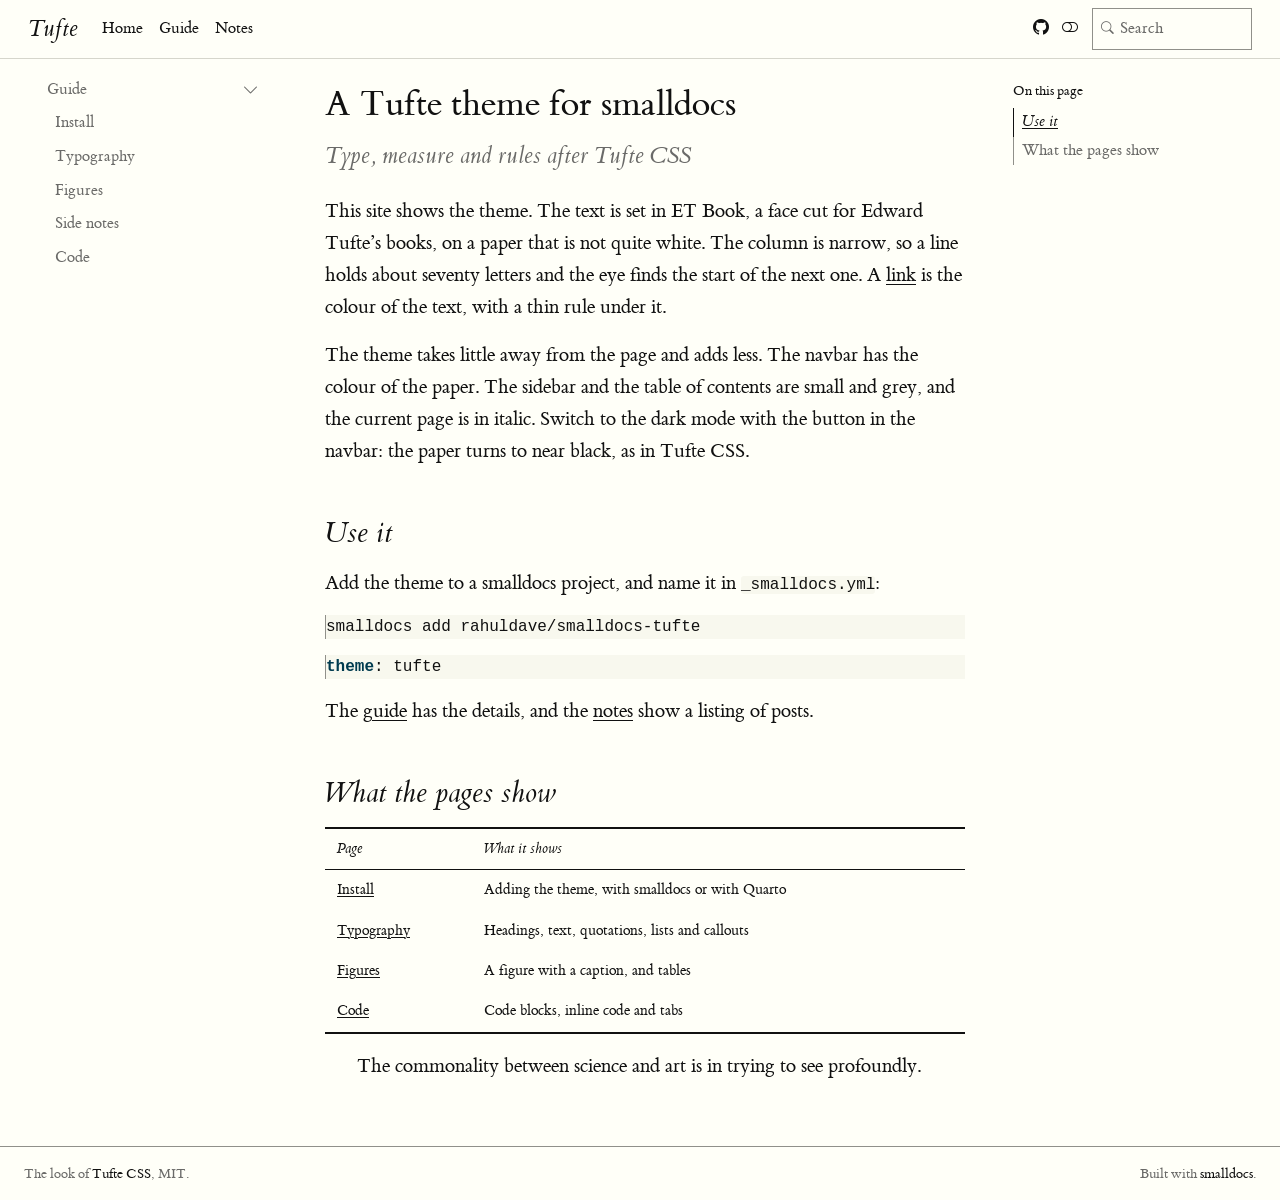
<file: index.html>
<!doctype html><html lang="en"><head><meta charset="utf-8"><meta name="generator" content="smalldocs-0.5.5"><meta name="viewport" content="width=device-width, initial-scale=1.0, user-scalable=yes"><meta name="description" content="A demo of the smalldocs-tufte theme"><title>A Tufte theme for smalldocs – Tufte</title><link rel="icon" href="site_libs/themes/tufte/logo.svg"><link rel="stylesheet" href="site_libs/themes/tufte/tufte.css" data-mode="light" class="quarto-color-scheme" id="quarto-bootstrap-light" media="not all and (prefers-color-scheme: dark)"><link rel="stylesheet" href="site_libs/themes/tufte/tufte-dark.css" data-mode="dark" class="quarto-color-scheme quarto-color-alternate" id="quarto-bootstrap-dark" media="(prefers-color-scheme: dark)"><link rel="stylesheet" href="site_libs/bootstrap-icons/bootstrap-icons.min.css"><link rel="stylesheet" href="site_libs/smalldocs.css"><meta name="smalldocs:offset" content="./"><script src="site_libs/bootstrap/bootstrap.bundle.min.js"></script><script src="site_libs/fuse/fuse.min.js"></script><script src="site_libs/smalldocs.js" defer></script><script>(function(){var d=document.documentElement,s=null;try{s=localStorage.getItem('smalldocs-scheme')}catch(e){}var alt=s?s==='alternate':!!(window.matchMedia&&matchMedia('(prefers-color-scheme: dark)').matches);var ls=document.querySelectorAll('link.quarto-color-scheme');if(alt)d.dataset.scheme='alternate';if(s)ls.forEach(function(l){var on=l.classList.contains('quarto-color-alternate')===alt;if(on)l.setAttribute('blocking','render');l.media=on?'all':'not all'});var on=ls[alt?1:0];if(on&&on.dataset.mode==='dark')d.classList.add('quarto-dark')})();</script></head><body class="nav-sidebar floating nav-fixed"><header id="quarto-header" class="headroom sticky-top"><nav class="navbar navbar-expand-lg sd-navbar-default"><div class="navbar-container container-fluid"><div class="navbar-brand-container mx-auto"><a class="navbar-brand" href="index.html"><span class="navbar-title">Tufte</span></a></div><button class="navbar-toggler" type="button" data-bs-toggle="collapse" data-bs-target="#navbarCollapse" aria-controls="navbarCollapse" aria-expanded="false" aria-label="Toggle navigation"><span class="navbar-toggler-icon"></span></button><div class="collapse navbar-collapse" id="navbarCollapse"><ul class="navbar-nav navbar-nav-scroll me-auto"><li class="nav-item"><a class="nav-link active" href="index.html" aria-current="page"><span class="menu-text">Home</span></a></li><li class="nav-item"><a class="nav-link" href="guide/install.html"><span class="menu-text">Guide</span></a></li><li class="nav-item"><a class="nav-link" href="notes/index.html"><span class="menu-text">Notes</span></a></li></ul><ul class="navbar-nav navbar-nav-scroll ms-auto"><li class="nav-item compact"><a class="nav-link" href="https://github.com/rahuldave/smalldocs-tufte" aria-label="github"><i class="bi bi-github" role="img"></i></a></li><li class="nav-item compact"><a class="quarto-color-scheme-toggle nav-link" href="" title="Toggle dark mode" onclick="window.smalldocsToggleScheme(); return false;"><i class="bi"></i></a></li></ul><div class="quarto-navbar-tools"><div class="smalldocs-search" id="quarto-search"><i class="bi bi-search" aria-hidden="true"></i><input type="search" class="form-control form-control-sm" placeholder="Search" aria-label="Search" autocomplete="off"><div class="smalldocs-search-results dropdown-menu"></div></div></div></div></div></nav><nav class="quarto-secondary-nav"><div class="container-fluid d-flex"><button type="button" class="quarto-btn-toggle btn" aria-controls="quarto-sidebar" aria-label="Toggle sidebar navigation"><i class="bi bi-layout-text-sidebar-reverse"></i></button></div></nav></header><div id="quarto-content" class="quarto-container page-columns page-rows-contents page-layout-article has-sidebar has-margin"><nav id="quarto-sidebar" class="sidebar collapse collapse-horizontal quarto-sidebar-collapse-item sidebar-navigation floating overflow-auto"><div class="sidebar-menu-container"><ul class="list-unstyled mt-1"><li class="sidebar-item sidebar-item-section"><div class="sidebar-item-container"><a class="sidebar-item-text sidebar-link text-start" data-bs-toggle="collapse" data-bs-target="#quarto-sidebar-section-1" role="navigation" aria-expanded="true"><span class="menu-text">Guide</span></a><a class="sidebar-item-toggle text-start" data-bs-toggle="collapse" data-bs-target="#quarto-sidebar-section-1" role="navigation" aria-expanded="true" aria-label="Toggle section"><i class="bi bi-chevron-right ms-2"></i></a></div><ul id="quarto-sidebar-section-1" class="collapse list-unstyled sidebar-section depth1 show"><li class="sidebar-item"><div class="sidebar-item-container"><a href="guide/install.html" class="sidebar-item-text sidebar-link"><span class="menu-text">Install</span></a></div></li><li class="sidebar-item"><div class="sidebar-item-container"><a href="guide/typography.html" class="sidebar-item-text sidebar-link"><span class="menu-text">Typography</span></a></div></li><li class="sidebar-item"><div class="sidebar-item-container"><a href="guide/figures.html" class="sidebar-item-text sidebar-link"><span class="menu-text">Figures</span></a></div></li><li class="sidebar-item"><div class="sidebar-item-container"><a href="guide/side-notes.html" class="sidebar-item-text sidebar-link"><span class="menu-text">Side notes</span></a></div></li><li class="sidebar-item"><div class="sidebar-item-container"><a href="guide/code.html" class="sidebar-item-text sidebar-link"><span class="menu-text">Code</span></a></div></li></ul></li></ul></div></nav><div id="quarto-sidebar-glass" class="quarto-sidebar-collapse-item"></div><div id="quarto-margin-sidebar" class="sidebar margin-sidebar"><nav id="TOC" role="doc-toc" class="toc-active"><h2 id="toc-title">On this page</h2><ul><li><a href="#use-it" id="toc-use-it" class="nav-link" data-scroll-target="#use-it">Use it</a></li><li><a href="#what-the-pages-show" id="toc-what-the-pages-show" class="nav-link" data-scroll-target="#what-the-pages-show">What the pages show</a></li></ul></nav></div><main class="content" id="quarto-document-content"><header id="title-block-header" class="quarto-title-block default"><div class="quarto-title"><h1 class="title">A Tufte theme for smalldocs</h1><p class="subtitle lead">Type, measure and rules after Tufte CSS</p></div><div class="quarto-title-meta"></div></header><p>This site shows the theme. The text is set in ET Book, a face cut for Edward
Tufte’s books, on a paper that is not quite white. The column is narrow, so a
line holds about seventy letters and the eye finds the start of the next one.
A <a href="https://edwardtufte.github.io/tufte-css/">link</a> is the colour of the text,
with a thin rule under it.</p>
<p>The theme takes little away from the page and adds less. The navbar has the
colour of the paper. The sidebar and the table of contents are small and grey,
and the current page is in italic. Switch to the dark mode with the button in
the navbar: the paper turns to near black, as in Tufte CSS.</p>
<section id="use-it" class="level2">
<h2 class="anchored" data-anchor-id="use-it">Use it</h2>
<p>Add the theme to a smalldocs project, and name it in <code>_smalldocs.yml</code>:</p>
<div class="code-copy-outer-scaffold"><div class="sourceCode" id="cb1"><pre class="sourceCode sh code-with-copy"><code class="sourceCode sh">smalldocs add rahuldave/smalldocs-tufte</code></pre></div><button title="Copy to Clipboard" class="code-copy-button"><i class="bi"></i></button></div>
<div class="code-copy-outer-scaffold"><div class="sourceCode" id="cb2"><pre class="sourceCode yaml code-with-copy"><code class="sourceCode yaml"><span class="kw">theme</span>: tufte</code></pre></div><button title="Copy to Clipboard" class="code-copy-button"><i class="bi"></i></button></div>
<p>The <a href="guide/install.html">guide</a> has the details, and the
<a href="notes/index.html">notes</a> show a listing of posts.</p>
</section>
<section id="what-the-pages-show" class="level2">
<h2 class="anchored" data-anchor-id="what-the-pages-show">What the pages show</h2>
<div class="sd-table">
<table class="caption-top table">
<thead>
<tr>
<th style="text-align:left">Page</th>
<th style="text-align:left">What it shows</th>
</tr>
</thead>
<tbody>
<tr>
<td style="text-align:left"><a href="guide/install.html">Install</a></td>
<td style="text-align:left">Adding the theme, with smalldocs or with Quarto</td>
</tr>
<tr>
<td style="text-align:left"><a href="guide/typography.html">Typography</a></td>
<td style="text-align:left">Headings, text, quotations, lists and callouts</td>
</tr>
<tr>
<td style="text-align:left"><a href="guide/figures.html">Figures</a></td>
<td style="text-align:left">A figure with a caption, and tables</td>
</tr>
<tr>
<td style="text-align:left"><a href="guide/code.html">Code</a></td>
<td style="text-align:left">Code blocks, inline code and tabs</td>
</tr>
</tbody>
</table>
</div>
<blockquote>
<p>The commonality between science and art is in trying to see profoundly.</p>
</blockquote>
</section>
</main></div><footer class="footer"><div class="nav-footer"><div class="nav-footer-left">The look of <a href="https://edwardtufte.github.io/tufte-css/">Tufte CSS</a>, MIT.</div><div class="nav-footer-center"></div><div class="nav-footer-right">Built with <a href="https://github.com/rahuldave/smalldocs">smalldocs</a>.</div></div></footer></body></html>
</file>
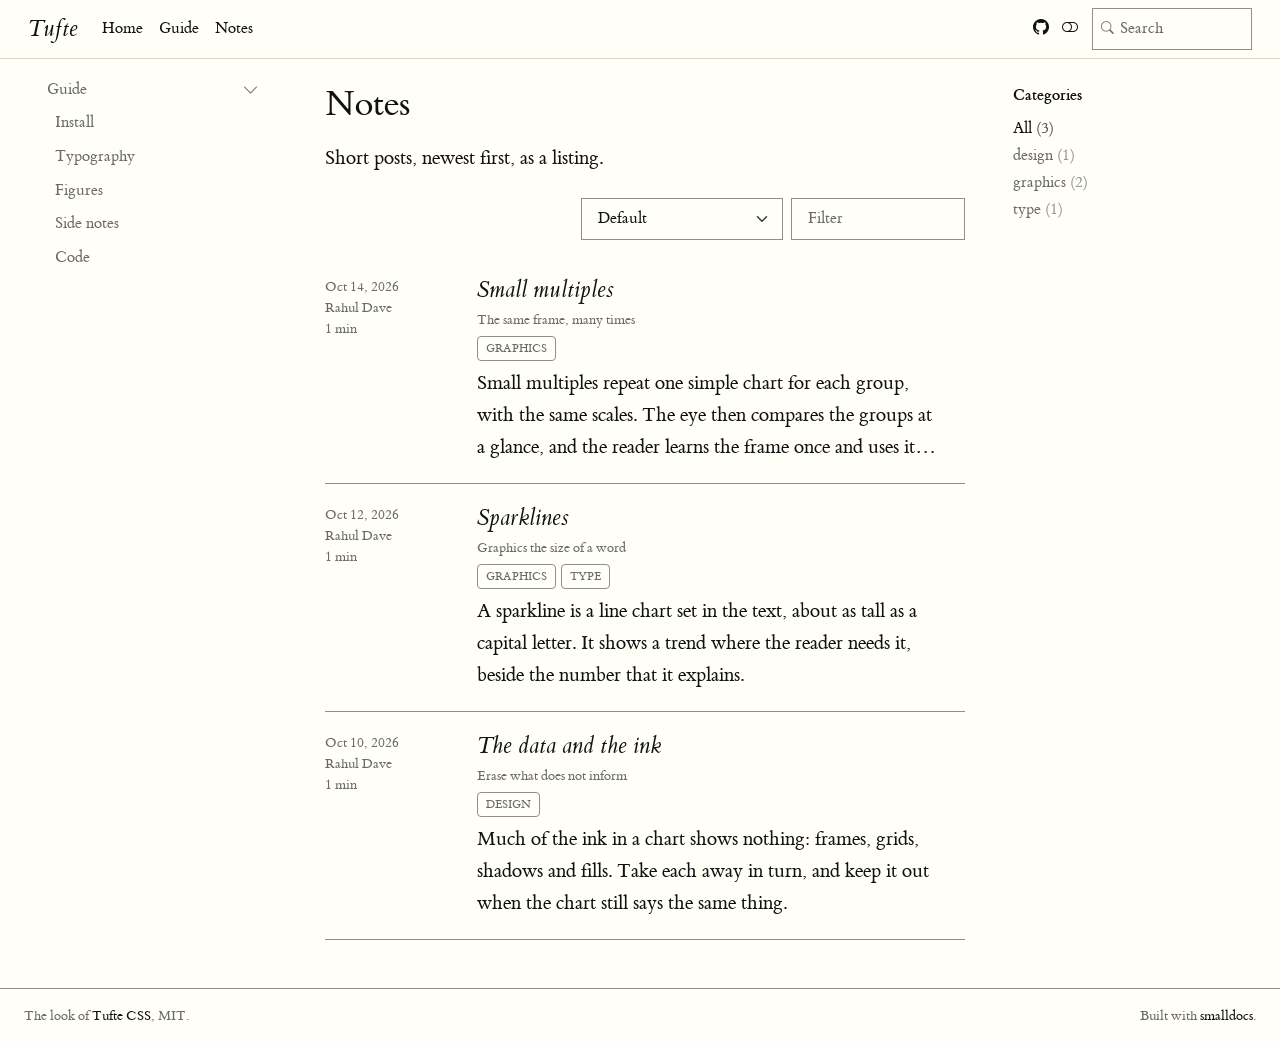
<file: notes/index.html>
<!doctype html><html lang="en"><head><meta charset="utf-8"><meta name="generator" content="smalldocs-0.5.5"><meta name="viewport" content="width=device-width, initial-scale=1.0, user-scalable=yes"><meta name="description" content="Short posts, newest first, as a listing."><title>Notes – Tufte</title><link rel="icon" href="../site_libs/themes/tufte/logo.svg"><link rel="stylesheet" href="../site_libs/themes/tufte/tufte.css" data-mode="light" class="quarto-color-scheme" id="quarto-bootstrap-light" media="not all and (prefers-color-scheme: dark)"><link rel="stylesheet" href="../site_libs/themes/tufte/tufte-dark.css" data-mode="dark" class="quarto-color-scheme quarto-color-alternate" id="quarto-bootstrap-dark" media="(prefers-color-scheme: dark)"><link rel="stylesheet" href="../site_libs/bootstrap-icons/bootstrap-icons.min.css"><link rel="stylesheet" href="../site_libs/smalldocs.css"><meta name="smalldocs:offset" content="../"><script src="../site_libs/bootstrap/bootstrap.bundle.min.js"></script><script src="../site_libs/fuse/fuse.min.js"></script><script src="../site_libs/smalldocs.js" defer></script><script>(function(){var d=document.documentElement,s=null;try{s=localStorage.getItem('smalldocs-scheme')}catch(e){}var alt=s?s==='alternate':!!(window.matchMedia&&matchMedia('(prefers-color-scheme: dark)').matches);var ls=document.querySelectorAll('link.quarto-color-scheme');if(alt)d.dataset.scheme='alternate';if(s)ls.forEach(function(l){var on=l.classList.contains('quarto-color-alternate')===alt;if(on)l.setAttribute('blocking','render');l.media=on?'all':'not all'});var on=ls[alt?1:0];if(on&&on.dataset.mode==='dark')d.classList.add('quarto-dark')})();</script></head><body class="nav-sidebar floating nav-fixed listing"><header id="quarto-header" class="headroom sticky-top"><nav class="navbar navbar-expand-lg sd-navbar-default"><div class="navbar-container container-fluid"><div class="navbar-brand-container mx-auto"><a class="navbar-brand" href="../index.html"><span class="navbar-title">Tufte</span></a></div><button class="navbar-toggler" type="button" data-bs-toggle="collapse" data-bs-target="#navbarCollapse" aria-controls="navbarCollapse" aria-expanded="false" aria-label="Toggle navigation"><span class="navbar-toggler-icon"></span></button><div class="collapse navbar-collapse" id="navbarCollapse"><ul class="navbar-nav navbar-nav-scroll me-auto"><li class="nav-item"><a class="nav-link" href="../index.html"><span class="menu-text">Home</span></a></li><li class="nav-item"><a class="nav-link" href="../guide/install.html"><span class="menu-text">Guide</span></a></li><li class="nav-item"><a class="nav-link active" href="index.html" aria-current="page"><span class="menu-text">Notes</span></a></li></ul><ul class="navbar-nav navbar-nav-scroll ms-auto"><li class="nav-item compact"><a class="nav-link" href="https://github.com/rahuldave/smalldocs-tufte" aria-label="github"><i class="bi bi-github" role="img"></i></a></li><li class="nav-item compact"><a class="quarto-color-scheme-toggle nav-link" href="" title="Toggle dark mode" onclick="window.smalldocsToggleScheme(); return false;"><i class="bi"></i></a></li></ul><div class="quarto-navbar-tools"><div class="smalldocs-search" id="quarto-search"><i class="bi bi-search" aria-hidden="true"></i><input type="search" class="form-control form-control-sm" placeholder="Search" aria-label="Search" autocomplete="off"><div class="smalldocs-search-results dropdown-menu"></div></div></div></div></div></nav><nav class="quarto-secondary-nav"><div class="container-fluid d-flex"><button type="button" class="quarto-btn-toggle btn" aria-controls="quarto-sidebar" aria-label="Toggle sidebar navigation"><i class="bi bi-layout-text-sidebar-reverse"></i></button></div></nav></header><div id="quarto-content" class="quarto-container page-columns page-rows-contents page-layout-article has-sidebar has-margin"><nav id="quarto-sidebar" class="sidebar collapse collapse-horizontal quarto-sidebar-collapse-item sidebar-navigation floating overflow-auto"><div class="sidebar-menu-container"><ul class="list-unstyled mt-1"><li class="sidebar-item sidebar-item-section"><div class="sidebar-item-container"><a class="sidebar-item-text sidebar-link text-start" data-bs-toggle="collapse" data-bs-target="#quarto-sidebar-section-1" role="navigation" aria-expanded="true"><span class="menu-text">Guide</span></a><a class="sidebar-item-toggle text-start" data-bs-toggle="collapse" data-bs-target="#quarto-sidebar-section-1" role="navigation" aria-expanded="true" aria-label="Toggle section"><i class="bi bi-chevron-right ms-2"></i></a></div><ul id="quarto-sidebar-section-1" class="collapse list-unstyled sidebar-section depth1 show"><li class="sidebar-item"><div class="sidebar-item-container"><a href="../guide/install.html" class="sidebar-item-text sidebar-link"><span class="menu-text">Install</span></a></div></li><li class="sidebar-item"><div class="sidebar-item-container"><a href="../guide/typography.html" class="sidebar-item-text sidebar-link"><span class="menu-text">Typography</span></a></div></li><li class="sidebar-item"><div class="sidebar-item-container"><a href="../guide/figures.html" class="sidebar-item-text sidebar-link"><span class="menu-text">Figures</span></a></div></li><li class="sidebar-item"><div class="sidebar-item-container"><a href="../guide/side-notes.html" class="sidebar-item-text sidebar-link"><span class="menu-text">Side notes</span></a></div></li><li class="sidebar-item"><div class="sidebar-item-container"><a href="../guide/code.html" class="sidebar-item-text sidebar-link"><span class="menu-text">Code</span></a></div></li></ul></li></ul></div></nav><div id="quarto-sidebar-glass" class="quarto-sidebar-collapse-item"></div><div id="quarto-margin-sidebar" class="sidebar margin-sidebar"><div class="quarto-listing-category-title">Categories</div><div class="quarto-listing-category category-default"><div class="category" data-category="">All <span class=quarto-category-count>(3)</span></div><div class="category" data-category="design">design <span class=quarto-category-count>(1)</span></div><div class="category" data-category="graphics">graphics <span class=quarto-category-count>(2)</span></div><div class="category" data-category="type">type <span class=quarto-category-count>(1)</span></div></div></div><main class="content" id="quarto-document-content"><header id="title-block-header" class="quarto-title-block default"><div class="quarto-title"><h1 class="title">Notes</h1></div><div><div class="description">Short posts, newest first, as a listing.</div></div><div class="quarto-title-meta"></div></header><div class="quarto-listing quarto-listing-container-default" id="listing-listing" data-page-size="50"><div class="listing-actions-group"><div class="quarto-listing-sort"><select class="form-select form-select-sm listing-sort" aria-label="Order by"><option value="">Default</option><option value="date:asc">Date - Oldest</option><option value="date:desc">Date - Newest</option><option value="title:asc">Title - Ascending</option><option value="title:desc">Title - Descending</option><option value="author:asc">Author - Ascending</option><option value="author:desc">Author - Descending</option></select></div><div class="quarto-listing-filter"><input type="search" class="form-control form-control-sm listing-filter" placeholder="Filter" aria-label="Filter listings"></div></div><div class="list quarto-listing-default"><div class="quarto-post image-right" data-index="0" data-categories="[&quot;graphics&quot;]" data-sort="{&quot;date&quot;: &quot;2026-10-14&quot;, &quot;title&quot;: &quot;small multiples&quot;, &quot;author&quot;: &quot;rahul dave&quot;, &quot;subtitle&quot;: &quot;the same frame, many times&quot;, &quot;filename&quot;: &quot;small-multiples.qmd&quot;, &quot;file-modified&quot;: 1792173287.249507, &quot;reading-time&quot;: 34, &quot;word-count&quot;: 34}" data-text="small multiples the same frame, many times small multiples repeat one simple chart for each group, with the same scales.
the eye then compares the groups at a glance, and the reader learns the frame
once and uses it… rahul dave graphics"><div class="metadata"><a href="small-multiples.html" class="no-external"><div class="listing-date">Oct 14, 2026</div><div class="listing-author">Rahul Dave</div><div class="listing-reading-time">1 min</div></a></div><div class="body"><a href="small-multiples.html" class="no-external"><h3 class="no-anchor listing-title">Small multiples</h3><div class="listing-subtitle">The same frame, many times</div></a><div class="listing-categories"><div class="listing-category" data-category="graphics">graphics</div></div><div class="listing-description"><a href="small-multiples.html" class="no-external">Small multiples repeat one simple chart for each group, with the same scales.
The eye then compares the groups at a glance, and the reader learns the frame
once and uses it…</a></div></div></div><div class="quarto-post image-right" data-index="1" data-categories="[&quot;graphics&quot;, &quot;type&quot;]" data-sort="{&quot;date&quot;: &quot;2026-10-12&quot;, &quot;title&quot;: &quot;sparklines&quot;, &quot;author&quot;: &quot;rahul dave&quot;, &quot;subtitle&quot;: &quot;graphics the size of a word&quot;, &quot;filename&quot;: &quot;sparklines.qmd&quot;, &quot;file-modified&quot;: 1792173287.249663, &quot;reading-time&quot;: 32, &quot;word-count&quot;: 32}" data-text="sparklines graphics the size of a word a sparkline is a line chart set in the text, about as tall as a capital
letter. it shows a trend where the reader needs it, beside the number that it
explains. rahul dave graphics type"><div class="metadata"><a href="sparklines.html" class="no-external"><div class="listing-date">Oct 12, 2026</div><div class="listing-author">Rahul Dave</div><div class="listing-reading-time">1 min</div></a></div><div class="body"><a href="sparklines.html" class="no-external"><h3 class="no-anchor listing-title">Sparklines</h3><div class="listing-subtitle">Graphics the size of a word</div></a><div class="listing-categories"><div class="listing-category" data-category="graphics">graphics</div><div class="listing-category" data-category="type">type</div></div><div class="listing-description"><a href="sparklines.html" class="no-external">A sparkline is a line chart set in the text, about as tall as a capital
letter. It shows a trend where the reader needs it, beside the number that it
explains.</a></div></div></div><div class="quarto-post image-right" data-index="2" data-categories="[&quot;design&quot;]" data-sort="{&quot;date&quot;: &quot;2026-10-10&quot;, &quot;title&quot;: &quot;the data and the ink&quot;, &quot;author&quot;: &quot;rahul dave&quot;, &quot;subtitle&quot;: &quot;erase what does not inform&quot;, &quot;filename&quot;: &quot;ink.qmd&quot;, &quot;file-modified&quot;: 1792173287.2493532, &quot;reading-time&quot;: 31, &quot;word-count&quot;: 31}" data-text="the data and the ink erase what does not inform much of the ink in a chart shows nothing: frames, grids, shadows and fills.
take each away in turn, and keep it out when the chart still says the same
thing. rahul dave design"><div class="metadata"><a href="ink.html" class="no-external"><div class="listing-date">Oct 10, 2026</div><div class="listing-author">Rahul Dave</div><div class="listing-reading-time">1 min</div></a></div><div class="body"><a href="ink.html" class="no-external"><h3 class="no-anchor listing-title">The data and the ink</h3><div class="listing-subtitle">Erase what does not inform</div></a><div class="listing-categories"><div class="listing-category" data-category="design">design</div></div><div class="listing-description"><a href="ink.html" class="no-external">Much of the ink in a chart shows nothing: frames, grids, shadows and fills.
Take each away in turn, and keep it out when the chart still says the same
thing.</a></div></div></div></div><div class="listing-no-matching d-none">No matching items</div><nav class="listing-pagination" aria-label="Pages"></nav></div></main></div><footer class="footer"><div class="nav-footer"><div class="nav-footer-left">The look of <a href="https://edwardtufte.github.io/tufte-css/">Tufte CSS</a>, MIT.</div><div class="nav-footer-center"></div><div class="nav-footer-right">Built with <a href="https://github.com/rahuldave/smalldocs">smalldocs</a>.</div></div></footer></body></html>
</file>
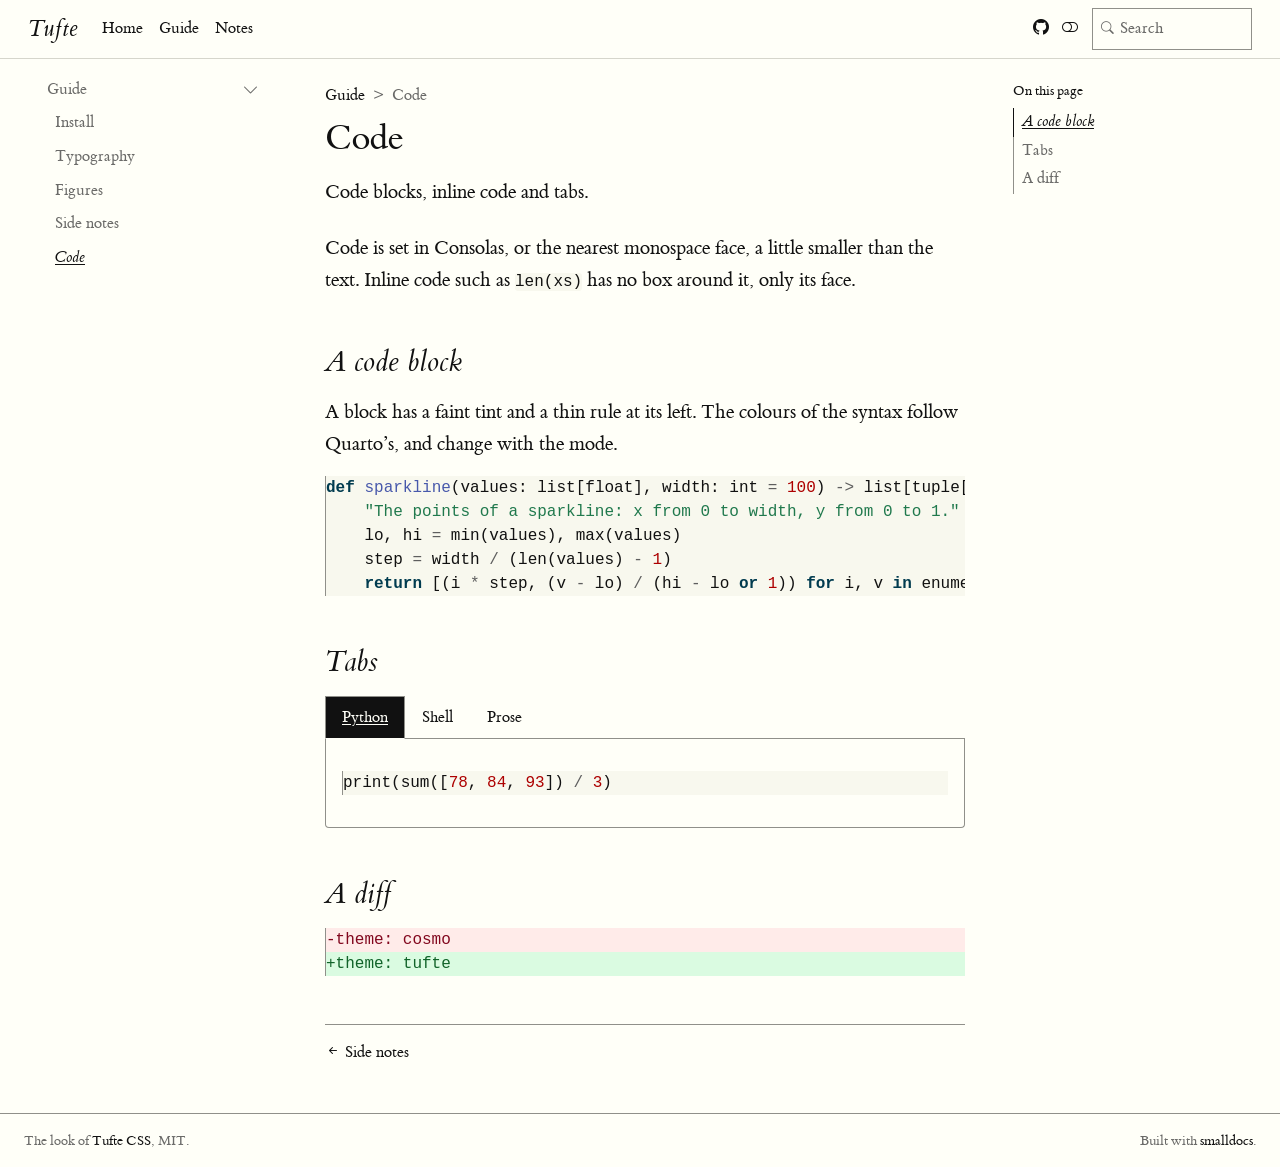
<file: guide/code.html>
<!doctype html><html lang="en"><head><meta charset="utf-8"><meta name="generator" content="smalldocs-0.5.5"><meta name="viewport" content="width=device-width, initial-scale=1.0, user-scalable=yes"><meta name="description" content="Code blocks, inline code and tabs."><title>Code – Tufte</title><link rel="icon" href="../site_libs/themes/tufte/logo.svg"><link rel="stylesheet" href="../site_libs/themes/tufte/tufte.css" data-mode="light" class="quarto-color-scheme" id="quarto-bootstrap-light" media="not all and (prefers-color-scheme: dark)"><link rel="stylesheet" href="../site_libs/themes/tufte/tufte-dark.css" data-mode="dark" class="quarto-color-scheme quarto-color-alternate" id="quarto-bootstrap-dark" media="(prefers-color-scheme: dark)"><link rel="stylesheet" href="../site_libs/bootstrap-icons/bootstrap-icons.min.css"><link rel="stylesheet" href="../site_libs/smalldocs.css"><meta name="smalldocs:offset" content="../"><script src="../site_libs/bootstrap/bootstrap.bundle.min.js"></script><script src="../site_libs/fuse/fuse.min.js"></script><script src="../site_libs/smalldocs.js" defer></script><script>(function(){var d=document.documentElement,s=null;try{s=localStorage.getItem('smalldocs-scheme')}catch(e){}var alt=s?s==='alternate':!!(window.matchMedia&&matchMedia('(prefers-color-scheme: dark)').matches);var ls=document.querySelectorAll('link.quarto-color-scheme');if(alt)d.dataset.scheme='alternate';if(s)ls.forEach(function(l){var on=l.classList.contains('quarto-color-alternate')===alt;if(on)l.setAttribute('blocking','render');l.media=on?'all':'not all'});var on=ls[alt?1:0];if(on&&on.dataset.mode==='dark')d.classList.add('quarto-dark')})();</script></head><body class="nav-sidebar floating nav-fixed"><header id="quarto-header" class="headroom sticky-top"><nav class="navbar navbar-expand-lg sd-navbar-default"><div class="navbar-container container-fluid"><div class="navbar-brand-container mx-auto"><a class="navbar-brand" href="../index.html"><span class="navbar-title">Tufte</span></a></div><button class="navbar-toggler" type="button" data-bs-toggle="collapse" data-bs-target="#navbarCollapse" aria-controls="navbarCollapse" aria-expanded="false" aria-label="Toggle navigation"><span class="navbar-toggler-icon"></span></button><div class="collapse navbar-collapse" id="navbarCollapse"><ul class="navbar-nav navbar-nav-scroll me-auto"><li class="nav-item"><a class="nav-link" href="../index.html"><span class="menu-text">Home</span></a></li><li class="nav-item"><a class="nav-link" href="install.html"><span class="menu-text">Guide</span></a></li><li class="nav-item"><a class="nav-link" href="../notes/index.html"><span class="menu-text">Notes</span></a></li></ul><ul class="navbar-nav navbar-nav-scroll ms-auto"><li class="nav-item compact"><a class="nav-link" href="https://github.com/rahuldave/smalldocs-tufte" aria-label="github"><i class="bi bi-github" role="img"></i></a></li><li class="nav-item compact"><a class="quarto-color-scheme-toggle nav-link" href="" title="Toggle dark mode" onclick="window.smalldocsToggleScheme(); return false;"><i class="bi"></i></a></li></ul><div class="quarto-navbar-tools"><div class="smalldocs-search" id="quarto-search"><i class="bi bi-search" aria-hidden="true"></i><input type="search" class="form-control form-control-sm" placeholder="Search" aria-label="Search" autocomplete="off"><div class="smalldocs-search-results dropdown-menu"></div></div></div></div></div></nav><nav class="quarto-secondary-nav"><div class="container-fluid d-flex"><button type="button" class="quarto-btn-toggle btn" aria-controls="quarto-sidebar" aria-label="Toggle sidebar navigation"><i class="bi bi-layout-text-sidebar-reverse"></i></button><nav class="quarto-page-breadcrumbs" aria-label="breadcrumb"><ol class="breadcrumb"><li class="breadcrumb-item"><a href="install.html">Guide</a></li><li class="breadcrumb-item"><a href="code.html">Code</a></li></ol></nav></div></nav></header><div id="quarto-content" class="quarto-container page-columns page-rows-contents page-layout-article has-sidebar has-margin"><nav id="quarto-sidebar" class="sidebar collapse collapse-horizontal quarto-sidebar-collapse-item sidebar-navigation floating overflow-auto"><div class="sidebar-menu-container"><ul class="list-unstyled mt-1"><li class="sidebar-item sidebar-item-section"><div class="sidebar-item-container"><a class="sidebar-item-text sidebar-link text-start" data-bs-toggle="collapse" data-bs-target="#quarto-sidebar-section-1" role="navigation" aria-expanded="true"><span class="menu-text">Guide</span></a><a class="sidebar-item-toggle text-start" data-bs-toggle="collapse" data-bs-target="#quarto-sidebar-section-1" role="navigation" aria-expanded="true" aria-label="Toggle section"><i class="bi bi-chevron-right ms-2"></i></a></div><ul id="quarto-sidebar-section-1" class="collapse list-unstyled sidebar-section depth1 show"><li class="sidebar-item"><div class="sidebar-item-container"><a href="install.html" class="sidebar-item-text sidebar-link"><span class="menu-text">Install</span></a></div></li><li class="sidebar-item"><div class="sidebar-item-container"><a href="typography.html" class="sidebar-item-text sidebar-link"><span class="menu-text">Typography</span></a></div></li><li class="sidebar-item"><div class="sidebar-item-container"><a href="figures.html" class="sidebar-item-text sidebar-link"><span class="menu-text">Figures</span></a></div></li><li class="sidebar-item"><div class="sidebar-item-container"><a href="side-notes.html" class="sidebar-item-text sidebar-link"><span class="menu-text">Side notes</span></a></div></li><li class="sidebar-item"><div class="sidebar-item-container"><a href="code.html" class="sidebar-item-text sidebar-link active" aria-current="page"><span class="menu-text">Code</span></a></div></li></ul></li></ul></div></nav><div id="quarto-sidebar-glass" class="quarto-sidebar-collapse-item"></div><div id="quarto-margin-sidebar" class="sidebar margin-sidebar"><nav id="TOC" role="doc-toc" class="toc-active"><h2 id="toc-title">On this page</h2><ul><li><a href="#a-code-block" id="toc-a-code-block" class="nav-link" data-scroll-target="#a-code-block">A code block</a></li><li><a href="#tabs" id="toc-tabs" class="nav-link" data-scroll-target="#tabs">Tabs</a></li><li><a href="#a-diff" id="toc-a-diff" class="nav-link" data-scroll-target="#a-diff">A diff</a></li></ul></nav></div><main class="content" id="quarto-document-content"><header id="title-block-header" class="quarto-title-block default"><nav class="quarto-page-breadcrumbs quarto-title-breadcrumbs d-none d-lg-block" aria-label="breadcrumb"><ol class="breadcrumb"><li class="breadcrumb-item"><a href="install.html">Guide</a></li><li class="breadcrumb-item"><a href="code.html">Code</a></li></ol></nav><div class="quarto-title"><h1 class="title">Code</h1></div><div><div class="description">Code blocks, inline code and tabs.</div></div><div class="quarto-title-meta"></div></header><p>Code is set in Consolas, or the nearest monospace face, a little smaller than
the text. Inline code such as <code>len(xs)</code> has no box around it, only its face.</p>
<section id="a-code-block" class="level2">
<h2 class="anchored" data-anchor-id="a-code-block">A code block</h2>
<p>A block has a faint tint and a thin rule at its left. The colours of the
syntax follow Quarto’s, and change with the mode.</p>
<div class="code-copy-outer-scaffold"><div class="sourceCode" id="cb1"><pre class="sourceCode python code-with-copy"><code class="sourceCode python"><span class="kw">def</span> <span class="fu">sparkline</span>(values: <span class="bu">list</span>[<span class="bu">float</span>], width: <span class="bu">int</span> <span class="op">=</span> <span class="dv">100</span>) <span class="op">-</span><span class="op">&gt;</span> <span class="bu">list</span>[<span class="bu">tuple</span>[<span class="bu">float</span>, <span class="bu">float</span>]]:
    <span class="st">&quot;</span><span class="st">The points of a sparkline: x from 0 to width, y from 0 to 1.</span><span class="st">&quot;</span>
    lo, hi <span class="op">=</span> <span class="bu">min</span>(values), <span class="bu">max</span>(values)
    step <span class="op">=</span> width <span class="op">/</span> (<span class="bu">len</span>(values) <span class="op">-</span> <span class="dv">1</span>)
    <span class="cf">return</span> [(i <span class="op">*</span> step, (v <span class="op">-</span> lo) <span class="op">/</span> (hi <span class="op">-</span> lo <span class="kw">or</span> <span class="dv">1</span>)) <span class="cf">for</span> i, v <span class="kw">in</span> <span class="bu">enumerate</span>(values)]</code></pre></div><button title="Copy to Clipboard" class="code-copy-button"><i class="bi"></i></button></div>
</section>
<section id="tabs" class="level2">
<h2 class="anchored" data-anchor-id="tabs">Tabs</h2>
<div class="panel-tabset"><ul class="nav nav-tabs" role="tablist"><li class="nav-item" role="presentation"><a class="nav-link active" id="tabset-1-1-tab" data-bs-toggle="tab" data-bs-target="#tabset-1-1" role="tab" aria-controls="tabset-1-1" aria-selected="true" href="">Python</a></li><li class="nav-item" role="presentation"><a class="nav-link" id="tabset-1-2-tab" data-bs-toggle="tab" data-bs-target="#tabset-1-2" role="tab" aria-controls="tabset-1-2" aria-selected="false" href="">Shell</a></li><li class="nav-item" role="presentation"><a class="nav-link" id="tabset-1-3-tab" data-bs-toggle="tab" data-bs-target="#tabset-1-3" role="tab" aria-controls="tabset-1-3" aria-selected="false" href="">Prose</a></li></ul><div class="tab-content">
<div id="tabset-1-1" class="tab-pane active" role="tabpanel" aria-labelledby="tabset-1-1-tab">
<div class="code-copy-outer-scaffold"><div class="sourceCode" id="cb2"><pre class="sourceCode python code-with-copy"><code class="sourceCode python"><span class="bu">print</span>(<span class="bu">sum</span>([<span class="dv">78</span>, <span class="dv">84</span>, <span class="dv">93</span>]) <span class="op">/</span> <span class="dv">3</span>)</code></pre></div><button title="Copy to Clipboard" class="code-copy-button"><i class="bi"></i></button></div>
</div>
<div id="tabset-1-2" class="tab-pane" role="tabpanel" aria-labelledby="tabset-1-2-tab">
<div class="code-copy-outer-scaffold"><div class="sourceCode" id="cb3"><pre class="sourceCode sh code-with-copy"><code class="sourceCode sh">smalldocs render example</code></pre></div><button title="Copy to Clipboard" class="code-copy-button"><i class="bi"></i></button></div>
</div>
<div id="tabset-1-3" class="tab-pane" role="tabpanel" aria-labelledby="tabset-1-3-tab">
<p>A tab can hold text as well as code.</p>
</div>
</div></div>
</section>
<section id="a-diff" class="level2">
<h2 class="anchored" data-anchor-id="a-diff">A diff</h2>
<div class="code-copy-outer-scaffold"><div class="sourceCode" id="cb4"><pre class="sourceCode diff code-with-copy"><code class="sourceCode diff"><span class="gd">-theme: cosmo</span>
<span class="gi">+theme: tufte</span></code></pre></div><button title="Copy to Clipboard" class="code-copy-button"><i class="bi"></i></button></div>
</section>
<nav class="page-navigation"><div class="nav-page nav-page-previous"><a href="side-notes.html" class="pagination-link"><i class="bi bi-arrow-left-short"></i> <span class="nav-page-text">Side notes</span></a></div><div class="nav-page nav-page-next"></div></nav></main></div><footer class="footer"><div class="nav-footer"><div class="nav-footer-left">The look of <a href="https://edwardtufte.github.io/tufte-css/">Tufte CSS</a>, MIT.</div><div class="nav-footer-center"></div><div class="nav-footer-right">Built with <a href="https://github.com/rahuldave/smalldocs">smalldocs</a>.</div></div></footer></body></html>
</file>
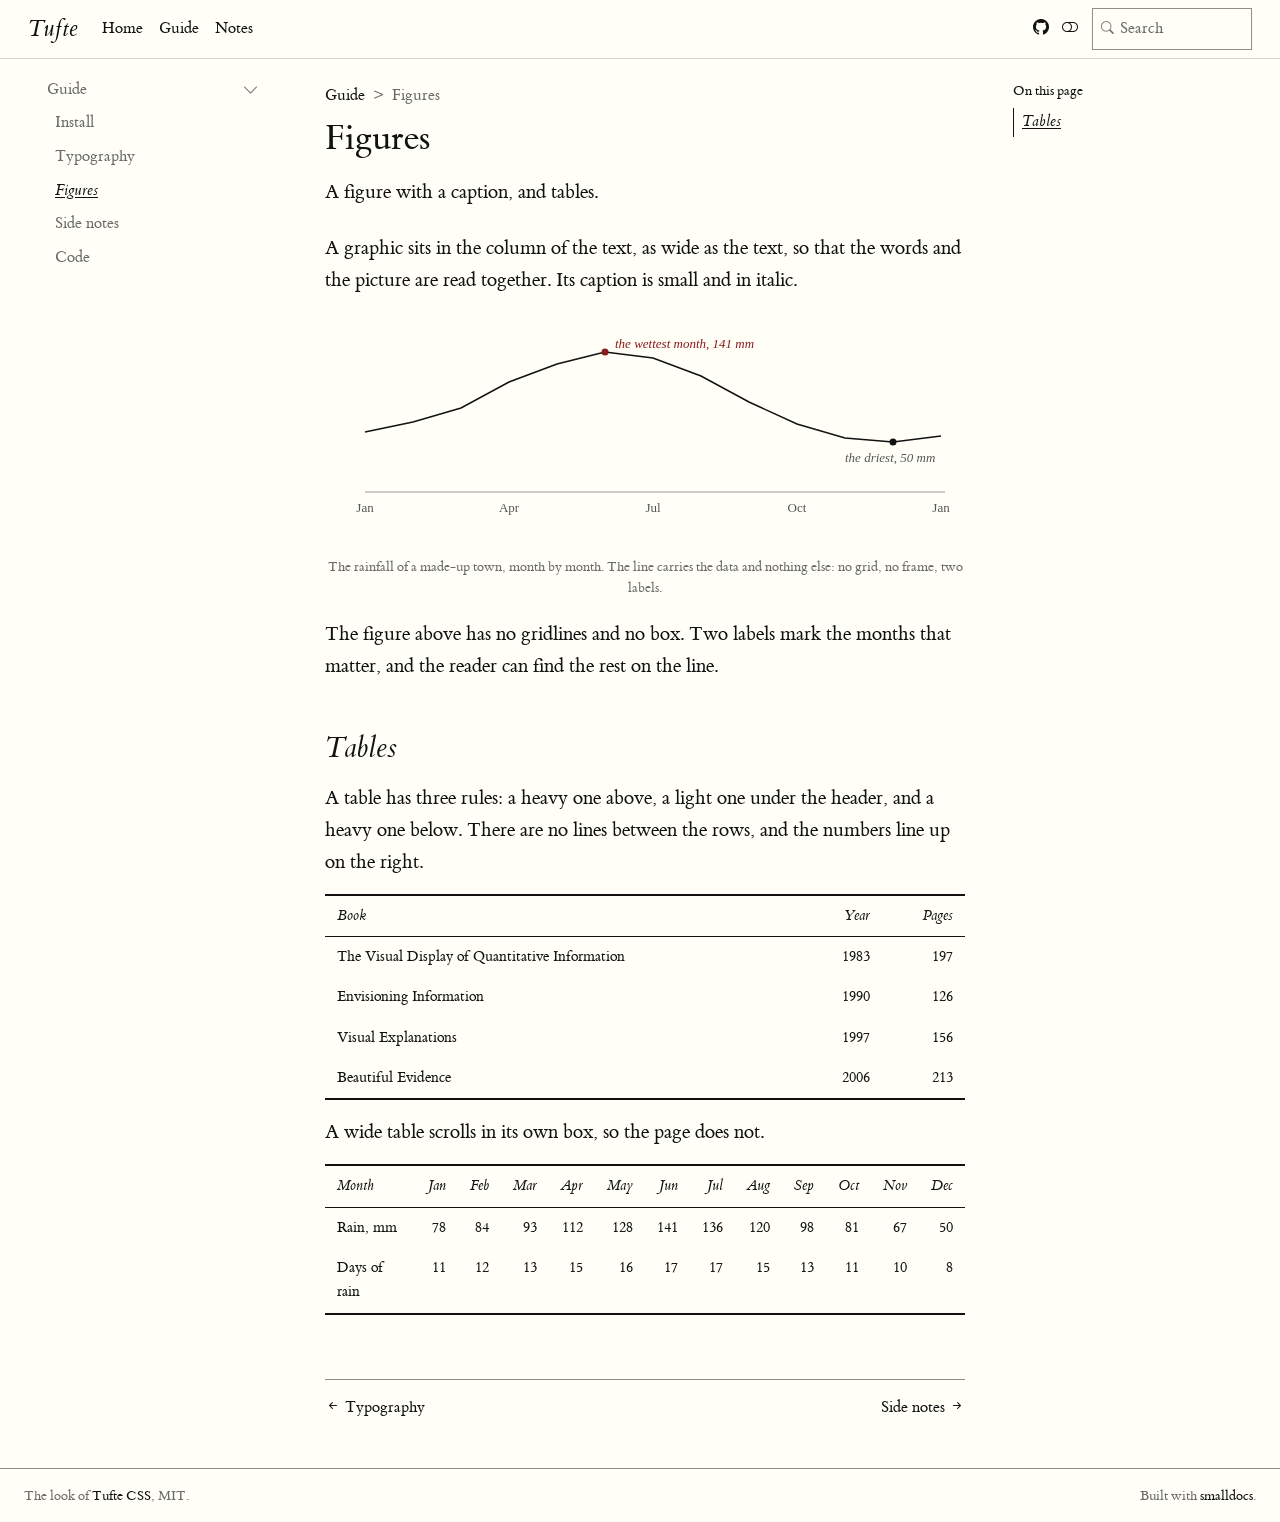
<file: guide/figures.html>
<!doctype html><html lang="en"><head><meta charset="utf-8"><meta name="generator" content="smalldocs-0.5.5"><meta name="viewport" content="width=device-width, initial-scale=1.0, user-scalable=yes"><meta name="description" content="A figure with a caption, and tables."><title>Figures – Tufte</title><link rel="icon" href="../site_libs/themes/tufte/logo.svg"><link rel="stylesheet" href="../site_libs/themes/tufte/tufte.css" data-mode="light" class="quarto-color-scheme" id="quarto-bootstrap-light" media="not all and (prefers-color-scheme: dark)"><link rel="stylesheet" href="../site_libs/themes/tufte/tufte-dark.css" data-mode="dark" class="quarto-color-scheme quarto-color-alternate" id="quarto-bootstrap-dark" media="(prefers-color-scheme: dark)"><link rel="stylesheet" href="../site_libs/bootstrap-icons/bootstrap-icons.min.css"><link rel="stylesheet" href="../site_libs/smalldocs.css"><meta name="smalldocs:offset" content="../"><script src="../site_libs/bootstrap/bootstrap.bundle.min.js"></script><script src="../site_libs/fuse/fuse.min.js"></script><script src="../site_libs/smalldocs.js" defer></script><script>(function(){var d=document.documentElement,s=null;try{s=localStorage.getItem('smalldocs-scheme')}catch(e){}var alt=s?s==='alternate':!!(window.matchMedia&&matchMedia('(prefers-color-scheme: dark)').matches);var ls=document.querySelectorAll('link.quarto-color-scheme');if(alt)d.dataset.scheme='alternate';if(s)ls.forEach(function(l){var on=l.classList.contains('quarto-color-alternate')===alt;if(on)l.setAttribute('blocking','render');l.media=on?'all':'not all'});var on=ls[alt?1:0];if(on&&on.dataset.mode==='dark')d.classList.add('quarto-dark')})();</script></head><body class="nav-sidebar floating nav-fixed"><header id="quarto-header" class="headroom sticky-top"><nav class="navbar navbar-expand-lg sd-navbar-default"><div class="navbar-container container-fluid"><div class="navbar-brand-container mx-auto"><a class="navbar-brand" href="../index.html"><span class="navbar-title">Tufte</span></a></div><button class="navbar-toggler" type="button" data-bs-toggle="collapse" data-bs-target="#navbarCollapse" aria-controls="navbarCollapse" aria-expanded="false" aria-label="Toggle navigation"><span class="navbar-toggler-icon"></span></button><div class="collapse navbar-collapse" id="navbarCollapse"><ul class="navbar-nav navbar-nav-scroll me-auto"><li class="nav-item"><a class="nav-link" href="../index.html"><span class="menu-text">Home</span></a></li><li class="nav-item"><a class="nav-link" href="install.html"><span class="menu-text">Guide</span></a></li><li class="nav-item"><a class="nav-link" href="../notes/index.html"><span class="menu-text">Notes</span></a></li></ul><ul class="navbar-nav navbar-nav-scroll ms-auto"><li class="nav-item compact"><a class="nav-link" href="https://github.com/rahuldave/smalldocs-tufte" aria-label="github"><i class="bi bi-github" role="img"></i></a></li><li class="nav-item compact"><a class="quarto-color-scheme-toggle nav-link" href="" title="Toggle dark mode" onclick="window.smalldocsToggleScheme(); return false;"><i class="bi"></i></a></li></ul><div class="quarto-navbar-tools"><div class="smalldocs-search" id="quarto-search"><i class="bi bi-search" aria-hidden="true"></i><input type="search" class="form-control form-control-sm" placeholder="Search" aria-label="Search" autocomplete="off"><div class="smalldocs-search-results dropdown-menu"></div></div></div></div></div></nav><nav class="quarto-secondary-nav"><div class="container-fluid d-flex"><button type="button" class="quarto-btn-toggle btn" aria-controls="quarto-sidebar" aria-label="Toggle sidebar navigation"><i class="bi bi-layout-text-sidebar-reverse"></i></button><nav class="quarto-page-breadcrumbs" aria-label="breadcrumb"><ol class="breadcrumb"><li class="breadcrumb-item"><a href="install.html">Guide</a></li><li class="breadcrumb-item"><a href="figures.html">Figures</a></li></ol></nav></div></nav></header><div id="quarto-content" class="quarto-container page-columns page-rows-contents page-layout-article has-sidebar has-margin"><nav id="quarto-sidebar" class="sidebar collapse collapse-horizontal quarto-sidebar-collapse-item sidebar-navigation floating overflow-auto"><div class="sidebar-menu-container"><ul class="list-unstyled mt-1"><li class="sidebar-item sidebar-item-section"><div class="sidebar-item-container"><a class="sidebar-item-text sidebar-link text-start" data-bs-toggle="collapse" data-bs-target="#quarto-sidebar-section-1" role="navigation" aria-expanded="true"><span class="menu-text">Guide</span></a><a class="sidebar-item-toggle text-start" data-bs-toggle="collapse" data-bs-target="#quarto-sidebar-section-1" role="navigation" aria-expanded="true" aria-label="Toggle section"><i class="bi bi-chevron-right ms-2"></i></a></div><ul id="quarto-sidebar-section-1" class="collapse list-unstyled sidebar-section depth1 show"><li class="sidebar-item"><div class="sidebar-item-container"><a href="install.html" class="sidebar-item-text sidebar-link"><span class="menu-text">Install</span></a></div></li><li class="sidebar-item"><div class="sidebar-item-container"><a href="typography.html" class="sidebar-item-text sidebar-link"><span class="menu-text">Typography</span></a></div></li><li class="sidebar-item"><div class="sidebar-item-container"><a href="figures.html" class="sidebar-item-text sidebar-link active" aria-current="page"><span class="menu-text">Figures</span></a></div></li><li class="sidebar-item"><div class="sidebar-item-container"><a href="side-notes.html" class="sidebar-item-text sidebar-link"><span class="menu-text">Side notes</span></a></div></li><li class="sidebar-item"><div class="sidebar-item-container"><a href="code.html" class="sidebar-item-text sidebar-link"><span class="menu-text">Code</span></a></div></li></ul></li></ul></div></nav><div id="quarto-sidebar-glass" class="quarto-sidebar-collapse-item"></div><div id="quarto-margin-sidebar" class="sidebar margin-sidebar"><nav id="TOC" role="doc-toc" class="toc-active"><h2 id="toc-title">On this page</h2><ul><li><a href="#tables" id="toc-tables" class="nav-link" data-scroll-target="#tables">Tables</a></li></ul></nav></div><main class="content" id="quarto-document-content"><header id="title-block-header" class="quarto-title-block default"><nav class="quarto-page-breadcrumbs quarto-title-breadcrumbs d-none d-lg-block" aria-label="breadcrumb"><ol class="breadcrumb"><li class="breadcrumb-item"><a href="install.html">Guide</a></li><li class="breadcrumb-item"><a href="figures.html">Figures</a></li></ol></nav><div class="quarto-title"><h1 class="title">Figures</h1></div><div><div class="description">A figure with a caption, and tables.</div></div><div class="quarto-title-meta"></div></header><p>A graphic sits in the column of the text, as wide as the text, so that the
words and the picture are read together. Its caption is small and in italic.</p>
<div class="quarto-figure quarto-figure-center">
<figure class="figure">
<p><img alt="The rainfall of a made-up town, month by month. The line carries the data and nothing else: no grid, no frame, two labels." src="../images/rainfall.svg" id="fig-rain" class="img-fluid figure-img"></p>
<figcaption>The rainfall of a made-up town, month by month. The line carries the data and nothing else: no grid, no frame, two labels.</figcaption>
</figure>
</div>
<p>The figure above has no gridlines and no box. Two labels mark the months that
matter, and the reader can find the rest on the line.</p>
<section id="tables" class="level2">
<h2 class="anchored" data-anchor-id="tables">Tables</h2>
<p>A table has three rules: a heavy one above, a light one under the header, and
a heavy one below. There are no lines between the rows, and the numbers line
up on the right.</p>
<div class="sd-table">
<table class="caption-top table">
<thead>
<tr>
<th style="text-align:left">Book</th>
<th style="text-align:right">Year</th>
<th style="text-align:right">Pages</th>
</tr>
</thead>
<tbody>
<tr>
<td style="text-align:left">The Visual Display of Quantitative Information</td>
<td style="text-align:right">1983</td>
<td style="text-align:right">197</td>
</tr>
<tr>
<td style="text-align:left">Envisioning Information</td>
<td style="text-align:right">1990</td>
<td style="text-align:right">126</td>
</tr>
<tr>
<td style="text-align:left">Visual Explanations</td>
<td style="text-align:right">1997</td>
<td style="text-align:right">156</td>
</tr>
<tr>
<td style="text-align:left">Beautiful Evidence</td>
<td style="text-align:right">2006</td>
<td style="text-align:right">213</td>
</tr>
</tbody>
</table>
</div>
<p>A wide table scrolls in its own box, so the page does not.</p>
<div class="sd-table">
<table class="caption-top table">
<thead>
<tr>
<th style="text-align:left">Month</th>
<th style="text-align:right">Jan</th>
<th style="text-align:right">Feb</th>
<th style="text-align:right">Mar</th>
<th style="text-align:right">Apr</th>
<th style="text-align:right">May</th>
<th style="text-align:right">Jun</th>
<th style="text-align:right">Jul</th>
<th style="text-align:right">Aug</th>
<th style="text-align:right">Sep</th>
<th style="text-align:right">Oct</th>
<th style="text-align:right">Nov</th>
<th style="text-align:right">Dec</th>
</tr>
</thead>
<tbody>
<tr>
<td style="text-align:left">Rain, mm</td>
<td style="text-align:right">78</td>
<td style="text-align:right">84</td>
<td style="text-align:right">93</td>
<td style="text-align:right">112</td>
<td style="text-align:right">128</td>
<td style="text-align:right">141</td>
<td style="text-align:right">136</td>
<td style="text-align:right">120</td>
<td style="text-align:right">98</td>
<td style="text-align:right">81</td>
<td style="text-align:right">67</td>
<td style="text-align:right">50</td>
</tr>
<tr>
<td style="text-align:left">Days of rain</td>
<td style="text-align:right">11</td>
<td style="text-align:right">12</td>
<td style="text-align:right">13</td>
<td style="text-align:right">15</td>
<td style="text-align:right">16</td>
<td style="text-align:right">17</td>
<td style="text-align:right">17</td>
<td style="text-align:right">15</td>
<td style="text-align:right">13</td>
<td style="text-align:right">11</td>
<td style="text-align:right">10</td>
<td style="text-align:right">8</td>
</tr>
</tbody>
</table>
</div>
</section>
<nav class="page-navigation"><div class="nav-page nav-page-previous"><a href="typography.html" class="pagination-link"><i class="bi bi-arrow-left-short"></i> <span class="nav-page-text">Typography</span></a></div><div class="nav-page nav-page-next"><a href="side-notes.html" class="pagination-link"><span class="nav-page-text">Side notes</span> <i class="bi bi-arrow-right-short"></i></a></div></nav></main></div><footer class="footer"><div class="nav-footer"><div class="nav-footer-left">The look of <a href="https://edwardtufte.github.io/tufte-css/">Tufte CSS</a>, MIT.</div><div class="nav-footer-center"></div><div class="nav-footer-right">Built with <a href="https://github.com/rahuldave/smalldocs">smalldocs</a>.</div></div></footer></body></html>
</file>
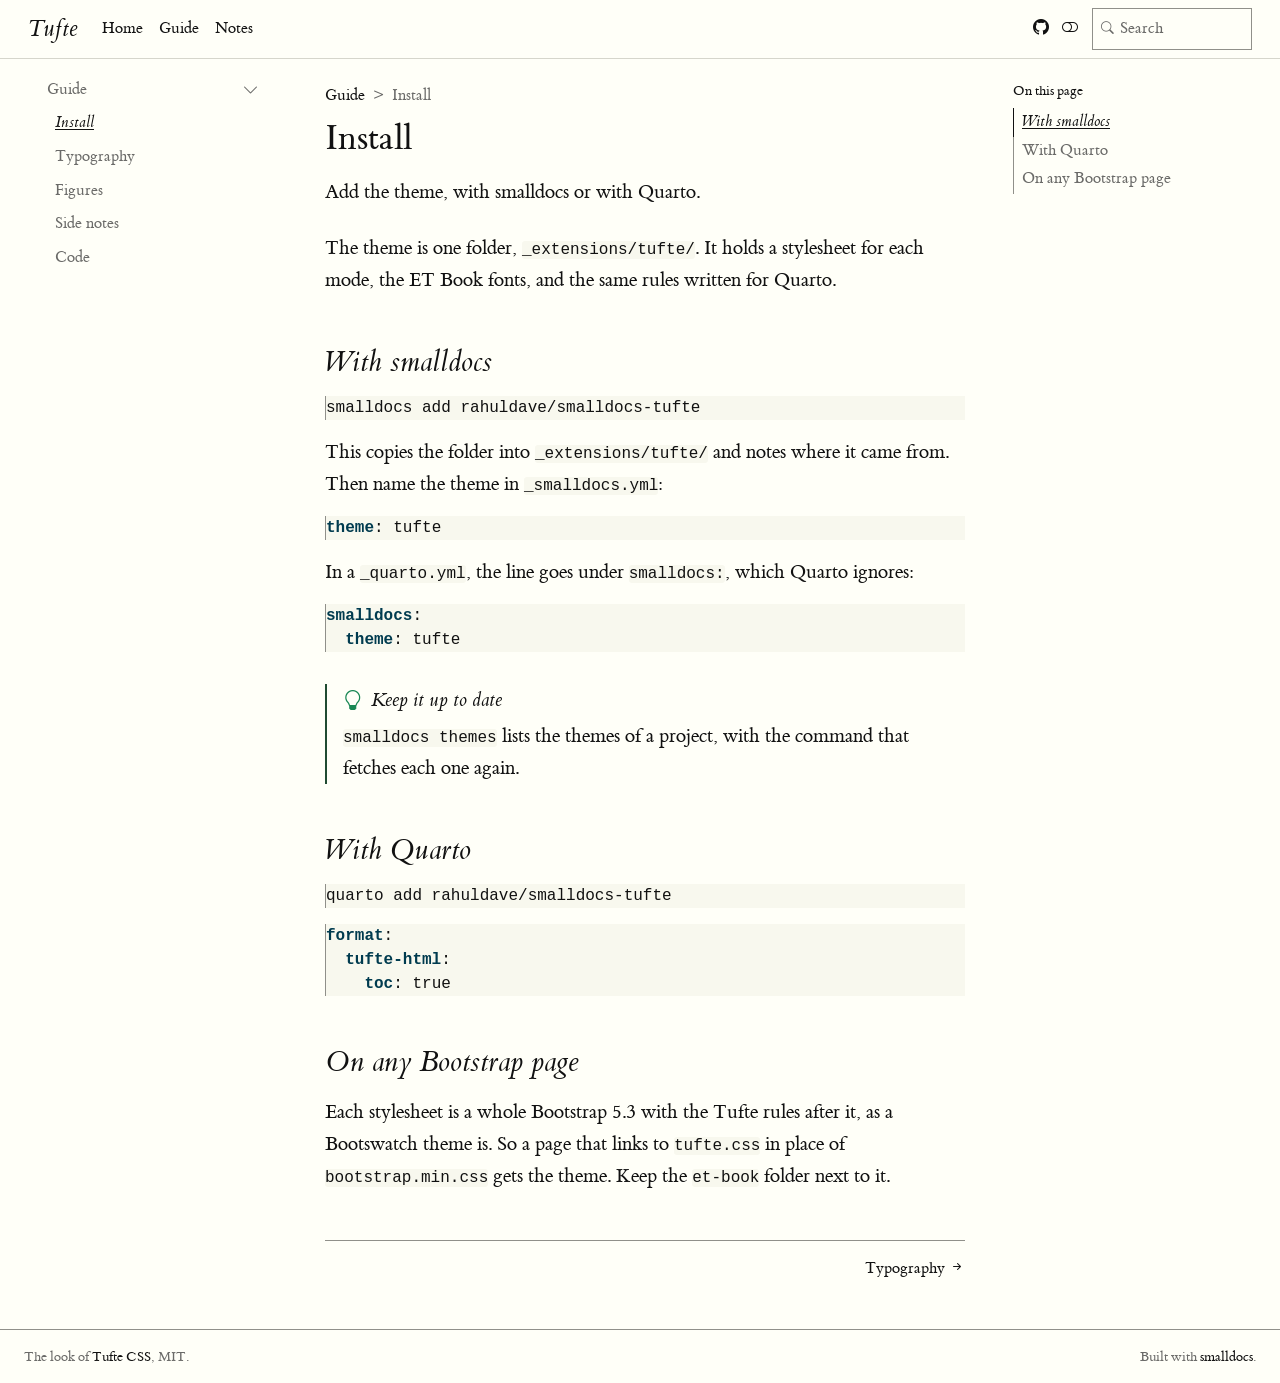
<file: guide/install.html>
<!doctype html><html lang="en"><head><meta charset="utf-8"><meta name="generator" content="smalldocs-0.5.5"><meta name="viewport" content="width=device-width, initial-scale=1.0, user-scalable=yes"><meta name="description" content="Add the theme, with smalldocs or with Quarto."><title>Install – Tufte</title><link rel="icon" href="../site_libs/themes/tufte/logo.svg"><link rel="stylesheet" href="../site_libs/themes/tufte/tufte.css" data-mode="light" class="quarto-color-scheme" id="quarto-bootstrap-light" media="not all and (prefers-color-scheme: dark)"><link rel="stylesheet" href="../site_libs/themes/tufte/tufte-dark.css" data-mode="dark" class="quarto-color-scheme quarto-color-alternate" id="quarto-bootstrap-dark" media="(prefers-color-scheme: dark)"><link rel="stylesheet" href="../site_libs/bootstrap-icons/bootstrap-icons.min.css"><link rel="stylesheet" href="../site_libs/smalldocs.css"><meta name="smalldocs:offset" content="../"><script src="../site_libs/bootstrap/bootstrap.bundle.min.js"></script><script src="../site_libs/fuse/fuse.min.js"></script><script src="../site_libs/smalldocs.js" defer></script><script>(function(){var d=document.documentElement,s=null;try{s=localStorage.getItem('smalldocs-scheme')}catch(e){}var alt=s?s==='alternate':!!(window.matchMedia&&matchMedia('(prefers-color-scheme: dark)').matches);var ls=document.querySelectorAll('link.quarto-color-scheme');if(alt)d.dataset.scheme='alternate';if(s)ls.forEach(function(l){var on=l.classList.contains('quarto-color-alternate')===alt;if(on)l.setAttribute('blocking','render');l.media=on?'all':'not all'});var on=ls[alt?1:0];if(on&&on.dataset.mode==='dark')d.classList.add('quarto-dark')})();</script></head><body class="nav-sidebar floating nav-fixed"><header id="quarto-header" class="headroom sticky-top"><nav class="navbar navbar-expand-lg sd-navbar-default"><div class="navbar-container container-fluid"><div class="navbar-brand-container mx-auto"><a class="navbar-brand" href="../index.html"><span class="navbar-title">Tufte</span></a></div><button class="navbar-toggler" type="button" data-bs-toggle="collapse" data-bs-target="#navbarCollapse" aria-controls="navbarCollapse" aria-expanded="false" aria-label="Toggle navigation"><span class="navbar-toggler-icon"></span></button><div class="collapse navbar-collapse" id="navbarCollapse"><ul class="navbar-nav navbar-nav-scroll me-auto"><li class="nav-item"><a class="nav-link" href="../index.html"><span class="menu-text">Home</span></a></li><li class="nav-item"><a class="nav-link active" href="install.html" aria-current="page"><span class="menu-text">Guide</span></a></li><li class="nav-item"><a class="nav-link" href="../notes/index.html"><span class="menu-text">Notes</span></a></li></ul><ul class="navbar-nav navbar-nav-scroll ms-auto"><li class="nav-item compact"><a class="nav-link" href="https://github.com/rahuldave/smalldocs-tufte" aria-label="github"><i class="bi bi-github" role="img"></i></a></li><li class="nav-item compact"><a class="quarto-color-scheme-toggle nav-link" href="" title="Toggle dark mode" onclick="window.smalldocsToggleScheme(); return false;"><i class="bi"></i></a></li></ul><div class="quarto-navbar-tools"><div class="smalldocs-search" id="quarto-search"><i class="bi bi-search" aria-hidden="true"></i><input type="search" class="form-control form-control-sm" placeholder="Search" aria-label="Search" autocomplete="off"><div class="smalldocs-search-results dropdown-menu"></div></div></div></div></div></nav><nav class="quarto-secondary-nav"><div class="container-fluid d-flex"><button type="button" class="quarto-btn-toggle btn" aria-controls="quarto-sidebar" aria-label="Toggle sidebar navigation"><i class="bi bi-layout-text-sidebar-reverse"></i></button><nav class="quarto-page-breadcrumbs" aria-label="breadcrumb"><ol class="breadcrumb"><li class="breadcrumb-item"><a href="install.html">Guide</a></li><li class="breadcrumb-item"><a href="install.html">Install</a></li></ol></nav></div></nav></header><div id="quarto-content" class="quarto-container page-columns page-rows-contents page-layout-article has-sidebar has-margin"><nav id="quarto-sidebar" class="sidebar collapse collapse-horizontal quarto-sidebar-collapse-item sidebar-navigation floating overflow-auto"><div class="sidebar-menu-container"><ul class="list-unstyled mt-1"><li class="sidebar-item sidebar-item-section"><div class="sidebar-item-container"><a class="sidebar-item-text sidebar-link text-start" data-bs-toggle="collapse" data-bs-target="#quarto-sidebar-section-1" role="navigation" aria-expanded="true"><span class="menu-text">Guide</span></a><a class="sidebar-item-toggle text-start" data-bs-toggle="collapse" data-bs-target="#quarto-sidebar-section-1" role="navigation" aria-expanded="true" aria-label="Toggle section"><i class="bi bi-chevron-right ms-2"></i></a></div><ul id="quarto-sidebar-section-1" class="collapse list-unstyled sidebar-section depth1 show"><li class="sidebar-item"><div class="sidebar-item-container"><a href="install.html" class="sidebar-item-text sidebar-link active" aria-current="page"><span class="menu-text">Install</span></a></div></li><li class="sidebar-item"><div class="sidebar-item-container"><a href="typography.html" class="sidebar-item-text sidebar-link"><span class="menu-text">Typography</span></a></div></li><li class="sidebar-item"><div class="sidebar-item-container"><a href="figures.html" class="sidebar-item-text sidebar-link"><span class="menu-text">Figures</span></a></div></li><li class="sidebar-item"><div class="sidebar-item-container"><a href="side-notes.html" class="sidebar-item-text sidebar-link"><span class="menu-text">Side notes</span></a></div></li><li class="sidebar-item"><div class="sidebar-item-container"><a href="code.html" class="sidebar-item-text sidebar-link"><span class="menu-text">Code</span></a></div></li></ul></li></ul></div></nav><div id="quarto-sidebar-glass" class="quarto-sidebar-collapse-item"></div><div id="quarto-margin-sidebar" class="sidebar margin-sidebar"><nav id="TOC" role="doc-toc" class="toc-active"><h2 id="toc-title">On this page</h2><ul><li><a href="#with-smalldocs" id="toc-with-smalldocs" class="nav-link" data-scroll-target="#with-smalldocs">With smalldocs</a></li><li><a href="#with-quarto" id="toc-with-quarto" class="nav-link" data-scroll-target="#with-quarto">With Quarto</a></li><li><a href="#on-any-bootstrap-page" id="toc-on-any-bootstrap-page" class="nav-link" data-scroll-target="#on-any-bootstrap-page">On any Bootstrap page</a></li></ul></nav></div><main class="content" id="quarto-document-content"><header id="title-block-header" class="quarto-title-block default"><nav class="quarto-page-breadcrumbs quarto-title-breadcrumbs d-none d-lg-block" aria-label="breadcrumb"><ol class="breadcrumb"><li class="breadcrumb-item"><a href="install.html">Guide</a></li><li class="breadcrumb-item"><a href="install.html">Install</a></li></ol></nav><div class="quarto-title"><h1 class="title">Install</h1></div><div><div class="description">Add the theme, with smalldocs or with Quarto.</div></div><div class="quarto-title-meta"></div></header><p>The theme is one folder, <code>_extensions/tufte/</code>. It holds a stylesheet for each
mode, the ET Book fonts, and the same rules written for Quarto.</p>
<section id="with-smalldocs" class="level2">
<h2 class="anchored" data-anchor-id="with-smalldocs">With smalldocs</h2>
<div class="code-copy-outer-scaffold"><div class="sourceCode" id="cb1"><pre class="sourceCode sh code-with-copy"><code class="sourceCode sh">smalldocs add rahuldave/smalldocs-tufte</code></pre></div><button title="Copy to Clipboard" class="code-copy-button"><i class="bi"></i></button></div>
<p>This copies the folder into <code>_extensions/tufte/</code> and notes where it came from.
Then name the theme in <code>_smalldocs.yml</code>:</p>
<div class="code-copy-outer-scaffold"><div class="sourceCode" id="cb2"><pre class="sourceCode yaml code-with-copy"><code class="sourceCode yaml"><span class="kw">theme</span>: tufte</code></pre></div><button title="Copy to Clipboard" class="code-copy-button"><i class="bi"></i></button></div>
<p>In a <code>_quarto.yml</code>, the line goes under <code>smalldocs:</code>, which Quarto ignores:</p>
<div class="code-copy-outer-scaffold"><div class="sourceCode" id="cb3"><pre class="sourceCode yaml code-with-copy"><code class="sourceCode yaml"><span class="kw">smalldocs</span>:
  <span class="kw">theme</span>: tufte</code></pre></div><button title="Copy to Clipboard" class="code-copy-button"><i class="bi"></i></button></div>
<div class="callout callout-style-default callout-tip callout-titled"><div class="callout-header d-flex align-content-center"><div class="callout-icon-container"><i class="callout-icon"></i></div><div class="callout-title-container flex-fill">Keep it up to date</div></div><div class="callout-body-container callout-body">
<p><code>smalldocs themes</code> lists the themes of a project, with the command that
fetches each one again.</p>
</div></div>
</section>
<section id="with-quarto" class="level2">
<h2 class="anchored" data-anchor-id="with-quarto">With Quarto</h2>
<div class="code-copy-outer-scaffold"><div class="sourceCode" id="cb4"><pre class="sourceCode sh code-with-copy"><code class="sourceCode sh">quarto add rahuldave/smalldocs-tufte</code></pre></div><button title="Copy to Clipboard" class="code-copy-button"><i class="bi"></i></button></div>
<div class="code-copy-outer-scaffold"><div class="sourceCode" id="cb5"><pre class="sourceCode yaml code-with-copy"><code class="sourceCode yaml"><span class="kw">format</span>:
  <span class="kw">tufte-html</span>:
    <span class="kw">toc</span>: true</code></pre></div><button title="Copy to Clipboard" class="code-copy-button"><i class="bi"></i></button></div>
</section>
<section id="on-any-bootstrap-page" class="level2">
<h2 class="anchored" data-anchor-id="on-any-bootstrap-page">On any Bootstrap page</h2>
<p>Each stylesheet is a whole Bootstrap 5.3 with the Tufte rules after it, as a
Bootswatch theme is. So a page that links to <code>tufte.css</code> in place of
<code>bootstrap.min.css</code> gets the theme. Keep the <code>et-book</code> folder next to it.</p>
</section>
<nav class="page-navigation"><div class="nav-page nav-page-previous"></div><div class="nav-page nav-page-next"><a href="typography.html" class="pagination-link"><span class="nav-page-text">Typography</span> <i class="bi bi-arrow-right-short"></i></a></div></nav></main></div><footer class="footer"><div class="nav-footer"><div class="nav-footer-left">The look of <a href="https://edwardtufte.github.io/tufte-css/">Tufte CSS</a>, MIT.</div><div class="nav-footer-center"></div><div class="nav-footer-right">Built with <a href="https://github.com/rahuldave/smalldocs">smalldocs</a>.</div></div></footer></body></html>
</file>
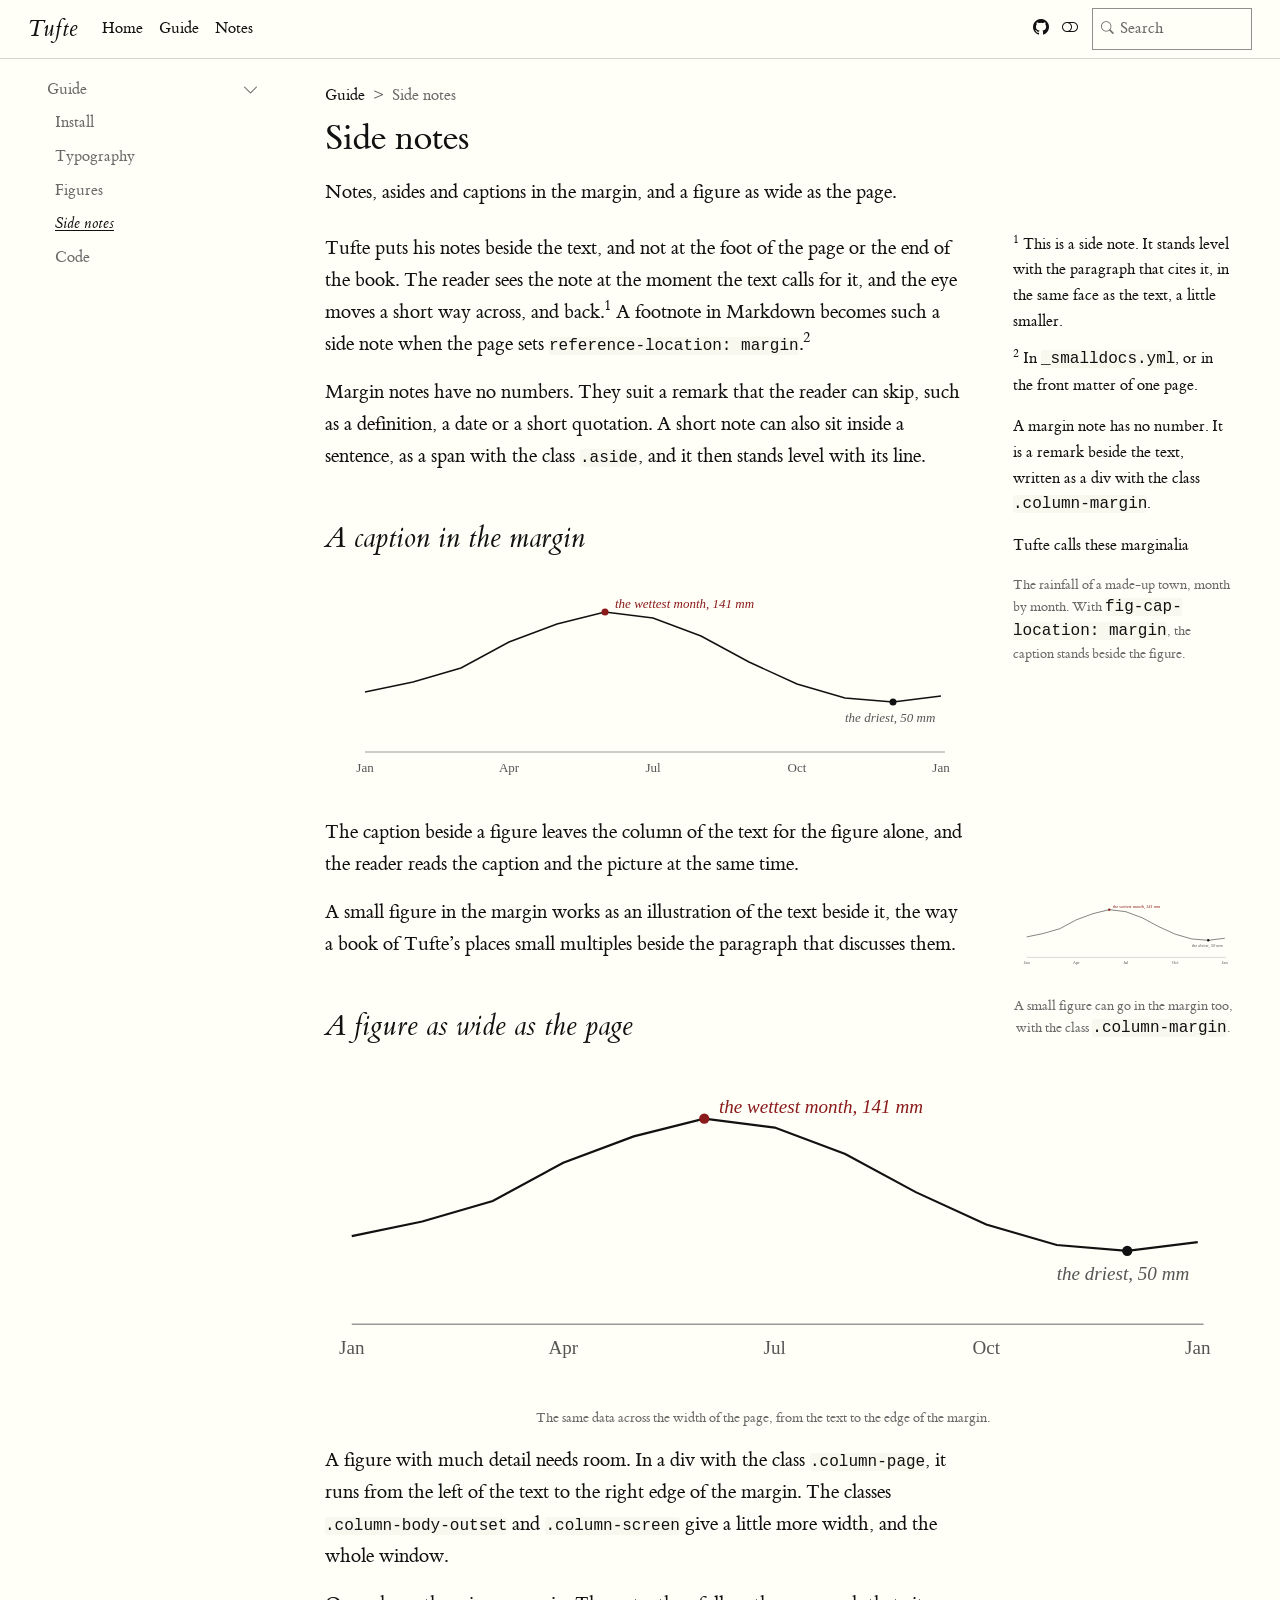
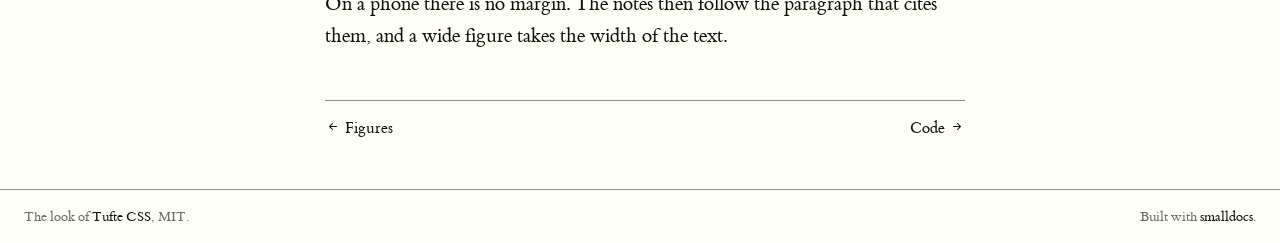
<file: guide/side-notes.html>
<!doctype html><html lang="en"><head><meta charset="utf-8"><meta name="generator" content="smalldocs-0.5.5"><meta name="viewport" content="width=device-width, initial-scale=1.0, user-scalable=yes"><meta name="description" content="Notes, asides and captions in the margin, and a figure as wide as the page."><title>Side notes – Tufte</title><link rel="icon" href="../site_libs/themes/tufte/logo.svg"><link rel="stylesheet" href="../site_libs/themes/tufte/tufte.css" data-mode="light" class="quarto-color-scheme" id="quarto-bootstrap-light" media="not all and (prefers-color-scheme: dark)"><link rel="stylesheet" href="../site_libs/themes/tufte/tufte-dark.css" data-mode="dark" class="quarto-color-scheme quarto-color-alternate" id="quarto-bootstrap-dark" media="(prefers-color-scheme: dark)"><link rel="stylesheet" href="../site_libs/bootstrap-icons/bootstrap-icons.min.css"><link rel="stylesheet" href="../site_libs/smalldocs.css"><meta name="smalldocs:offset" content="../"><script src="../site_libs/bootstrap/bootstrap.bundle.min.js"></script><script src="../site_libs/fuse/fuse.min.js"></script><script src="../site_libs/smalldocs.js" defer></script><script>(function(){var d=document.documentElement,s=null;try{s=localStorage.getItem('smalldocs-scheme')}catch(e){}var alt=s?s==='alternate':!!(window.matchMedia&&matchMedia('(prefers-color-scheme: dark)').matches);var ls=document.querySelectorAll('link.quarto-color-scheme');if(alt)d.dataset.scheme='alternate';if(s)ls.forEach(function(l){var on=l.classList.contains('quarto-color-alternate')===alt;if(on)l.setAttribute('blocking','render');l.media=on?'all':'not all'});var on=ls[alt?1:0];if(on&&on.dataset.mode==='dark')d.classList.add('quarto-dark')})();</script></head><body class="nav-sidebar floating nav-fixed"><header id="quarto-header" class="headroom sticky-top"><nav class="navbar navbar-expand-lg sd-navbar-default"><div class="navbar-container container-fluid"><div class="navbar-brand-container mx-auto"><a class="navbar-brand" href="../index.html"><span class="navbar-title">Tufte</span></a></div><button class="navbar-toggler" type="button" data-bs-toggle="collapse" data-bs-target="#navbarCollapse" aria-controls="navbarCollapse" aria-expanded="false" aria-label="Toggle navigation"><span class="navbar-toggler-icon"></span></button><div class="collapse navbar-collapse" id="navbarCollapse"><ul class="navbar-nav navbar-nav-scroll me-auto"><li class="nav-item"><a class="nav-link" href="../index.html"><span class="menu-text">Home</span></a></li><li class="nav-item"><a class="nav-link" href="install.html"><span class="menu-text">Guide</span></a></li><li class="nav-item"><a class="nav-link" href="../notes/index.html"><span class="menu-text">Notes</span></a></li></ul><ul class="navbar-nav navbar-nav-scroll ms-auto"><li class="nav-item compact"><a class="nav-link" href="https://github.com/rahuldave/smalldocs-tufte" aria-label="github"><i class="bi bi-github" role="img"></i></a></li><li class="nav-item compact"><a class="quarto-color-scheme-toggle nav-link" href="" title="Toggle dark mode" onclick="window.smalldocsToggleScheme(); return false;"><i class="bi"></i></a></li></ul><div class="quarto-navbar-tools"><div class="smalldocs-search" id="quarto-search"><i class="bi bi-search" aria-hidden="true"></i><input type="search" class="form-control form-control-sm" placeholder="Search" aria-label="Search" autocomplete="off"><div class="smalldocs-search-results dropdown-menu"></div></div></div></div></div></nav><nav class="quarto-secondary-nav"><div class="container-fluid d-flex"><button type="button" class="quarto-btn-toggle btn" aria-controls="quarto-sidebar" aria-label="Toggle sidebar navigation"><i class="bi bi-layout-text-sidebar-reverse"></i></button><nav class="quarto-page-breadcrumbs" aria-label="breadcrumb"><ol class="breadcrumb"><li class="breadcrumb-item"><a href="install.html">Guide</a></li><li class="breadcrumb-item"><a href="side-notes.html">Side notes</a></li></ol></nav></div></nav></header><div id="quarto-content" class="quarto-container page-columns page-rows-contents page-layout-article has-sidebar has-margin"><nav id="quarto-sidebar" class="sidebar collapse collapse-horizontal quarto-sidebar-collapse-item sidebar-navigation floating overflow-auto"><div class="sidebar-menu-container"><ul class="list-unstyled mt-1"><li class="sidebar-item sidebar-item-section"><div class="sidebar-item-container"><a class="sidebar-item-text sidebar-link text-start" data-bs-toggle="collapse" data-bs-target="#quarto-sidebar-section-1" role="navigation" aria-expanded="true"><span class="menu-text">Guide</span></a><a class="sidebar-item-toggle text-start" data-bs-toggle="collapse" data-bs-target="#quarto-sidebar-section-1" role="navigation" aria-expanded="true" aria-label="Toggle section"><i class="bi bi-chevron-right ms-2"></i></a></div><ul id="quarto-sidebar-section-1" class="collapse list-unstyled sidebar-section depth1 show"><li class="sidebar-item"><div class="sidebar-item-container"><a href="install.html" class="sidebar-item-text sidebar-link"><span class="menu-text">Install</span></a></div></li><li class="sidebar-item"><div class="sidebar-item-container"><a href="typography.html" class="sidebar-item-text sidebar-link"><span class="menu-text">Typography</span></a></div></li><li class="sidebar-item"><div class="sidebar-item-container"><a href="figures.html" class="sidebar-item-text sidebar-link"><span class="menu-text">Figures</span></a></div></li><li class="sidebar-item"><div class="sidebar-item-container"><a href="side-notes.html" class="sidebar-item-text sidebar-link active" aria-current="page"><span class="menu-text">Side notes</span></a></div></li><li class="sidebar-item"><div class="sidebar-item-container"><a href="code.html" class="sidebar-item-text sidebar-link"><span class="menu-text">Code</span></a></div></li></ul></li></ul></div></nav><div id="quarto-sidebar-glass" class="quarto-sidebar-collapse-item"></div><div id="quarto-margin-sidebar" class="sidebar margin-sidebar"><nav id="TOC" role="doc-toc" class="toc-active"><h2 id="toc-title">On this page</h2><ul><li><a href="#a-caption-in-the-margin" id="toc-a-caption-in-the-margin" class="nav-link" data-scroll-target="#a-caption-in-the-margin">A caption in the margin</a></li><li><a href="#a-figure-as-wide-as-the-page" id="toc-a-figure-as-wide-as-the-page" class="nav-link" data-scroll-target="#a-figure-as-wide-as-the-page">A figure as wide as the page</a></li></ul></nav></div><main class="content" id="quarto-document-content"><header id="title-block-header" class="quarto-title-block default"><nav class="quarto-page-breadcrumbs quarto-title-breadcrumbs d-none d-lg-block" aria-label="breadcrumb"><ol class="breadcrumb"><li class="breadcrumb-item"><a href="install.html">Guide</a></li><li class="breadcrumb-item"><a href="side-notes.html">Side notes</a></li></ol></nav><div class="quarto-title"><h1 class="title">Side notes</h1></div><div><div class="description">Notes, asides and captions in the margin, and a figure as wide as the page.</div></div><div class="quarto-title-meta"></div></header><div class="no-row-height column-margin column-container">
<div id="fn1">
<p><sup>1</sup> This is a side note. It stands level with the paragraph that cites it, in the
same face as the text, a little smaller.</p>
</div>
<div id="fn2">
<p><sup>2</sup> In <code>_smalldocs.yml</code>, or in the front matter of one page.</p>
</div>
</div>
<p>Tufte puts his notes beside the text, and not at the foot of the page or the end of the book.
The reader sees the note at the moment the text calls for it, and the eye moves a short way
across, and back.<a href="#fn1" class="footnote-ref" id="fnref1" role="doc-noteref"><sup>1</sup></a> A footnote in Markdown becomes such a side note when the page sets
<code>reference-location: margin</code>.<a href="#fn2" class="footnote-ref" id="fnref2" role="doc-noteref"><sup>2</sup></a></p>
<div class="column-margin">
<p>A margin note has no number. It is a remark beside the text, written as a div with the
class <code>.column-margin</code>.</p>
</div>
<p>Margin notes have no numbers. They suit a remark that the reader can skip, such as a definition, a
date or a short quotation. A short note can also sit inside a sentence, as a span with the class
<code>.aside</code>, <span class="aside margin-aside">Tufte calls these marginalia</span> and it then stands level with its line.</p>
<section id="a-caption-in-the-margin" class="level2">
<h2 class="anchored" data-anchor-id="a-caption-in-the-margin">A caption in the margin</h2>
<div class="quarto-figure quarto-figure-center">
<figure class="figure">
<figcaption class="margin-caption">The rainfall of a made-up town, month by month. With <code>fig-cap-location: margin</code>, the caption stands beside the figure.</figcaption>
<p><img alt="The rainfall of a made-up town, month by month. With fig-cap-location: margin, the caption stands beside the figure." src="../images/rainfall.svg" class="img-fluid figure-img"></p>
</figure>
</div>
<p>The caption beside a figure leaves the column of the text for the figure alone, and the reader
reads the caption and the picture at the same time.</p>
<div class="quarto-figure quarto-figure-center column-margin">
<figure class="figure">
<p><img alt="A small figure can go in the margin too, with the class .column-margin." src="../images/rainfall.svg" class="img-fluid figure-img"></p>
<figcaption>A small figure can go in the margin too, with the class <code>.column-margin</code>.</figcaption>
</figure>
</div>
<p>A small figure in the margin works as an illustration of the text beside it, the way a book of
Tufte’s places small multiples beside the paragraph that discusses them.</p>
</section>
<section id="a-figure-as-wide-as-the-page" class="level2">
<h2 class="anchored" data-anchor-id="a-figure-as-wide-as-the-page">A figure as wide as the page</h2>
<div class="column-page">
<div class="quarto-figure quarto-figure-center">
<figure class="figure">
<p><img alt="The same data across the width of the page, from the text to the edge of the margin." src="../images/rainfall.svg" class="img-fluid figure-img" style="width: 100%;"></p>
<figcaption>The same data across the width of the page, from the text to the edge of the margin.</figcaption>
</figure>
</div>
</div>
<p>A figure with much detail needs room. In a div with the class <code>.column-page</code>, it runs from the
left of the text to the right edge of the margin. The classes <code>.column-body-outset</code> and
<code>.column-screen</code> give a little more width, and the whole window.</p>
<p>On a phone there is no margin. The notes then follow the paragraph that cites them, and a wide
figure takes the width of the text.</p>
</section>
<nav class="page-navigation"><div class="nav-page nav-page-previous"><a href="figures.html" class="pagination-link"><i class="bi bi-arrow-left-short"></i> <span class="nav-page-text">Figures</span></a></div><div class="nav-page nav-page-next"><a href="code.html" class="pagination-link"><span class="nav-page-text">Code</span> <i class="bi bi-arrow-right-short"></i></a></div></nav></main></div><footer class="footer"><div class="nav-footer"><div class="nav-footer-left">The look of <a href="https://edwardtufte.github.io/tufte-css/">Tufte CSS</a>, MIT.</div><div class="nav-footer-center"></div><div class="nav-footer-right">Built with <a href="https://github.com/rahuldave/smalldocs">smalldocs</a>.</div></div></footer></body></html>
</file>
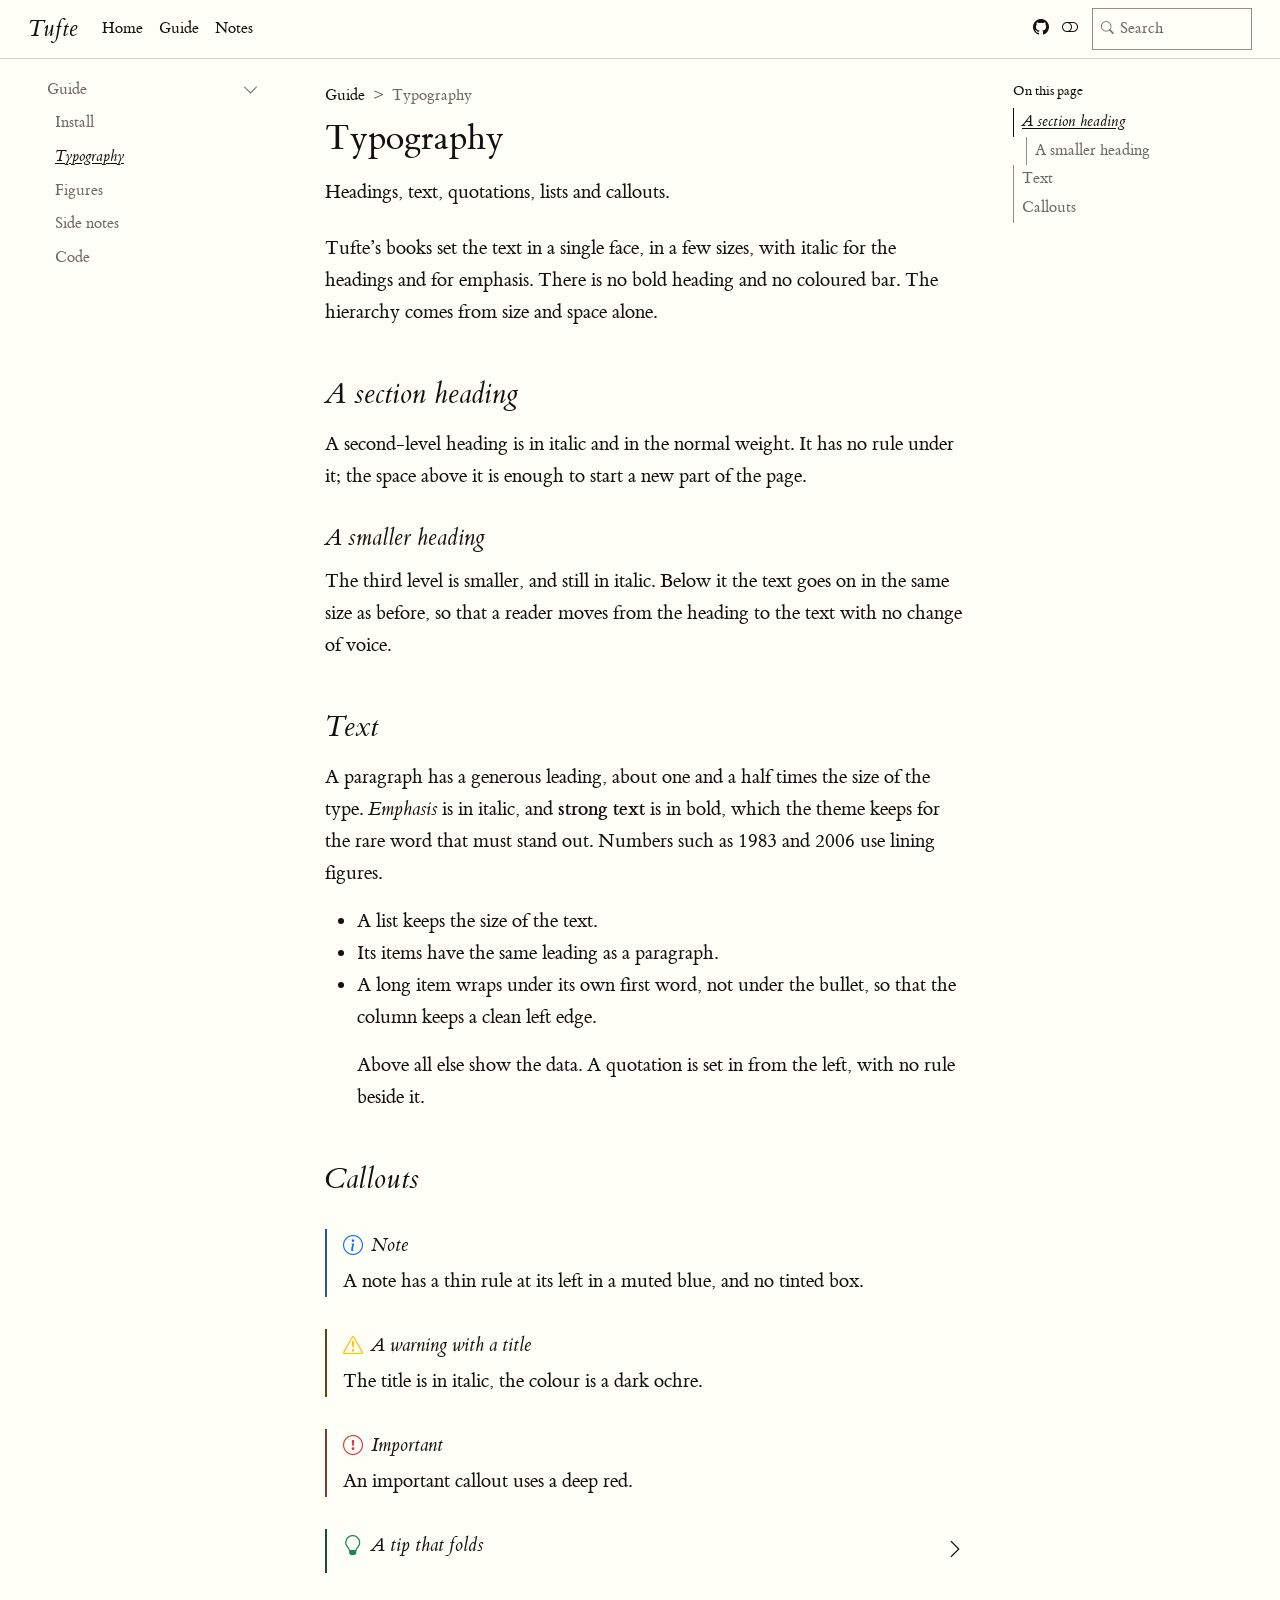
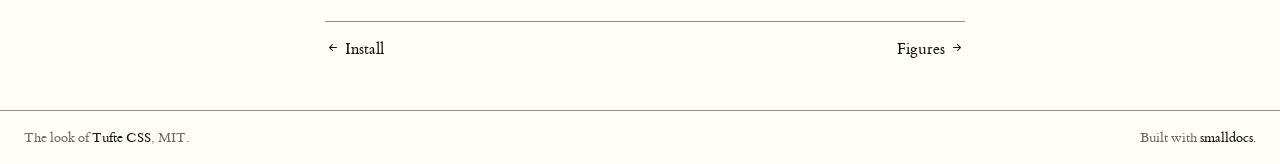
<file: guide/typography.html>
<!doctype html><html lang="en"><head><meta charset="utf-8"><meta name="generator" content="smalldocs-0.5.5"><meta name="viewport" content="width=device-width, initial-scale=1.0, user-scalable=yes"><meta name="description" content="Headings, text, quotations, lists and callouts."><title>Typography – Tufte</title><link rel="icon" href="../site_libs/themes/tufte/logo.svg"><link rel="stylesheet" href="../site_libs/themes/tufte/tufte.css" data-mode="light" class="quarto-color-scheme" id="quarto-bootstrap-light" media="not all and (prefers-color-scheme: dark)"><link rel="stylesheet" href="../site_libs/themes/tufte/tufte-dark.css" data-mode="dark" class="quarto-color-scheme quarto-color-alternate" id="quarto-bootstrap-dark" media="(prefers-color-scheme: dark)"><link rel="stylesheet" href="../site_libs/bootstrap-icons/bootstrap-icons.min.css"><link rel="stylesheet" href="../site_libs/smalldocs.css"><meta name="smalldocs:offset" content="../"><script src="../site_libs/bootstrap/bootstrap.bundle.min.js"></script><script src="../site_libs/fuse/fuse.min.js"></script><script src="../site_libs/smalldocs.js" defer></script><script>(function(){var d=document.documentElement,s=null;try{s=localStorage.getItem('smalldocs-scheme')}catch(e){}var alt=s?s==='alternate':!!(window.matchMedia&&matchMedia('(prefers-color-scheme: dark)').matches);var ls=document.querySelectorAll('link.quarto-color-scheme');if(alt)d.dataset.scheme='alternate';if(s)ls.forEach(function(l){var on=l.classList.contains('quarto-color-alternate')===alt;if(on)l.setAttribute('blocking','render');l.media=on?'all':'not all'});var on=ls[alt?1:0];if(on&&on.dataset.mode==='dark')d.classList.add('quarto-dark')})();</script></head><body class="nav-sidebar floating nav-fixed"><header id="quarto-header" class="headroom sticky-top"><nav class="navbar navbar-expand-lg sd-navbar-default"><div class="navbar-container container-fluid"><div class="navbar-brand-container mx-auto"><a class="navbar-brand" href="../index.html"><span class="navbar-title">Tufte</span></a></div><button class="navbar-toggler" type="button" data-bs-toggle="collapse" data-bs-target="#navbarCollapse" aria-controls="navbarCollapse" aria-expanded="false" aria-label="Toggle navigation"><span class="navbar-toggler-icon"></span></button><div class="collapse navbar-collapse" id="navbarCollapse"><ul class="navbar-nav navbar-nav-scroll me-auto"><li class="nav-item"><a class="nav-link" href="../index.html"><span class="menu-text">Home</span></a></li><li class="nav-item"><a class="nav-link" href="install.html"><span class="menu-text">Guide</span></a></li><li class="nav-item"><a class="nav-link" href="../notes/index.html"><span class="menu-text">Notes</span></a></li></ul><ul class="navbar-nav navbar-nav-scroll ms-auto"><li class="nav-item compact"><a class="nav-link" href="https://github.com/rahuldave/smalldocs-tufte" aria-label="github"><i class="bi bi-github" role="img"></i></a></li><li class="nav-item compact"><a class="quarto-color-scheme-toggle nav-link" href="" title="Toggle dark mode" onclick="window.smalldocsToggleScheme(); return false;"><i class="bi"></i></a></li></ul><div class="quarto-navbar-tools"><div class="smalldocs-search" id="quarto-search"><i class="bi bi-search" aria-hidden="true"></i><input type="search" class="form-control form-control-sm" placeholder="Search" aria-label="Search" autocomplete="off"><div class="smalldocs-search-results dropdown-menu"></div></div></div></div></div></nav><nav class="quarto-secondary-nav"><div class="container-fluid d-flex"><button type="button" class="quarto-btn-toggle btn" aria-controls="quarto-sidebar" aria-label="Toggle sidebar navigation"><i class="bi bi-layout-text-sidebar-reverse"></i></button><nav class="quarto-page-breadcrumbs" aria-label="breadcrumb"><ol class="breadcrumb"><li class="breadcrumb-item"><a href="install.html">Guide</a></li><li class="breadcrumb-item"><a href="typography.html">Typography</a></li></ol></nav></div></nav></header><div id="quarto-content" class="quarto-container page-columns page-rows-contents page-layout-article has-sidebar has-margin"><nav id="quarto-sidebar" class="sidebar collapse collapse-horizontal quarto-sidebar-collapse-item sidebar-navigation floating overflow-auto"><div class="sidebar-menu-container"><ul class="list-unstyled mt-1"><li class="sidebar-item sidebar-item-section"><div class="sidebar-item-container"><a class="sidebar-item-text sidebar-link text-start" data-bs-toggle="collapse" data-bs-target="#quarto-sidebar-section-1" role="navigation" aria-expanded="true"><span class="menu-text">Guide</span></a><a class="sidebar-item-toggle text-start" data-bs-toggle="collapse" data-bs-target="#quarto-sidebar-section-1" role="navigation" aria-expanded="true" aria-label="Toggle section"><i class="bi bi-chevron-right ms-2"></i></a></div><ul id="quarto-sidebar-section-1" class="collapse list-unstyled sidebar-section depth1 show"><li class="sidebar-item"><div class="sidebar-item-container"><a href="install.html" class="sidebar-item-text sidebar-link"><span class="menu-text">Install</span></a></div></li><li class="sidebar-item"><div class="sidebar-item-container"><a href="typography.html" class="sidebar-item-text sidebar-link active" aria-current="page"><span class="menu-text">Typography</span></a></div></li><li class="sidebar-item"><div class="sidebar-item-container"><a href="figures.html" class="sidebar-item-text sidebar-link"><span class="menu-text">Figures</span></a></div></li><li class="sidebar-item"><div class="sidebar-item-container"><a href="side-notes.html" class="sidebar-item-text sidebar-link"><span class="menu-text">Side notes</span></a></div></li><li class="sidebar-item"><div class="sidebar-item-container"><a href="code.html" class="sidebar-item-text sidebar-link"><span class="menu-text">Code</span></a></div></li></ul></li></ul></div></nav><div id="quarto-sidebar-glass" class="quarto-sidebar-collapse-item"></div><div id="quarto-margin-sidebar" class="sidebar margin-sidebar"><nav id="TOC" role="doc-toc" class="toc-active"><h2 id="toc-title">On this page</h2><ul><li><a href="#a-section-heading" id="toc-a-section-heading" class="nav-link" data-scroll-target="#a-section-heading">A section heading</a><ul><li><a href="#a-smaller-heading" id="toc-a-smaller-heading" class="nav-link" data-scroll-target="#a-smaller-heading">A smaller heading</a></li></ul></li><li><a href="#text" id="toc-text" class="nav-link" data-scroll-target="#text">Text</a></li><li><a href="#callouts" id="toc-callouts" class="nav-link" data-scroll-target="#callouts">Callouts</a></li></ul></nav></div><main class="content" id="quarto-document-content"><header id="title-block-header" class="quarto-title-block default"><nav class="quarto-page-breadcrumbs quarto-title-breadcrumbs d-none d-lg-block" aria-label="breadcrumb"><ol class="breadcrumb"><li class="breadcrumb-item"><a href="install.html">Guide</a></li><li class="breadcrumb-item"><a href="typography.html">Typography</a></li></ol></nav><div class="quarto-title"><h1 class="title">Typography</h1></div><div><div class="description">Headings, text, quotations, lists and callouts.</div></div><div class="quarto-title-meta"></div></header><p>Tufte’s books set the text in a single face, in a few sizes, with italic for
the headings and for emphasis. There is no bold heading and no coloured bar.
The hierarchy comes from size and space alone.</p>
<section id="a-section-heading" class="level2">
<h2 class="anchored" data-anchor-id="a-section-heading">A section heading</h2>
<p>A second-level heading is in italic and in the normal weight. It has no rule
under it; the space above it is enough to start a new part of the page.</p>
<section id="a-smaller-heading" class="level3">
<h3 class="anchored" data-anchor-id="a-smaller-heading">A smaller heading</h3>
<p>The third level is smaller, and still in italic. Below it the text goes on
in the same size as before, so that a reader moves from the heading to the
text with no change of voice.</p>
</section>
</section>
<section id="text" class="level2">
<h2 class="anchored" data-anchor-id="text">Text</h2>
<p>A paragraph has a generous leading, about one and a half times the size of
the type. <em>Emphasis</em> is in italic, and <strong>strong text</strong> is in bold, which the
theme keeps for the rare word that must stand out. Numbers such as 1983 and
2006 use lining figures.</p>
<ul>
<li>A list keeps the size of the text.</li>
<li>Its items have the same leading as a paragraph.</li>
<li>A long item wraps under its own first word, not under the bullet, so that
the column keeps a clean left edge.</li>
</ul>
<blockquote>
<p>Above all else show the data. A quotation is set in from the left, with no
rule beside it.</p>
</blockquote>
</section>
<section id="callouts" class="level2">
<h2 class="anchored" data-anchor-id="callouts">Callouts</h2>
<div class="callout callout-style-default callout-note callout-titled"><div class="callout-header d-flex align-content-center"><div class="callout-icon-container"><i class="callout-icon"></i></div><div class="callout-title-container flex-fill">Note</div></div><div class="callout-body-container callout-body">
<p>A note has a thin rule at its left in a muted blue, and no tinted box.</p>
</div></div>
<div class="callout callout-style-default callout-warning callout-titled"><div class="callout-header d-flex align-content-center"><div class="callout-icon-container"><i class="callout-icon"></i></div><div class="callout-title-container flex-fill">A warning with a title</div></div><div class="callout-body-container callout-body">
<p>The title is in italic, the colour is a dark ochre.</p>
</div></div>
<div class="callout callout-style-default callout-important callout-titled"><div class="callout-header d-flex align-content-center"><div class="callout-icon-container"><i class="callout-icon"></i></div><div class="callout-title-container flex-fill">Important</div></div><div class="callout-body-container callout-body">
<p>An important callout uses a deep red.</p>
</div></div>
<div class="callout callout-style-default callout-tip callout-titled"><div class="callout-header d-flex align-content-center collapsed" data-bs-toggle="collapse" data-bs-target="#callout-4-contents" aria-expanded="false"><div class="callout-icon-container"><i class="callout-icon"></i></div><div class="callout-title-container flex-fill">A tip that folds</div><div class="callout-btn-toggle d-inline-block border-0 py-1 ps-1 pe-0 float-end"><i class="callout-toggle"></i></div></div><div id="callout-4-contents" class="callout-collapse collapse"><div class="callout-body-container callout-body">
<p>The body of a callout can fold away under its title.</p>
</div></div></div>
</section>
<nav class="page-navigation"><div class="nav-page nav-page-previous"><a href="install.html" class="pagination-link"><i class="bi bi-arrow-left-short"></i> <span class="nav-page-text">Install</span></a></div><div class="nav-page nav-page-next"><a href="figures.html" class="pagination-link"><span class="nav-page-text">Figures</span> <i class="bi bi-arrow-right-short"></i></a></div></nav></main></div><footer class="footer"><div class="nav-footer"><div class="nav-footer-left">The look of <a href="https://edwardtufte.github.io/tufte-css/">Tufte CSS</a>, MIT.</div><div class="nav-footer-center"></div><div class="nav-footer-right">Built with <a href="https://github.com/rahuldave/smalldocs">smalldocs</a>.</div></div></footer></body></html>
</file>
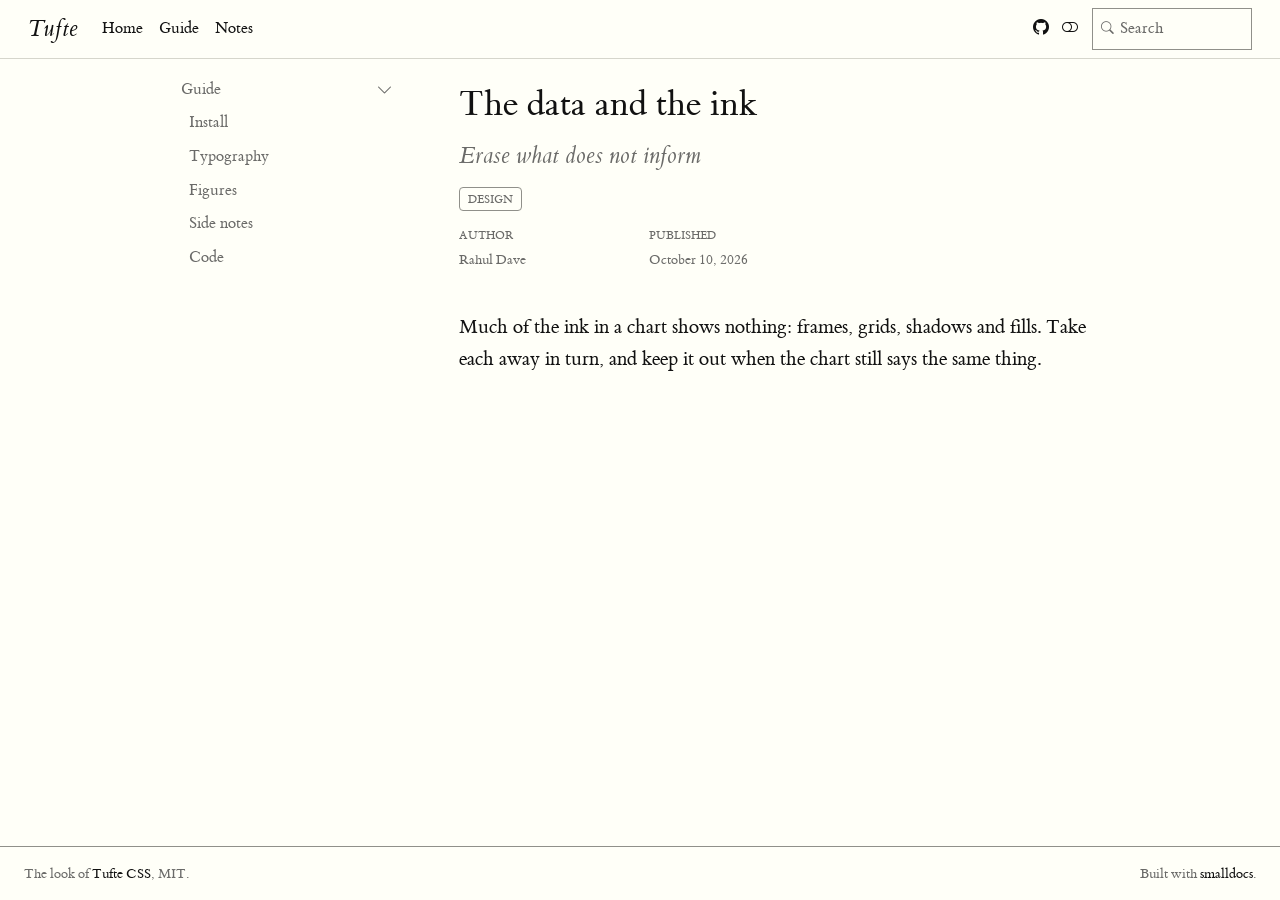
<file: notes/ink.html>
<!doctype html><html lang="en"><head><meta charset="utf-8"><meta name="generator" content="smalldocs-0.5.5"><meta name="viewport" content="width=device-width, initial-scale=1.0, user-scalable=yes"><meta name="author" content="Rahul Dave"><title>The data and the ink – Tufte</title><link rel="icon" href="../site_libs/themes/tufte/logo.svg"><link rel="stylesheet" href="../site_libs/themes/tufte/tufte.css" data-mode="light" class="quarto-color-scheme" id="quarto-bootstrap-light" media="not all and (prefers-color-scheme: dark)"><link rel="stylesheet" href="../site_libs/themes/tufte/tufte-dark.css" data-mode="dark" class="quarto-color-scheme quarto-color-alternate" id="quarto-bootstrap-dark" media="(prefers-color-scheme: dark)"><link rel="stylesheet" href="../site_libs/bootstrap-icons/bootstrap-icons.min.css"><link rel="stylesheet" href="../site_libs/smalldocs.css"><meta name="smalldocs:offset" content="../"><script src="../site_libs/bootstrap/bootstrap.bundle.min.js"></script><script src="../site_libs/fuse/fuse.min.js"></script><script src="../site_libs/smalldocs.js" defer></script><script>(function(){var d=document.documentElement,s=null;try{s=localStorage.getItem('smalldocs-scheme')}catch(e){}var alt=s?s==='alternate':!!(window.matchMedia&&matchMedia('(prefers-color-scheme: dark)').matches);var ls=document.querySelectorAll('link.quarto-color-scheme');if(alt)d.dataset.scheme='alternate';if(s)ls.forEach(function(l){var on=l.classList.contains('quarto-color-alternate')===alt;if(on)l.setAttribute('blocking','render');l.media=on?'all':'not all'});var on=ls[alt?1:0];if(on&&on.dataset.mode==='dark')d.classList.add('quarto-dark')})();</script></head><body class="nav-sidebar floating nav-fixed fullcontent"><header id="quarto-header" class="headroom sticky-top"><nav class="navbar navbar-expand-lg sd-navbar-default"><div class="navbar-container container-fluid"><div class="navbar-brand-container mx-auto"><a class="navbar-brand" href="../index.html"><span class="navbar-title">Tufte</span></a></div><button class="navbar-toggler" type="button" data-bs-toggle="collapse" data-bs-target="#navbarCollapse" aria-controls="navbarCollapse" aria-expanded="false" aria-label="Toggle navigation"><span class="navbar-toggler-icon"></span></button><div class="collapse navbar-collapse" id="navbarCollapse"><ul class="navbar-nav navbar-nav-scroll me-auto"><li class="nav-item"><a class="nav-link" href="../index.html"><span class="menu-text">Home</span></a></li><li class="nav-item"><a class="nav-link" href="../guide/install.html"><span class="menu-text">Guide</span></a></li><li class="nav-item"><a class="nav-link" href="index.html"><span class="menu-text">Notes</span></a></li></ul><ul class="navbar-nav navbar-nav-scroll ms-auto"><li class="nav-item compact"><a class="nav-link" href="https://github.com/rahuldave/smalldocs-tufte" aria-label="github"><i class="bi bi-github" role="img"></i></a></li><li class="nav-item compact"><a class="quarto-color-scheme-toggle nav-link" href="" title="Toggle dark mode" onclick="window.smalldocsToggleScheme(); return false;"><i class="bi"></i></a></li></ul><div class="quarto-navbar-tools"><div class="smalldocs-search" id="quarto-search"><i class="bi bi-search" aria-hidden="true"></i><input type="search" class="form-control form-control-sm" placeholder="Search" aria-label="Search" autocomplete="off"><div class="smalldocs-search-results dropdown-menu"></div></div></div></div></div></nav><nav class="quarto-secondary-nav"><div class="container-fluid d-flex"><button type="button" class="quarto-btn-toggle btn" aria-controls="quarto-sidebar" aria-label="Toggle sidebar navigation"><i class="bi bi-layout-text-sidebar-reverse"></i></button></div></nav></header><div id="quarto-content" class="quarto-container page-columns page-rows-contents page-layout-article has-sidebar"><nav id="quarto-sidebar" class="sidebar collapse collapse-horizontal quarto-sidebar-collapse-item sidebar-navigation floating overflow-auto"><div class="sidebar-menu-container"><ul class="list-unstyled mt-1"><li class="sidebar-item sidebar-item-section"><div class="sidebar-item-container"><a class="sidebar-item-text sidebar-link text-start" data-bs-toggle="collapse" data-bs-target="#quarto-sidebar-section-1" role="navigation" aria-expanded="true"><span class="menu-text">Guide</span></a><a class="sidebar-item-toggle text-start" data-bs-toggle="collapse" data-bs-target="#quarto-sidebar-section-1" role="navigation" aria-expanded="true" aria-label="Toggle section"><i class="bi bi-chevron-right ms-2"></i></a></div><ul id="quarto-sidebar-section-1" class="collapse list-unstyled sidebar-section depth1 show"><li class="sidebar-item"><div class="sidebar-item-container"><a href="../guide/install.html" class="sidebar-item-text sidebar-link"><span class="menu-text">Install</span></a></div></li><li class="sidebar-item"><div class="sidebar-item-container"><a href="../guide/typography.html" class="sidebar-item-text sidebar-link"><span class="menu-text">Typography</span></a></div></li><li class="sidebar-item"><div class="sidebar-item-container"><a href="../guide/figures.html" class="sidebar-item-text sidebar-link"><span class="menu-text">Figures</span></a></div></li><li class="sidebar-item"><div class="sidebar-item-container"><a href="../guide/side-notes.html" class="sidebar-item-text sidebar-link"><span class="menu-text">Side notes</span></a></div></li><li class="sidebar-item"><div class="sidebar-item-container"><a href="../guide/code.html" class="sidebar-item-text sidebar-link"><span class="menu-text">Code</span></a></div></li></ul></li></ul></div></nav><div id="quarto-sidebar-glass" class="quarto-sidebar-collapse-item"></div><main class="content" id="quarto-document-content"><header id="title-block-header" class="quarto-title-block default"><div class="quarto-title"><h1 class="title">The data and the ink</h1><p class="subtitle lead">Erase what does not inform</p><div class="quarto-categories"><div class="quarto-category"><a href="index.html#category=design">design</a></div></div></div><div class="quarto-title-meta"><div><div class="quarto-title-meta-heading">Author</div><div class="quarto-title-meta-contents"><p>Rahul Dave</p></div></div><div><div class="quarto-title-meta-heading">Published</div><div class="quarto-title-meta-contents"><p class="date">October 10, 2026</p></div></div></div></header><p>Much of the ink in a chart shows nothing: frames, grids, shadows and fills.
Take each away in turn, and keep it out when the chart still says the same
thing.</p>
</main></div><footer class="footer"><div class="nav-footer"><div class="nav-footer-left">The look of <a href="https://edwardtufte.github.io/tufte-css/">Tufte CSS</a>, MIT.</div><div class="nav-footer-center"></div><div class="nav-footer-right">Built with <a href="https://github.com/rahuldave/smalldocs">smalldocs</a>.</div></div></footer></body></html>
</file>
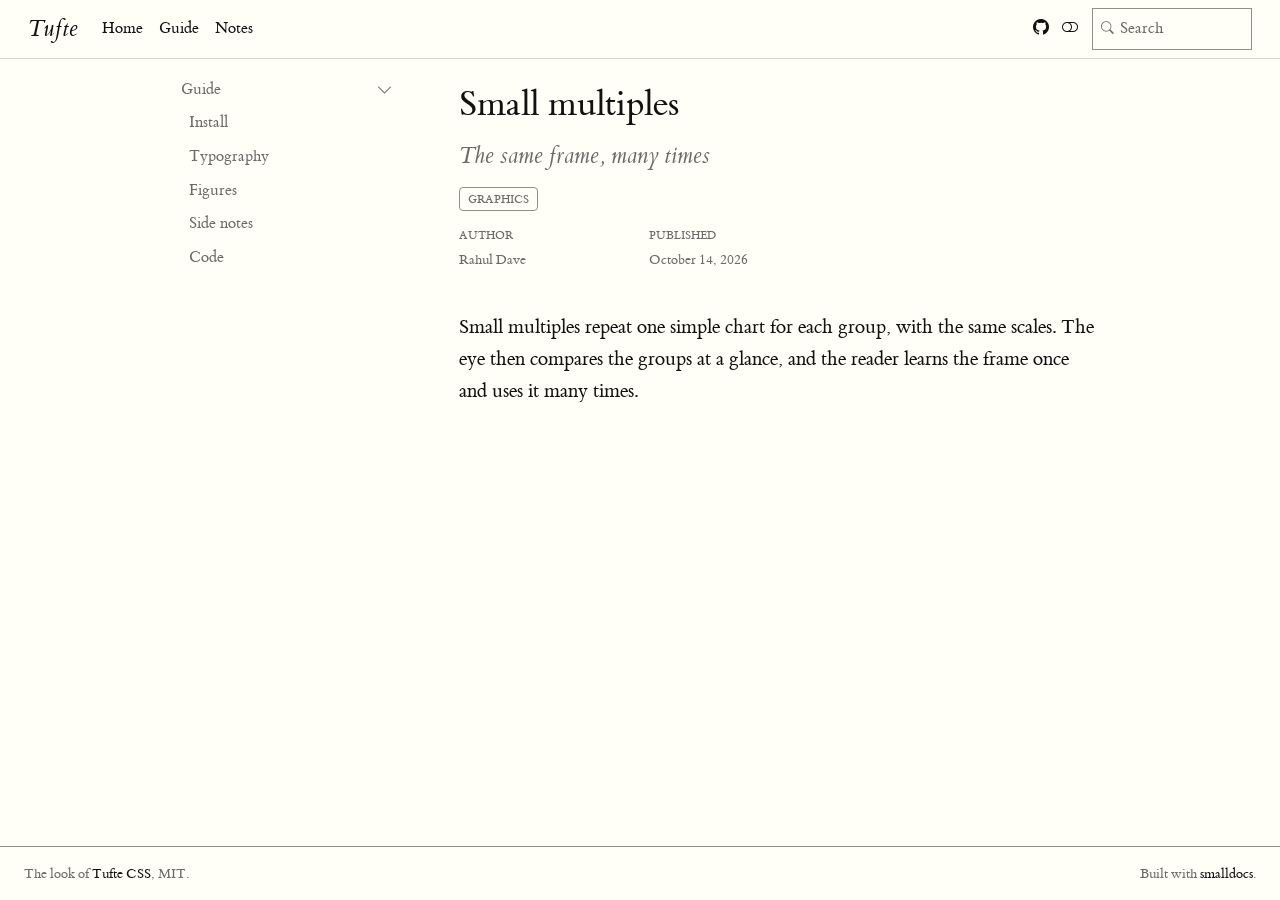
<file: notes/small-multiples.html>
<!doctype html><html lang="en"><head><meta charset="utf-8"><meta name="generator" content="smalldocs-0.5.5"><meta name="viewport" content="width=device-width, initial-scale=1.0, user-scalable=yes"><meta name="author" content="Rahul Dave"><title>Small multiples – Tufte</title><link rel="icon" href="../site_libs/themes/tufte/logo.svg"><link rel="stylesheet" href="../site_libs/themes/tufte/tufte.css" data-mode="light" class="quarto-color-scheme" id="quarto-bootstrap-light" media="not all and (prefers-color-scheme: dark)"><link rel="stylesheet" href="../site_libs/themes/tufte/tufte-dark.css" data-mode="dark" class="quarto-color-scheme quarto-color-alternate" id="quarto-bootstrap-dark" media="(prefers-color-scheme: dark)"><link rel="stylesheet" href="../site_libs/bootstrap-icons/bootstrap-icons.min.css"><link rel="stylesheet" href="../site_libs/smalldocs.css"><meta name="smalldocs:offset" content="../"><script src="../site_libs/bootstrap/bootstrap.bundle.min.js"></script><script src="../site_libs/fuse/fuse.min.js"></script><script src="../site_libs/smalldocs.js" defer></script><script>(function(){var d=document.documentElement,s=null;try{s=localStorage.getItem('smalldocs-scheme')}catch(e){}var alt=s?s==='alternate':!!(window.matchMedia&&matchMedia('(prefers-color-scheme: dark)').matches);var ls=document.querySelectorAll('link.quarto-color-scheme');if(alt)d.dataset.scheme='alternate';if(s)ls.forEach(function(l){var on=l.classList.contains('quarto-color-alternate')===alt;if(on)l.setAttribute('blocking','render');l.media=on?'all':'not all'});var on=ls[alt?1:0];if(on&&on.dataset.mode==='dark')d.classList.add('quarto-dark')})();</script></head><body class="nav-sidebar floating nav-fixed fullcontent"><header id="quarto-header" class="headroom sticky-top"><nav class="navbar navbar-expand-lg sd-navbar-default"><div class="navbar-container container-fluid"><div class="navbar-brand-container mx-auto"><a class="navbar-brand" href="../index.html"><span class="navbar-title">Tufte</span></a></div><button class="navbar-toggler" type="button" data-bs-toggle="collapse" data-bs-target="#navbarCollapse" aria-controls="navbarCollapse" aria-expanded="false" aria-label="Toggle navigation"><span class="navbar-toggler-icon"></span></button><div class="collapse navbar-collapse" id="navbarCollapse"><ul class="navbar-nav navbar-nav-scroll me-auto"><li class="nav-item"><a class="nav-link" href="../index.html"><span class="menu-text">Home</span></a></li><li class="nav-item"><a class="nav-link" href="../guide/install.html"><span class="menu-text">Guide</span></a></li><li class="nav-item"><a class="nav-link" href="index.html"><span class="menu-text">Notes</span></a></li></ul><ul class="navbar-nav navbar-nav-scroll ms-auto"><li class="nav-item compact"><a class="nav-link" href="https://github.com/rahuldave/smalldocs-tufte" aria-label="github"><i class="bi bi-github" role="img"></i></a></li><li class="nav-item compact"><a class="quarto-color-scheme-toggle nav-link" href="" title="Toggle dark mode" onclick="window.smalldocsToggleScheme(); return false;"><i class="bi"></i></a></li></ul><div class="quarto-navbar-tools"><div class="smalldocs-search" id="quarto-search"><i class="bi bi-search" aria-hidden="true"></i><input type="search" class="form-control form-control-sm" placeholder="Search" aria-label="Search" autocomplete="off"><div class="smalldocs-search-results dropdown-menu"></div></div></div></div></div></nav><nav class="quarto-secondary-nav"><div class="container-fluid d-flex"><button type="button" class="quarto-btn-toggle btn" aria-controls="quarto-sidebar" aria-label="Toggle sidebar navigation"><i class="bi bi-layout-text-sidebar-reverse"></i></button></div></nav></header><div id="quarto-content" class="quarto-container page-columns page-rows-contents page-layout-article has-sidebar"><nav id="quarto-sidebar" class="sidebar collapse collapse-horizontal quarto-sidebar-collapse-item sidebar-navigation floating overflow-auto"><div class="sidebar-menu-container"><ul class="list-unstyled mt-1"><li class="sidebar-item sidebar-item-section"><div class="sidebar-item-container"><a class="sidebar-item-text sidebar-link text-start" data-bs-toggle="collapse" data-bs-target="#quarto-sidebar-section-1" role="navigation" aria-expanded="true"><span class="menu-text">Guide</span></a><a class="sidebar-item-toggle text-start" data-bs-toggle="collapse" data-bs-target="#quarto-sidebar-section-1" role="navigation" aria-expanded="true" aria-label="Toggle section"><i class="bi bi-chevron-right ms-2"></i></a></div><ul id="quarto-sidebar-section-1" class="collapse list-unstyled sidebar-section depth1 show"><li class="sidebar-item"><div class="sidebar-item-container"><a href="../guide/install.html" class="sidebar-item-text sidebar-link"><span class="menu-text">Install</span></a></div></li><li class="sidebar-item"><div class="sidebar-item-container"><a href="../guide/typography.html" class="sidebar-item-text sidebar-link"><span class="menu-text">Typography</span></a></div></li><li class="sidebar-item"><div class="sidebar-item-container"><a href="../guide/figures.html" class="sidebar-item-text sidebar-link"><span class="menu-text">Figures</span></a></div></li><li class="sidebar-item"><div class="sidebar-item-container"><a href="../guide/side-notes.html" class="sidebar-item-text sidebar-link"><span class="menu-text">Side notes</span></a></div></li><li class="sidebar-item"><div class="sidebar-item-container"><a href="../guide/code.html" class="sidebar-item-text sidebar-link"><span class="menu-text">Code</span></a></div></li></ul></li></ul></div></nav><div id="quarto-sidebar-glass" class="quarto-sidebar-collapse-item"></div><main class="content" id="quarto-document-content"><header id="title-block-header" class="quarto-title-block default"><div class="quarto-title"><h1 class="title">Small multiples</h1><p class="subtitle lead">The same frame, many times</p><div class="quarto-categories"><div class="quarto-category"><a href="index.html#category=graphics">graphics</a></div></div></div><div class="quarto-title-meta"><div><div class="quarto-title-meta-heading">Author</div><div class="quarto-title-meta-contents"><p>Rahul Dave</p></div></div><div><div class="quarto-title-meta-heading">Published</div><div class="quarto-title-meta-contents"><p class="date">October 14, 2026</p></div></div></div></header><p>Small multiples repeat one simple chart for each group, with the same scales.
The eye then compares the groups at a glance, and the reader learns the frame
once and uses it many times.</p>
</main></div><footer class="footer"><div class="nav-footer"><div class="nav-footer-left">The look of <a href="https://edwardtufte.github.io/tufte-css/">Tufte CSS</a>, MIT.</div><div class="nav-footer-center"></div><div class="nav-footer-right">Built with <a href="https://github.com/rahuldave/smalldocs">smalldocs</a>.</div></div></footer></body></html>
</file>
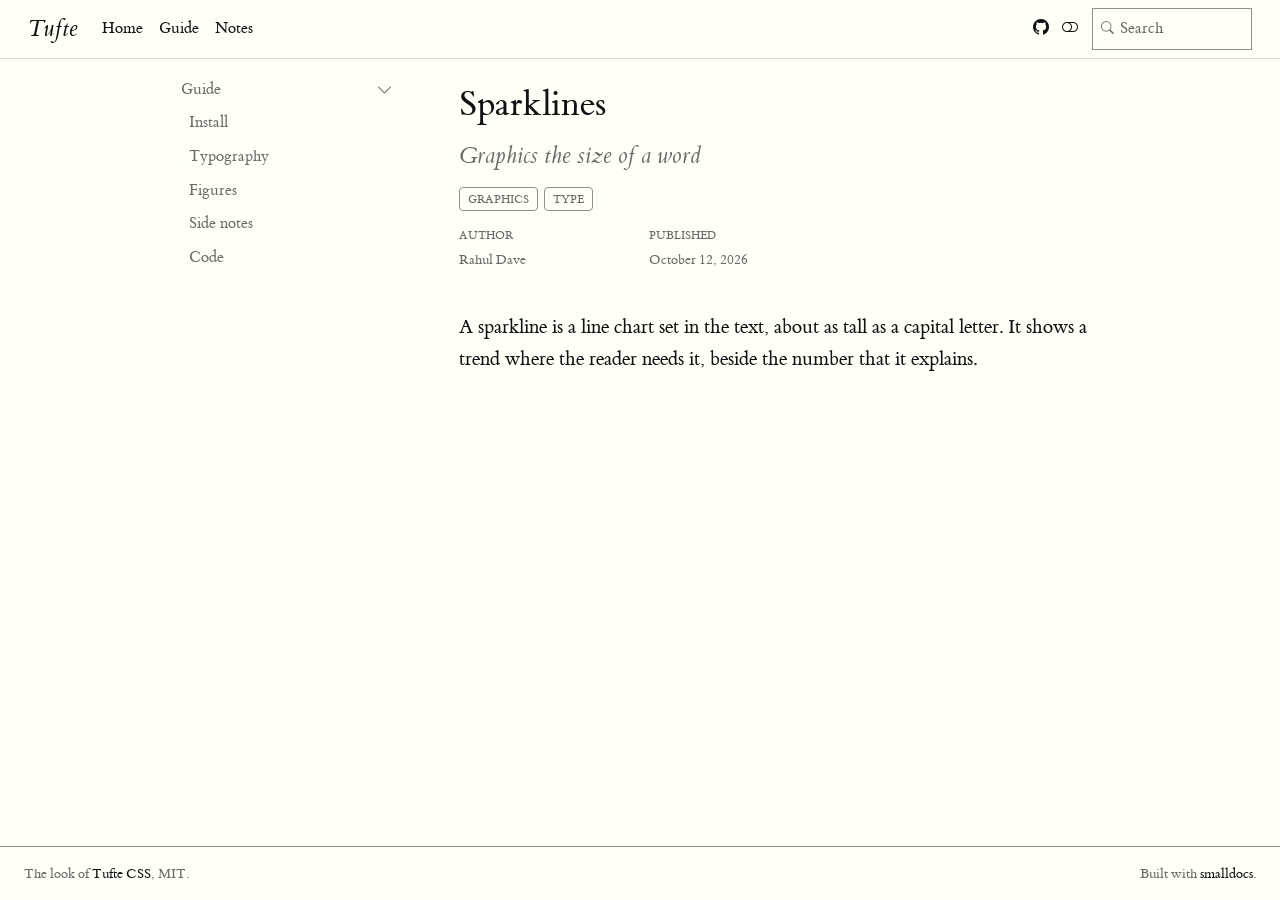
<file: notes/sparklines.html>
<!doctype html><html lang="en"><head><meta charset="utf-8"><meta name="generator" content="smalldocs-0.5.5"><meta name="viewport" content="width=device-width, initial-scale=1.0, user-scalable=yes"><meta name="author" content="Rahul Dave"><title>Sparklines – Tufte</title><link rel="icon" href="../site_libs/themes/tufte/logo.svg"><link rel="stylesheet" href="../site_libs/themes/tufte/tufte.css" data-mode="light" class="quarto-color-scheme" id="quarto-bootstrap-light" media="not all and (prefers-color-scheme: dark)"><link rel="stylesheet" href="../site_libs/themes/tufte/tufte-dark.css" data-mode="dark" class="quarto-color-scheme quarto-color-alternate" id="quarto-bootstrap-dark" media="(prefers-color-scheme: dark)"><link rel="stylesheet" href="../site_libs/bootstrap-icons/bootstrap-icons.min.css"><link rel="stylesheet" href="../site_libs/smalldocs.css"><meta name="smalldocs:offset" content="../"><script src="../site_libs/bootstrap/bootstrap.bundle.min.js"></script><script src="../site_libs/fuse/fuse.min.js"></script><script src="../site_libs/smalldocs.js" defer></script><script>(function(){var d=document.documentElement,s=null;try{s=localStorage.getItem('smalldocs-scheme')}catch(e){}var alt=s?s==='alternate':!!(window.matchMedia&&matchMedia('(prefers-color-scheme: dark)').matches);var ls=document.querySelectorAll('link.quarto-color-scheme');if(alt)d.dataset.scheme='alternate';if(s)ls.forEach(function(l){var on=l.classList.contains('quarto-color-alternate')===alt;if(on)l.setAttribute('blocking','render');l.media=on?'all':'not all'});var on=ls[alt?1:0];if(on&&on.dataset.mode==='dark')d.classList.add('quarto-dark')})();</script></head><body class="nav-sidebar floating nav-fixed fullcontent"><header id="quarto-header" class="headroom sticky-top"><nav class="navbar navbar-expand-lg sd-navbar-default"><div class="navbar-container container-fluid"><div class="navbar-brand-container mx-auto"><a class="navbar-brand" href="../index.html"><span class="navbar-title">Tufte</span></a></div><button class="navbar-toggler" type="button" data-bs-toggle="collapse" data-bs-target="#navbarCollapse" aria-controls="navbarCollapse" aria-expanded="false" aria-label="Toggle navigation"><span class="navbar-toggler-icon"></span></button><div class="collapse navbar-collapse" id="navbarCollapse"><ul class="navbar-nav navbar-nav-scroll me-auto"><li class="nav-item"><a class="nav-link" href="../index.html"><span class="menu-text">Home</span></a></li><li class="nav-item"><a class="nav-link" href="../guide/install.html"><span class="menu-text">Guide</span></a></li><li class="nav-item"><a class="nav-link" href="index.html"><span class="menu-text">Notes</span></a></li></ul><ul class="navbar-nav navbar-nav-scroll ms-auto"><li class="nav-item compact"><a class="nav-link" href="https://github.com/rahuldave/smalldocs-tufte" aria-label="github"><i class="bi bi-github" role="img"></i></a></li><li class="nav-item compact"><a class="quarto-color-scheme-toggle nav-link" href="" title="Toggle dark mode" onclick="window.smalldocsToggleScheme(); return false;"><i class="bi"></i></a></li></ul><div class="quarto-navbar-tools"><div class="smalldocs-search" id="quarto-search"><i class="bi bi-search" aria-hidden="true"></i><input type="search" class="form-control form-control-sm" placeholder="Search" aria-label="Search" autocomplete="off"><div class="smalldocs-search-results dropdown-menu"></div></div></div></div></div></nav><nav class="quarto-secondary-nav"><div class="container-fluid d-flex"><button type="button" class="quarto-btn-toggle btn" aria-controls="quarto-sidebar" aria-label="Toggle sidebar navigation"><i class="bi bi-layout-text-sidebar-reverse"></i></button></div></nav></header><div id="quarto-content" class="quarto-container page-columns page-rows-contents page-layout-article has-sidebar"><nav id="quarto-sidebar" class="sidebar collapse collapse-horizontal quarto-sidebar-collapse-item sidebar-navigation floating overflow-auto"><div class="sidebar-menu-container"><ul class="list-unstyled mt-1"><li class="sidebar-item sidebar-item-section"><div class="sidebar-item-container"><a class="sidebar-item-text sidebar-link text-start" data-bs-toggle="collapse" data-bs-target="#quarto-sidebar-section-1" role="navigation" aria-expanded="true"><span class="menu-text">Guide</span></a><a class="sidebar-item-toggle text-start" data-bs-toggle="collapse" data-bs-target="#quarto-sidebar-section-1" role="navigation" aria-expanded="true" aria-label="Toggle section"><i class="bi bi-chevron-right ms-2"></i></a></div><ul id="quarto-sidebar-section-1" class="collapse list-unstyled sidebar-section depth1 show"><li class="sidebar-item"><div class="sidebar-item-container"><a href="../guide/install.html" class="sidebar-item-text sidebar-link"><span class="menu-text">Install</span></a></div></li><li class="sidebar-item"><div class="sidebar-item-container"><a href="../guide/typography.html" class="sidebar-item-text sidebar-link"><span class="menu-text">Typography</span></a></div></li><li class="sidebar-item"><div class="sidebar-item-container"><a href="../guide/figures.html" class="sidebar-item-text sidebar-link"><span class="menu-text">Figures</span></a></div></li><li class="sidebar-item"><div class="sidebar-item-container"><a href="../guide/side-notes.html" class="sidebar-item-text sidebar-link"><span class="menu-text">Side notes</span></a></div></li><li class="sidebar-item"><div class="sidebar-item-container"><a href="../guide/code.html" class="sidebar-item-text sidebar-link"><span class="menu-text">Code</span></a></div></li></ul></li></ul></div></nav><div id="quarto-sidebar-glass" class="quarto-sidebar-collapse-item"></div><main class="content" id="quarto-document-content"><header id="title-block-header" class="quarto-title-block default"><div class="quarto-title"><h1 class="title">Sparklines</h1><p class="subtitle lead">Graphics the size of a word</p><div class="quarto-categories"><div class="quarto-category"><a href="index.html#category=graphics">graphics</a></div><div class="quarto-category"><a href="index.html#category=type">type</a></div></div></div><div class="quarto-title-meta"><div><div class="quarto-title-meta-heading">Author</div><div class="quarto-title-meta-contents"><p>Rahul Dave</p></div></div><div><div class="quarto-title-meta-heading">Published</div><div class="quarto-title-meta-contents"><p class="date">October 12, 2026</p></div></div></div></header><p>A sparkline is a line chart set in the text, about as tall as a capital
letter. It shows a trend where the reader needs it, beside the number that it
explains.</p>
</main></div><footer class="footer"><div class="nav-footer"><div class="nav-footer-left">The look of <a href="https://edwardtufte.github.io/tufte-css/">Tufte CSS</a>, MIT.</div><div class="nav-footer-center"></div><div class="nav-footer-right">Built with <a href="https://github.com/rahuldave/smalldocs">smalldocs</a>.</div></div></footer></body></html>
</file>
<file: site_libs/themes/tufte/tufte.css>
@charset "UTF-8";/*!
 * Bootstrap  v5.3.8 (https://getbootstrap.com/)
 * Copyright 2011-2025 The Bootstrap Authors
 * Licensed under MIT (https://github.com/twbs/bootstrap/blob/main/LICENSE)
 */:root,[data-bs-theme=light]{--bs-blue:#0d6efd;--bs-indigo:#6610f2;--bs-purple:#6f42c1;--bs-pink:#d63384;--bs-red:#dc3545;--bs-orange:#fd7e14;--bs-yellow:#ffc107;--bs-green:#198754;--bs-teal:#20c997;--bs-cyan:#0dcaf0;--bs-black:#000;--bs-white:#fff;--bs-gray:#6c757d;--bs-gray-dark:#343a40;--bs-gray-100:#f8f9fa;--bs-gray-200:#e9ecef;--bs-gray-300:#dee2e6;--bs-gray-400:#ced4da;--bs-gray-500:#adb5bd;--bs-gray-600:#6c757d;--bs-gray-700:#495057;--bs-gray-800:#343a40;--bs-gray-900:#212529;--bs-primary:#0d6efd;--bs-secondary:#6c757d;--bs-success:#198754;--bs-info:#0dcaf0;--bs-warning:#ffc107;--bs-danger:#dc3545;--bs-light:#f8f9fa;--bs-dark:#212529;--bs-primary-rgb:13,110,253;--bs-secondary-rgb:108,117,125;--bs-success-rgb:25,135,84;--bs-info-rgb:13,202,240;--bs-warning-rgb:255,193,7;--bs-danger-rgb:220,53,69;--bs-light-rgb:248,249,250;--bs-dark-rgb:33,37,41;--bs-primary-text-emphasis:#052c65;--bs-secondary-text-emphasis:#2b2f32;--bs-success-text-emphasis:#0a3622;--bs-info-text-emphasis:#055160;--bs-warning-text-emphasis:#664d03;--bs-danger-text-emphasis:#58151c;--bs-light-text-emphasis:#495057;--bs-dark-text-emphasis:#495057;--bs-primary-bg-subtle:#cfe2ff;--bs-secondary-bg-subtle:#e2e3e5;--bs-success-bg-subtle:#d1e7dd;--bs-info-bg-subtle:#cff4fc;--bs-warning-bg-subtle:#fff3cd;--bs-danger-bg-subtle:#f8d7da;--bs-light-bg-subtle:#fcfcfd;--bs-dark-bg-subtle:#ced4da;--bs-primary-border-subtle:#9ec5fe;--bs-secondary-border-subtle:#c4c8cb;--bs-success-border-subtle:#a3cfbb;--bs-info-border-subtle:#9eeaf9;--bs-warning-border-subtle:#ffe69c;--bs-danger-border-subtle:#f1aeb5;--bs-light-border-subtle:#e9ecef;--bs-dark-border-subtle:#adb5bd;--bs-white-rgb:255,255,255;--bs-black-rgb:0,0,0;--bs-font-sans-serif:system-ui,-apple-system,"Segoe UI",Roboto,"Helvetica Neue","Noto Sans","Liberation Sans",Arial,sans-serif,"Apple Color Emoji","Segoe UI Emoji","Segoe UI Symbol","Noto Color Emoji";--bs-font-monospace:SFMono-Regular,Menlo,Monaco,Consolas,"Liberation Mono","Courier New",monospace;--bs-gradient:linear-gradient(180deg, rgba(255, 255, 255, 0.15), rgba(255, 255, 255, 0));--bs-body-font-family:var(--bs-font-sans-serif);--bs-body-font-size:1rem;--bs-body-font-weight:400;--bs-body-line-height:1.5;--bs-body-color:#212529;--bs-body-color-rgb:33,37,41;--bs-body-bg:#fff;--bs-body-bg-rgb:255,255,255;--bs-emphasis-color:#000;--bs-emphasis-color-rgb:0,0,0;--bs-secondary-color:rgba(33, 37, 41, 0.75);--bs-secondary-color-rgb:33,37,41;--bs-secondary-bg:#e9ecef;--bs-secondary-bg-rgb:233,236,239;--bs-tertiary-color:rgba(33, 37, 41, 0.5);--bs-tertiary-color-rgb:33,37,41;--bs-tertiary-bg:#f8f9fa;--bs-tertiary-bg-rgb:248,249,250;--bs-heading-color:inherit;--bs-link-color:#0d6efd;--bs-link-color-rgb:13,110,253;--bs-link-decoration:underline;--bs-link-hover-color:#0a58ca;--bs-link-hover-color-rgb:10,88,202;--bs-code-color:#d63384;--bs-highlight-color:#212529;--bs-highlight-bg:#fff3cd;--bs-border-width:1px;--bs-border-style:solid;--bs-border-color:#dee2e6;--bs-border-color-translucent:rgba(0, 0, 0, 0.175);--bs-border-radius:0.375rem;--bs-border-radius-sm:0.25rem;--bs-border-radius-lg:0.5rem;--bs-border-radius-xl:1rem;--bs-border-radius-xxl:2rem;--bs-border-radius-2xl:var(--bs-border-radius-xxl);--bs-border-radius-pill:50rem;--bs-box-shadow:0 0.5rem 1rem rgba(0, 0, 0, 0.15);--bs-box-shadow-sm:0 0.125rem 0.25rem rgba(0, 0, 0, 0.075);--bs-box-shadow-lg:0 1rem 3rem rgba(0, 0, 0, 0.175);--bs-box-shadow-inset:inset 0 1px 2px rgba(0, 0, 0, 0.075);--bs-focus-ring-width:0.25rem;--bs-focus-ring-opacity:0.25;--bs-focus-ring-color:rgba(13, 110, 253, 0.25);--bs-form-valid-color:#198754;--bs-form-valid-border-color:#198754;--bs-form-invalid-color:#dc3545;--bs-form-invalid-border-color:#dc3545}[data-bs-theme=dark]{color-scheme:dark;--bs-body-color:#dee2e6;--bs-body-color-rgb:222,226,230;--bs-body-bg:#212529;--bs-body-bg-rgb:33,37,41;--bs-emphasis-color:#fff;--bs-emphasis-color-rgb:255,255,255;--bs-secondary-color:rgba(222, 226, 230, 0.75);--bs-secondary-color-rgb:222,226,230;--bs-secondary-bg:#343a40;--bs-secondary-bg-rgb:52,58,64;--bs-tertiary-color:rgba(222, 226, 230, 0.5);--bs-tertiary-color-rgb:222,226,230;--bs-tertiary-bg:#2b3035;--bs-tertiary-bg-rgb:43,48,53;--bs-primary-text-emphasis:#6ea8fe;--bs-secondary-text-emphasis:#a7acb1;--bs-success-text-emphasis:#75b798;--bs-info-text-emphasis:#6edff6;--bs-warning-text-emphasis:#ffda6a;--bs-danger-text-emphasis:#ea868f;--bs-light-text-emphasis:#f8f9fa;--bs-dark-text-emphasis:#dee2e6;--bs-primary-bg-subtle:#031633;--bs-secondary-bg-subtle:#161719;--bs-success-bg-subtle:#051b11;--bs-info-bg-subtle:#032830;--bs-warning-bg-subtle:#332701;--bs-danger-bg-subtle:#2c0b0e;--bs-light-bg-subtle:#343a40;--bs-dark-bg-subtle:#1a1d20;--bs-primary-border-subtle:#084298;--bs-secondary-border-subtle:#41464b;--bs-success-border-subtle:#0f5132;--bs-info-border-subtle:#087990;--bs-warning-border-subtle:#997404;--bs-danger-border-subtle:#842029;--bs-light-border-subtle:#495057;--bs-dark-border-subtle:#343a40;--bs-heading-color:inherit;--bs-link-color:#6ea8fe;--bs-link-hover-color:#8bb9fe;--bs-link-color-rgb:110,168,254;--bs-link-hover-color-rgb:139,185,254;--bs-code-color:#e685b5;--bs-highlight-color:#dee2e6;--bs-highlight-bg:#664d03;--bs-border-color:#495057;--bs-border-color-translucent:rgba(255, 255, 255, 0.15);--bs-form-valid-color:#75b798;--bs-form-valid-border-color:#75b798;--bs-form-invalid-color:#ea868f;--bs-form-invalid-border-color:#ea868f}*,::after,::before{box-sizing:border-box}@media (prefers-reduced-motion:no-preference){:root{scroll-behavior:smooth}}body{margin:0;font-family:var(--bs-body-font-family);font-size:var(--bs-body-font-size);font-weight:var(--bs-body-font-weight);line-height:var(--bs-body-line-height);color:var(--bs-body-color);text-align:var(--bs-body-text-align);background-color:var(--bs-body-bg);-webkit-text-size-adjust:100%;-webkit-tap-highlight-color:transparent}hr{margin:1rem 0;color:inherit;border:0;border-top:var(--bs-border-width) solid;opacity:.25}.h1,.h2,.h3,.h4,.h5,.h6,h1,h2,h3,h4,h5,h6{margin-top:0;margin-bottom:.5rem;font-weight:500;line-height:1.2;color:var(--bs-heading-color)}.h1,h1{font-size:calc(1.375rem + 1.5vw)}@media (min-width:1200px){.h1,h1{font-size:2.5rem}}.h2,h2{font-size:calc(1.325rem + .9vw)}@media (min-width:1200px){.h2,h2{font-size:2rem}}.h3,h3{font-size:calc(1.3rem + .6vw)}@media (min-width:1200px){.h3,h3{font-size:1.75rem}}.h4,h4{font-size:calc(1.275rem + .3vw)}@media (min-width:1200px){.h4,h4{font-size:1.5rem}}.h5,h5{font-size:1.25rem}.h6,h6{font-size:1rem}p{margin-top:0;margin-bottom:1rem}abbr[title]{-webkit-text-decoration:underline dotted;text-decoration:underline dotted;cursor:help;-webkit-text-decoration-skip-ink:none;text-decoration-skip-ink:none}address{margin-bottom:1rem;font-style:normal;line-height:inherit}ol,ul{padding-left:2rem}dl,ol,ul{margin-top:0;margin-bottom:1rem}ol ol,ol ul,ul ol,ul ul{margin-bottom:0}dt{font-weight:700}dd{margin-bottom:.5rem;margin-left:0}blockquote{margin:0 0 1rem}b,strong{font-weight:bolder}.small,small{font-size:.875em}.mark,mark{padding:.1875em;color:var(--bs-highlight-color);background-color:var(--bs-highlight-bg)}sub,sup{position:relative;font-size:.75em;line-height:0;vertical-align:baseline}sub{bottom:-.25em}sup{top:-.5em}a{color:rgba(var(--bs-link-color-rgb),var(--bs-link-opacity,1));text-decoration:underline}a:hover{--bs-link-color-rgb:var(--bs-link-hover-color-rgb)}a:not([href]):not([class]),a:not([href]):not([class]):hover{color:inherit;text-decoration:none}code,kbd,pre,samp{font-family:var(--bs-font-monospace);font-size:1em}pre{display:block;margin-top:0;margin-bottom:1rem;overflow:auto;font-size:.875em}pre code{font-size:inherit;color:inherit;word-break:normal}code{font-size:.875em;color:var(--bs-code-color);word-wrap:break-word}a>code{color:inherit}kbd{padding:.1875rem .375rem;font-size:.875em;color:var(--bs-body-bg);background-color:var(--bs-body-color);border-radius:.25rem}kbd kbd{padding:0;font-size:1em}figure{margin:0 0 1rem}img,svg{vertical-align:middle}table{caption-side:bottom;border-collapse:collapse}caption{padding-top:.5rem;padding-bottom:.5rem;color:var(--bs-secondary-color);text-align:left}th{text-align:inherit;text-align:-webkit-match-parent}tbody,td,tfoot,th,thead,tr{border-color:inherit;border-style:solid;border-width:0}label{display:inline-block}button{border-radius:0}button:focus:not(:focus-visible){outline:0}button,input,optgroup,select,textarea{margin:0;font-family:inherit;font-size:inherit;line-height:inherit}button,select{text-transform:none}[role=button]{cursor:pointer}select{word-wrap:normal}select:disabled{opacity:1}[list]:not([type=date]):not([type=datetime-local]):not([type=month]):not([type=week]):not([type=time])::-webkit-calendar-picker-indicator{display:none!important}[type=button],[type=reset],[type=submit],button{-webkit-appearance:button}[type=button]:not(:disabled),[type=reset]:not(:disabled),[type=submit]:not(:disabled),button:not(:disabled){cursor:pointer}::-moz-focus-inner{padding:0;border-style:none}textarea{resize:vertical}fieldset{min-width:0;padding:0;margin:0;border:0}legend{float:left;width:100%;padding:0;margin-bottom:.5rem;line-height:inherit;font-size:calc(1.275rem + .3vw)}@media (min-width:1200px){legend{font-size:1.5rem}}legend+*{clear:left}::-webkit-datetime-edit-day-field,::-webkit-datetime-edit-fields-wrapper,::-webkit-datetime-edit-hour-field,::-webkit-datetime-edit-minute,::-webkit-datetime-edit-month-field,::-webkit-datetime-edit-text,::-webkit-datetime-edit-year-field{padding:0}::-webkit-inner-spin-button{height:auto}[type=search]{-webkit-appearance:textfield;outline-offset:-2px}[type=search]::-webkit-search-cancel-button{cursor:pointer;filter:grayscale(1)}::-webkit-search-decoration{-webkit-appearance:none}::-webkit-color-swatch-wrapper{padding:0}::-webkit-file-upload-button{font:inherit;-webkit-appearance:button}::file-selector-button{font:inherit;-webkit-appearance:button}output{display:inline-block}iframe{border:0}summary{display:list-item;cursor:pointer}progress{vertical-align:baseline}[hidden]{display:none!important}.lead{font-size:1.25rem;font-weight:300}.display-1{font-weight:300;line-height:1.2;font-size:calc(1.625rem + 4.5vw)}@media (min-width:1200px){.display-1{font-size:5rem}}.display-2{font-weight:300;line-height:1.2;font-size:calc(1.575rem + 3.9vw)}@media (min-width:1200px){.display-2{font-size:4.5rem}}.display-3{font-weight:300;line-height:1.2;font-size:calc(1.525rem + 3.3vw)}@media (min-width:1200px){.display-3{font-size:4rem}}.display-4{font-weight:300;line-height:1.2;font-size:calc(1.475rem + 2.7vw)}@media (min-width:1200px){.display-4{font-size:3.5rem}}.display-5{font-weight:300;line-height:1.2;font-size:calc(1.425rem + 2.1vw)}@media (min-width:1200px){.display-5{font-size:3rem}}.display-6{font-weight:300;line-height:1.2;font-size:calc(1.375rem + 1.5vw)}@media (min-width:1200px){.display-6{font-size:2.5rem}}.list-unstyled{padding-left:0;list-style:none}.list-inline{padding-left:0;list-style:none}.list-inline-item{display:inline-block}.list-inline-item:not(:last-child){margin-right:.5rem}.initialism{font-size:.875em;text-transform:uppercase}.blockquote{margin-bottom:1rem;font-size:1.25rem}.blockquote>:last-child{margin-bottom:0}.blockquote-footer{margin-top:-1rem;margin-bottom:1rem;font-size:.875em;color:#6c757d}.blockquote-footer::before{content:"— "}.img-fluid{max-width:100%;height:auto}.img-thumbnail{padding:.25rem;background-color:var(--bs-body-bg);border:var(--bs-border-width) solid var(--bs-border-color);border-radius:var(--bs-border-radius);max-width:100%;height:auto}.figure{display:inline-block}.figure-img{margin-bottom:.5rem;line-height:1}.figure-caption{font-size:.875em;color:var(--bs-secondary-color)}.container,.container-fluid,.container-lg,.container-md,.container-sm,.container-xl,.container-xxl{--bs-gutter-x:1.5rem;--bs-gutter-y:0;width:100%;padding-right:calc(var(--bs-gutter-x) * .5);padding-left:calc(var(--bs-gutter-x) * .5);margin-right:auto;margin-left:auto}@media (min-width:576px){.container,.container-sm{max-width:540px}}@media (min-width:768px){.container,.container-md,.container-sm{max-width:720px}}@media (min-width:992px){.container,.container-lg,.container-md,.container-sm{max-width:960px}}@media (min-width:1200px){.container,.container-lg,.container-md,.container-sm,.container-xl{max-width:1140px}}@media (min-width:1400px){.container,.container-lg,.container-md,.container-sm,.container-xl,.container-xxl{max-width:1320px}}:root{--bs-breakpoint-xs:0;--bs-breakpoint-sm:576px;--bs-breakpoint-md:768px;--bs-breakpoint-lg:992px;--bs-breakpoint-xl:1200px;--bs-breakpoint-xxl:1400px}.row{--bs-gutter-x:1.5rem;--bs-gutter-y:0;display:flex;flex-wrap:wrap;margin-top:calc(-1 * var(--bs-gutter-y));margin-right:calc(-.5 * var(--bs-gutter-x));margin-left:calc(-.5 * var(--bs-gutter-x))}.row>*{flex-shrink:0;width:100%;max-width:100%;padding-right:calc(var(--bs-gutter-x) * .5);padding-left:calc(var(--bs-gutter-x) * .5);margin-top:var(--bs-gutter-y)}.col{flex:1 0 0}.row-cols-auto>*{flex:0 0 auto;width:auto}.row-cols-1>*{flex:0 0 auto;width:100%}.row-cols-2>*{flex:0 0 auto;width:50%}.row-cols-3>*{flex:0 0 auto;width:33.33333333%}.row-cols-4>*{flex:0 0 auto;width:25%}.row-cols-5>*{flex:0 0 auto;width:20%}.row-cols-6>*{flex:0 0 auto;width:16.66666667%}.col-auto{flex:0 0 auto;width:auto}.col-1{flex:0 0 auto;width:8.33333333%}.col-2{flex:0 0 auto;width:16.66666667%}.col-3{flex:0 0 auto;width:25%}.col-4{flex:0 0 auto;width:33.33333333%}.col-5{flex:0 0 auto;width:41.66666667%}.col-6{flex:0 0 auto;width:50%}.col-7{flex:0 0 auto;width:58.33333333%}.col-8{flex:0 0 auto;width:66.66666667%}.col-9{flex:0 0 auto;width:75%}.col-10{flex:0 0 auto;width:83.33333333%}.col-11{flex:0 0 auto;width:91.66666667%}.col-12{flex:0 0 auto;width:100%}.offset-1{margin-left:8.33333333%}.offset-2{margin-left:16.66666667%}.offset-3{margin-left:25%}.offset-4{margin-left:33.33333333%}.offset-5{margin-left:41.66666667%}.offset-6{margin-left:50%}.offset-7{margin-left:58.33333333%}.offset-8{margin-left:66.66666667%}.offset-9{margin-left:75%}.offset-10{margin-left:83.33333333%}.offset-11{margin-left:91.66666667%}.g-0,.gx-0{--bs-gutter-x:0}.g-0,.gy-0{--bs-gutter-y:0}.g-1,.gx-1{--bs-gutter-x:0.25rem}.g-1,.gy-1{--bs-gutter-y:0.25rem}.g-2,.gx-2{--bs-gutter-x:0.5rem}.g-2,.gy-2{--bs-gutter-y:0.5rem}.g-3,.gx-3{--bs-gutter-x:1rem}.g-3,.gy-3{--bs-gutter-y:1rem}.g-4,.gx-4{--bs-gutter-x:1.5rem}.g-4,.gy-4{--bs-gutter-y:1.5rem}.g-5,.gx-5{--bs-gutter-x:3rem}.g-5,.gy-5{--bs-gutter-y:3rem}@media (min-width:576px){.col-sm{flex:1 0 0}.row-cols-sm-auto>*{flex:0 0 auto;width:auto}.row-cols-sm-1>*{flex:0 0 auto;width:100%}.row-cols-sm-2>*{flex:0 0 auto;width:50%}.row-cols-sm-3>*{flex:0 0 auto;width:33.33333333%}.row-cols-sm-4>*{flex:0 0 auto;width:25%}.row-cols-sm-5>*{flex:0 0 auto;width:20%}.row-cols-sm-6>*{flex:0 0 auto;width:16.66666667%}.col-sm-auto{flex:0 0 auto;width:auto}.col-sm-1{flex:0 0 auto;width:8.33333333%}.col-sm-2{flex:0 0 auto;width:16.66666667%}.col-sm-3{flex:0 0 auto;width:25%}.col-sm-4{flex:0 0 auto;width:33.33333333%}.col-sm-5{flex:0 0 auto;width:41.66666667%}.col-sm-6{flex:0 0 auto;width:50%}.col-sm-7{flex:0 0 auto;width:58.33333333%}.col-sm-8{flex:0 0 auto;width:66.66666667%}.col-sm-9{flex:0 0 auto;width:75%}.col-sm-10{flex:0 0 auto;width:83.33333333%}.col-sm-11{flex:0 0 auto;width:91.66666667%}.col-sm-12{flex:0 0 auto;width:100%}.offset-sm-0{margin-left:0}.offset-sm-1{margin-left:8.33333333%}.offset-sm-2{margin-left:16.66666667%}.offset-sm-3{margin-left:25%}.offset-sm-4{margin-left:33.33333333%}.offset-sm-5{margin-left:41.66666667%}.offset-sm-6{margin-left:50%}.offset-sm-7{margin-left:58.33333333%}.offset-sm-8{margin-left:66.66666667%}.offset-sm-9{margin-left:75%}.offset-sm-10{margin-left:83.33333333%}.offset-sm-11{margin-left:91.66666667%}.g-sm-0,.gx-sm-0{--bs-gutter-x:0}.g-sm-0,.gy-sm-0{--bs-gutter-y:0}.g-sm-1,.gx-sm-1{--bs-gutter-x:0.25rem}.g-sm-1,.gy-sm-1{--bs-gutter-y:0.25rem}.g-sm-2,.gx-sm-2{--bs-gutter-x:0.5rem}.g-sm-2,.gy-sm-2{--bs-gutter-y:0.5rem}.g-sm-3,.gx-sm-3{--bs-gutter-x:1rem}.g-sm-3,.gy-sm-3{--bs-gutter-y:1rem}.g-sm-4,.gx-sm-4{--bs-gutter-x:1.5rem}.g-sm-4,.gy-sm-4{--bs-gutter-y:1.5rem}.g-sm-5,.gx-sm-5{--bs-gutter-x:3rem}.g-sm-5,.gy-sm-5{--bs-gutter-y:3rem}}@media (min-width:768px){.col-md{flex:1 0 0}.row-cols-md-auto>*{flex:0 0 auto;width:auto}.row-cols-md-1>*{flex:0 0 auto;width:100%}.row-cols-md-2>*{flex:0 0 auto;width:50%}.row-cols-md-3>*{flex:0 0 auto;width:33.33333333%}.row-cols-md-4>*{flex:0 0 auto;width:25%}.row-cols-md-5>*{flex:0 0 auto;width:20%}.row-cols-md-6>*{flex:0 0 auto;width:16.66666667%}.col-md-auto{flex:0 0 auto;width:auto}.col-md-1{flex:0 0 auto;width:8.33333333%}.col-md-2{flex:0 0 auto;width:16.66666667%}.col-md-3{flex:0 0 auto;width:25%}.col-md-4{flex:0 0 auto;width:33.33333333%}.col-md-5{flex:0 0 auto;width:41.66666667%}.col-md-6{flex:0 0 auto;width:50%}.col-md-7{flex:0 0 auto;width:58.33333333%}.col-md-8{flex:0 0 auto;width:66.66666667%}.col-md-9{flex:0 0 auto;width:75%}.col-md-10{flex:0 0 auto;width:83.33333333%}.col-md-11{flex:0 0 auto;width:91.66666667%}.col-md-12{flex:0 0 auto;width:100%}.offset-md-0{margin-left:0}.offset-md-1{margin-left:8.33333333%}.offset-md-2{margin-left:16.66666667%}.offset-md-3{margin-left:25%}.offset-md-4{margin-left:33.33333333%}.offset-md-5{margin-left:41.66666667%}.offset-md-6{margin-left:50%}.offset-md-7{margin-left:58.33333333%}.offset-md-8{margin-left:66.66666667%}.offset-md-9{margin-left:75%}.offset-md-10{margin-left:83.33333333%}.offset-md-11{margin-left:91.66666667%}.g-md-0,.gx-md-0{--bs-gutter-x:0}.g-md-0,.gy-md-0{--bs-gutter-y:0}.g-md-1,.gx-md-1{--bs-gutter-x:0.25rem}.g-md-1,.gy-md-1{--bs-gutter-y:0.25rem}.g-md-2,.gx-md-2{--bs-gutter-x:0.5rem}.g-md-2,.gy-md-2{--bs-gutter-y:0.5rem}.g-md-3,.gx-md-3{--bs-gutter-x:1rem}.g-md-3,.gy-md-3{--bs-gutter-y:1rem}.g-md-4,.gx-md-4{--bs-gutter-x:1.5rem}.g-md-4,.gy-md-4{--bs-gutter-y:1.5rem}.g-md-5,.gx-md-5{--bs-gutter-x:3rem}.g-md-5,.gy-md-5{--bs-gutter-y:3rem}}@media (min-width:992px){.col-lg{flex:1 0 0}.row-cols-lg-auto>*{flex:0 0 auto;width:auto}.row-cols-lg-1>*{flex:0 0 auto;width:100%}.row-cols-lg-2>*{flex:0 0 auto;width:50%}.row-cols-lg-3>*{flex:0 0 auto;width:33.33333333%}.row-cols-lg-4>*{flex:0 0 auto;width:25%}.row-cols-lg-5>*{flex:0 0 auto;width:20%}.row-cols-lg-6>*{flex:0 0 auto;width:16.66666667%}.col-lg-auto{flex:0 0 auto;width:auto}.col-lg-1{flex:0 0 auto;width:8.33333333%}.col-lg-2{flex:0 0 auto;width:16.66666667%}.col-lg-3{flex:0 0 auto;width:25%}.col-lg-4{flex:0 0 auto;width:33.33333333%}.col-lg-5{flex:0 0 auto;width:41.66666667%}.col-lg-6{flex:0 0 auto;width:50%}.col-lg-7{flex:0 0 auto;width:58.33333333%}.col-lg-8{flex:0 0 auto;width:66.66666667%}.col-lg-9{flex:0 0 auto;width:75%}.col-lg-10{flex:0 0 auto;width:83.33333333%}.col-lg-11{flex:0 0 auto;width:91.66666667%}.col-lg-12{flex:0 0 auto;width:100%}.offset-lg-0{margin-left:0}.offset-lg-1{margin-left:8.33333333%}.offset-lg-2{margin-left:16.66666667%}.offset-lg-3{margin-left:25%}.offset-lg-4{margin-left:33.33333333%}.offset-lg-5{margin-left:41.66666667%}.offset-lg-6{margin-left:50%}.offset-lg-7{margin-left:58.33333333%}.offset-lg-8{margin-left:66.66666667%}.offset-lg-9{margin-left:75%}.offset-lg-10{margin-left:83.33333333%}.offset-lg-11{margin-left:91.66666667%}.g-lg-0,.gx-lg-0{--bs-gutter-x:0}.g-lg-0,.gy-lg-0{--bs-gutter-y:0}.g-lg-1,.gx-lg-1{--bs-gutter-x:0.25rem}.g-lg-1,.gy-lg-1{--bs-gutter-y:0.25rem}.g-lg-2,.gx-lg-2{--bs-gutter-x:0.5rem}.g-lg-2,.gy-lg-2{--bs-gutter-y:0.5rem}.g-lg-3,.gx-lg-3{--bs-gutter-x:1rem}.g-lg-3,.gy-lg-3{--bs-gutter-y:1rem}.g-lg-4,.gx-lg-4{--bs-gutter-x:1.5rem}.g-lg-4,.gy-lg-4{--bs-gutter-y:1.5rem}.g-lg-5,.gx-lg-5{--bs-gutter-x:3rem}.g-lg-5,.gy-lg-5{--bs-gutter-y:3rem}}@media (min-width:1200px){.col-xl{flex:1 0 0}.row-cols-xl-auto>*{flex:0 0 auto;width:auto}.row-cols-xl-1>*{flex:0 0 auto;width:100%}.row-cols-xl-2>*{flex:0 0 auto;width:50%}.row-cols-xl-3>*{flex:0 0 auto;width:33.33333333%}.row-cols-xl-4>*{flex:0 0 auto;width:25%}.row-cols-xl-5>*{flex:0 0 auto;width:20%}.row-cols-xl-6>*{flex:0 0 auto;width:16.66666667%}.col-xl-auto{flex:0 0 auto;width:auto}.col-xl-1{flex:0 0 auto;width:8.33333333%}.col-xl-2{flex:0 0 auto;width:16.66666667%}.col-xl-3{flex:0 0 auto;width:25%}.col-xl-4{flex:0 0 auto;width:33.33333333%}.col-xl-5{flex:0 0 auto;width:41.66666667%}.col-xl-6{flex:0 0 auto;width:50%}.col-xl-7{flex:0 0 auto;width:58.33333333%}.col-xl-8{flex:0 0 auto;width:66.66666667%}.col-xl-9{flex:0 0 auto;width:75%}.col-xl-10{flex:0 0 auto;width:83.33333333%}.col-xl-11{flex:0 0 auto;width:91.66666667%}.col-xl-12{flex:0 0 auto;width:100%}.offset-xl-0{margin-left:0}.offset-xl-1{margin-left:8.33333333%}.offset-xl-2{margin-left:16.66666667%}.offset-xl-3{margin-left:25%}.offset-xl-4{margin-left:33.33333333%}.offset-xl-5{margin-left:41.66666667%}.offset-xl-6{margin-left:50%}.offset-xl-7{margin-left:58.33333333%}.offset-xl-8{margin-left:66.66666667%}.offset-xl-9{margin-left:75%}.offset-xl-10{margin-left:83.33333333%}.offset-xl-11{margin-left:91.66666667%}.g-xl-0,.gx-xl-0{--bs-gutter-x:0}.g-xl-0,.gy-xl-0{--bs-gutter-y:0}.g-xl-1,.gx-xl-1{--bs-gutter-x:0.25rem}.g-xl-1,.gy-xl-1{--bs-gutter-y:0.25rem}.g-xl-2,.gx-xl-2{--bs-gutter-x:0.5rem}.g-xl-2,.gy-xl-2{--bs-gutter-y:0.5rem}.g-xl-3,.gx-xl-3{--bs-gutter-x:1rem}.g-xl-3,.gy-xl-3{--bs-gutter-y:1rem}.g-xl-4,.gx-xl-4{--bs-gutter-x:1.5rem}.g-xl-4,.gy-xl-4{--bs-gutter-y:1.5rem}.g-xl-5,.gx-xl-5{--bs-gutter-x:3rem}.g-xl-5,.gy-xl-5{--bs-gutter-y:3rem}}@media (min-width:1400px){.col-xxl{flex:1 0 0}.row-cols-xxl-auto>*{flex:0 0 auto;width:auto}.row-cols-xxl-1>*{flex:0 0 auto;width:100%}.row-cols-xxl-2>*{flex:0 0 auto;width:50%}.row-cols-xxl-3>*{flex:0 0 auto;width:33.33333333%}.row-cols-xxl-4>*{flex:0 0 auto;width:25%}.row-cols-xxl-5>*{flex:0 0 auto;width:20%}.row-cols-xxl-6>*{flex:0 0 auto;width:16.66666667%}.col-xxl-auto{flex:0 0 auto;width:auto}.col-xxl-1{flex:0 0 auto;width:8.33333333%}.col-xxl-2{flex:0 0 auto;width:16.66666667%}.col-xxl-3{flex:0 0 auto;width:25%}.col-xxl-4{flex:0 0 auto;width:33.33333333%}.col-xxl-5{flex:0 0 auto;width:41.66666667%}.col-xxl-6{flex:0 0 auto;width:50%}.col-xxl-7{flex:0 0 auto;width:58.33333333%}.col-xxl-8{flex:0 0 auto;width:66.66666667%}.col-xxl-9{flex:0 0 auto;width:75%}.col-xxl-10{flex:0 0 auto;width:83.33333333%}.col-xxl-11{flex:0 0 auto;width:91.66666667%}.col-xxl-12{flex:0 0 auto;width:100%}.offset-xxl-0{margin-left:0}.offset-xxl-1{margin-left:8.33333333%}.offset-xxl-2{margin-left:16.66666667%}.offset-xxl-3{margin-left:25%}.offset-xxl-4{margin-left:33.33333333%}.offset-xxl-5{margin-left:41.66666667%}.offset-xxl-6{margin-left:50%}.offset-xxl-7{margin-left:58.33333333%}.offset-xxl-8{margin-left:66.66666667%}.offset-xxl-9{margin-left:75%}.offset-xxl-10{margin-left:83.33333333%}.offset-xxl-11{margin-left:91.66666667%}.g-xxl-0,.gx-xxl-0{--bs-gutter-x:0}.g-xxl-0,.gy-xxl-0{--bs-gutter-y:0}.g-xxl-1,.gx-xxl-1{--bs-gutter-x:0.25rem}.g-xxl-1,.gy-xxl-1{--bs-gutter-y:0.25rem}.g-xxl-2,.gx-xxl-2{--bs-gutter-x:0.5rem}.g-xxl-2,.gy-xxl-2{--bs-gutter-y:0.5rem}.g-xxl-3,.gx-xxl-3{--bs-gutter-x:1rem}.g-xxl-3,.gy-xxl-3{--bs-gutter-y:1rem}.g-xxl-4,.gx-xxl-4{--bs-gutter-x:1.5rem}.g-xxl-4,.gy-xxl-4{--bs-gutter-y:1.5rem}.g-xxl-5,.gx-xxl-5{--bs-gutter-x:3rem}.g-xxl-5,.gy-xxl-5{--bs-gutter-y:3rem}}.table{--bs-table-color-type:initial;--bs-table-bg-type:initial;--bs-table-color-state:initial;--bs-table-bg-state:initial;--bs-table-color:var(--bs-emphasis-color);--bs-table-bg:var(--bs-body-bg);--bs-table-border-color:var(--bs-border-color);--bs-table-accent-bg:transparent;--bs-table-striped-color:var(--bs-emphasis-color);--bs-table-striped-bg:rgba(var(--bs-emphasis-color-rgb), 0.05);--bs-table-active-color:var(--bs-emphasis-color);--bs-table-active-bg:rgba(var(--bs-emphasis-color-rgb), 0.1);--bs-table-hover-color:var(--bs-emphasis-color);--bs-table-hover-bg:rgba(var(--bs-emphasis-color-rgb), 0.075);width:100%;margin-bottom:1rem;vertical-align:top;border-color:var(--bs-table-border-color)}.table>:not(caption)>*>*{padding:.5rem .5rem;color:var(--bs-table-color-state,var(--bs-table-color-type,var(--bs-table-color)));background-color:var(--bs-table-bg);border-bottom-width:var(--bs-border-width);box-shadow:inset 0 0 0 9999px var(--bs-table-bg-state,var(--bs-table-bg-type,var(--bs-table-accent-bg)))}.table>tbody{vertical-align:inherit}.table>thead{vertical-align:bottom}.table-group-divider{border-top:calc(var(--bs-border-width) * 2) solid currentcolor}.caption-top{caption-side:top}.table-sm>:not(caption)>*>*{padding:.25rem .25rem}.table-bordered>:not(caption)>*{border-width:var(--bs-border-width) 0}.table-bordered>:not(caption)>*>*{border-width:0 var(--bs-border-width)}.table-borderless>:not(caption)>*>*{border-bottom-width:0}.table-borderless>:not(:first-child){border-top-width:0}.table-striped>tbody>tr:nth-of-type(odd)>*{--bs-table-color-type:var(--bs-table-striped-color);--bs-table-bg-type:var(--bs-table-striped-bg)}.table-striped-columns>:not(caption)>tr>:nth-child(2n){--bs-table-color-type:var(--bs-table-striped-color);--bs-table-bg-type:var(--bs-table-striped-bg)}.table-active{--bs-table-color-state:var(--bs-table-active-color);--bs-table-bg-state:var(--bs-table-active-bg)}.table-hover>tbody>tr:hover>*{--bs-table-color-state:var(--bs-table-hover-color);--bs-table-bg-state:var(--bs-table-hover-bg)}.table-primary{--bs-table-color:#000;--bs-table-bg:#cfe2ff;--bs-table-border-color:#a6b5cc;--bs-table-striped-bg:#c5d7f2;--bs-table-striped-color:#000;--bs-table-active-bg:#bacbe6;--bs-table-active-color:#000;--bs-table-hover-bg:#bfd1ec;--bs-table-hover-color:#000;color:var(--bs-table-color);border-color:var(--bs-table-border-color)}.table-secondary{--bs-table-color:#000;--bs-table-bg:#e2e3e5;--bs-table-border-color:#b5b6b7;--bs-table-striped-bg:#d7d8da;--bs-table-striped-color:#000;--bs-table-active-bg:#cbccce;--bs-table-active-color:#000;--bs-table-hover-bg:#d1d2d4;--bs-table-hover-color:#000;color:var(--bs-table-color);border-color:var(--bs-table-border-color)}.table-success{--bs-table-color:#000;--bs-table-bg:#d1e7dd;--bs-table-border-color:#a7b9b1;--bs-table-striped-bg:#c7dbd2;--bs-table-striped-color:#000;--bs-table-active-bg:#bcd0c7;--bs-table-active-color:#000;--bs-table-hover-bg:#c1d6cc;--bs-table-hover-color:#000;color:var(--bs-table-color);border-color:var(--bs-table-border-color)}.table-info{--bs-table-color:#000;--bs-table-bg:#cff4fc;--bs-table-border-color:#a6c3ca;--bs-table-striped-bg:#c5e8ef;--bs-table-striped-color:#000;--bs-table-active-bg:#badce3;--bs-table-active-color:#000;--bs-table-hover-bg:#bfe2e9;--bs-table-hover-color:#000;color:var(--bs-table-color);border-color:var(--bs-table-border-color)}.table-warning{--bs-table-color:#000;--bs-table-bg:#fff3cd;--bs-table-border-color:#ccc2a4;--bs-table-striped-bg:#f2e7c3;--bs-table-striped-color:#000;--bs-table-active-bg:#e6dbb9;--bs-table-active-color:#000;--bs-table-hover-bg:#ece1be;--bs-table-hover-color:#000;color:var(--bs-table-color);border-color:var(--bs-table-border-color)}.table-danger{--bs-table-color:#000;--bs-table-bg:#f8d7da;--bs-table-border-color:#c6acae;--bs-table-striped-bg:#eccccf;--bs-table-striped-color:#000;--bs-table-active-bg:#dfc2c4;--bs-table-active-color:#000;--bs-table-hover-bg:#e5c7ca;--bs-table-hover-color:#000;color:var(--bs-table-color);border-color:var(--bs-table-border-color)}.table-light{--bs-table-color:#000;--bs-table-bg:#f8f9fa;--bs-table-border-color:#c6c7c8;--bs-table-striped-bg:#ecedee;--bs-table-striped-color:#000;--bs-table-active-bg:#dfe0e1;--bs-table-active-color:#000;--bs-table-hover-bg:#e5e6e7;--bs-table-hover-color:#000;color:var(--bs-table-color);border-color:var(--bs-table-border-color)}.table-dark{--bs-table-color:#fff;--bs-table-bg:#212529;--bs-table-border-color:#4d5154;--bs-table-striped-bg:#2c3034;--bs-table-striped-color:#fff;--bs-table-active-bg:#373b3e;--bs-table-active-color:#fff;--bs-table-hover-bg:#323539;--bs-table-hover-color:#fff;color:var(--bs-table-color);border-color:var(--bs-table-border-color)}.table-responsive{overflow-x:auto;-webkit-overflow-scrolling:touch}@media (max-width:575.98px){.table-responsive-sm{overflow-x:auto;-webkit-overflow-scrolling:touch}}@media (max-width:767.98px){.table-responsive-md{overflow-x:auto;-webkit-overflow-scrolling:touch}}@media (max-width:991.98px){.table-responsive-lg{overflow-x:auto;-webkit-overflow-scrolling:touch}}@media (max-width:1199.98px){.table-responsive-xl{overflow-x:auto;-webkit-overflow-scrolling:touch}}@media (max-width:1399.98px){.table-responsive-xxl{overflow-x:auto;-webkit-overflow-scrolling:touch}}.form-label{margin-bottom:.5rem}.col-form-label{padding-top:calc(.375rem + var(--bs-border-width));padding-bottom:calc(.375rem + var(--bs-border-width));margin-bottom:0;font-size:inherit;line-height:1.5}.col-form-label-lg{padding-top:calc(.5rem + var(--bs-border-width));padding-bottom:calc(.5rem + var(--bs-border-width));font-size:1.25rem}.col-form-label-sm{padding-top:calc(.25rem + var(--bs-border-width));padding-bottom:calc(.25rem + var(--bs-border-width));font-size:.875rem}.form-text{margin-top:.25rem;font-size:.875em;color:var(--bs-secondary-color)}.form-control{display:block;width:100%;padding:.375rem .75rem;font-size:1rem;font-weight:400;line-height:1.5;color:var(--bs-body-color);-webkit-appearance:none;-moz-appearance:none;appearance:none;background-color:var(--bs-body-bg);background-clip:padding-box;border:var(--bs-border-width) solid var(--bs-border-color);border-radius:var(--bs-border-radius);transition:border-color .15s ease-in-out,box-shadow .15s ease-in-out}@media (prefers-reduced-motion:reduce){.form-control{transition:none}}.form-control[type=file]{overflow:hidden}.form-control[type=file]:not(:disabled):not([readonly]){cursor:pointer}.form-control:focus{color:var(--bs-body-color);background-color:var(--bs-body-bg);border-color:#86b7fe;outline:0;box-shadow:0 0 0 .25rem rgba(13,110,253,.25)}.form-control::-webkit-date-and-time-value{min-width:85px;height:1.5em;margin:0}.form-control::-webkit-datetime-edit{display:block;padding:0}.form-control::placeholder{color:var(--bs-secondary-color);opacity:1}.form-control:disabled{background-color:var(--bs-secondary-bg);opacity:1}.form-control::-webkit-file-upload-button{padding:.375rem .75rem;margin:-.375rem -.75rem;-webkit-margin-end:.75rem;margin-inline-end:.75rem;color:var(--bs-body-color);background-color:var(--bs-tertiary-bg);pointer-events:none;border-color:inherit;border-style:solid;border-width:0;border-inline-end-width:var(--bs-border-width);border-radius:0;-webkit-transition:color .15s ease-in-out,background-color .15s ease-in-out,border-color .15s ease-in-out,box-shadow .15s ease-in-out;transition:color .15s ease-in-out,background-color .15s ease-in-out,border-color .15s ease-in-out,box-shadow .15s ease-in-out}.form-control::file-selector-button{padding:.375rem .75rem;margin:-.375rem -.75rem;-webkit-margin-end:.75rem;margin-inline-end:.75rem;color:var(--bs-body-color);background-color:var(--bs-tertiary-bg);pointer-events:none;border-color:inherit;border-style:solid;border-width:0;border-inline-end-width:var(--bs-border-width);border-radius:0;transition:color .15s ease-in-out,background-color .15s ease-in-out,border-color .15s ease-in-out,box-shadow .15s ease-in-out}@media (prefers-reduced-motion:reduce){.form-control::-webkit-file-upload-button{-webkit-transition:none;transition:none}.form-control::file-selector-button{transition:none}}.form-control:hover:not(:disabled):not([readonly])::-webkit-file-upload-button{background-color:var(--bs-secondary-bg)}.form-control:hover:not(:disabled):not([readonly])::file-selector-button{background-color:var(--bs-secondary-bg)}.form-control-plaintext{display:block;width:100%;padding:.375rem 0;margin-bottom:0;line-height:1.5;color:var(--bs-body-color);background-color:transparent;border:solid transparent;border-width:var(--bs-border-width) 0}.form-control-plaintext:focus{outline:0}.form-control-plaintext.form-control-lg,.form-control-plaintext.form-control-sm{padding-right:0;padding-left:0}.form-control-sm{min-height:calc(1.5em + .5rem + calc(var(--bs-border-width) * 2));padding:.25rem .5rem;font-size:.875rem;border-radius:var(--bs-border-radius-sm)}.form-control-sm::-webkit-file-upload-button{padding:.25rem .5rem;margin:-.25rem -.5rem;-webkit-margin-end:.5rem;margin-inline-end:.5rem}.form-control-sm::file-selector-button{padding:.25rem .5rem;margin:-.25rem -.5rem;-webkit-margin-end:.5rem;margin-inline-end:.5rem}.form-control-lg{min-height:calc(1.5em + 1rem + calc(var(--bs-border-width) * 2));padding:.5rem 1rem;font-size:1.25rem;border-radius:var(--bs-border-radius-lg)}.form-control-lg::-webkit-file-upload-button{padding:.5rem 1rem;margin:-.5rem -1rem;-webkit-margin-end:1rem;margin-inline-end:1rem}.form-control-lg::file-selector-button{padding:.5rem 1rem;margin:-.5rem -1rem;-webkit-margin-end:1rem;margin-inline-end:1rem}textarea.form-control{min-height:calc(1.5em + .75rem + calc(var(--bs-border-width) * 2))}textarea.form-control-sm{min-height:calc(1.5em + .5rem + calc(var(--bs-border-width) * 2))}textarea.form-control-lg{min-height:calc(1.5em + 1rem + calc(var(--bs-border-width) * 2))}.form-control-color{width:3rem;height:calc(1.5em + .75rem + calc(var(--bs-border-width) * 2));padding:.375rem}.form-control-color:not(:disabled):not([readonly]){cursor:pointer}.form-control-color::-moz-color-swatch{border:0!important;border-radius:var(--bs-border-radius)}.form-control-color::-webkit-color-swatch{border:0!important;border-radius:var(--bs-border-radius)}.form-control-color.form-control-sm{height:calc(1.5em + .5rem + calc(var(--bs-border-width) * 2))}.form-control-color.form-control-lg{height:calc(1.5em + 1rem + calc(var(--bs-border-width) * 2))}.form-select{--bs-form-select-bg-img:url("data:image/svg+xml,%3csvg xmlns='http://www.w3.org/2000/svg' viewBox='0 0 16 16'%3e%3cpath fill='none' stroke='%23343a40' stroke-linecap='round' stroke-linejoin='round' stroke-width='2' d='m2 5 6 6 6-6'/%3e%3c/svg%3e");display:block;width:100%;padding:.375rem 2.25rem .375rem .75rem;font-size:1rem;font-weight:400;line-height:1.5;color:var(--bs-body-color);-webkit-appearance:none;-moz-appearance:none;appearance:none;background-color:var(--bs-body-bg);background-image:var(--bs-form-select-bg-img),var(--bs-form-select-bg-icon,none);background-repeat:no-repeat;background-position:right .75rem center;background-size:16px 12px;border:var(--bs-border-width) solid var(--bs-border-color);border-radius:var(--bs-border-radius);transition:border-color .15s ease-in-out,box-shadow .15s ease-in-out}@media (prefers-reduced-motion:reduce){.form-select{transition:none}}.form-select:focus{border-color:#86b7fe;outline:0;box-shadow:0 0 0 .25rem rgba(13,110,253,.25)}.form-select[multiple],.form-select[size]:not([size="1"]){padding-right:.75rem;background-image:none}.form-select:disabled{background-color:var(--bs-secondary-bg)}.form-select:-moz-focusring{color:transparent;text-shadow:0 0 0 var(--bs-body-color)}.form-select-sm{padding-top:.25rem;padding-bottom:.25rem;padding-left:.5rem;font-size:.875rem;border-radius:var(--bs-border-radius-sm)}.form-select-lg{padding-top:.5rem;padding-bottom:.5rem;padding-left:1rem;font-size:1.25rem;border-radius:var(--bs-border-radius-lg)}[data-bs-theme=dark] .form-select{--bs-form-select-bg-img:url("data:image/svg+xml,%3csvg xmlns='http://www.w3.org/2000/svg' viewBox='0 0 16 16'%3e%3cpath fill='none' stroke='%23dee2e6' stroke-linecap='round' stroke-linejoin='round' stroke-width='2' d='m2 5 6 6 6-6'/%3e%3c/svg%3e")}.form-check{display:block;min-height:1.5rem;padding-left:1.5em;margin-bottom:.125rem}.form-check .form-check-input{float:left;margin-left:-1.5em}.form-check-reverse{padding-right:1.5em;padding-left:0;text-align:right}.form-check-reverse .form-check-input{float:right;margin-right:-1.5em;margin-left:0}.form-check-input{--bs-form-check-bg:var(--bs-body-bg);flex-shrink:0;width:1em;height:1em;margin-top:.25em;vertical-align:top;-webkit-appearance:none;-moz-appearance:none;appearance:none;background-color:var(--bs-form-check-bg);background-image:var(--bs-form-check-bg-image);background-repeat:no-repeat;background-position:center;background-size:contain;border:var(--bs-border-width) solid var(--bs-border-color);-webkit-print-color-adjust:exact;color-adjust:exact;print-color-adjust:exact}.form-check-input[type=checkbox]{border-radius:.25em}.form-check-input[type=radio]{border-radius:50%}.form-check-input:active{filter:brightness(90%)}.form-check-input:focus{border-color:#86b7fe;outline:0;box-shadow:0 0 0 .25rem rgba(13,110,253,.25)}.form-check-input:checked{background-color:#0d6efd;border-color:#0d6efd}.form-check-input:checked[type=checkbox]{--bs-form-check-bg-image:url("data:image/svg+xml,%3csvg xmlns='http://www.w3.org/2000/svg' viewBox='0 0 20 20'%3e%3cpath fill='none' stroke='%23fff' stroke-linecap='round' stroke-linejoin='round' stroke-width='3' d='m6 10 3 3 6-6'/%3e%3c/svg%3e")}.form-check-input:checked[type=radio]{--bs-form-check-bg-image:url("data:image/svg+xml,%3csvg xmlns='http://www.w3.org/2000/svg' viewBox='-4 -4 8 8'%3e%3ccircle r='2' fill='%23fff'/%3e%3c/svg%3e")}.form-check-input[type=checkbox]:indeterminate{background-color:#0d6efd;border-color:#0d6efd;--bs-form-check-bg-image:url("data:image/svg+xml,%3csvg xmlns='http://www.w3.org/2000/svg' viewBox='0 0 20 20'%3e%3cpath fill='none' stroke='%23fff' stroke-linecap='round' stroke-linejoin='round' stroke-width='3' d='M6 10h8'/%3e%3c/svg%3e")}.form-check-input:disabled{pointer-events:none;filter:none;opacity:.5}.form-check-input:disabled~.form-check-label,.form-check-input[disabled]~.form-check-label{cursor:default;opacity:.5}.form-switch{padding-left:2.5em}.form-switch .form-check-input{--bs-form-switch-bg:url("data:image/svg+xml,%3csvg xmlns='http://www.w3.org/2000/svg' viewBox='-4 -4 8 8'%3e%3ccircle r='3' fill='rgba%280, 0, 0, 0.25%29'/%3e%3c/svg%3e");width:2em;margin-left:-2.5em;background-image:var(--bs-form-switch-bg);background-position:left center;border-radius:2em;transition:background-position .15s ease-in-out}@media (prefers-reduced-motion:reduce){.form-switch .form-check-input{transition:none}}.form-switch .form-check-input:focus{--bs-form-switch-bg:url("data:image/svg+xml,%3csvg xmlns='http://www.w3.org/2000/svg' viewBox='-4 -4 8 8'%3e%3ccircle r='3' fill='%2386b7fe'/%3e%3c/svg%3e")}.form-switch .form-check-input:checked{background-position:right center;--bs-form-switch-bg:url("data:image/svg+xml,%3csvg xmlns='http://www.w3.org/2000/svg' viewBox='-4 -4 8 8'%3e%3ccircle r='3' fill='%23fff'/%3e%3c/svg%3e")}.form-switch.form-check-reverse{padding-right:2.5em;padding-left:0}.form-switch.form-check-reverse .form-check-input{margin-right:-2.5em;margin-left:0}.form-check-inline{display:inline-block;margin-right:1rem}.btn-check{position:absolute;clip:rect(0,0,0,0);pointer-events:none}.btn-check:disabled+.btn,.btn-check[disabled]+.btn{pointer-events:none;filter:none;opacity:.65}[data-bs-theme=dark] .form-switch .form-check-input:not(:checked):not(:focus){--bs-form-switch-bg:url("data:image/svg+xml,%3csvg xmlns='http://www.w3.org/2000/svg' viewBox='-4 -4 8 8'%3e%3ccircle r='3' fill='rgba%28255, 255, 255, 0.25%29'/%3e%3c/svg%3e")}.form-range{width:100%;height:1.5rem;padding:0;-webkit-appearance:none;-moz-appearance:none;appearance:none;background-color:transparent}.form-range:focus{outline:0}.form-range:focus::-webkit-slider-thumb{box-shadow:0 0 0 1px #fff,0 0 0 .25rem rgba(13,110,253,.25)}.form-range:focus::-moz-range-thumb{box-shadow:0 0 0 1px #fff,0 0 0 .25rem rgba(13,110,253,.25)}.form-range::-moz-focus-outer{border:0}.form-range::-webkit-slider-thumb{width:1rem;height:1rem;margin-top:-.25rem;-webkit-appearance:none;appearance:none;background-color:#0d6efd;border:0;border-radius:1rem;-webkit-transition:background-color .15s ease-in-out,border-color .15s ease-in-out,box-shadow .15s ease-in-out;transition:background-color .15s ease-in-out,border-color .15s ease-in-out,box-shadow .15s ease-in-out}@media (prefers-reduced-motion:reduce){.form-range::-webkit-slider-thumb{-webkit-transition:none;transition:none}}.form-range::-webkit-slider-thumb:active{background-color:#b6d4fe}.form-range::-webkit-slider-runnable-track{width:100%;height:.5rem;color:transparent;cursor:pointer;background-color:var(--bs-secondary-bg);border-color:transparent;border-radius:1rem}.form-range::-moz-range-thumb{width:1rem;height:1rem;-moz-appearance:none;appearance:none;background-color:#0d6efd;border:0;border-radius:1rem;-moz-transition:background-color .15s ease-in-out,border-color .15s ease-in-out,box-shadow .15s ease-in-out;transition:background-color .15s ease-in-out,border-color .15s ease-in-out,box-shadow .15s ease-in-out}@media (prefers-reduced-motion:reduce){.form-range::-moz-range-thumb{-moz-transition:none;transition:none}}.form-range::-moz-range-thumb:active{background-color:#b6d4fe}.form-range::-moz-range-track{width:100%;height:.5rem;color:transparent;cursor:pointer;background-color:var(--bs-secondary-bg);border-color:transparent;border-radius:1rem}.form-range:disabled{pointer-events:none}.form-range:disabled::-webkit-slider-thumb{background-color:var(--bs-secondary-color)}.form-range:disabled::-moz-range-thumb{background-color:var(--bs-secondary-color)}.form-floating{position:relative}.form-floating>.form-control,.form-floating>.form-control-plaintext,.form-floating>.form-select{height:calc(3.5rem + calc(var(--bs-border-width) * 2));min-height:calc(3.5rem + calc(var(--bs-border-width) * 2));line-height:1.25}.form-floating>label{position:absolute;top:0;left:0;z-index:2;max-width:100%;height:100%;padding:1rem .75rem;overflow:hidden;color:rgba(var(--bs-body-color-rgb),.65);text-align:start;text-overflow:ellipsis;white-space:nowrap;pointer-events:none;border:var(--bs-border-width) solid transparent;transform-origin:0 0;transition:opacity .1s ease-in-out,transform .1s ease-in-out}@media (prefers-reduced-motion:reduce){.form-floating>label{transition:none}}.form-floating>.form-control,.form-floating>.form-control-plaintext{padding:1rem .75rem}.form-floating>.form-control-plaintext::placeholder,.form-floating>.form-control::placeholder{color:transparent}.form-floating>.form-control-plaintext:focus,.form-floating>.form-control-plaintext:not(:placeholder-shown),.form-floating>.form-control:focus,.form-floating>.form-control:not(:placeholder-shown){padding-top:1.625rem;padding-bottom:.625rem}.form-floating>.form-control-plaintext:-webkit-autofill,.form-floating>.form-control:-webkit-autofill{padding-top:1.625rem;padding-bottom:.625rem}.form-floating>.form-select{padding-top:1.625rem;padding-bottom:.625rem;padding-left:.75rem}.form-floating>.form-control-plaintext~label,.form-floating>.form-control:focus~label,.form-floating>.form-control:not(:placeholder-shown)~label,.form-floating>.form-select~label{transform:scale(.85) translateY(-.5rem) translateX(.15rem)}.form-floating>.form-control:-webkit-autofill~label{transform:scale(.85) translateY(-.5rem) translateX(.15rem)}.form-floating>textarea:focus~label::after,.form-floating>textarea:not(:placeholder-shown)~label::after{position:absolute;inset:1rem 0.375rem;z-index:-1;height:1.5em;content:"";background-color:var(--bs-body-bg);border-radius:var(--bs-border-radius)}.form-floating>textarea:disabled~label::after{background-color:var(--bs-secondary-bg)}.form-floating>.form-control-plaintext~label{border-width:var(--bs-border-width) 0}.form-floating>.form-control:disabled~label,.form-floating>:disabled~label{color:#6c757d}.input-group{position:relative;display:flex;flex-wrap:wrap;align-items:stretch;width:100%}.input-group>.form-control,.input-group>.form-floating,.input-group>.form-select{position:relative;flex:1 1 auto;width:1%;min-width:0}.input-group>.form-control:focus,.input-group>.form-floating:focus-within,.input-group>.form-select:focus{z-index:5}.input-group .btn{position:relative;z-index:2}.input-group .btn:focus{z-index:5}.input-group-text{display:flex;align-items:center;padding:.375rem .75rem;font-size:1rem;font-weight:400;line-height:1.5;color:var(--bs-body-color);text-align:center;white-space:nowrap;background-color:var(--bs-tertiary-bg);border:var(--bs-border-width) solid var(--bs-border-color);border-radius:var(--bs-border-radius)}.input-group-lg>.btn,.input-group-lg>.form-control,.input-group-lg>.form-select,.input-group-lg>.input-group-text{padding:.5rem 1rem;font-size:1.25rem;border-radius:var(--bs-border-radius-lg)}.input-group-sm>.btn,.input-group-sm>.form-control,.input-group-sm>.form-select,.input-group-sm>.input-group-text{padding:.25rem .5rem;font-size:.875rem;border-radius:var(--bs-border-radius-sm)}.input-group-lg>.form-select,.input-group-sm>.form-select{padding-right:3rem}.input-group:not(.has-validation)>.dropdown-toggle:nth-last-child(n+3),.input-group:not(.has-validation)>.form-floating:not(:last-child)>.form-control,.input-group:not(.has-validation)>.form-floating:not(:last-child)>.form-select,.input-group:not(.has-validation)>:not(:last-child):not(.dropdown-toggle):not(.dropdown-menu):not(.form-floating){border-top-right-radius:0;border-bottom-right-radius:0}.input-group.has-validation>.dropdown-toggle:nth-last-child(n+4),.input-group.has-validation>.form-floating:nth-last-child(n+3)>.form-control,.input-group.has-validation>.form-floating:nth-last-child(n+3)>.form-select,.input-group.has-validation>:nth-last-child(n+3):not(.dropdown-toggle):not(.dropdown-menu):not(.form-floating){border-top-right-radius:0;border-bottom-right-radius:0}.input-group>:not(:first-child):not(.dropdown-menu):not(.valid-tooltip):not(.valid-feedback):not(.invalid-tooltip):not(.invalid-feedback){margin-left:calc(-1 * var(--bs-border-width));border-top-left-radius:0;border-bottom-left-radius:0}.input-group>.form-floating:not(:first-child)>.form-control,.input-group>.form-floating:not(:first-child)>.form-select{border-top-left-radius:0;border-bottom-left-radius:0}.valid-feedback{display:none;width:100%;margin-top:.25rem;font-size:.875em;color:var(--bs-form-valid-color)}.valid-tooltip{position:absolute;top:100%;z-index:5;display:none;max-width:100%;padding:.25rem .5rem;margin-top:.1rem;font-size:.875rem;color:#fff;background-color:var(--bs-success);border-radius:var(--bs-border-radius)}.is-valid~.valid-feedback,.is-valid~.valid-tooltip,.was-validated :valid~.valid-feedback,.was-validated :valid~.valid-tooltip{display:block}.form-control.is-valid,.was-validated .form-control:valid{border-color:var(--bs-form-valid-border-color);padding-right:calc(1.5em + .75rem);background-image:url("data:image/svg+xml,%3csvg xmlns='http://www.w3.org/2000/svg' viewBox='0 0 8 8'%3e%3cpath fill='%23198754' d='M2.3 6.73.6 4.53c-.4-1.04.46-1.4 1.1-.8l1.1 1.4 3.4-3.8c.6-.63 1.6-.27 1.2.7l-4 4.6c-.43.5-.8.4-1.1.1'/%3e%3c/svg%3e");background-repeat:no-repeat;background-position:right calc(.375em + .1875rem) center;background-size:calc(.75em + .375rem) calc(.75em + .375rem)}.form-control.is-valid:focus,.was-validated .form-control:valid:focus{border-color:var(--bs-form-valid-border-color);box-shadow:0 0 0 .25rem rgba(var(--bs-success-rgb),.25)}.was-validated textarea.form-control:valid,textarea.form-control.is-valid{padding-right:calc(1.5em + .75rem);background-position:top calc(.375em + .1875rem) right calc(.375em + .1875rem)}.form-select.is-valid,.was-validated .form-select:valid{border-color:var(--bs-form-valid-border-color)}.form-select.is-valid:not([multiple]):not([size]),.form-select.is-valid:not([multiple])[size="1"],.was-validated .form-select:valid:not([multiple]):not([size]),.was-validated .form-select:valid:not([multiple])[size="1"]{--bs-form-select-bg-icon:url("data:image/svg+xml,%3csvg xmlns='http://www.w3.org/2000/svg' viewBox='0 0 8 8'%3e%3cpath fill='%23198754' d='M2.3 6.73.6 4.53c-.4-1.04.46-1.4 1.1-.8l1.1 1.4 3.4-3.8c.6-.63 1.6-.27 1.2.7l-4 4.6c-.43.5-.8.4-1.1.1'/%3e%3c/svg%3e");padding-right:4.125rem;background-position:right .75rem center,center right 2.25rem;background-size:16px 12px,calc(.75em + .375rem) calc(.75em + .375rem)}.form-select.is-valid:focus,.was-validated .form-select:valid:focus{border-color:var(--bs-form-valid-border-color);box-shadow:0 0 0 .25rem rgba(var(--bs-success-rgb),.25)}.form-control-color.is-valid,.was-validated .form-control-color:valid{width:calc(3rem + calc(1.5em + .75rem))}.form-check-input.is-valid,.was-validated .form-check-input:valid{border-color:var(--bs-form-valid-border-color)}.form-check-input.is-valid:checked,.was-validated .form-check-input:valid:checked{background-color:var(--bs-form-valid-color)}.form-check-input.is-valid:focus,.was-validated .form-check-input:valid:focus{box-shadow:0 0 0 .25rem rgba(var(--bs-success-rgb),.25)}.form-check-input.is-valid~.form-check-label,.was-validated .form-check-input:valid~.form-check-label{color:var(--bs-form-valid-color)}.form-check-inline .form-check-input~.valid-feedback{margin-left:.5em}.input-group>.form-control:not(:focus).is-valid,.input-group>.form-floating:not(:focus-within).is-valid,.input-group>.form-select:not(:focus).is-valid,.was-validated .input-group>.form-control:not(:focus):valid,.was-validated .input-group>.form-floating:not(:focus-within):valid,.was-validated .input-group>.form-select:not(:focus):valid{z-index:3}.invalid-feedback{display:none;width:100%;margin-top:.25rem;font-size:.875em;color:var(--bs-form-invalid-color)}.invalid-tooltip{position:absolute;top:100%;z-index:5;display:none;max-width:100%;padding:.25rem .5rem;margin-top:.1rem;font-size:.875rem;color:#fff;background-color:var(--bs-danger);border-radius:var(--bs-border-radius)}.is-invalid~.invalid-feedback,.is-invalid~.invalid-tooltip,.was-validated :invalid~.invalid-feedback,.was-validated :invalid~.invalid-tooltip{display:block}.form-control.is-invalid,.was-validated .form-control:invalid{border-color:var(--bs-form-invalid-border-color);padding-right:calc(1.5em + .75rem);background-image:url("data:image/svg+xml,%3csvg xmlns='http://www.w3.org/2000/svg' viewBox='0 0 12 12' width='12' height='12' fill='none' stroke='%23dc3545'%3e%3ccircle cx='6' cy='6' r='4.5'/%3e%3cpath stroke-linejoin='round' d='M5.8 3.6h.4L6 6.5z'/%3e%3ccircle cx='6' cy='8.2' r='.6' fill='%23dc3545' stroke='none'/%3e%3c/svg%3e");background-repeat:no-repeat;background-position:right calc(.375em + .1875rem) center;background-size:calc(.75em + .375rem) calc(.75em + .375rem)}.form-control.is-invalid:focus,.was-validated .form-control:invalid:focus{border-color:var(--bs-form-invalid-border-color);box-shadow:0 0 0 .25rem rgba(var(--bs-danger-rgb),.25)}.was-validated textarea.form-control:invalid,textarea.form-control.is-invalid{padding-right:calc(1.5em + .75rem);background-position:top calc(.375em + .1875rem) right calc(.375em + .1875rem)}.form-select.is-invalid,.was-validated .form-select:invalid{border-color:var(--bs-form-invalid-border-color)}.form-select.is-invalid:not([multiple]):not([size]),.form-select.is-invalid:not([multiple])[size="1"],.was-validated .form-select:invalid:not([multiple]):not([size]),.was-validated .form-select:invalid:not([multiple])[size="1"]{--bs-form-select-bg-icon:url("data:image/svg+xml,%3csvg xmlns='http://www.w3.org/2000/svg' viewBox='0 0 12 12' width='12' height='12' fill='none' stroke='%23dc3545'%3e%3ccircle cx='6' cy='6' r='4.5'/%3e%3cpath stroke-linejoin='round' d='M5.8 3.6h.4L6 6.5z'/%3e%3ccircle cx='6' cy='8.2' r='.6' fill='%23dc3545' stroke='none'/%3e%3c/svg%3e");padding-right:4.125rem;background-position:right .75rem center,center right 2.25rem;background-size:16px 12px,calc(.75em + .375rem) calc(.75em + .375rem)}.form-select.is-invalid:focus,.was-validated .form-select:invalid:focus{border-color:var(--bs-form-invalid-border-color);box-shadow:0 0 0 .25rem rgba(var(--bs-danger-rgb),.25)}.form-control-color.is-invalid,.was-validated .form-control-color:invalid{width:calc(3rem + calc(1.5em + .75rem))}.form-check-input.is-invalid,.was-validated .form-check-input:invalid{border-color:var(--bs-form-invalid-border-color)}.form-check-input.is-invalid:checked,.was-validated .form-check-input:invalid:checked{background-color:var(--bs-form-invalid-color)}.form-check-input.is-invalid:focus,.was-validated .form-check-input:invalid:focus{box-shadow:0 0 0 .25rem rgba(var(--bs-danger-rgb),.25)}.form-check-input.is-invalid~.form-check-label,.was-validated .form-check-input:invalid~.form-check-label{color:var(--bs-form-invalid-color)}.form-check-inline .form-check-input~.invalid-feedback{margin-left:.5em}.input-group>.form-control:not(:focus).is-invalid,.input-group>.form-floating:not(:focus-within).is-invalid,.input-group>.form-select:not(:focus).is-invalid,.was-validated .input-group>.form-control:not(:focus):invalid,.was-validated .input-group>.form-floating:not(:focus-within):invalid,.was-validated .input-group>.form-select:not(:focus):invalid{z-index:4}.btn{--bs-btn-padding-x:0.75rem;--bs-btn-padding-y:0.375rem;--bs-btn-font-family: ;--bs-btn-font-size:1rem;--bs-btn-font-weight:400;--bs-btn-line-height:1.5;--bs-btn-color:var(--bs-body-color);--bs-btn-bg:transparent;--bs-btn-border-width:var(--bs-border-width);--bs-btn-border-color:transparent;--bs-btn-border-radius:var(--bs-border-radius);--bs-btn-hover-border-color:transparent;--bs-btn-box-shadow:inset 0 1px 0 rgba(255, 255, 255, 0.15),0 1px 1px rgba(0, 0, 0, 0.075);--bs-btn-disabled-opacity:0.65;--bs-btn-focus-box-shadow:0 0 0 0.25rem rgba(var(--bs-btn-focus-shadow-rgb), .5);display:inline-block;padding:var(--bs-btn-padding-y) var(--bs-btn-padding-x);font-family:var(--bs-btn-font-family);font-size:var(--bs-btn-font-size);font-weight:var(--bs-btn-font-weight);line-height:var(--bs-btn-line-height);color:var(--bs-btn-color);text-align:center;text-decoration:none;vertical-align:middle;cursor:pointer;-webkit-user-select:none;-moz-user-select:none;user-select:none;border:var(--bs-btn-border-width) solid var(--bs-btn-border-color);border-radius:var(--bs-btn-border-radius);background-color:var(--bs-btn-bg);transition:color .15s ease-in-out,background-color .15s ease-in-out,border-color .15s ease-in-out,box-shadow .15s ease-in-out}@media (prefers-reduced-motion:reduce){.btn{transition:none}}.btn:hover{color:var(--bs-btn-hover-color);background-color:var(--bs-btn-hover-bg);border-color:var(--bs-btn-hover-border-color)}.btn-check+.btn:hover{color:var(--bs-btn-color);background-color:var(--bs-btn-bg);border-color:var(--bs-btn-border-color)}.btn:focus-visible{color:var(--bs-btn-hover-color);background-color:var(--bs-btn-hover-bg);border-color:var(--bs-btn-hover-border-color);outline:0;box-shadow:var(--bs-btn-focus-box-shadow)}.btn-check:focus-visible+.btn{border-color:var(--bs-btn-hover-border-color);outline:0;box-shadow:var(--bs-btn-focus-box-shadow)}.btn-check:checked+.btn,.btn.active,.btn.show,.btn:first-child:active,:not(.btn-check)+.btn:active{color:var(--bs-btn-active-color);background-color:var(--bs-btn-active-bg);border-color:var(--bs-btn-active-border-color)}.btn-check:checked+.btn:focus-visible,.btn.active:focus-visible,.btn.show:focus-visible,.btn:first-child:active:focus-visible,:not(.btn-check)+.btn:active:focus-visible{box-shadow:var(--bs-btn-focus-box-shadow)}.btn-check:checked:focus-visible+.btn{box-shadow:var(--bs-btn-focus-box-shadow)}.btn.disabled,.btn:disabled,fieldset:disabled .btn{color:var(--bs-btn-disabled-color);pointer-events:none;background-color:var(--bs-btn-disabled-bg);border-color:var(--bs-btn-disabled-border-color);opacity:var(--bs-btn-disabled-opacity)}.btn-primary{--bs-btn-color:#fff;--bs-btn-bg:#0d6efd;--bs-btn-border-color:#0d6efd;--bs-btn-hover-color:#fff;--bs-btn-hover-bg:#0b5ed7;--bs-btn-hover-border-color:#0a58ca;--bs-btn-focus-shadow-rgb:49,132,253;--bs-btn-active-color:#fff;--bs-btn-active-bg:#0a58ca;--bs-btn-active-border-color:#0a53be;--bs-btn-active-shadow:inset 0 3px 5px rgba(0, 0, 0, 0.125);--bs-btn-disabled-color:#fff;--bs-btn-disabled-bg:#0d6efd;--bs-btn-disabled-border-color:#0d6efd}.btn-secondary{--bs-btn-color:#fff;--bs-btn-bg:#6c757d;--bs-btn-border-color:#6c757d;--bs-btn-hover-color:#fff;--bs-btn-hover-bg:#5c636a;--bs-btn-hover-border-color:#565e64;--bs-btn-focus-shadow-rgb:130,138,145;--bs-btn-active-color:#fff;--bs-btn-active-bg:#565e64;--bs-btn-active-border-color:#51585e;--bs-btn-active-shadow:inset 0 3px 5px rgba(0, 0, 0, 0.125);--bs-btn-disabled-color:#fff;--bs-btn-disabled-bg:#6c757d;--bs-btn-disabled-border-color:#6c757d}.btn-success{--bs-btn-color:#fff;--bs-btn-bg:#198754;--bs-btn-border-color:#198754;--bs-btn-hover-color:#fff;--bs-btn-hover-bg:#157347;--bs-btn-hover-border-color:#146c43;--bs-btn-focus-shadow-rgb:60,153,110;--bs-btn-active-color:#fff;--bs-btn-active-bg:#146c43;--bs-btn-active-border-color:#13653f;--bs-btn-active-shadow:inset 0 3px 5px rgba(0, 0, 0, 0.125);--bs-btn-disabled-color:#fff;--bs-btn-disabled-bg:#198754;--bs-btn-disabled-border-color:#198754}.btn-info{--bs-btn-color:#000;--bs-btn-bg:#0dcaf0;--bs-btn-border-color:#0dcaf0;--bs-btn-hover-color:#000;--bs-btn-hover-bg:#31d2f2;--bs-btn-hover-border-color:#25cff2;--bs-btn-focus-shadow-rgb:11,172,204;--bs-btn-active-color:#000;--bs-btn-active-bg:#3dd5f3;--bs-btn-active-border-color:#25cff2;--bs-btn-active-shadow:inset 0 3px 5px rgba(0, 0, 0, 0.125);--bs-btn-disabled-color:#000;--bs-btn-disabled-bg:#0dcaf0;--bs-btn-disabled-border-color:#0dcaf0}.btn-warning{--bs-btn-color:#000;--bs-btn-bg:#ffc107;--bs-btn-border-color:#ffc107;--bs-btn-hover-color:#000;--bs-btn-hover-bg:#ffca2c;--bs-btn-hover-border-color:#ffc720;--bs-btn-focus-shadow-rgb:217,164,6;--bs-btn-active-color:#000;--bs-btn-active-bg:#ffcd39;--bs-btn-active-border-color:#ffc720;--bs-btn-active-shadow:inset 0 3px 5px rgba(0, 0, 0, 0.125);--bs-btn-disabled-color:#000;--bs-btn-disabled-bg:#ffc107;--bs-btn-disabled-border-color:#ffc107}.btn-danger{--bs-btn-color:#fff;--bs-btn-bg:#dc3545;--bs-btn-border-color:#dc3545;--bs-btn-hover-color:#fff;--bs-btn-hover-bg:#bb2d3b;--bs-btn-hover-border-color:#b02a37;--bs-btn-focus-shadow-rgb:225,83,97;--bs-btn-active-color:#fff;--bs-btn-active-bg:#b02a37;--bs-btn-active-border-color:#a52834;--bs-btn-active-shadow:inset 0 3px 5px rgba(0, 0, 0, 0.125);--bs-btn-disabled-color:#fff;--bs-btn-disabled-bg:#dc3545;--bs-btn-disabled-border-color:#dc3545}.btn-light{--bs-btn-color:#000;--bs-btn-bg:#f8f9fa;--bs-btn-border-color:#f8f9fa;--bs-btn-hover-color:#000;--bs-btn-hover-bg:#d3d4d5;--bs-btn-hover-border-color:#c6c7c8;--bs-btn-focus-shadow-rgb:211,212,213;--bs-btn-active-color:#000;--bs-btn-active-bg:#c6c7c8;--bs-btn-active-border-color:#babbbc;--bs-btn-active-shadow:inset 0 3px 5px rgba(0, 0, 0, 0.125);--bs-btn-disabled-color:#000;--bs-btn-disabled-bg:#f8f9fa;--bs-btn-disabled-border-color:#f8f9fa}.btn-dark{--bs-btn-color:#fff;--bs-btn-bg:#212529;--bs-btn-border-color:#212529;--bs-btn-hover-color:#fff;--bs-btn-hover-bg:#424649;--bs-btn-hover-border-color:#373b3e;--bs-btn-focus-shadow-rgb:66,70,73;--bs-btn-active-color:#fff;--bs-btn-active-bg:#4d5154;--bs-btn-active-border-color:#373b3e;--bs-btn-active-shadow:inset 0 3px 5px rgba(0, 0, 0, 0.125);--bs-btn-disabled-color:#fff;--bs-btn-disabled-bg:#212529;--bs-btn-disabled-border-color:#212529}.btn-outline-primary{--bs-btn-color:#0d6efd;--bs-btn-border-color:#0d6efd;--bs-btn-hover-color:#fff;--bs-btn-hover-bg:#0d6efd;--bs-btn-hover-border-color:#0d6efd;--bs-btn-focus-shadow-rgb:13,110,253;--bs-btn-active-color:#fff;--bs-btn-active-bg:#0d6efd;--bs-btn-active-border-color:#0d6efd;--bs-btn-active-shadow:inset 0 3px 5px rgba(0, 0, 0, 0.125);--bs-btn-disabled-color:#0d6efd;--bs-btn-disabled-bg:transparent;--bs-btn-disabled-border-color:#0d6efd;--bs-gradient:none}.btn-outline-secondary{--bs-btn-color:#6c757d;--bs-btn-border-color:#6c757d;--bs-btn-hover-color:#fff;--bs-btn-hover-bg:#6c757d;--bs-btn-hover-border-color:#6c757d;--bs-btn-focus-shadow-rgb:108,117,125;--bs-btn-active-color:#fff;--bs-btn-active-bg:#6c757d;--bs-btn-active-border-color:#6c757d;--bs-btn-active-shadow:inset 0 3px 5px rgba(0, 0, 0, 0.125);--bs-btn-disabled-color:#6c757d;--bs-btn-disabled-bg:transparent;--bs-btn-disabled-border-color:#6c757d;--bs-gradient:none}.btn-outline-success{--bs-btn-color:#198754;--bs-btn-border-color:#198754;--bs-btn-hover-color:#fff;--bs-btn-hover-bg:#198754;--bs-btn-hover-border-color:#198754;--bs-btn-focus-shadow-rgb:25,135,84;--bs-btn-active-color:#fff;--bs-btn-active-bg:#198754;--bs-btn-active-border-color:#198754;--bs-btn-active-shadow:inset 0 3px 5px rgba(0, 0, 0, 0.125);--bs-btn-disabled-color:#198754;--bs-btn-disabled-bg:transparent;--bs-btn-disabled-border-color:#198754;--bs-gradient:none}.btn-outline-info{--bs-btn-color:#0dcaf0;--bs-btn-border-color:#0dcaf0;--bs-btn-hover-color:#000;--bs-btn-hover-bg:#0dcaf0;--bs-btn-hover-border-color:#0dcaf0;--bs-btn-focus-shadow-rgb:13,202,240;--bs-btn-active-color:#000;--bs-btn-active-bg:#0dcaf0;--bs-btn-active-border-color:#0dcaf0;--bs-btn-active-shadow:inset 0 3px 5px rgba(0, 0, 0, 0.125);--bs-btn-disabled-color:#0dcaf0;--bs-btn-disabled-bg:transparent;--bs-btn-disabled-border-color:#0dcaf0;--bs-gradient:none}.btn-outline-warning{--bs-btn-color:#ffc107;--bs-btn-border-color:#ffc107;--bs-btn-hover-color:#000;--bs-btn-hover-bg:#ffc107;--bs-btn-hover-border-color:#ffc107;--bs-btn-focus-shadow-rgb:255,193,7;--bs-btn-active-color:#000;--bs-btn-active-bg:#ffc107;--bs-btn-active-border-color:#ffc107;--bs-btn-active-shadow:inset 0 3px 5px rgba(0, 0, 0, 0.125);--bs-btn-disabled-color:#ffc107;--bs-btn-disabled-bg:transparent;--bs-btn-disabled-border-color:#ffc107;--bs-gradient:none}.btn-outline-danger{--bs-btn-color:#dc3545;--bs-btn-border-color:#dc3545;--bs-btn-hover-color:#fff;--bs-btn-hover-bg:#dc3545;--bs-btn-hover-border-color:#dc3545;--bs-btn-focus-shadow-rgb:220,53,69;--bs-btn-active-color:#fff;--bs-btn-active-bg:#dc3545;--bs-btn-active-border-color:#dc3545;--bs-btn-active-shadow:inset 0 3px 5px rgba(0, 0, 0, 0.125);--bs-btn-disabled-color:#dc3545;--bs-btn-disabled-bg:transparent;--bs-btn-disabled-border-color:#dc3545;--bs-gradient:none}.btn-outline-light{--bs-btn-color:#f8f9fa;--bs-btn-border-color:#f8f9fa;--bs-btn-hover-color:#000;--bs-btn-hover-bg:#f8f9fa;--bs-btn-hover-border-color:#f8f9fa;--bs-btn-focus-shadow-rgb:248,249,250;--bs-btn-active-color:#000;--bs-btn-active-bg:#f8f9fa;--bs-btn-active-border-color:#f8f9fa;--bs-btn-active-shadow:inset 0 3px 5px rgba(0, 0, 0, 0.125);--bs-btn-disabled-color:#f8f9fa;--bs-btn-disabled-bg:transparent;--bs-btn-disabled-border-color:#f8f9fa;--bs-gradient:none}.btn-outline-dark{--bs-btn-color:#212529;--bs-btn-border-color:#212529;--bs-btn-hover-color:#fff;--bs-btn-hover-bg:#212529;--bs-btn-hover-border-color:#212529;--bs-btn-focus-shadow-rgb:33,37,41;--bs-btn-active-color:#fff;--bs-btn-active-bg:#212529;--bs-btn-active-border-color:#212529;--bs-btn-active-shadow:inset 0 3px 5px rgba(0, 0, 0, 0.125);--bs-btn-disabled-color:#212529;--bs-btn-disabled-bg:transparent;--bs-btn-disabled-border-color:#212529;--bs-gradient:none}.btn-link{--bs-btn-font-weight:400;--bs-btn-color:var(--bs-link-color);--bs-btn-bg:transparent;--bs-btn-border-color:transparent;--bs-btn-hover-color:var(--bs-link-hover-color);--bs-btn-hover-border-color:transparent;--bs-btn-active-color:var(--bs-link-hover-color);--bs-btn-active-border-color:transparent;--bs-btn-disabled-color:#6c757d;--bs-btn-disabled-border-color:transparent;--bs-btn-box-shadow:0 0 0 #000;--bs-btn-focus-shadow-rgb:49,132,253;text-decoration:underline}.btn-link:focus-visible{color:var(--bs-btn-color)}.btn-link:hover{color:var(--bs-btn-hover-color)}.btn-group-lg>.btn,.btn-lg{--bs-btn-padding-y:0.5rem;--bs-btn-padding-x:1rem;--bs-btn-font-size:1.25rem;--bs-btn-border-radius:var(--bs-border-radius-lg)}.btn-group-sm>.btn,.btn-sm{--bs-btn-padding-y:0.25rem;--bs-btn-padding-x:0.5rem;--bs-btn-font-size:0.875rem;--bs-btn-border-radius:var(--bs-border-radius-sm)}.fade{transition:opacity .15s linear}@media (prefers-reduced-motion:reduce){.fade{transition:none}}.fade:not(.show){opacity:0}.collapse:not(.show){display:none}.collapsing{height:0;overflow:hidden;transition:height .35s ease}@media (prefers-reduced-motion:reduce){.collapsing{transition:none}}.collapsing.collapse-horizontal{width:0;height:auto;transition:width .35s ease}@media (prefers-reduced-motion:reduce){.collapsing.collapse-horizontal{transition:none}}.dropdown,.dropdown-center,.dropend,.dropstart,.dropup,.dropup-center{position:relative}.dropdown-toggle{white-space:nowrap}.dropdown-toggle::after{display:inline-block;margin-left:.255em;vertical-align:.255em;content:"";border-top:.3em solid;border-right:.3em solid transparent;border-bottom:0;border-left:.3em solid transparent}.dropdown-toggle:empty::after{margin-left:0}.dropdown-menu{--bs-dropdown-zindex:1000;--bs-dropdown-min-width:10rem;--bs-dropdown-padding-x:0;--bs-dropdown-padding-y:0.5rem;--bs-dropdown-spacer:0.125rem;--bs-dropdown-font-size:1rem;--bs-dropdown-color:var(--bs-body-color);--bs-dropdown-bg:var(--bs-body-bg);--bs-dropdown-border-color:var(--bs-border-color-translucent);--bs-dropdown-border-radius:var(--bs-border-radius);--bs-dropdown-border-width:var(--bs-border-width);--bs-dropdown-inner-border-radius:calc(var(--bs-border-radius) - var(--bs-border-width));--bs-dropdown-divider-bg:var(--bs-border-color-translucent);--bs-dropdown-divider-margin-y:0.5rem;--bs-dropdown-box-shadow:var(--bs-box-shadow);--bs-dropdown-link-color:var(--bs-body-color);--bs-dropdown-link-hover-color:var(--bs-body-color);--bs-dropdown-link-hover-bg:var(--bs-tertiary-bg);--bs-dropdown-link-active-color:#fff;--bs-dropdown-link-active-bg:#0d6efd;--bs-dropdown-link-disabled-color:var(--bs-tertiary-color);--bs-dropdown-item-padding-x:1rem;--bs-dropdown-item-padding-y:0.25rem;--bs-dropdown-header-color:#6c757d;--bs-dropdown-header-padding-x:1rem;--bs-dropdown-header-padding-y:0.5rem;position:absolute;z-index:var(--bs-dropdown-zindex);display:none;min-width:var(--bs-dropdown-min-width);padding:var(--bs-dropdown-padding-y) var(--bs-dropdown-padding-x);margin:0;font-size:var(--bs-dropdown-font-size);color:var(--bs-dropdown-color);text-align:left;list-style:none;background-color:var(--bs-dropdown-bg);background-clip:padding-box;border:var(--bs-dropdown-border-width) solid var(--bs-dropdown-border-color);border-radius:var(--bs-dropdown-border-radius)}.dropdown-menu[data-bs-popper]{top:100%;left:0;margin-top:var(--bs-dropdown-spacer)}.dropdown-menu-start{--bs-position:start}.dropdown-menu-start[data-bs-popper]{right:auto;left:0}.dropdown-menu-end{--bs-position:end}.dropdown-menu-end[data-bs-popper]{right:0;left:auto}@media (min-width:576px){.dropdown-menu-sm-start{--bs-position:start}.dropdown-menu-sm-start[data-bs-popper]{right:auto;left:0}.dropdown-menu-sm-end{--bs-position:end}.dropdown-menu-sm-end[data-bs-popper]{right:0;left:auto}}@media (min-width:768px){.dropdown-menu-md-start{--bs-position:start}.dropdown-menu-md-start[data-bs-popper]{right:auto;left:0}.dropdown-menu-md-end{--bs-position:end}.dropdown-menu-md-end[data-bs-popper]{right:0;left:auto}}@media (min-width:992px){.dropdown-menu-lg-start{--bs-position:start}.dropdown-menu-lg-start[data-bs-popper]{right:auto;left:0}.dropdown-menu-lg-end{--bs-position:end}.dropdown-menu-lg-end[data-bs-popper]{right:0;left:auto}}@media (min-width:1200px){.dropdown-menu-xl-start{--bs-position:start}.dropdown-menu-xl-start[data-bs-popper]{right:auto;left:0}.dropdown-menu-xl-end{--bs-position:end}.dropdown-menu-xl-end[data-bs-popper]{right:0;left:auto}}@media (min-width:1400px){.dropdown-menu-xxl-start{--bs-position:start}.dropdown-menu-xxl-start[data-bs-popper]{right:auto;left:0}.dropdown-menu-xxl-end{--bs-position:end}.dropdown-menu-xxl-end[data-bs-popper]{right:0;left:auto}}.dropup .dropdown-menu[data-bs-popper]{top:auto;bottom:100%;margin-top:0;margin-bottom:var(--bs-dropdown-spacer)}.dropup .dropdown-toggle::after{display:inline-block;margin-left:.255em;vertical-align:.255em;content:"";border-top:0;border-right:.3em solid transparent;border-bottom:.3em solid;border-left:.3em solid transparent}.dropup .dropdown-toggle:empty::after{margin-left:0}.dropend .dropdown-menu[data-bs-popper]{top:0;right:auto;left:100%;margin-top:0;margin-left:var(--bs-dropdown-spacer)}.dropend .dropdown-toggle::after{display:inline-block;margin-left:.255em;vertical-align:.255em;content:"";border-top:.3em solid transparent;border-right:0;border-bottom:.3em solid transparent;border-left:.3em solid}.dropend .dropdown-toggle:empty::after{margin-left:0}.dropend .dropdown-toggle::after{vertical-align:0}.dropstart .dropdown-menu[data-bs-popper]{top:0;right:100%;left:auto;margin-top:0;margin-right:var(--bs-dropdown-spacer)}.dropstart .dropdown-toggle::after{display:inline-block;margin-left:.255em;vertical-align:.255em;content:""}.dropstart .dropdown-toggle::after{display:none}.dropstart .dropdown-toggle::before{display:inline-block;margin-right:.255em;vertical-align:.255em;content:"";border-top:.3em solid transparent;border-right:.3em solid;border-bottom:.3em solid transparent}.dropstart .dropdown-toggle:empty::after{margin-left:0}.dropstart .dropdown-toggle::before{vertical-align:0}.dropdown-divider{height:0;margin:var(--bs-dropdown-divider-margin-y) 0;overflow:hidden;border-top:1px solid var(--bs-dropdown-divider-bg);opacity:1}.dropdown-item{display:block;width:100%;padding:var(--bs-dropdown-item-padding-y) var(--bs-dropdown-item-padding-x);clear:both;font-weight:400;color:var(--bs-dropdown-link-color);text-align:inherit;text-decoration:none;white-space:nowrap;background-color:transparent;border:0;border-radius:var(--bs-dropdown-item-border-radius,0)}.dropdown-item:focus,.dropdown-item:hover{color:var(--bs-dropdown-link-hover-color);background-color:var(--bs-dropdown-link-hover-bg)}.dropdown-item.active,.dropdown-item:active{color:var(--bs-dropdown-link-active-color);text-decoration:none;background-color:var(--bs-dropdown-link-active-bg)}.dropdown-item.disabled,.dropdown-item:disabled{color:var(--bs-dropdown-link-disabled-color);pointer-events:none;background-color:transparent}.dropdown-menu.show{display:block}.dropdown-header{display:block;padding:var(--bs-dropdown-header-padding-y) var(--bs-dropdown-header-padding-x);margin-bottom:0;font-size:.875rem;color:var(--bs-dropdown-header-color);white-space:nowrap}.dropdown-item-text{display:block;padding:var(--bs-dropdown-item-padding-y) var(--bs-dropdown-item-padding-x);color:var(--bs-dropdown-link-color)}.dropdown-menu-dark{--bs-dropdown-color:#dee2e6;--bs-dropdown-bg:#343a40;--bs-dropdown-border-color:var(--bs-border-color-translucent);--bs-dropdown-box-shadow: ;--bs-dropdown-link-color:#dee2e6;--bs-dropdown-link-hover-color:#fff;--bs-dropdown-divider-bg:var(--bs-border-color-translucent);--bs-dropdown-link-hover-bg:rgba(255, 255, 255, 0.15);--bs-dropdown-link-active-color:#fff;--bs-dropdown-link-active-bg:#0d6efd;--bs-dropdown-link-disabled-color:#adb5bd;--bs-dropdown-header-color:#adb5bd}.btn-group,.btn-group-vertical{position:relative;display:inline-flex;vertical-align:middle}.btn-group-vertical>.btn,.btn-group>.btn{position:relative;flex:1 1 auto}.btn-group-vertical>.btn-check:checked+.btn,.btn-group-vertical>.btn-check:focus+.btn,.btn-group-vertical>.btn.active,.btn-group-vertical>.btn:active,.btn-group-vertical>.btn:focus,.btn-group-vertical>.btn:hover,.btn-group>.btn-check:checked+.btn,.btn-group>.btn-check:focus+.btn,.btn-group>.btn.active,.btn-group>.btn:active,.btn-group>.btn:focus,.btn-group>.btn:hover{z-index:1}.btn-toolbar{display:flex;flex-wrap:wrap;justify-content:flex-start}.btn-toolbar .input-group{width:auto}.btn-group{border-radius:var(--bs-border-radius)}.btn-group>.btn-group:not(:first-child),.btn-group>:not(.btn-check:first-child)+.btn{margin-left:calc(-1 * var(--bs-border-width))}.btn-group>.btn-group:not(:last-child)>.btn,.btn-group>.btn.dropdown-toggle-split:first-child,.btn-group>.btn:not(:last-child):not(.dropdown-toggle){border-top-right-radius:0;border-bottom-right-radius:0}.btn-group>.btn-group:not(:first-child)>.btn,.btn-group>.btn:nth-child(n+3),.btn-group>:not(.btn-check)+.btn{border-top-left-radius:0;border-bottom-left-radius:0}.dropdown-toggle-split{padding-right:.5625rem;padding-left:.5625rem}.dropdown-toggle-split::after,.dropend .dropdown-toggle-split::after,.dropup .dropdown-toggle-split::after{margin-left:0}.dropstart .dropdown-toggle-split::before{margin-right:0}.btn-group-sm>.btn+.dropdown-toggle-split,.btn-sm+.dropdown-toggle-split{padding-right:.375rem;padding-left:.375rem}.btn-group-lg>.btn+.dropdown-toggle-split,.btn-lg+.dropdown-toggle-split{padding-right:.75rem;padding-left:.75rem}.btn-group-vertical{flex-direction:column;align-items:flex-start;justify-content:center}.btn-group-vertical>.btn,.btn-group-vertical>.btn-group{width:100%}.btn-group-vertical>.btn-group:not(:first-child),.btn-group-vertical>.btn:not(:first-child){margin-top:calc(-1 * var(--bs-border-width))}.btn-group-vertical>.btn-group:not(:last-child)>.btn,.btn-group-vertical>.btn:not(:last-child):not(.dropdown-toggle){border-bottom-right-radius:0;border-bottom-left-radius:0}.btn-group-vertical>.btn-group:not(:first-child)>.btn,.btn-group-vertical>.btn:nth-child(n+3),.btn-group-vertical>:not(.btn-check)+.btn{border-top-left-radius:0;border-top-right-radius:0}.nav{--bs-nav-link-padding-x:1rem;--bs-nav-link-padding-y:0.5rem;--bs-nav-link-font-weight: ;--bs-nav-link-color:var(--bs-link-color);--bs-nav-link-hover-color:var(--bs-link-hover-color);--bs-nav-link-disabled-color:var(--bs-secondary-color);display:flex;flex-wrap:wrap;padding-left:0;margin-bottom:0;list-style:none}.nav-link{display:block;padding:var(--bs-nav-link-padding-y) var(--bs-nav-link-padding-x);font-size:var(--bs-nav-link-font-size);font-weight:var(--bs-nav-link-font-weight);color:var(--bs-nav-link-color);text-decoration:none;background:0 0;border:0;transition:color .15s ease-in-out,background-color .15s ease-in-out,border-color .15s ease-in-out}@media (prefers-reduced-motion:reduce){.nav-link{transition:none}}.nav-link:focus,.nav-link:hover{color:var(--bs-nav-link-hover-color)}.nav-link:focus-visible{outline:0;box-shadow:0 0 0 .25rem rgba(13,110,253,.25)}.nav-link.disabled,.nav-link:disabled{color:var(--bs-nav-link-disabled-color);pointer-events:none;cursor:default}.nav-tabs{--bs-nav-tabs-border-width:var(--bs-border-width);--bs-nav-tabs-border-color:var(--bs-border-color);--bs-nav-tabs-border-radius:var(--bs-border-radius);--bs-nav-tabs-link-hover-border-color:var(--bs-secondary-bg) var(--bs-secondary-bg) var(--bs-border-color);--bs-nav-tabs-link-active-color:var(--bs-emphasis-color);--bs-nav-tabs-link-active-bg:var(--bs-body-bg);--bs-nav-tabs-link-active-border-color:var(--bs-border-color) var(--bs-border-color) var(--bs-body-bg);border-bottom:var(--bs-nav-tabs-border-width) solid var(--bs-nav-tabs-border-color)}.nav-tabs .nav-link{margin-bottom:calc(-1 * var(--bs-nav-tabs-border-width));border:var(--bs-nav-tabs-border-width) solid transparent;border-top-left-radius:var(--bs-nav-tabs-border-radius);border-top-right-radius:var(--bs-nav-tabs-border-radius)}.nav-tabs .nav-link:focus,.nav-tabs .nav-link:hover{isolation:isolate;border-color:var(--bs-nav-tabs-link-hover-border-color)}.nav-tabs .nav-item.show .nav-link,.nav-tabs .nav-link.active{color:var(--bs-nav-tabs-link-active-color);background-color:var(--bs-nav-tabs-link-active-bg);border-color:var(--bs-nav-tabs-link-active-border-color)}.nav-tabs .dropdown-menu{margin-top:calc(-1 * var(--bs-nav-tabs-border-width));border-top-left-radius:0;border-top-right-radius:0}.nav-pills{--bs-nav-pills-border-radius:var(--bs-border-radius);--bs-nav-pills-link-active-color:#fff;--bs-nav-pills-link-active-bg:#0d6efd}.nav-pills .nav-link{border-radius:var(--bs-nav-pills-border-radius)}.nav-pills .nav-link.active,.nav-pills .show>.nav-link{color:var(--bs-nav-pills-link-active-color);background-color:var(--bs-nav-pills-link-active-bg)}.nav-underline{--bs-nav-underline-gap:1rem;--bs-nav-underline-border-width:0.125rem;--bs-nav-underline-link-active-color:var(--bs-emphasis-color);gap:var(--bs-nav-underline-gap)}.nav-underline .nav-link{padding-right:0;padding-left:0;border-bottom:var(--bs-nav-underline-border-width) solid transparent}.nav-underline .nav-link:focus,.nav-underline .nav-link:hover{border-bottom-color:currentcolor}.nav-underline .nav-link.active,.nav-underline .show>.nav-link{font-weight:700;color:var(--bs-nav-underline-link-active-color);border-bottom-color:currentcolor}.nav-fill .nav-item,.nav-fill>.nav-link{flex:1 1 auto;text-align:center}.nav-justified .nav-item,.nav-justified>.nav-link{flex-grow:1;flex-basis:0;text-align:center}.nav-fill .nav-item .nav-link,.nav-justified .nav-item .nav-link{width:100%}.tab-content>.tab-pane{display:none}.tab-content>.active{display:block}.navbar{--bs-navbar-padding-x:0;--bs-navbar-padding-y:0.5rem;--bs-navbar-color:rgba(var(--bs-emphasis-color-rgb), 0.65);--bs-navbar-hover-color:rgba(var(--bs-emphasis-color-rgb), 0.8);--bs-navbar-disabled-color:rgba(var(--bs-emphasis-color-rgb), 0.3);--bs-navbar-active-color:rgba(var(--bs-emphasis-color-rgb), 1);--bs-navbar-brand-padding-y:0.3125rem;--bs-navbar-brand-margin-end:1rem;--bs-navbar-brand-font-size:1.25rem;--bs-navbar-brand-color:rgba(var(--bs-emphasis-color-rgb), 1);--bs-navbar-brand-hover-color:rgba(var(--bs-emphasis-color-rgb), 1);--bs-navbar-nav-link-padding-x:0.5rem;--bs-navbar-toggler-padding-y:0.25rem;--bs-navbar-toggler-padding-x:0.75rem;--bs-navbar-toggler-font-size:1.25rem;--bs-navbar-toggler-icon-bg:url("data:image/svg+xml,%3csvg xmlns='http://www.w3.org/2000/svg' viewBox='0 0 30 30'%3e%3cpath stroke='rgba%2833, 37, 41, 0.75%29' stroke-linecap='round' stroke-miterlimit='10' stroke-width='2' d='M4 7h22M4 15h22M4 23h22'/%3e%3c/svg%3e");--bs-navbar-toggler-border-color:rgba(var(--bs-emphasis-color-rgb), 0.15);--bs-navbar-toggler-border-radius:var(--bs-border-radius);--bs-navbar-toggler-focus-width:0.25rem;--bs-navbar-toggler-transition:box-shadow 0.15s ease-in-out;position:relative;display:flex;flex-wrap:wrap;align-items:center;justify-content:space-between;padding:var(--bs-navbar-padding-y) var(--bs-navbar-padding-x)}.navbar>.container,.navbar>.container-fluid,.navbar>.container-lg,.navbar>.container-md,.navbar>.container-sm,.navbar>.container-xl,.navbar>.container-xxl{display:flex;flex-wrap:inherit;align-items:center;justify-content:space-between}.navbar-brand{padding-top:var(--bs-navbar-brand-padding-y);padding-bottom:var(--bs-navbar-brand-padding-y);margin-right:var(--bs-navbar-brand-margin-end);font-size:var(--bs-navbar-brand-font-size);color:var(--bs-navbar-brand-color);text-decoration:none;white-space:nowrap}.navbar-brand:focus,.navbar-brand:hover{color:var(--bs-navbar-brand-hover-color)}.navbar-nav{--bs-nav-link-padding-x:0;--bs-nav-link-padding-y:0.5rem;--bs-nav-link-font-weight: ;--bs-nav-link-color:var(--bs-navbar-color);--bs-nav-link-hover-color:var(--bs-navbar-hover-color);--bs-nav-link-disabled-color:var(--bs-navbar-disabled-color);display:flex;flex-direction:column;padding-left:0;margin-bottom:0;list-style:none}.navbar-nav .nav-link.active,.navbar-nav .nav-link.show{color:var(--bs-navbar-active-color)}.navbar-nav .dropdown-menu{position:static}.navbar-text{padding-top:.5rem;padding-bottom:.5rem;color:var(--bs-navbar-color)}.navbar-text a,.navbar-text a:focus,.navbar-text a:hover{color:var(--bs-navbar-active-color)}.navbar-collapse{flex-grow:1;flex-basis:100%;align-items:center}.navbar-toggler{padding:var(--bs-navbar-toggler-padding-y) var(--bs-navbar-toggler-padding-x);font-size:var(--bs-navbar-toggler-font-size);line-height:1;color:var(--bs-navbar-color);background-color:transparent;border:var(--bs-border-width) solid var(--bs-navbar-toggler-border-color);border-radius:var(--bs-navbar-toggler-border-radius);transition:var(--bs-navbar-toggler-transition)}@media (prefers-reduced-motion:reduce){.navbar-toggler{transition:none}}.navbar-toggler:hover{text-decoration:none}.navbar-toggler:focus{text-decoration:none;outline:0;box-shadow:0 0 0 var(--bs-navbar-toggler-focus-width)}.navbar-toggler-icon{display:inline-block;width:1.5em;height:1.5em;vertical-align:middle;background-image:var(--bs-navbar-toggler-icon-bg);background-repeat:no-repeat;background-position:center;background-size:100%}.navbar-nav-scroll{max-height:var(--bs-scroll-height,75vh);overflow-y:auto}@media (min-width:576px){.navbar-expand-sm{flex-wrap:nowrap;justify-content:flex-start}.navbar-expand-sm .navbar-nav{flex-direction:row}.navbar-expand-sm .navbar-nav .dropdown-menu{position:absolute}.navbar-expand-sm .navbar-nav .nav-link{padding-right:var(--bs-navbar-nav-link-padding-x);padding-left:var(--bs-navbar-nav-link-padding-x)}.navbar-expand-sm .navbar-nav-scroll{overflow:visible}.navbar-expand-sm .navbar-collapse{display:flex!important;flex-basis:auto}.navbar-expand-sm .navbar-toggler{display:none}.navbar-expand-sm .offcanvas{position:static;z-index:auto;flex-grow:1;width:auto!important;height:auto!important;visibility:visible!important;background-color:transparent!important;border:0!important;transform:none!important;transition:none}.navbar-expand-sm .offcanvas .offcanvas-header{display:none}.navbar-expand-sm .offcanvas .offcanvas-body{display:flex;flex-grow:0;padding:0;overflow-y:visible}}@media (min-width:768px){.navbar-expand-md{flex-wrap:nowrap;justify-content:flex-start}.navbar-expand-md .navbar-nav{flex-direction:row}.navbar-expand-md .navbar-nav .dropdown-menu{position:absolute}.navbar-expand-md .navbar-nav .nav-link{padding-right:var(--bs-navbar-nav-link-padding-x);padding-left:var(--bs-navbar-nav-link-padding-x)}.navbar-expand-md .navbar-nav-scroll{overflow:visible}.navbar-expand-md .navbar-collapse{display:flex!important;flex-basis:auto}.navbar-expand-md .navbar-toggler{display:none}.navbar-expand-md .offcanvas{position:static;z-index:auto;flex-grow:1;width:auto!important;height:auto!important;visibility:visible!important;background-color:transparent!important;border:0!important;transform:none!important;transition:none}.navbar-expand-md .offcanvas .offcanvas-header{display:none}.navbar-expand-md .offcanvas .offcanvas-body{display:flex;flex-grow:0;padding:0;overflow-y:visible}}@media (min-width:992px){.navbar-expand-lg{flex-wrap:nowrap;justify-content:flex-start}.navbar-expand-lg .navbar-nav{flex-direction:row}.navbar-expand-lg .navbar-nav .dropdown-menu{position:absolute}.navbar-expand-lg .navbar-nav .nav-link{padding-right:var(--bs-navbar-nav-link-padding-x);padding-left:var(--bs-navbar-nav-link-padding-x)}.navbar-expand-lg .navbar-nav-scroll{overflow:visible}.navbar-expand-lg .navbar-collapse{display:flex!important;flex-basis:auto}.navbar-expand-lg .navbar-toggler{display:none}.navbar-expand-lg .offcanvas{position:static;z-index:auto;flex-grow:1;width:auto!important;height:auto!important;visibility:visible!important;background-color:transparent!important;border:0!important;transform:none!important;transition:none}.navbar-expand-lg .offcanvas .offcanvas-header{display:none}.navbar-expand-lg .offcanvas .offcanvas-body{display:flex;flex-grow:0;padding:0;overflow-y:visible}}@media (min-width:1200px){.navbar-expand-xl{flex-wrap:nowrap;justify-content:flex-start}.navbar-expand-xl .navbar-nav{flex-direction:row}.navbar-expand-xl .navbar-nav .dropdown-menu{position:absolute}.navbar-expand-xl .navbar-nav .nav-link{padding-right:var(--bs-navbar-nav-link-padding-x);padding-left:var(--bs-navbar-nav-link-padding-x)}.navbar-expand-xl .navbar-nav-scroll{overflow:visible}.navbar-expand-xl .navbar-collapse{display:flex!important;flex-basis:auto}.navbar-expand-xl .navbar-toggler{display:none}.navbar-expand-xl .offcanvas{position:static;z-index:auto;flex-grow:1;width:auto!important;height:auto!important;visibility:visible!important;background-color:transparent!important;border:0!important;transform:none!important;transition:none}.navbar-expand-xl .offcanvas .offcanvas-header{display:none}.navbar-expand-xl .offcanvas .offcanvas-body{display:flex;flex-grow:0;padding:0;overflow-y:visible}}@media (min-width:1400px){.navbar-expand-xxl{flex-wrap:nowrap;justify-content:flex-start}.navbar-expand-xxl .navbar-nav{flex-direction:row}.navbar-expand-xxl .navbar-nav .dropdown-menu{position:absolute}.navbar-expand-xxl .navbar-nav .nav-link{padding-right:var(--bs-navbar-nav-link-padding-x);padding-left:var(--bs-navbar-nav-link-padding-x)}.navbar-expand-xxl .navbar-nav-scroll{overflow:visible}.navbar-expand-xxl .navbar-collapse{display:flex!important;flex-basis:auto}.navbar-expand-xxl .navbar-toggler{display:none}.navbar-expand-xxl .offcanvas{position:static;z-index:auto;flex-grow:1;width:auto!important;height:auto!important;visibility:visible!important;background-color:transparent!important;border:0!important;transform:none!important;transition:none}.navbar-expand-xxl .offcanvas .offcanvas-header{display:none}.navbar-expand-xxl .offcanvas .offcanvas-body{display:flex;flex-grow:0;padding:0;overflow-y:visible}}.navbar-expand{flex-wrap:nowrap;justify-content:flex-start}.navbar-expand .navbar-nav{flex-direction:row}.navbar-expand .navbar-nav .dropdown-menu{position:absolute}.navbar-expand .navbar-nav .nav-link{padding-right:var(--bs-navbar-nav-link-padding-x);padding-left:var(--bs-navbar-nav-link-padding-x)}.navbar-expand .navbar-nav-scroll{overflow:visible}.navbar-expand .navbar-collapse{display:flex!important;flex-basis:auto}.navbar-expand .navbar-toggler{display:none}.navbar-expand .offcanvas{position:static;z-index:auto;flex-grow:1;width:auto!important;height:auto!important;visibility:visible!important;background-color:transparent!important;border:0!important;transform:none!important;transition:none}.navbar-expand .offcanvas .offcanvas-header{display:none}.navbar-expand .offcanvas .offcanvas-body{display:flex;flex-grow:0;padding:0;overflow-y:visible}.navbar-dark,.navbar[data-bs-theme=dark]{--bs-navbar-color:rgba(255, 255, 255, 0.55);--bs-navbar-hover-color:rgba(255, 255, 255, 0.75);--bs-navbar-disabled-color:rgba(255, 255, 255, 0.25);--bs-navbar-active-color:#fff;--bs-navbar-brand-color:#fff;--bs-navbar-brand-hover-color:#fff;--bs-navbar-toggler-border-color:rgba(255, 255, 255, 0.1);--bs-navbar-toggler-icon-bg:url("data:image/svg+xml,%3csvg xmlns='http://www.w3.org/2000/svg' viewBox='0 0 30 30'%3e%3cpath stroke='rgba%28255, 255, 255, 0.55%29' stroke-linecap='round' stroke-miterlimit='10' stroke-width='2' d='M4 7h22M4 15h22M4 23h22'/%3e%3c/svg%3e")}[data-bs-theme=dark] .navbar-toggler-icon{--bs-navbar-toggler-icon-bg:url("data:image/svg+xml,%3csvg xmlns='http://www.w3.org/2000/svg' viewBox='0 0 30 30'%3e%3cpath stroke='rgba%28255, 255, 255, 0.55%29' stroke-linecap='round' stroke-miterlimit='10' stroke-width='2' d='M4 7h22M4 15h22M4 23h22'/%3e%3c/svg%3e")}.card{--bs-card-spacer-y:1rem;--bs-card-spacer-x:1rem;--bs-card-title-spacer-y:0.5rem;--bs-card-title-color: ;--bs-card-subtitle-color: ;--bs-card-border-width:var(--bs-border-width);--bs-card-border-color:var(--bs-border-color-translucent);--bs-card-border-radius:var(--bs-border-radius);--bs-card-box-shadow: ;--bs-card-inner-border-radius:calc(var(--bs-border-radius) - (var(--bs-border-width)));--bs-card-cap-padding-y:0.5rem;--bs-card-cap-padding-x:1rem;--bs-card-cap-bg:rgba(var(--bs-body-color-rgb), 0.03);--bs-card-cap-color: ;--bs-card-height: ;--bs-card-color: ;--bs-card-bg:var(--bs-body-bg);--bs-card-img-overlay-padding:1rem;--bs-card-group-margin:0.75rem;position:relative;display:flex;flex-direction:column;min-width:0;height:var(--bs-card-height);color:var(--bs-body-color);word-wrap:break-word;background-color:var(--bs-card-bg);background-clip:border-box;border:var(--bs-card-border-width) solid var(--bs-card-border-color);border-radius:var(--bs-card-border-radius)}.card>hr{margin-right:0;margin-left:0}.card>.list-group{border-top:inherit;border-bottom:inherit}.card>.list-group:first-child{border-top-width:0;border-top-left-radius:var(--bs-card-inner-border-radius);border-top-right-radius:var(--bs-card-inner-border-radius)}.card>.list-group:last-child{border-bottom-width:0;border-bottom-right-radius:var(--bs-card-inner-border-radius);border-bottom-left-radius:var(--bs-card-inner-border-radius)}.card>.card-header+.list-group,.card>.list-group+.card-footer{border-top:0}.card-body{flex:1 1 auto;padding:var(--bs-card-spacer-y) var(--bs-card-spacer-x);color:var(--bs-card-color)}.card-title{margin-bottom:var(--bs-card-title-spacer-y);color:var(--bs-card-title-color)}.card-subtitle{margin-top:calc(-.5 * var(--bs-card-title-spacer-y));margin-bottom:0;color:var(--bs-card-subtitle-color)}.card-text:last-child{margin-bottom:0}.card-link+.card-link{margin-left:var(--bs-card-spacer-x)}.card-header{padding:var(--bs-card-cap-padding-y) var(--bs-card-cap-padding-x);margin-bottom:0;color:var(--bs-card-cap-color);background-color:var(--bs-card-cap-bg);border-bottom:var(--bs-card-border-width) solid var(--bs-card-border-color)}.card-header:first-child{border-radius:var(--bs-card-inner-border-radius) var(--bs-card-inner-border-radius) 0 0}.card-footer{padding:var(--bs-card-cap-padding-y) var(--bs-card-cap-padding-x);color:var(--bs-card-cap-color);background-color:var(--bs-card-cap-bg);border-top:var(--bs-card-border-width) solid var(--bs-card-border-color)}.card-footer:last-child{border-radius:0 0 var(--bs-card-inner-border-radius) var(--bs-card-inner-border-radius)}.card-header-tabs{margin-right:calc(-.5 * var(--bs-card-cap-padding-x));margin-bottom:calc(-1 * var(--bs-card-cap-padding-y));margin-left:calc(-.5 * var(--bs-card-cap-padding-x));border-bottom:0}.card-header-tabs .nav-link.active{background-color:var(--bs-card-bg);border-bottom-color:var(--bs-card-bg)}.card-header-pills{margin-right:calc(-.5 * var(--bs-card-cap-padding-x));margin-left:calc(-.5 * var(--bs-card-cap-padding-x))}.card-img-overlay{position:absolute;top:0;right:0;bottom:0;left:0;padding:var(--bs-card-img-overlay-padding);border-radius:var(--bs-card-inner-border-radius)}.card-img,.card-img-bottom,.card-img-top{width:100%}.card-img,.card-img-top{border-top-left-radius:var(--bs-card-inner-border-radius);border-top-right-radius:var(--bs-card-inner-border-radius)}.card-img,.card-img-bottom{border-bottom-right-radius:var(--bs-card-inner-border-radius);border-bottom-left-radius:var(--bs-card-inner-border-radius)}.card-group>.card{margin-bottom:var(--bs-card-group-margin)}@media (min-width:576px){.card-group{display:flex;flex-flow:row wrap}.card-group>.card{flex:1 0 0;margin-bottom:0}.card-group>.card+.card{margin-left:0;border-left:0}.card-group>.card:not(:last-child){border-top-right-radius:0;border-bottom-right-radius:0}.card-group>.card:not(:last-child)>.card-header,.card-group>.card:not(:last-child)>.card-img-top{border-top-right-radius:0}.card-group>.card:not(:last-child)>.card-footer,.card-group>.card:not(:last-child)>.card-img-bottom{border-bottom-right-radius:0}.card-group>.card:not(:first-child){border-top-left-radius:0;border-bottom-left-radius:0}.card-group>.card:not(:first-child)>.card-header,.card-group>.card:not(:first-child)>.card-img-top{border-top-left-radius:0}.card-group>.card:not(:first-child)>.card-footer,.card-group>.card:not(:first-child)>.card-img-bottom{border-bottom-left-radius:0}}.accordion{--bs-accordion-color:var(--bs-body-color);--bs-accordion-bg:var(--bs-body-bg);--bs-accordion-transition:color 0.15s ease-in-out,background-color 0.15s ease-in-out,border-color 0.15s ease-in-out,box-shadow 0.15s ease-in-out,border-radius 0.15s ease;--bs-accordion-border-color:var(--bs-border-color);--bs-accordion-border-width:var(--bs-border-width);--bs-accordion-border-radius:var(--bs-border-radius);--bs-accordion-inner-border-radius:calc(var(--bs-border-radius) - (var(--bs-border-width)));--bs-accordion-btn-padding-x:1.25rem;--bs-accordion-btn-padding-y:1rem;--bs-accordion-btn-color:var(--bs-body-color);--bs-accordion-btn-bg:var(--bs-accordion-bg);--bs-accordion-btn-icon:url("data:image/svg+xml,%3csvg xmlns='http://www.w3.org/2000/svg' viewBox='0 0 16 16' fill='none' stroke='%23212529' stroke-linecap='round' stroke-linejoin='round'%3e%3cpath d='m2 5 6 6 6-6'/%3e%3c/svg%3e");--bs-accordion-btn-icon-width:1.25rem;--bs-accordion-btn-icon-transform:rotate(-180deg);--bs-accordion-btn-icon-transition:transform 0.2s ease-in-out;--bs-accordion-btn-active-icon:url("data:image/svg+xml,%3csvg xmlns='http://www.w3.org/2000/svg' viewBox='0 0 16 16' fill='none' stroke='%23052c65' stroke-linecap='round' stroke-linejoin='round'%3e%3cpath d='m2 5 6 6 6-6'/%3e%3c/svg%3e");--bs-accordion-btn-focus-box-shadow:0 0 0 0.25rem rgba(13, 110, 253, 0.25);--bs-accordion-body-padding-x:1.25rem;--bs-accordion-body-padding-y:1rem;--bs-accordion-active-color:var(--bs-primary-text-emphasis);--bs-accordion-active-bg:var(--bs-primary-bg-subtle)}.accordion-button{position:relative;display:flex;align-items:center;width:100%;padding:var(--bs-accordion-btn-padding-y) var(--bs-accordion-btn-padding-x);font-size:1rem;color:var(--bs-accordion-btn-color);text-align:left;background-color:var(--bs-accordion-btn-bg);border:0;border-radius:0;overflow-anchor:none;transition:var(--bs-accordion-transition)}@media (prefers-reduced-motion:reduce){.accordion-button{transition:none}}.accordion-button:not(.collapsed){color:var(--bs-accordion-active-color);background-color:var(--bs-accordion-active-bg);box-shadow:inset 0 calc(-1 * var(--bs-accordion-border-width)) 0 var(--bs-accordion-border-color)}.accordion-button:not(.collapsed)::after{background-image:var(--bs-accordion-btn-active-icon);transform:var(--bs-accordion-btn-icon-transform)}.accordion-button::after{flex-shrink:0;width:var(--bs-accordion-btn-icon-width);height:var(--bs-accordion-btn-icon-width);margin-left:auto;content:"";background-image:var(--bs-accordion-btn-icon);background-repeat:no-repeat;background-size:var(--bs-accordion-btn-icon-width);transition:var(--bs-accordion-btn-icon-transition)}@media (prefers-reduced-motion:reduce){.accordion-button::after{transition:none}}.accordion-button:hover{z-index:2}.accordion-button:focus{z-index:3;outline:0;box-shadow:var(--bs-accordion-btn-focus-box-shadow)}.accordion-header{margin-bottom:0}.accordion-item{color:var(--bs-accordion-color);background-color:var(--bs-accordion-bg);border:var(--bs-accordion-border-width) solid var(--bs-accordion-border-color)}.accordion-item:first-of-type{border-top-left-radius:var(--bs-accordion-border-radius);border-top-right-radius:var(--bs-accordion-border-radius)}.accordion-item:first-of-type>.accordion-header .accordion-button{border-top-left-radius:var(--bs-accordion-inner-border-radius);border-top-right-radius:var(--bs-accordion-inner-border-radius)}.accordion-item:not(:first-of-type){border-top:0}.accordion-item:last-of-type{border-bottom-right-radius:var(--bs-accordion-border-radius);border-bottom-left-radius:var(--bs-accordion-border-radius)}.accordion-item:last-of-type>.accordion-header .accordion-button.collapsed{border-bottom-right-radius:var(--bs-accordion-inner-border-radius);border-bottom-left-radius:var(--bs-accordion-inner-border-radius)}.accordion-item:last-of-type>.accordion-collapse{border-bottom-right-radius:var(--bs-accordion-border-radius);border-bottom-left-radius:var(--bs-accordion-border-radius)}.accordion-body{padding:var(--bs-accordion-body-padding-y) var(--bs-accordion-body-padding-x)}.accordion-flush>.accordion-item{border-right:0;border-left:0;border-radius:0}.accordion-flush>.accordion-item:first-child{border-top:0}.accordion-flush>.accordion-item:last-child{border-bottom:0}.accordion-flush>.accordion-item>.accordion-collapse,.accordion-flush>.accordion-item>.accordion-header .accordion-button,.accordion-flush>.accordion-item>.accordion-header .accordion-button.collapsed{border-radius:0}[data-bs-theme=dark] .accordion-button::after{--bs-accordion-btn-icon:url("data:image/svg+xml,%3csvg xmlns='http://www.w3.org/2000/svg' viewBox='0 0 16 16' fill='%236ea8fe'%3e%3cpath fill-rule='evenodd' d='M1.646 4.646a.5.5 0 0 1 .708 0L8 10.293l5.646-5.647a.5.5 0 0 1 .708.708l-6 6a.5.5 0 0 1-.708 0l-6-6a.5.5 0 0 1 0-.708'/%3e%3c/svg%3e");--bs-accordion-btn-active-icon:url("data:image/svg+xml,%3csvg xmlns='http://www.w3.org/2000/svg' viewBox='0 0 16 16' fill='%236ea8fe'%3e%3cpath fill-rule='evenodd' d='M1.646 4.646a.5.5 0 0 1 .708 0L8 10.293l5.646-5.647a.5.5 0 0 1 .708.708l-6 6a.5.5 0 0 1-.708 0l-6-6a.5.5 0 0 1 0-.708'/%3e%3c/svg%3e")}.breadcrumb{--bs-breadcrumb-padding-x:0;--bs-breadcrumb-padding-y:0;--bs-breadcrumb-margin-bottom:1rem;--bs-breadcrumb-bg: ;--bs-breadcrumb-border-radius: ;--bs-breadcrumb-divider-color:var(--bs-secondary-color);--bs-breadcrumb-item-padding-x:0.5rem;--bs-breadcrumb-item-active-color:var(--bs-secondary-color);display:flex;flex-wrap:wrap;padding:var(--bs-breadcrumb-padding-y) var(--bs-breadcrumb-padding-x);margin-bottom:var(--bs-breadcrumb-margin-bottom);font-size:var(--bs-breadcrumb-font-size);list-style:none;background-color:var(--bs-breadcrumb-bg);border-radius:var(--bs-breadcrumb-border-radius)}.breadcrumb-item+.breadcrumb-item{padding-left:var(--bs-breadcrumb-item-padding-x)}.breadcrumb-item+.breadcrumb-item::before{float:left;padding-right:var(--bs-breadcrumb-item-padding-x);color:var(--bs-breadcrumb-divider-color);content:var(--bs-breadcrumb-divider, "/")}.breadcrumb-item.active{color:var(--bs-breadcrumb-item-active-color)}.pagination{--bs-pagination-padding-x:0.75rem;--bs-pagination-padding-y:0.375rem;--bs-pagination-font-size:1rem;--bs-pagination-color:var(--bs-link-color);--bs-pagination-bg:var(--bs-body-bg);--bs-pagination-border-width:var(--bs-border-width);--bs-pagination-border-color:var(--bs-border-color);--bs-pagination-border-radius:var(--bs-border-radius);--bs-pagination-hover-color:var(--bs-link-hover-color);--bs-pagination-hover-bg:var(--bs-tertiary-bg);--bs-pagination-hover-border-color:var(--bs-border-color);--bs-pagination-focus-color:var(--bs-link-hover-color);--bs-pagination-focus-bg:var(--bs-secondary-bg);--bs-pagination-focus-box-shadow:0 0 0 0.25rem rgba(13, 110, 253, 0.25);--bs-pagination-active-color:#fff;--bs-pagination-active-bg:#0d6efd;--bs-pagination-active-border-color:#0d6efd;--bs-pagination-disabled-color:var(--bs-secondary-color);--bs-pagination-disabled-bg:var(--bs-secondary-bg);--bs-pagination-disabled-border-color:var(--bs-border-color);display:flex;padding-left:0;list-style:none}.page-link{position:relative;display:block;padding:var(--bs-pagination-padding-y) var(--bs-pagination-padding-x);font-size:var(--bs-pagination-font-size);color:var(--bs-pagination-color);text-decoration:none;background-color:var(--bs-pagination-bg);border:var(--bs-pagination-border-width) solid var(--bs-pagination-border-color);transition:color .15s ease-in-out,background-color .15s ease-in-out,border-color .15s ease-in-out,box-shadow .15s ease-in-out}@media (prefers-reduced-motion:reduce){.page-link{transition:none}}.page-link:hover{z-index:2;color:var(--bs-pagination-hover-color);background-color:var(--bs-pagination-hover-bg);border-color:var(--bs-pagination-hover-border-color)}.page-link:focus{z-index:3;color:var(--bs-pagination-focus-color);background-color:var(--bs-pagination-focus-bg);outline:0;box-shadow:var(--bs-pagination-focus-box-shadow)}.active>.page-link,.page-link.active{z-index:3;color:var(--bs-pagination-active-color);background-color:var(--bs-pagination-active-bg);border-color:var(--bs-pagination-active-border-color)}.disabled>.page-link,.page-link.disabled{color:var(--bs-pagination-disabled-color);pointer-events:none;background-color:var(--bs-pagination-disabled-bg);border-color:var(--bs-pagination-disabled-border-color)}.page-item:not(:first-child) .page-link{margin-left:calc(-1 * var(--bs-border-width))}.page-item:first-child .page-link{border-top-left-radius:var(--bs-pagination-border-radius);border-bottom-left-radius:var(--bs-pagination-border-radius)}.page-item:last-child .page-link{border-top-right-radius:var(--bs-pagination-border-radius);border-bottom-right-radius:var(--bs-pagination-border-radius)}.pagination-lg{--bs-pagination-padding-x:1.5rem;--bs-pagination-padding-y:0.75rem;--bs-pagination-font-size:1.25rem;--bs-pagination-border-radius:var(--bs-border-radius-lg)}.pagination-sm{--bs-pagination-padding-x:0.5rem;--bs-pagination-padding-y:0.25rem;--bs-pagination-font-size:0.875rem;--bs-pagination-border-radius:var(--bs-border-radius-sm)}.badge{--bs-badge-padding-x:0.65em;--bs-badge-padding-y:0.35em;--bs-badge-font-size:0.75em;--bs-badge-font-weight:700;--bs-badge-color:#fff;--bs-badge-border-radius:var(--bs-border-radius);display:inline-block;padding:var(--bs-badge-padding-y) var(--bs-badge-padding-x);font-size:var(--bs-badge-font-size);font-weight:var(--bs-badge-font-weight);line-height:1;color:var(--bs-badge-color);text-align:center;white-space:nowrap;vertical-align:baseline;border-radius:var(--bs-badge-border-radius)}.badge:empty{display:none}.btn .badge{position:relative;top:-1px}.alert{--bs-alert-bg:transparent;--bs-alert-padding-x:1rem;--bs-alert-padding-y:1rem;--bs-alert-margin-bottom:1rem;--bs-alert-color:inherit;--bs-alert-border-color:transparent;--bs-alert-border:var(--bs-border-width) solid var(--bs-alert-border-color);--bs-alert-border-radius:var(--bs-border-radius);--bs-alert-link-color:inherit;position:relative;padding:var(--bs-alert-padding-y) var(--bs-alert-padding-x);margin-bottom:var(--bs-alert-margin-bottom);color:var(--bs-alert-color);background-color:var(--bs-alert-bg);border:var(--bs-alert-border);border-radius:var(--bs-alert-border-radius)}.alert-heading{color:inherit}.alert-link{font-weight:700;color:var(--bs-alert-link-color)}.alert-dismissible{padding-right:3rem}.alert-dismissible .btn-close{position:absolute;top:0;right:0;z-index:2;padding:1.25rem 1rem}.alert-primary{--bs-alert-color:var(--bs-primary-text-emphasis);--bs-alert-bg:var(--bs-primary-bg-subtle);--bs-alert-border-color:var(--bs-primary-border-subtle);--bs-alert-link-color:var(--bs-primary-text-emphasis)}.alert-secondary{--bs-alert-color:var(--bs-secondary-text-emphasis);--bs-alert-bg:var(--bs-secondary-bg-subtle);--bs-alert-border-color:var(--bs-secondary-border-subtle);--bs-alert-link-color:var(--bs-secondary-text-emphasis)}.alert-success{--bs-alert-color:var(--bs-success-text-emphasis);--bs-alert-bg:var(--bs-success-bg-subtle);--bs-alert-border-color:var(--bs-success-border-subtle);--bs-alert-link-color:var(--bs-success-text-emphasis)}.alert-info{--bs-alert-color:var(--bs-info-text-emphasis);--bs-alert-bg:var(--bs-info-bg-subtle);--bs-alert-border-color:var(--bs-info-border-subtle);--bs-alert-link-color:var(--bs-info-text-emphasis)}.alert-warning{--bs-alert-color:var(--bs-warning-text-emphasis);--bs-alert-bg:var(--bs-warning-bg-subtle);--bs-alert-border-color:var(--bs-warning-border-subtle);--bs-alert-link-color:var(--bs-warning-text-emphasis)}.alert-danger{--bs-alert-color:var(--bs-danger-text-emphasis);--bs-alert-bg:var(--bs-danger-bg-subtle);--bs-alert-border-color:var(--bs-danger-border-subtle);--bs-alert-link-color:var(--bs-danger-text-emphasis)}.alert-light{--bs-alert-color:var(--bs-light-text-emphasis);--bs-alert-bg:var(--bs-light-bg-subtle);--bs-alert-border-color:var(--bs-light-border-subtle);--bs-alert-link-color:var(--bs-light-text-emphasis)}.alert-dark{--bs-alert-color:var(--bs-dark-text-emphasis);--bs-alert-bg:var(--bs-dark-bg-subtle);--bs-alert-border-color:var(--bs-dark-border-subtle);--bs-alert-link-color:var(--bs-dark-text-emphasis)}@keyframes progress-bar-stripes{0%{background-position-x:var(--bs-progress-height)}}.progress,.progress-stacked{--bs-progress-height:1rem;--bs-progress-font-size:0.75rem;--bs-progress-bg:var(--bs-secondary-bg);--bs-progress-border-radius:var(--bs-border-radius);--bs-progress-box-shadow:var(--bs-box-shadow-inset);--bs-progress-bar-color:#fff;--bs-progress-bar-bg:#0d6efd;--bs-progress-bar-transition:width 0.6s ease;display:flex;height:var(--bs-progress-height);overflow:hidden;font-size:var(--bs-progress-font-size);background-color:var(--bs-progress-bg);border-radius:var(--bs-progress-border-radius)}.progress-bar{display:flex;flex-direction:column;justify-content:center;overflow:hidden;color:var(--bs-progress-bar-color);text-align:center;white-space:nowrap;background-color:var(--bs-progress-bar-bg);transition:var(--bs-progress-bar-transition)}@media (prefers-reduced-motion:reduce){.progress-bar{transition:none}}.progress-bar-striped{background-image:linear-gradient(45deg,rgba(255,255,255,.15) 25%,transparent 25%,transparent 50%,rgba(255,255,255,.15) 50%,rgba(255,255,255,.15) 75%,transparent 75%,transparent);background-size:var(--bs-progress-height) var(--bs-progress-height)}.progress-stacked>.progress{overflow:visible}.progress-stacked>.progress>.progress-bar{width:100%}.progress-bar-animated{animation:1s linear infinite progress-bar-stripes}@media (prefers-reduced-motion:reduce){.progress-bar-animated{animation:none}}.list-group{--bs-list-group-color:var(--bs-body-color);--bs-list-group-bg:var(--bs-body-bg);--bs-list-group-border-color:var(--bs-border-color);--bs-list-group-border-width:var(--bs-border-width);--bs-list-group-border-radius:var(--bs-border-radius);--bs-list-group-item-padding-x:1rem;--bs-list-group-item-padding-y:0.5rem;--bs-list-group-action-color:var(--bs-secondary-color);--bs-list-group-action-hover-color:var(--bs-emphasis-color);--bs-list-group-action-hover-bg:var(--bs-tertiary-bg);--bs-list-group-action-active-color:var(--bs-body-color);--bs-list-group-action-active-bg:var(--bs-secondary-bg);--bs-list-group-disabled-color:var(--bs-secondary-color);--bs-list-group-disabled-bg:var(--bs-body-bg);--bs-list-group-active-color:#fff;--bs-list-group-active-bg:#0d6efd;--bs-list-group-active-border-color:#0d6efd;display:flex;flex-direction:column;padding-left:0;margin-bottom:0;border-radius:var(--bs-list-group-border-radius)}.list-group-numbered{list-style-type:none;counter-reset:section}.list-group-numbered>.list-group-item::before{content:counters(section, ".") ". ";counter-increment:section}.list-group-item{position:relative;display:block;padding:var(--bs-list-group-item-padding-y) var(--bs-list-group-item-padding-x);color:var(--bs-list-group-color);text-decoration:none;background-color:var(--bs-list-group-bg);border:var(--bs-list-group-border-width) solid var(--bs-list-group-border-color)}.list-group-item:first-child{border-top-left-radius:inherit;border-top-right-radius:inherit}.list-group-item:last-child{border-bottom-right-radius:inherit;border-bottom-left-radius:inherit}.list-group-item.disabled,.list-group-item:disabled{color:var(--bs-list-group-disabled-color);pointer-events:none;background-color:var(--bs-list-group-disabled-bg)}.list-group-item.active{z-index:2;color:var(--bs-list-group-active-color);background-color:var(--bs-list-group-active-bg);border-color:var(--bs-list-group-active-border-color)}.list-group-item+.list-group-item{border-top-width:0}.list-group-item+.list-group-item.active{margin-top:calc(-1 * var(--bs-list-group-border-width));border-top-width:var(--bs-list-group-border-width)}.list-group-item-action{width:100%;color:var(--bs-list-group-action-color);text-align:inherit}.list-group-item-action:not(.active):focus,.list-group-item-action:not(.active):hover{z-index:1;color:var(--bs-list-group-action-hover-color);text-decoration:none;background-color:var(--bs-list-group-action-hover-bg)}.list-group-item-action:not(.active):active{color:var(--bs-list-group-action-active-color);background-color:var(--bs-list-group-action-active-bg)}.list-group-horizontal{flex-direction:row}.list-group-horizontal>.list-group-item:first-child:not(:last-child){border-bottom-left-radius:var(--bs-list-group-border-radius);border-top-right-radius:0}.list-group-horizontal>.list-group-item:last-child:not(:first-child){border-top-right-radius:var(--bs-list-group-border-radius);border-bottom-left-radius:0}.list-group-horizontal>.list-group-item.active{margin-top:0}.list-group-horizontal>.list-group-item+.list-group-item{border-top-width:var(--bs-list-group-border-width);border-left-width:0}.list-group-horizontal>.list-group-item+.list-group-item.active{margin-left:calc(-1 * var(--bs-list-group-border-width));border-left-width:var(--bs-list-group-border-width)}@media (min-width:576px){.list-group-horizontal-sm{flex-direction:row}.list-group-horizontal-sm>.list-group-item:first-child:not(:last-child){border-bottom-left-radius:var(--bs-list-group-border-radius);border-top-right-radius:0}.list-group-horizontal-sm>.list-group-item:last-child:not(:first-child){border-top-right-radius:var(--bs-list-group-border-radius);border-bottom-left-radius:0}.list-group-horizontal-sm>.list-group-item.active{margin-top:0}.list-group-horizontal-sm>.list-group-item+.list-group-item{border-top-width:var(--bs-list-group-border-width);border-left-width:0}.list-group-horizontal-sm>.list-group-item+.list-group-item.active{margin-left:calc(-1 * var(--bs-list-group-border-width));border-left-width:var(--bs-list-group-border-width)}}@media (min-width:768px){.list-group-horizontal-md{flex-direction:row}.list-group-horizontal-md>.list-group-item:first-child:not(:last-child){border-bottom-left-radius:var(--bs-list-group-border-radius);border-top-right-radius:0}.list-group-horizontal-md>.list-group-item:last-child:not(:first-child){border-top-right-radius:var(--bs-list-group-border-radius);border-bottom-left-radius:0}.list-group-horizontal-md>.list-group-item.active{margin-top:0}.list-group-horizontal-md>.list-group-item+.list-group-item{border-top-width:var(--bs-list-group-border-width);border-left-width:0}.list-group-horizontal-md>.list-group-item+.list-group-item.active{margin-left:calc(-1 * var(--bs-list-group-border-width));border-left-width:var(--bs-list-group-border-width)}}@media (min-width:992px){.list-group-horizontal-lg{flex-direction:row}.list-group-horizontal-lg>.list-group-item:first-child:not(:last-child){border-bottom-left-radius:var(--bs-list-group-border-radius);border-top-right-radius:0}.list-group-horizontal-lg>.list-group-item:last-child:not(:first-child){border-top-right-radius:var(--bs-list-group-border-radius);border-bottom-left-radius:0}.list-group-horizontal-lg>.list-group-item.active{margin-top:0}.list-group-horizontal-lg>.list-group-item+.list-group-item{border-top-width:var(--bs-list-group-border-width);border-left-width:0}.list-group-horizontal-lg>.list-group-item+.list-group-item.active{margin-left:calc(-1 * var(--bs-list-group-border-width));border-left-width:var(--bs-list-group-border-width)}}@media (min-width:1200px){.list-group-horizontal-xl{flex-direction:row}.list-group-horizontal-xl>.list-group-item:first-child:not(:last-child){border-bottom-left-radius:var(--bs-list-group-border-radius);border-top-right-radius:0}.list-group-horizontal-xl>.list-group-item:last-child:not(:first-child){border-top-right-radius:var(--bs-list-group-border-radius);border-bottom-left-radius:0}.list-group-horizontal-xl>.list-group-item.active{margin-top:0}.list-group-horizontal-xl>.list-group-item+.list-group-item{border-top-width:var(--bs-list-group-border-width);border-left-width:0}.list-group-horizontal-xl>.list-group-item+.list-group-item.active{margin-left:calc(-1 * var(--bs-list-group-border-width));border-left-width:var(--bs-list-group-border-width)}}@media (min-width:1400px){.list-group-horizontal-xxl{flex-direction:row}.list-group-horizontal-xxl>.list-group-item:first-child:not(:last-child){border-bottom-left-radius:var(--bs-list-group-border-radius);border-top-right-radius:0}.list-group-horizontal-xxl>.list-group-item:last-child:not(:first-child){border-top-right-radius:var(--bs-list-group-border-radius);border-bottom-left-radius:0}.list-group-horizontal-xxl>.list-group-item.active{margin-top:0}.list-group-horizontal-xxl>.list-group-item+.list-group-item{border-top-width:var(--bs-list-group-border-width);border-left-width:0}.list-group-horizontal-xxl>.list-group-item+.list-group-item.active{margin-left:calc(-1 * var(--bs-list-group-border-width));border-left-width:var(--bs-list-group-border-width)}}.list-group-flush{border-radius:0}.list-group-flush>.list-group-item{border-width:0 0 var(--bs-list-group-border-width)}.list-group-flush>.list-group-item:last-child{border-bottom-width:0}.list-group-item-primary{--bs-list-group-color:var(--bs-primary-text-emphasis);--bs-list-group-bg:var(--bs-primary-bg-subtle);--bs-list-group-border-color:var(--bs-primary-border-subtle);--bs-list-group-action-hover-color:var(--bs-emphasis-color);--bs-list-group-action-hover-bg:var(--bs-primary-border-subtle);--bs-list-group-action-active-color:var(--bs-emphasis-color);--bs-list-group-action-active-bg:var(--bs-primary-border-subtle);--bs-list-group-active-color:var(--bs-primary-bg-subtle);--bs-list-group-active-bg:var(--bs-primary-text-emphasis);--bs-list-group-active-border-color:var(--bs-primary-text-emphasis)}.list-group-item-secondary{--bs-list-group-color:var(--bs-secondary-text-emphasis);--bs-list-group-bg:var(--bs-secondary-bg-subtle);--bs-list-group-border-color:var(--bs-secondary-border-subtle);--bs-list-group-action-hover-color:var(--bs-emphasis-color);--bs-list-group-action-hover-bg:var(--bs-secondary-border-subtle);--bs-list-group-action-active-color:var(--bs-emphasis-color);--bs-list-group-action-active-bg:var(--bs-secondary-border-subtle);--bs-list-group-active-color:var(--bs-secondary-bg-subtle);--bs-list-group-active-bg:var(--bs-secondary-text-emphasis);--bs-list-group-active-border-color:var(--bs-secondary-text-emphasis)}.list-group-item-success{--bs-list-group-color:var(--bs-success-text-emphasis);--bs-list-group-bg:var(--bs-success-bg-subtle);--bs-list-group-border-color:var(--bs-success-border-subtle);--bs-list-group-action-hover-color:var(--bs-emphasis-color);--bs-list-group-action-hover-bg:var(--bs-success-border-subtle);--bs-list-group-action-active-color:var(--bs-emphasis-color);--bs-list-group-action-active-bg:var(--bs-success-border-subtle);--bs-list-group-active-color:var(--bs-success-bg-subtle);--bs-list-group-active-bg:var(--bs-success-text-emphasis);--bs-list-group-active-border-color:var(--bs-success-text-emphasis)}.list-group-item-info{--bs-list-group-color:var(--bs-info-text-emphasis);--bs-list-group-bg:var(--bs-info-bg-subtle);--bs-list-group-border-color:var(--bs-info-border-subtle);--bs-list-group-action-hover-color:var(--bs-emphasis-color);--bs-list-group-action-hover-bg:var(--bs-info-border-subtle);--bs-list-group-action-active-color:var(--bs-emphasis-color);--bs-list-group-action-active-bg:var(--bs-info-border-subtle);--bs-list-group-active-color:var(--bs-info-bg-subtle);--bs-list-group-active-bg:var(--bs-info-text-emphasis);--bs-list-group-active-border-color:var(--bs-info-text-emphasis)}.list-group-item-warning{--bs-list-group-color:var(--bs-warning-text-emphasis);--bs-list-group-bg:var(--bs-warning-bg-subtle);--bs-list-group-border-color:var(--bs-warning-border-subtle);--bs-list-group-action-hover-color:var(--bs-emphasis-color);--bs-list-group-action-hover-bg:var(--bs-warning-border-subtle);--bs-list-group-action-active-color:var(--bs-emphasis-color);--bs-list-group-action-active-bg:var(--bs-warning-border-subtle);--bs-list-group-active-color:var(--bs-warning-bg-subtle);--bs-list-group-active-bg:var(--bs-warning-text-emphasis);--bs-list-group-active-border-color:var(--bs-warning-text-emphasis)}.list-group-item-danger{--bs-list-group-color:var(--bs-danger-text-emphasis);--bs-list-group-bg:var(--bs-danger-bg-subtle);--bs-list-group-border-color:var(--bs-danger-border-subtle);--bs-list-group-action-hover-color:var(--bs-emphasis-color);--bs-list-group-action-hover-bg:var(--bs-danger-border-subtle);--bs-list-group-action-active-color:var(--bs-emphasis-color);--bs-list-group-action-active-bg:var(--bs-danger-border-subtle);--bs-list-group-active-color:var(--bs-danger-bg-subtle);--bs-list-group-active-bg:var(--bs-danger-text-emphasis);--bs-list-group-active-border-color:var(--bs-danger-text-emphasis)}.list-group-item-light{--bs-list-group-color:var(--bs-light-text-emphasis);--bs-list-group-bg:var(--bs-light-bg-subtle);--bs-list-group-border-color:var(--bs-light-border-subtle);--bs-list-group-action-hover-color:var(--bs-emphasis-color);--bs-list-group-action-hover-bg:var(--bs-light-border-subtle);--bs-list-group-action-active-color:var(--bs-emphasis-color);--bs-list-group-action-active-bg:var(--bs-light-border-subtle);--bs-list-group-active-color:var(--bs-light-bg-subtle);--bs-list-group-active-bg:var(--bs-light-text-emphasis);--bs-list-group-active-border-color:var(--bs-light-text-emphasis)}.list-group-item-dark{--bs-list-group-color:var(--bs-dark-text-emphasis);--bs-list-group-bg:var(--bs-dark-bg-subtle);--bs-list-group-border-color:var(--bs-dark-border-subtle);--bs-list-group-action-hover-color:var(--bs-emphasis-color);--bs-list-group-action-hover-bg:var(--bs-dark-border-subtle);--bs-list-group-action-active-color:var(--bs-emphasis-color);--bs-list-group-action-active-bg:var(--bs-dark-border-subtle);--bs-list-group-active-color:var(--bs-dark-bg-subtle);--bs-list-group-active-bg:var(--bs-dark-text-emphasis);--bs-list-group-active-border-color:var(--bs-dark-text-emphasis)}.btn-close{--bs-btn-close-color:#000;--bs-btn-close-bg:url("data:image/svg+xml,%3csvg xmlns='http://www.w3.org/2000/svg' viewBox='0 0 16 16' fill='%23000'%3e%3cpath d='M.293.293a1 1 0 0 1 1.414 0L8 6.586 14.293.293a1 1 0 1 1 1.414 1.414L9.414 8l6.293 6.293a1 1 0 0 1-1.414 1.414L8 9.414l-6.293 6.293a1 1 0 0 1-1.414-1.414L6.586 8 .293 1.707a1 1 0 0 1 0-1.414'/%3e%3c/svg%3e");--bs-btn-close-opacity:0.5;--bs-btn-close-hover-opacity:0.75;--bs-btn-close-focus-shadow:0 0 0 0.25rem rgba(13, 110, 253, 0.25);--bs-btn-close-focus-opacity:1;--bs-btn-close-disabled-opacity:0.25;box-sizing:content-box;width:1em;height:1em;padding:.25em .25em;color:var(--bs-btn-close-color);background:transparent var(--bs-btn-close-bg) center/1em auto no-repeat;filter:var(--bs-btn-close-filter);border:0;border-radius:.375rem;opacity:var(--bs-btn-close-opacity)}.btn-close:hover{color:var(--bs-btn-close-color);text-decoration:none;opacity:var(--bs-btn-close-hover-opacity)}.btn-close:focus{outline:0;box-shadow:var(--bs-btn-close-focus-shadow);opacity:var(--bs-btn-close-focus-opacity)}.btn-close.disabled,.btn-close:disabled{pointer-events:none;-webkit-user-select:none;-moz-user-select:none;user-select:none;opacity:var(--bs-btn-close-disabled-opacity)}.btn-close-white{--bs-btn-close-filter:invert(1) grayscale(100%) brightness(200%)}:root,[data-bs-theme=light]{--bs-btn-close-filter: }[data-bs-theme=dark]{--bs-btn-close-filter:invert(1) grayscale(100%) brightness(200%)}.toast{--bs-toast-zindex:1090;--bs-toast-padding-x:0.75rem;--bs-toast-padding-y:0.5rem;--bs-toast-spacing:1.5rem;--bs-toast-max-width:350px;--bs-toast-font-size:0.875rem;--bs-toast-color: ;--bs-toast-bg:rgba(var(--bs-body-bg-rgb), 0.85);--bs-toast-border-width:var(--bs-border-width);--bs-toast-border-color:var(--bs-border-color-translucent);--bs-toast-border-radius:var(--bs-border-radius);--bs-toast-box-shadow:var(--bs-box-shadow);--bs-toast-header-color:var(--bs-secondary-color);--bs-toast-header-bg:rgba(var(--bs-body-bg-rgb), 0.85);--bs-toast-header-border-color:var(--bs-border-color-translucent);width:var(--bs-toast-max-width);max-width:100%;font-size:var(--bs-toast-font-size);color:var(--bs-toast-color);pointer-events:auto;background-color:var(--bs-toast-bg);background-clip:padding-box;border:var(--bs-toast-border-width) solid var(--bs-toast-border-color);box-shadow:var(--bs-toast-box-shadow);border-radius:var(--bs-toast-border-radius)}.toast.showing{opacity:0}.toast:not(.show){display:none}.toast-container{--bs-toast-zindex:1090;position:absolute;z-index:var(--bs-toast-zindex);width:-webkit-max-content;width:-moz-max-content;width:max-content;max-width:100%;pointer-events:none}.toast-container>:not(:last-child){margin-bottom:var(--bs-toast-spacing)}.toast-header{display:flex;align-items:center;padding:var(--bs-toast-padding-y) var(--bs-toast-padding-x);color:var(--bs-toast-header-color);background-color:var(--bs-toast-header-bg);background-clip:padding-box;border-bottom:var(--bs-toast-border-width) solid var(--bs-toast-header-border-color);border-top-left-radius:calc(var(--bs-toast-border-radius) - var(--bs-toast-border-width));border-top-right-radius:calc(var(--bs-toast-border-radius) - var(--bs-toast-border-width))}.toast-header .btn-close{margin-right:calc(-.5 * var(--bs-toast-padding-x));margin-left:var(--bs-toast-padding-x)}.toast-body{padding:var(--bs-toast-padding-x);word-wrap:break-word}.modal{--bs-modal-zindex:1055;--bs-modal-width:500px;--bs-modal-padding:1rem;--bs-modal-margin:0.5rem;--bs-modal-color:var(--bs-body-color);--bs-modal-bg:var(--bs-body-bg);--bs-modal-border-color:var(--bs-border-color-translucent);--bs-modal-border-width:var(--bs-border-width);--bs-modal-border-radius:var(--bs-border-radius-lg);--bs-modal-box-shadow:var(--bs-box-shadow-sm);--bs-modal-inner-border-radius:calc(var(--bs-border-radius-lg) - (var(--bs-border-width)));--bs-modal-header-padding-x:1rem;--bs-modal-header-padding-y:1rem;--bs-modal-header-padding:1rem 1rem;--bs-modal-header-border-color:var(--bs-border-color);--bs-modal-header-border-width:var(--bs-border-width);--bs-modal-title-line-height:1.5;--bs-modal-footer-gap:0.5rem;--bs-modal-footer-bg: ;--bs-modal-footer-border-color:var(--bs-border-color);--bs-modal-footer-border-width:var(--bs-border-width);position:fixed;top:0;left:0;z-index:var(--bs-modal-zindex);display:none;width:100%;height:100%;overflow-x:hidden;overflow-y:auto;outline:0}.modal-dialog{position:relative;width:auto;margin:var(--bs-modal-margin);pointer-events:none}.modal.fade .modal-dialog{transform:translate(0,-50px);transition:transform .3s ease-out}@media (prefers-reduced-motion:reduce){.modal.fade .modal-dialog{transition:none}}.modal.show .modal-dialog{transform:none}.modal.modal-static .modal-dialog{transform:scale(1.02)}.modal-dialog-scrollable{height:calc(100% - var(--bs-modal-margin) * 2)}.modal-dialog-scrollable .modal-content{max-height:100%;overflow:hidden}.modal-dialog-scrollable .modal-body{overflow-y:auto}.modal-dialog-centered{display:flex;align-items:center;min-height:calc(100% - var(--bs-modal-margin) * 2)}.modal-content{position:relative;display:flex;flex-direction:column;width:100%;color:var(--bs-modal-color);pointer-events:auto;background-color:var(--bs-modal-bg);background-clip:padding-box;border:var(--bs-modal-border-width) solid var(--bs-modal-border-color);border-radius:var(--bs-modal-border-radius);outline:0}.modal-backdrop{--bs-backdrop-zindex:1050;--bs-backdrop-bg:#000;--bs-backdrop-opacity:0.5;position:fixed;top:0;left:0;z-index:var(--bs-backdrop-zindex);width:100vw;height:100vh;background-color:var(--bs-backdrop-bg)}.modal-backdrop.fade{opacity:0}.modal-backdrop.show{opacity:var(--bs-backdrop-opacity)}.modal-header{display:flex;flex-shrink:0;align-items:center;padding:var(--bs-modal-header-padding);border-bottom:var(--bs-modal-header-border-width) solid var(--bs-modal-header-border-color);border-top-left-radius:var(--bs-modal-inner-border-radius);border-top-right-radius:var(--bs-modal-inner-border-radius)}.modal-header .btn-close{padding:calc(var(--bs-modal-header-padding-y) * .5) calc(var(--bs-modal-header-padding-x) * .5);margin-top:calc(-.5 * var(--bs-modal-header-padding-y));margin-right:calc(-.5 * var(--bs-modal-header-padding-x));margin-bottom:calc(-.5 * var(--bs-modal-header-padding-y));margin-left:auto}.modal-title{margin-bottom:0;line-height:var(--bs-modal-title-line-height)}.modal-body{position:relative;flex:1 1 auto;padding:var(--bs-modal-padding)}.modal-footer{display:flex;flex-shrink:0;flex-wrap:wrap;align-items:center;justify-content:flex-end;padding:calc(var(--bs-modal-padding) - var(--bs-modal-footer-gap) * .5);background-color:var(--bs-modal-footer-bg);border-top:var(--bs-modal-footer-border-width) solid var(--bs-modal-footer-border-color);border-bottom-right-radius:var(--bs-modal-inner-border-radius);border-bottom-left-radius:var(--bs-modal-inner-border-radius)}.modal-footer>*{margin:calc(var(--bs-modal-footer-gap) * .5)}@media (min-width:576px){.modal{--bs-modal-margin:1.75rem;--bs-modal-box-shadow:var(--bs-box-shadow)}.modal-dialog{max-width:var(--bs-modal-width);margin-right:auto;margin-left:auto}.modal-sm{--bs-modal-width:300px}}@media (min-width:992px){.modal-lg,.modal-xl{--bs-modal-width:800px}}@media (min-width:1200px){.modal-xl{--bs-modal-width:1140px}}.modal-fullscreen{width:100vw;max-width:none;height:100%;margin:0}.modal-fullscreen .modal-content{height:100%;border:0;border-radius:0}.modal-fullscreen .modal-footer,.modal-fullscreen .modal-header{border-radius:0}.modal-fullscreen .modal-body{overflow-y:auto}@media (max-width:575.98px){.modal-fullscreen-sm-down{width:100vw;max-width:none;height:100%;margin:0}.modal-fullscreen-sm-down .modal-content{height:100%;border:0;border-radius:0}.modal-fullscreen-sm-down .modal-footer,.modal-fullscreen-sm-down .modal-header{border-radius:0}.modal-fullscreen-sm-down .modal-body{overflow-y:auto}}@media (max-width:767.98px){.modal-fullscreen-md-down{width:100vw;max-width:none;height:100%;margin:0}.modal-fullscreen-md-down .modal-content{height:100%;border:0;border-radius:0}.modal-fullscreen-md-down .modal-footer,.modal-fullscreen-md-down .modal-header{border-radius:0}.modal-fullscreen-md-down .modal-body{overflow-y:auto}}@media (max-width:991.98px){.modal-fullscreen-lg-down{width:100vw;max-width:none;height:100%;margin:0}.modal-fullscreen-lg-down .modal-content{height:100%;border:0;border-radius:0}.modal-fullscreen-lg-down .modal-footer,.modal-fullscreen-lg-down .modal-header{border-radius:0}.modal-fullscreen-lg-down .modal-body{overflow-y:auto}}@media (max-width:1199.98px){.modal-fullscreen-xl-down{width:100vw;max-width:none;height:100%;margin:0}.modal-fullscreen-xl-down .modal-content{height:100%;border:0;border-radius:0}.modal-fullscreen-xl-down .modal-footer,.modal-fullscreen-xl-down .modal-header{border-radius:0}.modal-fullscreen-xl-down .modal-body{overflow-y:auto}}@media (max-width:1399.98px){.modal-fullscreen-xxl-down{width:100vw;max-width:none;height:100%;margin:0}.modal-fullscreen-xxl-down .modal-content{height:100%;border:0;border-radius:0}.modal-fullscreen-xxl-down .modal-footer,.modal-fullscreen-xxl-down .modal-header{border-radius:0}.modal-fullscreen-xxl-down .modal-body{overflow-y:auto}}.tooltip{--bs-tooltip-zindex:1080;--bs-tooltip-max-width:200px;--bs-tooltip-padding-x:0.5rem;--bs-tooltip-padding-y:0.25rem;--bs-tooltip-margin: ;--bs-tooltip-font-size:0.875rem;--bs-tooltip-color:var(--bs-body-bg);--bs-tooltip-bg:var(--bs-emphasis-color);--bs-tooltip-border-radius:var(--bs-border-radius);--bs-tooltip-opacity:0.9;--bs-tooltip-arrow-width:0.8rem;--bs-tooltip-arrow-height:0.4rem;z-index:var(--bs-tooltip-zindex);display:block;margin:var(--bs-tooltip-margin);font-family:var(--bs-font-sans-serif);font-style:normal;font-weight:400;line-height:1.5;text-align:left;text-align:start;text-decoration:none;text-shadow:none;text-transform:none;letter-spacing:normal;word-break:normal;white-space:normal;word-spacing:normal;line-break:auto;font-size:var(--bs-tooltip-font-size);word-wrap:break-word;opacity:0}.tooltip.show{opacity:var(--bs-tooltip-opacity)}.tooltip .tooltip-arrow{display:block;width:var(--bs-tooltip-arrow-width);height:var(--bs-tooltip-arrow-height)}.tooltip .tooltip-arrow::before{position:absolute;content:"";border-color:transparent;border-style:solid}.bs-tooltip-auto[data-popper-placement^=top] .tooltip-arrow,.bs-tooltip-top .tooltip-arrow{bottom:calc(-1 * var(--bs-tooltip-arrow-height))}.bs-tooltip-auto[data-popper-placement^=top] .tooltip-arrow::before,.bs-tooltip-top .tooltip-arrow::before{top:-1px;border-width:var(--bs-tooltip-arrow-height) calc(var(--bs-tooltip-arrow-width) * .5) 0;border-top-color:var(--bs-tooltip-bg)}.bs-tooltip-auto[data-popper-placement^=right] .tooltip-arrow,.bs-tooltip-end .tooltip-arrow{left:calc(-1 * var(--bs-tooltip-arrow-height));width:var(--bs-tooltip-arrow-height);height:var(--bs-tooltip-arrow-width)}.bs-tooltip-auto[data-popper-placement^=right] .tooltip-arrow::before,.bs-tooltip-end .tooltip-arrow::before{right:-1px;border-width:calc(var(--bs-tooltip-arrow-width) * .5) var(--bs-tooltip-arrow-height) calc(var(--bs-tooltip-arrow-width) * .5) 0;border-right-color:var(--bs-tooltip-bg)}.bs-tooltip-auto[data-popper-placement^=bottom] .tooltip-arrow,.bs-tooltip-bottom .tooltip-arrow{top:calc(-1 * var(--bs-tooltip-arrow-height))}.bs-tooltip-auto[data-popper-placement^=bottom] .tooltip-arrow::before,.bs-tooltip-bottom .tooltip-arrow::before{bottom:-1px;border-width:0 calc(var(--bs-tooltip-arrow-width) * .5) var(--bs-tooltip-arrow-height);border-bottom-color:var(--bs-tooltip-bg)}.bs-tooltip-auto[data-popper-placement^=left] .tooltip-arrow,.bs-tooltip-start .tooltip-arrow{right:calc(-1 * var(--bs-tooltip-arrow-height));width:var(--bs-tooltip-arrow-height);height:var(--bs-tooltip-arrow-width)}.bs-tooltip-auto[data-popper-placement^=left] .tooltip-arrow::before,.bs-tooltip-start .tooltip-arrow::before{left:-1px;border-width:calc(var(--bs-tooltip-arrow-width) * .5) 0 calc(var(--bs-tooltip-arrow-width) * .5) var(--bs-tooltip-arrow-height);border-left-color:var(--bs-tooltip-bg)}.tooltip-inner{max-width:var(--bs-tooltip-max-width);padding:var(--bs-tooltip-padding-y) var(--bs-tooltip-padding-x);color:var(--bs-tooltip-color);text-align:center;background-color:var(--bs-tooltip-bg);border-radius:var(--bs-tooltip-border-radius)}.popover{--bs-popover-zindex:1070;--bs-popover-max-width:276px;--bs-popover-font-size:0.875rem;--bs-popover-bg:var(--bs-body-bg);--bs-popover-border-width:var(--bs-border-width);--bs-popover-border-color:var(--bs-border-color-translucent);--bs-popover-border-radius:var(--bs-border-radius-lg);--bs-popover-inner-border-radius:calc(var(--bs-border-radius-lg) - var(--bs-border-width));--bs-popover-box-shadow:var(--bs-box-shadow);--bs-popover-header-padding-x:1rem;--bs-popover-header-padding-y:0.5rem;--bs-popover-header-font-size:1rem;--bs-popover-header-color:inherit;--bs-popover-header-bg:var(--bs-secondary-bg);--bs-popover-body-padding-x:1rem;--bs-popover-body-padding-y:1rem;--bs-popover-body-color:var(--bs-body-color);--bs-popover-arrow-width:1rem;--bs-popover-arrow-height:0.5rem;--bs-popover-arrow-border:var(--bs-popover-border-color);z-index:var(--bs-popover-zindex);display:block;max-width:var(--bs-popover-max-width);font-family:var(--bs-font-sans-serif);font-style:normal;font-weight:400;line-height:1.5;text-align:left;text-align:start;text-decoration:none;text-shadow:none;text-transform:none;letter-spacing:normal;word-break:normal;white-space:normal;word-spacing:normal;line-break:auto;font-size:var(--bs-popover-font-size);word-wrap:break-word;background-color:var(--bs-popover-bg);background-clip:padding-box;border:var(--bs-popover-border-width) solid var(--bs-popover-border-color);border-radius:var(--bs-popover-border-radius)}.popover .popover-arrow{display:block;width:var(--bs-popover-arrow-width);height:var(--bs-popover-arrow-height)}.popover .popover-arrow::after,.popover .popover-arrow::before{position:absolute;display:block;content:"";border-color:transparent;border-style:solid;border-width:0}.bs-popover-auto[data-popper-placement^=top]>.popover-arrow,.bs-popover-top>.popover-arrow{bottom:calc(-1 * (var(--bs-popover-arrow-height)) - var(--bs-popover-border-width))}.bs-popover-auto[data-popper-placement^=top]>.popover-arrow::after,.bs-popover-auto[data-popper-placement^=top]>.popover-arrow::before,.bs-popover-top>.popover-arrow::after,.bs-popover-top>.popover-arrow::before{border-width:var(--bs-popover-arrow-height) calc(var(--bs-popover-arrow-width) * .5) 0}.bs-popover-auto[data-popper-placement^=top]>.popover-arrow::before,.bs-popover-top>.popover-arrow::before{bottom:0;border-top-color:var(--bs-popover-arrow-border)}.bs-popover-auto[data-popper-placement^=top]>.popover-arrow::after,.bs-popover-top>.popover-arrow::after{bottom:var(--bs-popover-border-width);border-top-color:var(--bs-popover-bg)}.bs-popover-auto[data-popper-placement^=right]>.popover-arrow,.bs-popover-end>.popover-arrow{left:calc(-1 * (var(--bs-popover-arrow-height)) - var(--bs-popover-border-width));width:var(--bs-popover-arrow-height);height:var(--bs-popover-arrow-width)}.bs-popover-auto[data-popper-placement^=right]>.popover-arrow::after,.bs-popover-auto[data-popper-placement^=right]>.popover-arrow::before,.bs-popover-end>.popover-arrow::after,.bs-popover-end>.popover-arrow::before{border-width:calc(var(--bs-popover-arrow-width) * .5) var(--bs-popover-arrow-height) calc(var(--bs-popover-arrow-width) * .5) 0}.bs-popover-auto[data-popper-placement^=right]>.popover-arrow::before,.bs-popover-end>.popover-arrow::before{left:0;border-right-color:var(--bs-popover-arrow-border)}.bs-popover-auto[data-popper-placement^=right]>.popover-arrow::after,.bs-popover-end>.popover-arrow::after{left:var(--bs-popover-border-width);border-right-color:var(--bs-popover-bg)}.bs-popover-auto[data-popper-placement^=bottom]>.popover-arrow,.bs-popover-bottom>.popover-arrow{top:calc(-1 * (var(--bs-popover-arrow-height)) - var(--bs-popover-border-width))}.bs-popover-auto[data-popper-placement^=bottom]>.popover-arrow::after,.bs-popover-auto[data-popper-placement^=bottom]>.popover-arrow::before,.bs-popover-bottom>.popover-arrow::after,.bs-popover-bottom>.popover-arrow::before{border-width:0 calc(var(--bs-popover-arrow-width) * .5) var(--bs-popover-arrow-height)}.bs-popover-auto[data-popper-placement^=bottom]>.popover-arrow::before,.bs-popover-bottom>.popover-arrow::before{top:0;border-bottom-color:var(--bs-popover-arrow-border)}.bs-popover-auto[data-popper-placement^=bottom]>.popover-arrow::after,.bs-popover-bottom>.popover-arrow::after{top:var(--bs-popover-border-width);border-bottom-color:var(--bs-popover-bg)}.bs-popover-auto[data-popper-placement^=bottom] .popover-header::before,.bs-popover-bottom .popover-header::before{position:absolute;top:0;left:50%;display:block;width:var(--bs-popover-arrow-width);margin-left:calc(-.5 * var(--bs-popover-arrow-width));content:"";border-bottom:var(--bs-popover-border-width) solid var(--bs-popover-header-bg)}.bs-popover-auto[data-popper-placement^=left]>.popover-arrow,.bs-popover-start>.popover-arrow{right:calc(-1 * (var(--bs-popover-arrow-height)) - var(--bs-popover-border-width));width:var(--bs-popover-arrow-height);height:var(--bs-popover-arrow-width)}.bs-popover-auto[data-popper-placement^=left]>.popover-arrow::after,.bs-popover-auto[data-popper-placement^=left]>.popover-arrow::before,.bs-popover-start>.popover-arrow::after,.bs-popover-start>.popover-arrow::before{border-width:calc(var(--bs-popover-arrow-width) * .5) 0 calc(var(--bs-popover-arrow-width) * .5) var(--bs-popover-arrow-height)}.bs-popover-auto[data-popper-placement^=left]>.popover-arrow::before,.bs-popover-start>.popover-arrow::before{right:0;border-left-color:var(--bs-popover-arrow-border)}.bs-popover-auto[data-popper-placement^=left]>.popover-arrow::after,.bs-popover-start>.popover-arrow::after{right:var(--bs-popover-border-width);border-left-color:var(--bs-popover-bg)}.popover-header{padding:var(--bs-popover-header-padding-y) var(--bs-popover-header-padding-x);margin-bottom:0;font-size:var(--bs-popover-header-font-size);color:var(--bs-popover-header-color);background-color:var(--bs-popover-header-bg);border-bottom:var(--bs-popover-border-width) solid var(--bs-popover-border-color);border-top-left-radius:var(--bs-popover-inner-border-radius);border-top-right-radius:var(--bs-popover-inner-border-radius)}.popover-header:empty{display:none}.popover-body{padding:var(--bs-popover-body-padding-y) var(--bs-popover-body-padding-x);color:var(--bs-popover-body-color)}.carousel{position:relative}.carousel.pointer-event{touch-action:pan-y}.carousel-inner{position:relative;width:100%;overflow:hidden}.carousel-inner::after{display:block;clear:both;content:""}.carousel-item{position:relative;display:none;float:left;width:100%;margin-right:-100%;-webkit-backface-visibility:hidden;backface-visibility:hidden;transition:transform .6s ease-in-out}@media (prefers-reduced-motion:reduce){.carousel-item{transition:none}}.carousel-item-next,.carousel-item-prev,.carousel-item.active{display:block}.active.carousel-item-end,.carousel-item-next:not(.carousel-item-start){transform:translateX(100%)}.active.carousel-item-start,.carousel-item-prev:not(.carousel-item-end){transform:translateX(-100%)}.carousel-fade .carousel-item{opacity:0;transition-property:opacity;transform:none}.carousel-fade .carousel-item-next.carousel-item-start,.carousel-fade .carousel-item-prev.carousel-item-end,.carousel-fade .carousel-item.active{z-index:1;opacity:1}.carousel-fade .active.carousel-item-end,.carousel-fade .active.carousel-item-start{z-index:0;opacity:0;transition:opacity 0s .6s}@media (prefers-reduced-motion:reduce){.carousel-fade .active.carousel-item-end,.carousel-fade .active.carousel-item-start{transition:none}}.carousel-control-next,.carousel-control-prev{position:absolute;top:0;bottom:0;z-index:1;display:flex;align-items:center;justify-content:center;width:15%;padding:0;color:#fff;text-align:center;background:0 0;filter:var(--bs-carousel-control-icon-filter);border:0;opacity:.5;transition:opacity .15s ease}@media (prefers-reduced-motion:reduce){.carousel-control-next,.carousel-control-prev{transition:none}}.carousel-control-next:focus,.carousel-control-next:hover,.carousel-control-prev:focus,.carousel-control-prev:hover{color:#fff;text-decoration:none;outline:0;opacity:.9}.carousel-control-prev{left:0}.carousel-control-next{right:0}.carousel-control-next-icon,.carousel-control-prev-icon{display:inline-block;width:2rem;height:2rem;background-repeat:no-repeat;background-position:50%;background-size:100% 100%}.carousel-control-prev-icon{background-image:url("data:image/svg+xml,%3csvg xmlns='http://www.w3.org/2000/svg' viewBox='0 0 16 16' fill='%23fff'%3e%3cpath d='M11.354 1.646a.5.5 0 0 1 0 .708L5.707 8l5.647 5.646a.5.5 0 0 1-.708.708l-6-6a.5.5 0 0 1 0-.708l6-6a.5.5 0 0 1 .708 0'/%3e%3c/svg%3e")}.carousel-control-next-icon{background-image:url("data:image/svg+xml,%3csvg xmlns='http://www.w3.org/2000/svg' viewBox='0 0 16 16' fill='%23fff'%3e%3cpath d='M4.646 1.646a.5.5 0 0 1 .708 0l6 6a.5.5 0 0 1 0 .708l-6 6a.5.5 0 0 1-.708-.708L10.293 8 4.646 2.354a.5.5 0 0 1 0-.708'/%3e%3c/svg%3e")}.carousel-indicators{position:absolute;right:0;bottom:0;left:0;z-index:2;display:flex;justify-content:center;padding:0;margin-right:15%;margin-bottom:1rem;margin-left:15%}.carousel-indicators [data-bs-target]{box-sizing:content-box;flex:0 1 auto;width:30px;height:3px;padding:0;margin-right:3px;margin-left:3px;text-indent:-999px;cursor:pointer;background-color:var(--bs-carousel-indicator-active-bg);background-clip:padding-box;border:0;border-top:10px solid transparent;border-bottom:10px solid transparent;opacity:.5;transition:opacity .6s ease}@media (prefers-reduced-motion:reduce){.carousel-indicators [data-bs-target]{transition:none}}.carousel-indicators .active{opacity:1}.carousel-caption{position:absolute;right:15%;bottom:1.25rem;left:15%;padding-top:1.25rem;padding-bottom:1.25rem;color:var(--bs-carousel-caption-color);text-align:center}.carousel-dark{--bs-carousel-indicator-active-bg:#000;--bs-carousel-caption-color:#000;--bs-carousel-control-icon-filter:invert(1) grayscale(100)}:root,[data-bs-theme=light]{--bs-carousel-indicator-active-bg:#fff;--bs-carousel-caption-color:#fff;--bs-carousel-control-icon-filter: }[data-bs-theme=dark]{--bs-carousel-indicator-active-bg:#000;--bs-carousel-caption-color:#000;--bs-carousel-control-icon-filter:invert(1) grayscale(100)}.spinner-border,.spinner-grow{display:inline-block;flex-shrink:0;width:var(--bs-spinner-width);height:var(--bs-spinner-height);vertical-align:var(--bs-spinner-vertical-align);border-radius:50%;animation:var(--bs-spinner-animation-speed) linear infinite var(--bs-spinner-animation-name)}@keyframes spinner-border{to{transform:rotate(360deg)}}.spinner-border{--bs-spinner-width:2rem;--bs-spinner-height:2rem;--bs-spinner-vertical-align:-0.125em;--bs-spinner-border-width:0.25em;--bs-spinner-animation-speed:0.75s;--bs-spinner-animation-name:spinner-border;border:var(--bs-spinner-border-width) solid currentcolor;border-right-color:transparent}.spinner-border-sm{--bs-spinner-width:1rem;--bs-spinner-height:1rem;--bs-spinner-border-width:0.2em}@keyframes spinner-grow{0%{transform:scale(0)}50%{opacity:1;transform:none}}.spinner-grow{--bs-spinner-width:2rem;--bs-spinner-height:2rem;--bs-spinner-vertical-align:-0.125em;--bs-spinner-animation-speed:0.75s;--bs-spinner-animation-name:spinner-grow;background-color:currentcolor;opacity:0}.spinner-grow-sm{--bs-spinner-width:1rem;--bs-spinner-height:1rem}@media (prefers-reduced-motion:reduce){.spinner-border,.spinner-grow{--bs-spinner-animation-speed:1.5s}}.offcanvas,.offcanvas-lg,.offcanvas-md,.offcanvas-sm,.offcanvas-xl,.offcanvas-xxl{--bs-offcanvas-zindex:1045;--bs-offcanvas-width:400px;--bs-offcanvas-height:30vh;--bs-offcanvas-padding-x:1rem;--bs-offcanvas-padding-y:1rem;--bs-offcanvas-color:var(--bs-body-color);--bs-offcanvas-bg:var(--bs-body-bg);--bs-offcanvas-border-width:var(--bs-border-width);--bs-offcanvas-border-color:var(--bs-border-color-translucent);--bs-offcanvas-box-shadow:var(--bs-box-shadow-sm);--bs-offcanvas-transition:transform 0.3s ease-in-out;--bs-offcanvas-title-line-height:1.5}@media (max-width:575.98px){.offcanvas-sm{position:fixed;bottom:0;z-index:var(--bs-offcanvas-zindex);display:flex;flex-direction:column;max-width:100%;color:var(--bs-offcanvas-color);visibility:hidden;background-color:var(--bs-offcanvas-bg);background-clip:padding-box;outline:0;transition:var(--bs-offcanvas-transition)}}@media (max-width:575.98px) and (prefers-reduced-motion:reduce){.offcanvas-sm{transition:none}}@media (max-width:575.98px){.offcanvas-sm.offcanvas-start{top:0;left:0;width:var(--bs-offcanvas-width);border-right:var(--bs-offcanvas-border-width) solid var(--bs-offcanvas-border-color);transform:translateX(-100%)}.offcanvas-sm.offcanvas-end{top:0;right:0;width:var(--bs-offcanvas-width);border-left:var(--bs-offcanvas-border-width) solid var(--bs-offcanvas-border-color);transform:translateX(100%)}.offcanvas-sm.offcanvas-top{top:0;right:0;left:0;height:var(--bs-offcanvas-height);max-height:100%;border-bottom:var(--bs-offcanvas-border-width) solid var(--bs-offcanvas-border-color);transform:translateY(-100%)}.offcanvas-sm.offcanvas-bottom{right:0;left:0;height:var(--bs-offcanvas-height);max-height:100%;border-top:var(--bs-offcanvas-border-width) solid var(--bs-offcanvas-border-color);transform:translateY(100%)}.offcanvas-sm.show:not(.hiding),.offcanvas-sm.showing{transform:none}.offcanvas-sm.hiding,.offcanvas-sm.show,.offcanvas-sm.showing{visibility:visible}}@media (min-width:576px){.offcanvas-sm{--bs-offcanvas-height:auto;--bs-offcanvas-border-width:0;background-color:transparent!important}.offcanvas-sm .offcanvas-header{display:none}.offcanvas-sm .offcanvas-body{display:flex;flex-grow:0;padding:0;overflow-y:visible;background-color:transparent!important}}@media (max-width:767.98px){.offcanvas-md{position:fixed;bottom:0;z-index:var(--bs-offcanvas-zindex);display:flex;flex-direction:column;max-width:100%;color:var(--bs-offcanvas-color);visibility:hidden;background-color:var(--bs-offcanvas-bg);background-clip:padding-box;outline:0;transition:var(--bs-offcanvas-transition)}}@media (max-width:767.98px) and (prefers-reduced-motion:reduce){.offcanvas-md{transition:none}}@media (max-width:767.98px){.offcanvas-md.offcanvas-start{top:0;left:0;width:var(--bs-offcanvas-width);border-right:var(--bs-offcanvas-border-width) solid var(--bs-offcanvas-border-color);transform:translateX(-100%)}.offcanvas-md.offcanvas-end{top:0;right:0;width:var(--bs-offcanvas-width);border-left:var(--bs-offcanvas-border-width) solid var(--bs-offcanvas-border-color);transform:translateX(100%)}.offcanvas-md.offcanvas-top{top:0;right:0;left:0;height:var(--bs-offcanvas-height);max-height:100%;border-bottom:var(--bs-offcanvas-border-width) solid var(--bs-offcanvas-border-color);transform:translateY(-100%)}.offcanvas-md.offcanvas-bottom{right:0;left:0;height:var(--bs-offcanvas-height);max-height:100%;border-top:var(--bs-offcanvas-border-width) solid var(--bs-offcanvas-border-color);transform:translateY(100%)}.offcanvas-md.show:not(.hiding),.offcanvas-md.showing{transform:none}.offcanvas-md.hiding,.offcanvas-md.show,.offcanvas-md.showing{visibility:visible}}@media (min-width:768px){.offcanvas-md{--bs-offcanvas-height:auto;--bs-offcanvas-border-width:0;background-color:transparent!important}.offcanvas-md .offcanvas-header{display:none}.offcanvas-md .offcanvas-body{display:flex;flex-grow:0;padding:0;overflow-y:visible;background-color:transparent!important}}@media (max-width:991.98px){.offcanvas-lg{position:fixed;bottom:0;z-index:var(--bs-offcanvas-zindex);display:flex;flex-direction:column;max-width:100%;color:var(--bs-offcanvas-color);visibility:hidden;background-color:var(--bs-offcanvas-bg);background-clip:padding-box;outline:0;transition:var(--bs-offcanvas-transition)}}@media (max-width:991.98px) and (prefers-reduced-motion:reduce){.offcanvas-lg{transition:none}}@media (max-width:991.98px){.offcanvas-lg.offcanvas-start{top:0;left:0;width:var(--bs-offcanvas-width);border-right:var(--bs-offcanvas-border-width) solid var(--bs-offcanvas-border-color);transform:translateX(-100%)}.offcanvas-lg.offcanvas-end{top:0;right:0;width:var(--bs-offcanvas-width);border-left:var(--bs-offcanvas-border-width) solid var(--bs-offcanvas-border-color);transform:translateX(100%)}.offcanvas-lg.offcanvas-top{top:0;right:0;left:0;height:var(--bs-offcanvas-height);max-height:100%;border-bottom:var(--bs-offcanvas-border-width) solid var(--bs-offcanvas-border-color);transform:translateY(-100%)}.offcanvas-lg.offcanvas-bottom{right:0;left:0;height:var(--bs-offcanvas-height);max-height:100%;border-top:var(--bs-offcanvas-border-width) solid var(--bs-offcanvas-border-color);transform:translateY(100%)}.offcanvas-lg.show:not(.hiding),.offcanvas-lg.showing{transform:none}.offcanvas-lg.hiding,.offcanvas-lg.show,.offcanvas-lg.showing{visibility:visible}}@media (min-width:992px){.offcanvas-lg{--bs-offcanvas-height:auto;--bs-offcanvas-border-width:0;background-color:transparent!important}.offcanvas-lg .offcanvas-header{display:none}.offcanvas-lg .offcanvas-body{display:flex;flex-grow:0;padding:0;overflow-y:visible;background-color:transparent!important}}@media (max-width:1199.98px){.offcanvas-xl{position:fixed;bottom:0;z-index:var(--bs-offcanvas-zindex);display:flex;flex-direction:column;max-width:100%;color:var(--bs-offcanvas-color);visibility:hidden;background-color:var(--bs-offcanvas-bg);background-clip:padding-box;outline:0;transition:var(--bs-offcanvas-transition)}}@media (max-width:1199.98px) and (prefers-reduced-motion:reduce){.offcanvas-xl{transition:none}}@media (max-width:1199.98px){.offcanvas-xl.offcanvas-start{top:0;left:0;width:var(--bs-offcanvas-width);border-right:var(--bs-offcanvas-border-width) solid var(--bs-offcanvas-border-color);transform:translateX(-100%)}.offcanvas-xl.offcanvas-end{top:0;right:0;width:var(--bs-offcanvas-width);border-left:var(--bs-offcanvas-border-width) solid var(--bs-offcanvas-border-color);transform:translateX(100%)}.offcanvas-xl.offcanvas-top{top:0;right:0;left:0;height:var(--bs-offcanvas-height);max-height:100%;border-bottom:var(--bs-offcanvas-border-width) solid var(--bs-offcanvas-border-color);transform:translateY(-100%)}.offcanvas-xl.offcanvas-bottom{right:0;left:0;height:var(--bs-offcanvas-height);max-height:100%;border-top:var(--bs-offcanvas-border-width) solid var(--bs-offcanvas-border-color);transform:translateY(100%)}.offcanvas-xl.show:not(.hiding),.offcanvas-xl.showing{transform:none}.offcanvas-xl.hiding,.offcanvas-xl.show,.offcanvas-xl.showing{visibility:visible}}@media (min-width:1200px){.offcanvas-xl{--bs-offcanvas-height:auto;--bs-offcanvas-border-width:0;background-color:transparent!important}.offcanvas-xl .offcanvas-header{display:none}.offcanvas-xl .offcanvas-body{display:flex;flex-grow:0;padding:0;overflow-y:visible;background-color:transparent!important}}@media (max-width:1399.98px){.offcanvas-xxl{position:fixed;bottom:0;z-index:var(--bs-offcanvas-zindex);display:flex;flex-direction:column;max-width:100%;color:var(--bs-offcanvas-color);visibility:hidden;background-color:var(--bs-offcanvas-bg);background-clip:padding-box;outline:0;transition:var(--bs-offcanvas-transition)}}@media (max-width:1399.98px) and (prefers-reduced-motion:reduce){.offcanvas-xxl{transition:none}}@media (max-width:1399.98px){.offcanvas-xxl.offcanvas-start{top:0;left:0;width:var(--bs-offcanvas-width);border-right:var(--bs-offcanvas-border-width) solid var(--bs-offcanvas-border-color);transform:translateX(-100%)}.offcanvas-xxl.offcanvas-end{top:0;right:0;width:var(--bs-offcanvas-width);border-left:var(--bs-offcanvas-border-width) solid var(--bs-offcanvas-border-color);transform:translateX(100%)}.offcanvas-xxl.offcanvas-top{top:0;right:0;left:0;height:var(--bs-offcanvas-height);max-height:100%;border-bottom:var(--bs-offcanvas-border-width) solid var(--bs-offcanvas-border-color);transform:translateY(-100%)}.offcanvas-xxl.offcanvas-bottom{right:0;left:0;height:var(--bs-offcanvas-height);max-height:100%;border-top:var(--bs-offcanvas-border-width) solid var(--bs-offcanvas-border-color);transform:translateY(100%)}.offcanvas-xxl.show:not(.hiding),.offcanvas-xxl.showing{transform:none}.offcanvas-xxl.hiding,.offcanvas-xxl.show,.offcanvas-xxl.showing{visibility:visible}}@media (min-width:1400px){.offcanvas-xxl{--bs-offcanvas-height:auto;--bs-offcanvas-border-width:0;background-color:transparent!important}.offcanvas-xxl .offcanvas-header{display:none}.offcanvas-xxl .offcanvas-body{display:flex;flex-grow:0;padding:0;overflow-y:visible;background-color:transparent!important}}.offcanvas{position:fixed;bottom:0;z-index:var(--bs-offcanvas-zindex);display:flex;flex-direction:column;max-width:100%;color:var(--bs-offcanvas-color);visibility:hidden;background-color:var(--bs-offcanvas-bg);background-clip:padding-box;outline:0;transition:var(--bs-offcanvas-transition)}@media (prefers-reduced-motion:reduce){.offcanvas{transition:none}}.offcanvas.offcanvas-start{top:0;left:0;width:var(--bs-offcanvas-width);border-right:var(--bs-offcanvas-border-width) solid var(--bs-offcanvas-border-color);transform:translateX(-100%)}.offcanvas.offcanvas-end{top:0;right:0;width:var(--bs-offcanvas-width);border-left:var(--bs-offcanvas-border-width) solid var(--bs-offcanvas-border-color);transform:translateX(100%)}.offcanvas.offcanvas-top{top:0;right:0;left:0;height:var(--bs-offcanvas-height);max-height:100%;border-bottom:var(--bs-offcanvas-border-width) solid var(--bs-offcanvas-border-color);transform:translateY(-100%)}.offcanvas.offcanvas-bottom{right:0;left:0;height:var(--bs-offcanvas-height);max-height:100%;border-top:var(--bs-offcanvas-border-width) solid var(--bs-offcanvas-border-color);transform:translateY(100%)}.offcanvas.show:not(.hiding),.offcanvas.showing{transform:none}.offcanvas.hiding,.offcanvas.show,.offcanvas.showing{visibility:visible}.offcanvas-backdrop{position:fixed;top:0;left:0;z-index:1040;width:100vw;height:100vh;background-color:#000}.offcanvas-backdrop.fade{opacity:0}.offcanvas-backdrop.show{opacity:.5}.offcanvas-header{display:flex;align-items:center;padding:var(--bs-offcanvas-padding-y) var(--bs-offcanvas-padding-x)}.offcanvas-header .btn-close{padding:calc(var(--bs-offcanvas-padding-y) * .5) calc(var(--bs-offcanvas-padding-x) * .5);margin-top:calc(-.5 * var(--bs-offcanvas-padding-y));margin-right:calc(-.5 * var(--bs-offcanvas-padding-x));margin-bottom:calc(-.5 * var(--bs-offcanvas-padding-y));margin-left:auto}.offcanvas-title{margin-bottom:0;line-height:var(--bs-offcanvas-title-line-height)}.offcanvas-body{flex-grow:1;padding:var(--bs-offcanvas-padding-y) var(--bs-offcanvas-padding-x);overflow-y:auto}.placeholder{display:inline-block;min-height:1em;vertical-align:middle;cursor:wait;background-color:currentcolor;opacity:.5}.placeholder.btn::before{display:inline-block;content:""}.placeholder-xs{min-height:.6em}.placeholder-sm{min-height:.8em}.placeholder-lg{min-height:1.2em}.placeholder-glow .placeholder{animation:placeholder-glow 2s ease-in-out infinite}@keyframes placeholder-glow{50%{opacity:.2}}.placeholder-wave{-webkit-mask-image:linear-gradient(130deg,#000 55%,rgba(0,0,0,0.8) 75%,#000 95%);mask-image:linear-gradient(130deg,#000 55%,rgba(0,0,0,0.8) 75%,#000 95%);-webkit-mask-size:200% 100%;mask-size:200% 100%;animation:placeholder-wave 2s linear infinite}@keyframes placeholder-wave{100%{-webkit-mask-position:-200% 0%;mask-position:-200% 0%}}.clearfix::after{display:block;clear:both;content:""}.text-bg-primary{color:#fff!important;background-color:RGBA(var(--bs-primary-rgb),var(--bs-bg-opacity,1))!important}.text-bg-secondary{color:#fff!important;background-color:RGBA(var(--bs-secondary-rgb),var(--bs-bg-opacity,1))!important}.text-bg-success{color:#fff!important;background-color:RGBA(var(--bs-success-rgb),var(--bs-bg-opacity,1))!important}.text-bg-info{color:#000!important;background-color:RGBA(var(--bs-info-rgb),var(--bs-bg-opacity,1))!important}.text-bg-warning{color:#000!important;background-color:RGBA(var(--bs-warning-rgb),var(--bs-bg-opacity,1))!important}.text-bg-danger{color:#fff!important;background-color:RGBA(var(--bs-danger-rgb),var(--bs-bg-opacity,1))!important}.text-bg-light{color:#000!important;background-color:RGBA(var(--bs-light-rgb),var(--bs-bg-opacity,1))!important}.text-bg-dark{color:#fff!important;background-color:RGBA(var(--bs-dark-rgb),var(--bs-bg-opacity,1))!important}.link-primary{color:RGBA(var(--bs-primary-rgb),var(--bs-link-opacity,1))!important;-webkit-text-decoration-color:RGBA(var(--bs-primary-rgb),var(--bs-link-underline-opacity,1))!important;text-decoration-color:RGBA(var(--bs-primary-rgb),var(--bs-link-underline-opacity,1))!important}.link-primary:focus,.link-primary:hover{color:RGBA(10,88,202,var(--bs-link-opacity,1))!important;-webkit-text-decoration-color:RGBA(10,88,202,var(--bs-link-underline-opacity,1))!important;text-decoration-color:RGBA(10,88,202,var(--bs-link-underline-opacity,1))!important}.link-secondary{color:RGBA(var(--bs-secondary-rgb),var(--bs-link-opacity,1))!important;-webkit-text-decoration-color:RGBA(var(--bs-secondary-rgb),var(--bs-link-underline-opacity,1))!important;text-decoration-color:RGBA(var(--bs-secondary-rgb),var(--bs-link-underline-opacity,1))!important}.link-secondary:focus,.link-secondary:hover{color:RGBA(86,94,100,var(--bs-link-opacity,1))!important;-webkit-text-decoration-color:RGBA(86,94,100,var(--bs-link-underline-opacity,1))!important;text-decoration-color:RGBA(86,94,100,var(--bs-link-underline-opacity,1))!important}.link-success{color:RGBA(var(--bs-success-rgb),var(--bs-link-opacity,1))!important;-webkit-text-decoration-color:RGBA(var(--bs-success-rgb),var(--bs-link-underline-opacity,1))!important;text-decoration-color:RGBA(var(--bs-success-rgb),var(--bs-link-underline-opacity,1))!important}.link-success:focus,.link-success:hover{color:RGBA(20,108,67,var(--bs-link-opacity,1))!important;-webkit-text-decoration-color:RGBA(20,108,67,var(--bs-link-underline-opacity,1))!important;text-decoration-color:RGBA(20,108,67,var(--bs-link-underline-opacity,1))!important}.link-info{color:RGBA(var(--bs-info-rgb),var(--bs-link-opacity,1))!important;-webkit-text-decoration-color:RGBA(var(--bs-info-rgb),var(--bs-link-underline-opacity,1))!important;text-decoration-color:RGBA(var(--bs-info-rgb),var(--bs-link-underline-opacity,1))!important}.link-info:focus,.link-info:hover{color:RGBA(61,213,243,var(--bs-link-opacity,1))!important;-webkit-text-decoration-color:RGBA(61,213,243,var(--bs-link-underline-opacity,1))!important;text-decoration-color:RGBA(61,213,243,var(--bs-link-underline-opacity,1))!important}.link-warning{color:RGBA(var(--bs-warning-rgb),var(--bs-link-opacity,1))!important;-webkit-text-decoration-color:RGBA(var(--bs-warning-rgb),var(--bs-link-underline-opacity,1))!important;text-decoration-color:RGBA(var(--bs-warning-rgb),var(--bs-link-underline-opacity,1))!important}.link-warning:focus,.link-warning:hover{color:RGBA(255,205,57,var(--bs-link-opacity,1))!important;-webkit-text-decoration-color:RGBA(255,205,57,var(--bs-link-underline-opacity,1))!important;text-decoration-color:RGBA(255,205,57,var(--bs-link-underline-opacity,1))!important}.link-danger{color:RGBA(var(--bs-danger-rgb),var(--bs-link-opacity,1))!important;-webkit-text-decoration-color:RGBA(var(--bs-danger-rgb),var(--bs-link-underline-opacity,1))!important;text-decoration-color:RGBA(var(--bs-danger-rgb),var(--bs-link-underline-opacity,1))!important}.link-danger:focus,.link-danger:hover{color:RGBA(176,42,55,var(--bs-link-opacity,1))!important;-webkit-text-decoration-color:RGBA(176,42,55,var(--bs-link-underline-opacity,1))!important;text-decoration-color:RGBA(176,42,55,var(--bs-link-underline-opacity,1))!important}.link-light{color:RGBA(var(--bs-light-rgb),var(--bs-link-opacity,1))!important;-webkit-text-decoration-color:RGBA(var(--bs-light-rgb),var(--bs-link-underline-opacity,1))!important;text-decoration-color:RGBA(var(--bs-light-rgb),var(--bs-link-underline-opacity,1))!important}.link-light:focus,.link-light:hover{color:RGBA(249,250,251,var(--bs-link-opacity,1))!important;-webkit-text-decoration-color:RGBA(249,250,251,var(--bs-link-underline-opacity,1))!important;text-decoration-color:RGBA(249,250,251,var(--bs-link-underline-opacity,1))!important}.link-dark{color:RGBA(var(--bs-dark-rgb),var(--bs-link-opacity,1))!important;-webkit-text-decoration-color:RGBA(var(--bs-dark-rgb),var(--bs-link-underline-opacity,1))!important;text-decoration-color:RGBA(var(--bs-dark-rgb),var(--bs-link-underline-opacity,1))!important}.link-dark:focus,.link-dark:hover{color:RGBA(26,30,33,var(--bs-link-opacity,1))!important;-webkit-text-decoration-color:RGBA(26,30,33,var(--bs-link-underline-opacity,1))!important;text-decoration-color:RGBA(26,30,33,var(--bs-link-underline-opacity,1))!important}.link-body-emphasis{color:RGBA(var(--bs-emphasis-color-rgb),var(--bs-link-opacity,1))!important;-webkit-text-decoration-color:RGBA(var(--bs-emphasis-color-rgb),var(--bs-link-underline-opacity,1))!important;text-decoration-color:RGBA(var(--bs-emphasis-color-rgb),var(--bs-link-underline-opacity,1))!important}.link-body-emphasis:focus,.link-body-emphasis:hover{color:RGBA(var(--bs-emphasis-color-rgb),var(--bs-link-opacity,.75))!important;-webkit-text-decoration-color:RGBA(var(--bs-emphasis-color-rgb),var(--bs-link-underline-opacity,0.75))!important;text-decoration-color:RGBA(var(--bs-emphasis-color-rgb),var(--bs-link-underline-opacity,0.75))!important}.focus-ring:focus{outline:0;box-shadow:var(--bs-focus-ring-x,0) var(--bs-focus-ring-y,0) var(--bs-focus-ring-blur,0) var(--bs-focus-ring-width) var(--bs-focus-ring-color)}.icon-link{display:inline-flex;gap:.375rem;align-items:center;-webkit-text-decoration-color:rgba(var(--bs-link-color-rgb),var(--bs-link-opacity,0.5));text-decoration-color:rgba(var(--bs-link-color-rgb),var(--bs-link-opacity,0.5));text-underline-offset:0.25em;-webkit-backface-visibility:hidden;backface-visibility:hidden}.icon-link>.bi{flex-shrink:0;width:1em;height:1em;fill:currentcolor;transition:.2s ease-in-out transform}@media (prefers-reduced-motion:reduce){.icon-link>.bi{transition:none}}.icon-link-hover:focus-visible>.bi,.icon-link-hover:hover>.bi{transform:var(--bs-icon-link-transform,translate3d(.25em,0,0))}.ratio{position:relative;width:100%}.ratio::before{display:block;padding-top:var(--bs-aspect-ratio);content:""}.ratio>*{position:absolute;top:0;left:0;width:100%;height:100%}.ratio-1x1{--bs-aspect-ratio:100%}.ratio-4x3{--bs-aspect-ratio:75%}.ratio-16x9{--bs-aspect-ratio:56.25%}.ratio-21x9{--bs-aspect-ratio:42.8571428571%}.fixed-top{position:fixed;top:0;right:0;left:0;z-index:1030}.fixed-bottom{position:fixed;right:0;bottom:0;left:0;z-index:1030}.sticky-top{position:-webkit-sticky;position:sticky;top:0;z-index:1020}.sticky-bottom{position:-webkit-sticky;position:sticky;bottom:0;z-index:1020}@media (min-width:576px){.sticky-sm-top{position:-webkit-sticky;position:sticky;top:0;z-index:1020}.sticky-sm-bottom{position:-webkit-sticky;position:sticky;bottom:0;z-index:1020}}@media (min-width:768px){.sticky-md-top{position:-webkit-sticky;position:sticky;top:0;z-index:1020}.sticky-md-bottom{position:-webkit-sticky;position:sticky;bottom:0;z-index:1020}}@media (min-width:992px){.sticky-lg-top{position:-webkit-sticky;position:sticky;top:0;z-index:1020}.sticky-lg-bottom{position:-webkit-sticky;position:sticky;bottom:0;z-index:1020}}@media (min-width:1200px){.sticky-xl-top{position:-webkit-sticky;position:sticky;top:0;z-index:1020}.sticky-xl-bottom{position:-webkit-sticky;position:sticky;bottom:0;z-index:1020}}@media (min-width:1400px){.sticky-xxl-top{position:-webkit-sticky;position:sticky;top:0;z-index:1020}.sticky-xxl-bottom{position:-webkit-sticky;position:sticky;bottom:0;z-index:1020}}.hstack{display:flex;flex-direction:row;align-items:center;align-self:stretch}.vstack{display:flex;flex:1 1 auto;flex-direction:column;align-self:stretch}.visually-hidden,.visually-hidden-focusable:not(:focus):not(:focus-within){width:1px!important;height:1px!important;padding:0!important;margin:-1px!important;overflow:hidden!important;clip:rect(0,0,0,0)!important;white-space:nowrap!important;border:0!important}.visually-hidden-focusable:not(:focus):not(:focus-within):not(caption),.visually-hidden:not(caption){position:absolute!important}.visually-hidden *,.visually-hidden-focusable:not(:focus):not(:focus-within) *{overflow:hidden!important}.stretched-link::after{position:absolute;top:0;right:0;bottom:0;left:0;z-index:1;content:""}.text-truncate{overflow:hidden;text-overflow:ellipsis;white-space:nowrap}.vr{display:inline-block;align-self:stretch;width:var(--bs-border-width);min-height:1em;background-color:currentcolor;opacity:.25}.align-baseline{vertical-align:baseline!important}.align-top{vertical-align:top!important}.align-middle{vertical-align:middle!important}.align-bottom{vertical-align:bottom!important}.align-text-bottom{vertical-align:text-bottom!important}.align-text-top{vertical-align:text-top!important}.float-start{float:left!important}.float-end{float:right!important}.float-none{float:none!important}.object-fit-contain{-o-object-fit:contain!important;object-fit:contain!important}.object-fit-cover{-o-object-fit:cover!important;object-fit:cover!important}.object-fit-fill{-o-object-fit:fill!important;object-fit:fill!important}.object-fit-scale{-o-object-fit:scale-down!important;object-fit:scale-down!important}.object-fit-none{-o-object-fit:none!important;object-fit:none!important}.opacity-0{opacity:0!important}.opacity-25{opacity:.25!important}.opacity-50{opacity:.5!important}.opacity-75{opacity:.75!important}.opacity-100{opacity:1!important}.overflow-auto{overflow:auto!important}.overflow-hidden{overflow:hidden!important}.overflow-visible{overflow:visible!important}.overflow-scroll{overflow:scroll!important}.overflow-x-auto{overflow-x:auto!important}.overflow-x-hidden{overflow-x:hidden!important}.overflow-x-visible{overflow-x:visible!important}.overflow-x-scroll{overflow-x:scroll!important}.overflow-y-auto{overflow-y:auto!important}.overflow-y-hidden{overflow-y:hidden!important}.overflow-y-visible{overflow-y:visible!important}.overflow-y-scroll{overflow-y:scroll!important}.d-inline{display:inline!important}.d-inline-block{display:inline-block!important}.d-block{display:block!important}.d-grid{display:grid!important}.d-inline-grid{display:inline-grid!important}.d-table{display:table!important}.d-table-row{display:table-row!important}.d-table-cell{display:table-cell!important}.d-flex{display:flex!important}.d-inline-flex{display:inline-flex!important}.d-none{display:none!important}.shadow{box-shadow:var(--bs-box-shadow)!important}.shadow-sm{box-shadow:var(--bs-box-shadow-sm)!important}.shadow-lg{box-shadow:var(--bs-box-shadow-lg)!important}.shadow-none{box-shadow:none!important}.focus-ring-primary{--bs-focus-ring-color:rgba(var(--bs-primary-rgb), var(--bs-focus-ring-opacity))}.focus-ring-secondary{--bs-focus-ring-color:rgba(var(--bs-secondary-rgb), var(--bs-focus-ring-opacity))}.focus-ring-success{--bs-focus-ring-color:rgba(var(--bs-success-rgb), var(--bs-focus-ring-opacity))}.focus-ring-info{--bs-focus-ring-color:rgba(var(--bs-info-rgb), var(--bs-focus-ring-opacity))}.focus-ring-warning{--bs-focus-ring-color:rgba(var(--bs-warning-rgb), var(--bs-focus-ring-opacity))}.focus-ring-danger{--bs-focus-ring-color:rgba(var(--bs-danger-rgb), var(--bs-focus-ring-opacity))}.focus-ring-light{--bs-focus-ring-color:rgba(var(--bs-light-rgb), var(--bs-focus-ring-opacity))}.focus-ring-dark{--bs-focus-ring-color:rgba(var(--bs-dark-rgb), var(--bs-focus-ring-opacity))}.position-static{position:static!important}.position-relative{position:relative!important}.position-absolute{position:absolute!important}.position-fixed{position:fixed!important}.position-sticky{position:-webkit-sticky!important;position:sticky!important}.top-0{top:0!important}.top-50{top:50%!important}.top-100{top:100%!important}.bottom-0{bottom:0!important}.bottom-50{bottom:50%!important}.bottom-100{bottom:100%!important}.start-0{left:0!important}.start-50{left:50%!important}.start-100{left:100%!important}.end-0{right:0!important}.end-50{right:50%!important}.end-100{right:100%!important}.translate-middle{transform:translate(-50%,-50%)!important}.translate-middle-x{transform:translateX(-50%)!important}.translate-middle-y{transform:translateY(-50%)!important}.border{border:var(--bs-border-width) var(--bs-border-style) var(--bs-border-color)!important}.border-0{border:0!important}.border-top{border-top:var(--bs-border-width) var(--bs-border-style) var(--bs-border-color)!important}.border-top-0{border-top:0!important}.border-end{border-right:var(--bs-border-width) var(--bs-border-style) var(--bs-border-color)!important}.border-end-0{border-right:0!important}.border-bottom{border-bottom:var(--bs-border-width) var(--bs-border-style) var(--bs-border-color)!important}.border-bottom-0{border-bottom:0!important}.border-start{border-left:var(--bs-border-width) var(--bs-border-style) var(--bs-border-color)!important}.border-start-0{border-left:0!important}.border-primary{--bs-border-opacity:1;border-color:rgba(var(--bs-primary-rgb),var(--bs-border-opacity))!important}.border-secondary{--bs-border-opacity:1;border-color:rgba(var(--bs-secondary-rgb),var(--bs-border-opacity))!important}.border-success{--bs-border-opacity:1;border-color:rgba(var(--bs-success-rgb),var(--bs-border-opacity))!important}.border-info{--bs-border-opacity:1;border-color:rgba(var(--bs-info-rgb),var(--bs-border-opacity))!important}.border-warning{--bs-border-opacity:1;border-color:rgba(var(--bs-warning-rgb),var(--bs-border-opacity))!important}.border-danger{--bs-border-opacity:1;border-color:rgba(var(--bs-danger-rgb),var(--bs-border-opacity))!important}.border-light{--bs-border-opacity:1;border-color:rgba(var(--bs-light-rgb),var(--bs-border-opacity))!important}.border-dark{--bs-border-opacity:1;border-color:rgba(var(--bs-dark-rgb),var(--bs-border-opacity))!important}.border-black{--bs-border-opacity:1;border-color:rgba(var(--bs-black-rgb),var(--bs-border-opacity))!important}.border-white{--bs-border-opacity:1;border-color:rgba(var(--bs-white-rgb),var(--bs-border-opacity))!important}.border-primary-subtle{border-color:var(--bs-primary-border-subtle)!important}.border-secondary-subtle{border-color:var(--bs-secondary-border-subtle)!important}.border-success-subtle{border-color:var(--bs-success-border-subtle)!important}.border-info-subtle{border-color:var(--bs-info-border-subtle)!important}.border-warning-subtle{border-color:var(--bs-warning-border-subtle)!important}.border-danger-subtle{border-color:var(--bs-danger-border-subtle)!important}.border-light-subtle{border-color:var(--bs-light-border-subtle)!important}.border-dark-subtle{border-color:var(--bs-dark-border-subtle)!important}.border-1{border-width:1px!important}.border-2{border-width:2px!important}.border-3{border-width:3px!important}.border-4{border-width:4px!important}.border-5{border-width:5px!important}.border-opacity-10{--bs-border-opacity:0.1}.border-opacity-25{--bs-border-opacity:0.25}.border-opacity-50{--bs-border-opacity:0.5}.border-opacity-75{--bs-border-opacity:0.75}.border-opacity-100{--bs-border-opacity:1}.w-25{width:25%!important}.w-50{width:50%!important}.w-75{width:75%!important}.w-100{width:100%!important}.w-auto{width:auto!important}.mw-100{max-width:100%!important}.vw-100{width:100vw!important}.min-vw-100{min-width:100vw!important}.h-25{height:25%!important}.h-50{height:50%!important}.h-75{height:75%!important}.h-100{height:100%!important}.h-auto{height:auto!important}.mh-100{max-height:100%!important}.vh-100{height:100vh!important}.min-vh-100{min-height:100vh!important}.flex-fill{flex:1 1 auto!important}.flex-row{flex-direction:row!important}.flex-column{flex-direction:column!important}.flex-row-reverse{flex-direction:row-reverse!important}.flex-column-reverse{flex-direction:column-reverse!important}.flex-grow-0{flex-grow:0!important}.flex-grow-1{flex-grow:1!important}.flex-shrink-0{flex-shrink:0!important}.flex-shrink-1{flex-shrink:1!important}.flex-wrap{flex-wrap:wrap!important}.flex-nowrap{flex-wrap:nowrap!important}.flex-wrap-reverse{flex-wrap:wrap-reverse!important}.justify-content-start{justify-content:flex-start!important}.justify-content-end{justify-content:flex-end!important}.justify-content-center{justify-content:center!important}.justify-content-between{justify-content:space-between!important}.justify-content-around{justify-content:space-around!important}.justify-content-evenly{justify-content:space-evenly!important}.align-items-start{align-items:flex-start!important}.align-items-end{align-items:flex-end!important}.align-items-center{align-items:center!important}.align-items-baseline{align-items:baseline!important}.align-items-stretch{align-items:stretch!important}.align-content-start{align-content:flex-start!important}.align-content-end{align-content:flex-end!important}.align-content-center{align-content:center!important}.align-content-between{align-content:space-between!important}.align-content-around{align-content:space-around!important}.align-content-stretch{align-content:stretch!important}.align-self-auto{align-self:auto!important}.align-self-start{align-self:flex-start!important}.align-self-end{align-self:flex-end!important}.align-self-center{align-self:center!important}.align-self-baseline{align-self:baseline!important}.align-self-stretch{align-self:stretch!important}.order-first{order:-1!important}.order-0{order:0!important}.order-1{order:1!important}.order-2{order:2!important}.order-3{order:3!important}.order-4{order:4!important}.order-5{order:5!important}.order-last{order:6!important}.m-0{margin:0!important}.m-1{margin:.25rem!important}.m-2{margin:.5rem!important}.m-3{margin:1rem!important}.m-4{margin:1.5rem!important}.m-5{margin:3rem!important}.m-auto{margin:auto!important}.mx-0{margin-right:0!important;margin-left:0!important}.mx-1{margin-right:.25rem!important;margin-left:.25rem!important}.mx-2{margin-right:.5rem!important;margin-left:.5rem!important}.mx-3{margin-right:1rem!important;margin-left:1rem!important}.mx-4{margin-right:1.5rem!important;margin-left:1.5rem!important}.mx-5{margin-right:3rem!important;margin-left:3rem!important}.mx-auto{margin-right:auto!important;margin-left:auto!important}.my-0{margin-top:0!important;margin-bottom:0!important}.my-1{margin-top:.25rem!important;margin-bottom:.25rem!important}.my-2{margin-top:.5rem!important;margin-bottom:.5rem!important}.my-3{margin-top:1rem!important;margin-bottom:1rem!important}.my-4{margin-top:1.5rem!important;margin-bottom:1.5rem!important}.my-5{margin-top:3rem!important;margin-bottom:3rem!important}.my-auto{margin-top:auto!important;margin-bottom:auto!important}.mt-0{margin-top:0!important}.mt-1{margin-top:.25rem!important}.mt-2{margin-top:.5rem!important}.mt-3{margin-top:1rem!important}.mt-4{margin-top:1.5rem!important}.mt-5{margin-top:3rem!important}.mt-auto{margin-top:auto!important}.me-0{margin-right:0!important}.me-1{margin-right:.25rem!important}.me-2{margin-right:.5rem!important}.me-3{margin-right:1rem!important}.me-4{margin-right:1.5rem!important}.me-5{margin-right:3rem!important}.me-auto{margin-right:auto!important}.mb-0{margin-bottom:0!important}.mb-1{margin-bottom:.25rem!important}.mb-2{margin-bottom:.5rem!important}.mb-3{margin-bottom:1rem!important}.mb-4{margin-bottom:1.5rem!important}.mb-5{margin-bottom:3rem!important}.mb-auto{margin-bottom:auto!important}.ms-0{margin-left:0!important}.ms-1{margin-left:.25rem!important}.ms-2{margin-left:.5rem!important}.ms-3{margin-left:1rem!important}.ms-4{margin-left:1.5rem!important}.ms-5{margin-left:3rem!important}.ms-auto{margin-left:auto!important}.p-0{padding:0!important}.p-1{padding:.25rem!important}.p-2{padding:.5rem!important}.p-3{padding:1rem!important}.p-4{padding:1.5rem!important}.p-5{padding:3rem!important}.px-0{padding-right:0!important;padding-left:0!important}.px-1{padding-right:.25rem!important;padding-left:.25rem!important}.px-2{padding-right:.5rem!important;padding-left:.5rem!important}.px-3{padding-right:1rem!important;padding-left:1rem!important}.px-4{padding-right:1.5rem!important;padding-left:1.5rem!important}.px-5{padding-right:3rem!important;padding-left:3rem!important}.py-0{padding-top:0!important;padding-bottom:0!important}.py-1{padding-top:.25rem!important;padding-bottom:.25rem!important}.py-2{padding-top:.5rem!important;padding-bottom:.5rem!important}.py-3{padding-top:1rem!important;padding-bottom:1rem!important}.py-4{padding-top:1.5rem!important;padding-bottom:1.5rem!important}.py-5{padding-top:3rem!important;padding-bottom:3rem!important}.pt-0{padding-top:0!important}.pt-1{padding-top:.25rem!important}.pt-2{padding-top:.5rem!important}.pt-3{padding-top:1rem!important}.pt-4{padding-top:1.5rem!important}.pt-5{padding-top:3rem!important}.pe-0{padding-right:0!important}.pe-1{padding-right:.25rem!important}.pe-2{padding-right:.5rem!important}.pe-3{padding-right:1rem!important}.pe-4{padding-right:1.5rem!important}.pe-5{padding-right:3rem!important}.pb-0{padding-bottom:0!important}.pb-1{padding-bottom:.25rem!important}.pb-2{padding-bottom:.5rem!important}.pb-3{padding-bottom:1rem!important}.pb-4{padding-bottom:1.5rem!important}.pb-5{padding-bottom:3rem!important}.ps-0{padding-left:0!important}.ps-1{padding-left:.25rem!important}.ps-2{padding-left:.5rem!important}.ps-3{padding-left:1rem!important}.ps-4{padding-left:1.5rem!important}.ps-5{padding-left:3rem!important}.gap-0{gap:0!important}.gap-1{gap:.25rem!important}.gap-2{gap:.5rem!important}.gap-3{gap:1rem!important}.gap-4{gap:1.5rem!important}.gap-5{gap:3rem!important}.row-gap-0{row-gap:0!important}.row-gap-1{row-gap:.25rem!important}.row-gap-2{row-gap:.5rem!important}.row-gap-3{row-gap:1rem!important}.row-gap-4{row-gap:1.5rem!important}.row-gap-5{row-gap:3rem!important}.column-gap-0{-moz-column-gap:0!important;column-gap:0!important}.column-gap-1{-moz-column-gap:0.25rem!important;column-gap:.25rem!important}.column-gap-2{-moz-column-gap:0.5rem!important;column-gap:.5rem!important}.column-gap-3{-moz-column-gap:1rem!important;column-gap:1rem!important}.column-gap-4{-moz-column-gap:1.5rem!important;column-gap:1.5rem!important}.column-gap-5{-moz-column-gap:3rem!important;column-gap:3rem!important}.font-monospace{font-family:var(--bs-font-monospace)!important}.fs-1{font-size:calc(1.375rem + 1.5vw)!important}.fs-2{font-size:calc(1.325rem + .9vw)!important}.fs-3{font-size:calc(1.3rem + .6vw)!important}.fs-4{font-size:calc(1.275rem + .3vw)!important}.fs-5{font-size:1.25rem!important}.fs-6{font-size:1rem!important}.fst-italic{font-style:italic!important}.fst-normal{font-style:normal!important}.fw-lighter{font-weight:lighter!important}.fw-light{font-weight:300!important}.fw-normal{font-weight:400!important}.fw-medium{font-weight:500!important}.fw-semibold{font-weight:600!important}.fw-bold{font-weight:700!important}.fw-bolder{font-weight:bolder!important}.lh-1{line-height:1!important}.lh-sm{line-height:1.25!important}.lh-base{line-height:1.5!important}.lh-lg{line-height:2!important}.text-start{text-align:left!important}.text-end{text-align:right!important}.text-center{text-align:center!important}.text-decoration-none{text-decoration:none!important}.text-decoration-underline{text-decoration:underline!important}.text-decoration-line-through{text-decoration:line-through!important}.text-lowercase{text-transform:lowercase!important}.text-uppercase{text-transform:uppercase!important}.text-capitalize{text-transform:capitalize!important}.text-wrap{white-space:normal!important}.text-nowrap{white-space:nowrap!important}.text-break{word-wrap:break-word!important;word-break:break-word!important}.text-primary{--bs-text-opacity:1;color:rgba(var(--bs-primary-rgb),var(--bs-text-opacity))!important}.text-secondary{--bs-text-opacity:1;color:rgba(var(--bs-secondary-rgb),var(--bs-text-opacity))!important}.text-success{--bs-text-opacity:1;color:rgba(var(--bs-success-rgb),var(--bs-text-opacity))!important}.text-info{--bs-text-opacity:1;color:rgba(var(--bs-info-rgb),var(--bs-text-opacity))!important}.text-warning{--bs-text-opacity:1;color:rgba(var(--bs-warning-rgb),var(--bs-text-opacity))!important}.text-danger{--bs-text-opacity:1;color:rgba(var(--bs-danger-rgb),var(--bs-text-opacity))!important}.text-light{--bs-text-opacity:1;color:rgba(var(--bs-light-rgb),var(--bs-text-opacity))!important}.text-dark{--bs-text-opacity:1;color:rgba(var(--bs-dark-rgb),var(--bs-text-opacity))!important}.text-black{--bs-text-opacity:1;color:rgba(var(--bs-black-rgb),var(--bs-text-opacity))!important}.text-white{--bs-text-opacity:1;color:rgba(var(--bs-white-rgb),var(--bs-text-opacity))!important}.text-body{--bs-text-opacity:1;color:rgba(var(--bs-body-color-rgb),var(--bs-text-opacity))!important}.text-muted{--bs-text-opacity:1;color:var(--bs-secondary-color)!important}.text-black-50{--bs-text-opacity:1;color:rgba(0,0,0,.5)!important}.text-white-50{--bs-text-opacity:1;color:rgba(255,255,255,.5)!important}.text-body-secondary{--bs-text-opacity:1;color:var(--bs-secondary-color)!important}.text-body-tertiary{--bs-text-opacity:1;color:var(--bs-tertiary-color)!important}.text-body-emphasis{--bs-text-opacity:1;color:var(--bs-emphasis-color)!important}.text-reset{--bs-text-opacity:1;color:inherit!important}.text-opacity-25{--bs-text-opacity:0.25}.text-opacity-50{--bs-text-opacity:0.5}.text-opacity-75{--bs-text-opacity:0.75}.text-opacity-100{--bs-text-opacity:1}.text-primary-emphasis{color:var(--bs-primary-text-emphasis)!important}.text-secondary-emphasis{color:var(--bs-secondary-text-emphasis)!important}.text-success-emphasis{color:var(--bs-success-text-emphasis)!important}.text-info-emphasis{color:var(--bs-info-text-emphasis)!important}.text-warning-emphasis{color:var(--bs-warning-text-emphasis)!important}.text-danger-emphasis{color:var(--bs-danger-text-emphasis)!important}.text-light-emphasis{color:var(--bs-light-text-emphasis)!important}.text-dark-emphasis{color:var(--bs-dark-text-emphasis)!important}.link-opacity-10{--bs-link-opacity:0.1}.link-opacity-10-hover:hover{--bs-link-opacity:0.1}.link-opacity-25{--bs-link-opacity:0.25}.link-opacity-25-hover:hover{--bs-link-opacity:0.25}.link-opacity-50{--bs-link-opacity:0.5}.link-opacity-50-hover:hover{--bs-link-opacity:0.5}.link-opacity-75{--bs-link-opacity:0.75}.link-opacity-75-hover:hover{--bs-link-opacity:0.75}.link-opacity-100{--bs-link-opacity:1}.link-opacity-100-hover:hover{--bs-link-opacity:1}.link-offset-1{text-underline-offset:0.125em!important}.link-offset-1-hover:hover{text-underline-offset:0.125em!important}.link-offset-2{text-underline-offset:0.25em!important}.link-offset-2-hover:hover{text-underline-offset:0.25em!important}.link-offset-3{text-underline-offset:0.375em!important}.link-offset-3-hover:hover{text-underline-offset:0.375em!important}.link-underline-primary{--bs-link-underline-opacity:1;-webkit-text-decoration-color:rgba(var(--bs-primary-rgb),var(--bs-link-underline-opacity))!important;text-decoration-color:rgba(var(--bs-primary-rgb),var(--bs-link-underline-opacity))!important}.link-underline-secondary{--bs-link-underline-opacity:1;-webkit-text-decoration-color:rgba(var(--bs-secondary-rgb),var(--bs-link-underline-opacity))!important;text-decoration-color:rgba(var(--bs-secondary-rgb),var(--bs-link-underline-opacity))!important}.link-underline-success{--bs-link-underline-opacity:1;-webkit-text-decoration-color:rgba(var(--bs-success-rgb),var(--bs-link-underline-opacity))!important;text-decoration-color:rgba(var(--bs-success-rgb),var(--bs-link-underline-opacity))!important}.link-underline-info{--bs-link-underline-opacity:1;-webkit-text-decoration-color:rgba(var(--bs-info-rgb),var(--bs-link-underline-opacity))!important;text-decoration-color:rgba(var(--bs-info-rgb),var(--bs-link-underline-opacity))!important}.link-underline-warning{--bs-link-underline-opacity:1;-webkit-text-decoration-color:rgba(var(--bs-warning-rgb),var(--bs-link-underline-opacity))!important;text-decoration-color:rgba(var(--bs-warning-rgb),var(--bs-link-underline-opacity))!important}.link-underline-danger{--bs-link-underline-opacity:1;-webkit-text-decoration-color:rgba(var(--bs-danger-rgb),var(--bs-link-underline-opacity))!important;text-decoration-color:rgba(var(--bs-danger-rgb),var(--bs-link-underline-opacity))!important}.link-underline-light{--bs-link-underline-opacity:1;-webkit-text-decoration-color:rgba(var(--bs-light-rgb),var(--bs-link-underline-opacity))!important;text-decoration-color:rgba(var(--bs-light-rgb),var(--bs-link-underline-opacity))!important}.link-underline-dark{--bs-link-underline-opacity:1;-webkit-text-decoration-color:rgba(var(--bs-dark-rgb),var(--bs-link-underline-opacity))!important;text-decoration-color:rgba(var(--bs-dark-rgb),var(--bs-link-underline-opacity))!important}.link-underline{--bs-link-underline-opacity:1;-webkit-text-decoration-color:rgba(var(--bs-link-color-rgb),var(--bs-link-underline-opacity,1))!important;text-decoration-color:rgba(var(--bs-link-color-rgb),var(--bs-link-underline-opacity,1))!important}.link-underline-opacity-0{--bs-link-underline-opacity:0}.link-underline-opacity-0-hover:hover{--bs-link-underline-opacity:0}.link-underline-opacity-10{--bs-link-underline-opacity:0.1}.link-underline-opacity-10-hover:hover{--bs-link-underline-opacity:0.1}.link-underline-opacity-25{--bs-link-underline-opacity:0.25}.link-underline-opacity-25-hover:hover{--bs-link-underline-opacity:0.25}.link-underline-opacity-50{--bs-link-underline-opacity:0.5}.link-underline-opacity-50-hover:hover{--bs-link-underline-opacity:0.5}.link-underline-opacity-75{--bs-link-underline-opacity:0.75}.link-underline-opacity-75-hover:hover{--bs-link-underline-opacity:0.75}.link-underline-opacity-100{--bs-link-underline-opacity:1}.link-underline-opacity-100-hover:hover{--bs-link-underline-opacity:1}.bg-primary{--bs-bg-opacity:1;background-color:rgba(var(--bs-primary-rgb),var(--bs-bg-opacity))!important}.bg-secondary{--bs-bg-opacity:1;background-color:rgba(var(--bs-secondary-rgb),var(--bs-bg-opacity))!important}.bg-success{--bs-bg-opacity:1;background-color:rgba(var(--bs-success-rgb),var(--bs-bg-opacity))!important}.bg-info{--bs-bg-opacity:1;background-color:rgba(var(--bs-info-rgb),var(--bs-bg-opacity))!important}.bg-warning{--bs-bg-opacity:1;background-color:rgba(var(--bs-warning-rgb),var(--bs-bg-opacity))!important}.bg-danger{--bs-bg-opacity:1;background-color:rgba(var(--bs-danger-rgb),var(--bs-bg-opacity))!important}.bg-light{--bs-bg-opacity:1;background-color:rgba(var(--bs-light-rgb),var(--bs-bg-opacity))!important}.bg-dark{--bs-bg-opacity:1;background-color:rgba(var(--bs-dark-rgb),var(--bs-bg-opacity))!important}.bg-black{--bs-bg-opacity:1;background-color:rgba(var(--bs-black-rgb),var(--bs-bg-opacity))!important}.bg-white{--bs-bg-opacity:1;background-color:rgba(var(--bs-white-rgb),var(--bs-bg-opacity))!important}.bg-body{--bs-bg-opacity:1;background-color:rgba(var(--bs-body-bg-rgb),var(--bs-bg-opacity))!important}.bg-transparent{--bs-bg-opacity:1;background-color:transparent!important}.bg-body-secondary{--bs-bg-opacity:1;background-color:rgba(var(--bs-secondary-bg-rgb),var(--bs-bg-opacity))!important}.bg-body-tertiary{--bs-bg-opacity:1;background-color:rgba(var(--bs-tertiary-bg-rgb),var(--bs-bg-opacity))!important}.bg-opacity-10{--bs-bg-opacity:0.1}.bg-opacity-25{--bs-bg-opacity:0.25}.bg-opacity-50{--bs-bg-opacity:0.5}.bg-opacity-75{--bs-bg-opacity:0.75}.bg-opacity-100{--bs-bg-opacity:1}.bg-primary-subtle{background-color:var(--bs-primary-bg-subtle)!important}.bg-secondary-subtle{background-color:var(--bs-secondary-bg-subtle)!important}.bg-success-subtle{background-color:var(--bs-success-bg-subtle)!important}.bg-info-subtle{background-color:var(--bs-info-bg-subtle)!important}.bg-warning-subtle{background-color:var(--bs-warning-bg-subtle)!important}.bg-danger-subtle{background-color:var(--bs-danger-bg-subtle)!important}.bg-light-subtle{background-color:var(--bs-light-bg-subtle)!important}.bg-dark-subtle{background-color:var(--bs-dark-bg-subtle)!important}.bg-gradient{background-image:var(--bs-gradient)!important}.user-select-all{-webkit-user-select:all!important;-moz-user-select:all!important;user-select:all!important}.user-select-auto{-webkit-user-select:auto!important;-moz-user-select:auto!important;user-select:auto!important}.user-select-none{-webkit-user-select:none!important;-moz-user-select:none!important;user-select:none!important}.pe-none{pointer-events:none!important}.pe-auto{pointer-events:auto!important}.rounded{border-radius:var(--bs-border-radius)!important}.rounded-0{border-radius:0!important}.rounded-1{border-radius:var(--bs-border-radius-sm)!important}.rounded-2{border-radius:var(--bs-border-radius)!important}.rounded-3{border-radius:var(--bs-border-radius-lg)!important}.rounded-4{border-radius:var(--bs-border-radius-xl)!important}.rounded-5{border-radius:var(--bs-border-radius-xxl)!important}.rounded-circle{border-radius:50%!important}.rounded-pill{border-radius:var(--bs-border-radius-pill)!important}.rounded-top{border-top-left-radius:var(--bs-border-radius)!important;border-top-right-radius:var(--bs-border-radius)!important}.rounded-top-0{border-top-left-radius:0!important;border-top-right-radius:0!important}.rounded-top-1{border-top-left-radius:var(--bs-border-radius-sm)!important;border-top-right-radius:var(--bs-border-radius-sm)!important}.rounded-top-2{border-top-left-radius:var(--bs-border-radius)!important;border-top-right-radius:var(--bs-border-radius)!important}.rounded-top-3{border-top-left-radius:var(--bs-border-radius-lg)!important;border-top-right-radius:var(--bs-border-radius-lg)!important}.rounded-top-4{border-top-left-radius:var(--bs-border-radius-xl)!important;border-top-right-radius:var(--bs-border-radius-xl)!important}.rounded-top-5{border-top-left-radius:var(--bs-border-radius-xxl)!important;border-top-right-radius:var(--bs-border-radius-xxl)!important}.rounded-top-circle{border-top-left-radius:50%!important;border-top-right-radius:50%!important}.rounded-top-pill{border-top-left-radius:var(--bs-border-radius-pill)!important;border-top-right-radius:var(--bs-border-radius-pill)!important}.rounded-end{border-top-right-radius:var(--bs-border-radius)!important;border-bottom-right-radius:var(--bs-border-radius)!important}.rounded-end-0{border-top-right-radius:0!important;border-bottom-right-radius:0!important}.rounded-end-1{border-top-right-radius:var(--bs-border-radius-sm)!important;border-bottom-right-radius:var(--bs-border-radius-sm)!important}.rounded-end-2{border-top-right-radius:var(--bs-border-radius)!important;border-bottom-right-radius:var(--bs-border-radius)!important}.rounded-end-3{border-top-right-radius:var(--bs-border-radius-lg)!important;border-bottom-right-radius:var(--bs-border-radius-lg)!important}.rounded-end-4{border-top-right-radius:var(--bs-border-radius-xl)!important;border-bottom-right-radius:var(--bs-border-radius-xl)!important}.rounded-end-5{border-top-right-radius:var(--bs-border-radius-xxl)!important;border-bottom-right-radius:var(--bs-border-radius-xxl)!important}.rounded-end-circle{border-top-right-radius:50%!important;border-bottom-right-radius:50%!important}.rounded-end-pill{border-top-right-radius:var(--bs-border-radius-pill)!important;border-bottom-right-radius:var(--bs-border-radius-pill)!important}.rounded-bottom{border-bottom-right-radius:var(--bs-border-radius)!important;border-bottom-left-radius:var(--bs-border-radius)!important}.rounded-bottom-0{border-bottom-right-radius:0!important;border-bottom-left-radius:0!important}.rounded-bottom-1{border-bottom-right-radius:var(--bs-border-radius-sm)!important;border-bottom-left-radius:var(--bs-border-radius-sm)!important}.rounded-bottom-2{border-bottom-right-radius:var(--bs-border-radius)!important;border-bottom-left-radius:var(--bs-border-radius)!important}.rounded-bottom-3{border-bottom-right-radius:var(--bs-border-radius-lg)!important;border-bottom-left-radius:var(--bs-border-radius-lg)!important}.rounded-bottom-4{border-bottom-right-radius:var(--bs-border-radius-xl)!important;border-bottom-left-radius:var(--bs-border-radius-xl)!important}.rounded-bottom-5{border-bottom-right-radius:var(--bs-border-radius-xxl)!important;border-bottom-left-radius:var(--bs-border-radius-xxl)!important}.rounded-bottom-circle{border-bottom-right-radius:50%!important;border-bottom-left-radius:50%!important}.rounded-bottom-pill{border-bottom-right-radius:var(--bs-border-radius-pill)!important;border-bottom-left-radius:var(--bs-border-radius-pill)!important}.rounded-start{border-bottom-left-radius:var(--bs-border-radius)!important;border-top-left-radius:var(--bs-border-radius)!important}.rounded-start-0{border-bottom-left-radius:0!important;border-top-left-radius:0!important}.rounded-start-1{border-bottom-left-radius:var(--bs-border-radius-sm)!important;border-top-left-radius:var(--bs-border-radius-sm)!important}.rounded-start-2{border-bottom-left-radius:var(--bs-border-radius)!important;border-top-left-radius:var(--bs-border-radius)!important}.rounded-start-3{border-bottom-left-radius:var(--bs-border-radius-lg)!important;border-top-left-radius:var(--bs-border-radius-lg)!important}.rounded-start-4{border-bottom-left-radius:var(--bs-border-radius-xl)!important;border-top-left-radius:var(--bs-border-radius-xl)!important}.rounded-start-5{border-bottom-left-radius:var(--bs-border-radius-xxl)!important;border-top-left-radius:var(--bs-border-radius-xxl)!important}.rounded-start-circle{border-bottom-left-radius:50%!important;border-top-left-radius:50%!important}.rounded-start-pill{border-bottom-left-radius:var(--bs-border-radius-pill)!important;border-top-left-radius:var(--bs-border-radius-pill)!important}.visible{visibility:visible!important}.invisible{visibility:hidden!important}.z-n1{z-index:-1!important}.z-0{z-index:0!important}.z-1{z-index:1!important}.z-2{z-index:2!important}.z-3{z-index:3!important}@media (min-width:576px){.float-sm-start{float:left!important}.float-sm-end{float:right!important}.float-sm-none{float:none!important}.object-fit-sm-contain{-o-object-fit:contain!important;object-fit:contain!important}.object-fit-sm-cover{-o-object-fit:cover!important;object-fit:cover!important}.object-fit-sm-fill{-o-object-fit:fill!important;object-fit:fill!important}.object-fit-sm-scale{-o-object-fit:scale-down!important;object-fit:scale-down!important}.object-fit-sm-none{-o-object-fit:none!important;object-fit:none!important}.d-sm-inline{display:inline!important}.d-sm-inline-block{display:inline-block!important}.d-sm-block{display:block!important}.d-sm-grid{display:grid!important}.d-sm-inline-grid{display:inline-grid!important}.d-sm-table{display:table!important}.d-sm-table-row{display:table-row!important}.d-sm-table-cell{display:table-cell!important}.d-sm-flex{display:flex!important}.d-sm-inline-flex{display:inline-flex!important}.d-sm-none{display:none!important}.flex-sm-fill{flex:1 1 auto!important}.flex-sm-row{flex-direction:row!important}.flex-sm-column{flex-direction:column!important}.flex-sm-row-reverse{flex-direction:row-reverse!important}.flex-sm-column-reverse{flex-direction:column-reverse!important}.flex-sm-grow-0{flex-grow:0!important}.flex-sm-grow-1{flex-grow:1!important}.flex-sm-shrink-0{flex-shrink:0!important}.flex-sm-shrink-1{flex-shrink:1!important}.flex-sm-wrap{flex-wrap:wrap!important}.flex-sm-nowrap{flex-wrap:nowrap!important}.flex-sm-wrap-reverse{flex-wrap:wrap-reverse!important}.justify-content-sm-start{justify-content:flex-start!important}.justify-content-sm-end{justify-content:flex-end!important}.justify-content-sm-center{justify-content:center!important}.justify-content-sm-between{justify-content:space-between!important}.justify-content-sm-around{justify-content:space-around!important}.justify-content-sm-evenly{justify-content:space-evenly!important}.align-items-sm-start{align-items:flex-start!important}.align-items-sm-end{align-items:flex-end!important}.align-items-sm-center{align-items:center!important}.align-items-sm-baseline{align-items:baseline!important}.align-items-sm-stretch{align-items:stretch!important}.align-content-sm-start{align-content:flex-start!important}.align-content-sm-end{align-content:flex-end!important}.align-content-sm-center{align-content:center!important}.align-content-sm-between{align-content:space-between!important}.align-content-sm-around{align-content:space-around!important}.align-content-sm-stretch{align-content:stretch!important}.align-self-sm-auto{align-self:auto!important}.align-self-sm-start{align-self:flex-start!important}.align-self-sm-end{align-self:flex-end!important}.align-self-sm-center{align-self:center!important}.align-self-sm-baseline{align-self:baseline!important}.align-self-sm-stretch{align-self:stretch!important}.order-sm-first{order:-1!important}.order-sm-0{order:0!important}.order-sm-1{order:1!important}.order-sm-2{order:2!important}.order-sm-3{order:3!important}.order-sm-4{order:4!important}.order-sm-5{order:5!important}.order-sm-last{order:6!important}.m-sm-0{margin:0!important}.m-sm-1{margin:.25rem!important}.m-sm-2{margin:.5rem!important}.m-sm-3{margin:1rem!important}.m-sm-4{margin:1.5rem!important}.m-sm-5{margin:3rem!important}.m-sm-auto{margin:auto!important}.mx-sm-0{margin-right:0!important;margin-left:0!important}.mx-sm-1{margin-right:.25rem!important;margin-left:.25rem!important}.mx-sm-2{margin-right:.5rem!important;margin-left:.5rem!important}.mx-sm-3{margin-right:1rem!important;margin-left:1rem!important}.mx-sm-4{margin-right:1.5rem!important;margin-left:1.5rem!important}.mx-sm-5{margin-right:3rem!important;margin-left:3rem!important}.mx-sm-auto{margin-right:auto!important;margin-left:auto!important}.my-sm-0{margin-top:0!important;margin-bottom:0!important}.my-sm-1{margin-top:.25rem!important;margin-bottom:.25rem!important}.my-sm-2{margin-top:.5rem!important;margin-bottom:.5rem!important}.my-sm-3{margin-top:1rem!important;margin-bottom:1rem!important}.my-sm-4{margin-top:1.5rem!important;margin-bottom:1.5rem!important}.my-sm-5{margin-top:3rem!important;margin-bottom:3rem!important}.my-sm-auto{margin-top:auto!important;margin-bottom:auto!important}.mt-sm-0{margin-top:0!important}.mt-sm-1{margin-top:.25rem!important}.mt-sm-2{margin-top:.5rem!important}.mt-sm-3{margin-top:1rem!important}.mt-sm-4{margin-top:1.5rem!important}.mt-sm-5{margin-top:3rem!important}.mt-sm-auto{margin-top:auto!important}.me-sm-0{margin-right:0!important}.me-sm-1{margin-right:.25rem!important}.me-sm-2{margin-right:.5rem!important}.me-sm-3{margin-right:1rem!important}.me-sm-4{margin-right:1.5rem!important}.me-sm-5{margin-right:3rem!important}.me-sm-auto{margin-right:auto!important}.mb-sm-0{margin-bottom:0!important}.mb-sm-1{margin-bottom:.25rem!important}.mb-sm-2{margin-bottom:.5rem!important}.mb-sm-3{margin-bottom:1rem!important}.mb-sm-4{margin-bottom:1.5rem!important}.mb-sm-5{margin-bottom:3rem!important}.mb-sm-auto{margin-bottom:auto!important}.ms-sm-0{margin-left:0!important}.ms-sm-1{margin-left:.25rem!important}.ms-sm-2{margin-left:.5rem!important}.ms-sm-3{margin-left:1rem!important}.ms-sm-4{margin-left:1.5rem!important}.ms-sm-5{margin-left:3rem!important}.ms-sm-auto{margin-left:auto!important}.p-sm-0{padding:0!important}.p-sm-1{padding:.25rem!important}.p-sm-2{padding:.5rem!important}.p-sm-3{padding:1rem!important}.p-sm-4{padding:1.5rem!important}.p-sm-5{padding:3rem!important}.px-sm-0{padding-right:0!important;padding-left:0!important}.px-sm-1{padding-right:.25rem!important;padding-left:.25rem!important}.px-sm-2{padding-right:.5rem!important;padding-left:.5rem!important}.px-sm-3{padding-right:1rem!important;padding-left:1rem!important}.px-sm-4{padding-right:1.5rem!important;padding-left:1.5rem!important}.px-sm-5{padding-right:3rem!important;padding-left:3rem!important}.py-sm-0{padding-top:0!important;padding-bottom:0!important}.py-sm-1{padding-top:.25rem!important;padding-bottom:.25rem!important}.py-sm-2{padding-top:.5rem!important;padding-bottom:.5rem!important}.py-sm-3{padding-top:1rem!important;padding-bottom:1rem!important}.py-sm-4{padding-top:1.5rem!important;padding-bottom:1.5rem!important}.py-sm-5{padding-top:3rem!important;padding-bottom:3rem!important}.pt-sm-0{padding-top:0!important}.pt-sm-1{padding-top:.25rem!important}.pt-sm-2{padding-top:.5rem!important}.pt-sm-3{padding-top:1rem!important}.pt-sm-4{padding-top:1.5rem!important}.pt-sm-5{padding-top:3rem!important}.pe-sm-0{padding-right:0!important}.pe-sm-1{padding-right:.25rem!important}.pe-sm-2{padding-right:.5rem!important}.pe-sm-3{padding-right:1rem!important}.pe-sm-4{padding-right:1.5rem!important}.pe-sm-5{padding-right:3rem!important}.pb-sm-0{padding-bottom:0!important}.pb-sm-1{padding-bottom:.25rem!important}.pb-sm-2{padding-bottom:.5rem!important}.pb-sm-3{padding-bottom:1rem!important}.pb-sm-4{padding-bottom:1.5rem!important}.pb-sm-5{padding-bottom:3rem!important}.ps-sm-0{padding-left:0!important}.ps-sm-1{padding-left:.25rem!important}.ps-sm-2{padding-left:.5rem!important}.ps-sm-3{padding-left:1rem!important}.ps-sm-4{padding-left:1.5rem!important}.ps-sm-5{padding-left:3rem!important}.gap-sm-0{gap:0!important}.gap-sm-1{gap:.25rem!important}.gap-sm-2{gap:.5rem!important}.gap-sm-3{gap:1rem!important}.gap-sm-4{gap:1.5rem!important}.gap-sm-5{gap:3rem!important}.row-gap-sm-0{row-gap:0!important}.row-gap-sm-1{row-gap:.25rem!important}.row-gap-sm-2{row-gap:.5rem!important}.row-gap-sm-3{row-gap:1rem!important}.row-gap-sm-4{row-gap:1.5rem!important}.row-gap-sm-5{row-gap:3rem!important}.column-gap-sm-0{-moz-column-gap:0!important;column-gap:0!important}.column-gap-sm-1{-moz-column-gap:0.25rem!important;column-gap:.25rem!important}.column-gap-sm-2{-moz-column-gap:0.5rem!important;column-gap:.5rem!important}.column-gap-sm-3{-moz-column-gap:1rem!important;column-gap:1rem!important}.column-gap-sm-4{-moz-column-gap:1.5rem!important;column-gap:1.5rem!important}.column-gap-sm-5{-moz-column-gap:3rem!important;column-gap:3rem!important}.text-sm-start{text-align:left!important}.text-sm-end{text-align:right!important}.text-sm-center{text-align:center!important}}@media (min-width:768px){.float-md-start{float:left!important}.float-md-end{float:right!important}.float-md-none{float:none!important}.object-fit-md-contain{-o-object-fit:contain!important;object-fit:contain!important}.object-fit-md-cover{-o-object-fit:cover!important;object-fit:cover!important}.object-fit-md-fill{-o-object-fit:fill!important;object-fit:fill!important}.object-fit-md-scale{-o-object-fit:scale-down!important;object-fit:scale-down!important}.object-fit-md-none{-o-object-fit:none!important;object-fit:none!important}.d-md-inline{display:inline!important}.d-md-inline-block{display:inline-block!important}.d-md-block{display:block!important}.d-md-grid{display:grid!important}.d-md-inline-grid{display:inline-grid!important}.d-md-table{display:table!important}.d-md-table-row{display:table-row!important}.d-md-table-cell{display:table-cell!important}.d-md-flex{display:flex!important}.d-md-inline-flex{display:inline-flex!important}.d-md-none{display:none!important}.flex-md-fill{flex:1 1 auto!important}.flex-md-row{flex-direction:row!important}.flex-md-column{flex-direction:column!important}.flex-md-row-reverse{flex-direction:row-reverse!important}.flex-md-column-reverse{flex-direction:column-reverse!important}.flex-md-grow-0{flex-grow:0!important}.flex-md-grow-1{flex-grow:1!important}.flex-md-shrink-0{flex-shrink:0!important}.flex-md-shrink-1{flex-shrink:1!important}.flex-md-wrap{flex-wrap:wrap!important}.flex-md-nowrap{flex-wrap:nowrap!important}.flex-md-wrap-reverse{flex-wrap:wrap-reverse!important}.justify-content-md-start{justify-content:flex-start!important}.justify-content-md-end{justify-content:flex-end!important}.justify-content-md-center{justify-content:center!important}.justify-content-md-between{justify-content:space-between!important}.justify-content-md-around{justify-content:space-around!important}.justify-content-md-evenly{justify-content:space-evenly!important}.align-items-md-start{align-items:flex-start!important}.align-items-md-end{align-items:flex-end!important}.align-items-md-center{align-items:center!important}.align-items-md-baseline{align-items:baseline!important}.align-items-md-stretch{align-items:stretch!important}.align-content-md-start{align-content:flex-start!important}.align-content-md-end{align-content:flex-end!important}.align-content-md-center{align-content:center!important}.align-content-md-between{align-content:space-between!important}.align-content-md-around{align-content:space-around!important}.align-content-md-stretch{align-content:stretch!important}.align-self-md-auto{align-self:auto!important}.align-self-md-start{align-self:flex-start!important}.align-self-md-end{align-self:flex-end!important}.align-self-md-center{align-self:center!important}.align-self-md-baseline{align-self:baseline!important}.align-self-md-stretch{align-self:stretch!important}.order-md-first{order:-1!important}.order-md-0{order:0!important}.order-md-1{order:1!important}.order-md-2{order:2!important}.order-md-3{order:3!important}.order-md-4{order:4!important}.order-md-5{order:5!important}.order-md-last{order:6!important}.m-md-0{margin:0!important}.m-md-1{margin:.25rem!important}.m-md-2{margin:.5rem!important}.m-md-3{margin:1rem!important}.m-md-4{margin:1.5rem!important}.m-md-5{margin:3rem!important}.m-md-auto{margin:auto!important}.mx-md-0{margin-right:0!important;margin-left:0!important}.mx-md-1{margin-right:.25rem!important;margin-left:.25rem!important}.mx-md-2{margin-right:.5rem!important;margin-left:.5rem!important}.mx-md-3{margin-right:1rem!important;margin-left:1rem!important}.mx-md-4{margin-right:1.5rem!important;margin-left:1.5rem!important}.mx-md-5{margin-right:3rem!important;margin-left:3rem!important}.mx-md-auto{margin-right:auto!important;margin-left:auto!important}.my-md-0{margin-top:0!important;margin-bottom:0!important}.my-md-1{margin-top:.25rem!important;margin-bottom:.25rem!important}.my-md-2{margin-top:.5rem!important;margin-bottom:.5rem!important}.my-md-3{margin-top:1rem!important;margin-bottom:1rem!important}.my-md-4{margin-top:1.5rem!important;margin-bottom:1.5rem!important}.my-md-5{margin-top:3rem!important;margin-bottom:3rem!important}.my-md-auto{margin-top:auto!important;margin-bottom:auto!important}.mt-md-0{margin-top:0!important}.mt-md-1{margin-top:.25rem!important}.mt-md-2{margin-top:.5rem!important}.mt-md-3{margin-top:1rem!important}.mt-md-4{margin-top:1.5rem!important}.mt-md-5{margin-top:3rem!important}.mt-md-auto{margin-top:auto!important}.me-md-0{margin-right:0!important}.me-md-1{margin-right:.25rem!important}.me-md-2{margin-right:.5rem!important}.me-md-3{margin-right:1rem!important}.me-md-4{margin-right:1.5rem!important}.me-md-5{margin-right:3rem!important}.me-md-auto{margin-right:auto!important}.mb-md-0{margin-bottom:0!important}.mb-md-1{margin-bottom:.25rem!important}.mb-md-2{margin-bottom:.5rem!important}.mb-md-3{margin-bottom:1rem!important}.mb-md-4{margin-bottom:1.5rem!important}.mb-md-5{margin-bottom:3rem!important}.mb-md-auto{margin-bottom:auto!important}.ms-md-0{margin-left:0!important}.ms-md-1{margin-left:.25rem!important}.ms-md-2{margin-left:.5rem!important}.ms-md-3{margin-left:1rem!important}.ms-md-4{margin-left:1.5rem!important}.ms-md-5{margin-left:3rem!important}.ms-md-auto{margin-left:auto!important}.p-md-0{padding:0!important}.p-md-1{padding:.25rem!important}.p-md-2{padding:.5rem!important}.p-md-3{padding:1rem!important}.p-md-4{padding:1.5rem!important}.p-md-5{padding:3rem!important}.px-md-0{padding-right:0!important;padding-left:0!important}.px-md-1{padding-right:.25rem!important;padding-left:.25rem!important}.px-md-2{padding-right:.5rem!important;padding-left:.5rem!important}.px-md-3{padding-right:1rem!important;padding-left:1rem!important}.px-md-4{padding-right:1.5rem!important;padding-left:1.5rem!important}.px-md-5{padding-right:3rem!important;padding-left:3rem!important}.py-md-0{padding-top:0!important;padding-bottom:0!important}.py-md-1{padding-top:.25rem!important;padding-bottom:.25rem!important}.py-md-2{padding-top:.5rem!important;padding-bottom:.5rem!important}.py-md-3{padding-top:1rem!important;padding-bottom:1rem!important}.py-md-4{padding-top:1.5rem!important;padding-bottom:1.5rem!important}.py-md-5{padding-top:3rem!important;padding-bottom:3rem!important}.pt-md-0{padding-top:0!important}.pt-md-1{padding-top:.25rem!important}.pt-md-2{padding-top:.5rem!important}.pt-md-3{padding-top:1rem!important}.pt-md-4{padding-top:1.5rem!important}.pt-md-5{padding-top:3rem!important}.pe-md-0{padding-right:0!important}.pe-md-1{padding-right:.25rem!important}.pe-md-2{padding-right:.5rem!important}.pe-md-3{padding-right:1rem!important}.pe-md-4{padding-right:1.5rem!important}.pe-md-5{padding-right:3rem!important}.pb-md-0{padding-bottom:0!important}.pb-md-1{padding-bottom:.25rem!important}.pb-md-2{padding-bottom:.5rem!important}.pb-md-3{padding-bottom:1rem!important}.pb-md-4{padding-bottom:1.5rem!important}.pb-md-5{padding-bottom:3rem!important}.ps-md-0{padding-left:0!important}.ps-md-1{padding-left:.25rem!important}.ps-md-2{padding-left:.5rem!important}.ps-md-3{padding-left:1rem!important}.ps-md-4{padding-left:1.5rem!important}.ps-md-5{padding-left:3rem!important}.gap-md-0{gap:0!important}.gap-md-1{gap:.25rem!important}.gap-md-2{gap:.5rem!important}.gap-md-3{gap:1rem!important}.gap-md-4{gap:1.5rem!important}.gap-md-5{gap:3rem!important}.row-gap-md-0{row-gap:0!important}.row-gap-md-1{row-gap:.25rem!important}.row-gap-md-2{row-gap:.5rem!important}.row-gap-md-3{row-gap:1rem!important}.row-gap-md-4{row-gap:1.5rem!important}.row-gap-md-5{row-gap:3rem!important}.column-gap-md-0{-moz-column-gap:0!important;column-gap:0!important}.column-gap-md-1{-moz-column-gap:0.25rem!important;column-gap:.25rem!important}.column-gap-md-2{-moz-column-gap:0.5rem!important;column-gap:.5rem!important}.column-gap-md-3{-moz-column-gap:1rem!important;column-gap:1rem!important}.column-gap-md-4{-moz-column-gap:1.5rem!important;column-gap:1.5rem!important}.column-gap-md-5{-moz-column-gap:3rem!important;column-gap:3rem!important}.text-md-start{text-align:left!important}.text-md-end{text-align:right!important}.text-md-center{text-align:center!important}}@media (min-width:992px){.float-lg-start{float:left!important}.float-lg-end{float:right!important}.float-lg-none{float:none!important}.object-fit-lg-contain{-o-object-fit:contain!important;object-fit:contain!important}.object-fit-lg-cover{-o-object-fit:cover!important;object-fit:cover!important}.object-fit-lg-fill{-o-object-fit:fill!important;object-fit:fill!important}.object-fit-lg-scale{-o-object-fit:scale-down!important;object-fit:scale-down!important}.object-fit-lg-none{-o-object-fit:none!important;object-fit:none!important}.d-lg-inline{display:inline!important}.d-lg-inline-block{display:inline-block!important}.d-lg-block{display:block!important}.d-lg-grid{display:grid!important}.d-lg-inline-grid{display:inline-grid!important}.d-lg-table{display:table!important}.d-lg-table-row{display:table-row!important}.d-lg-table-cell{display:table-cell!important}.d-lg-flex{display:flex!important}.d-lg-inline-flex{display:inline-flex!important}.d-lg-none{display:none!important}.flex-lg-fill{flex:1 1 auto!important}.flex-lg-row{flex-direction:row!important}.flex-lg-column{flex-direction:column!important}.flex-lg-row-reverse{flex-direction:row-reverse!important}.flex-lg-column-reverse{flex-direction:column-reverse!important}.flex-lg-grow-0{flex-grow:0!important}.flex-lg-grow-1{flex-grow:1!important}.flex-lg-shrink-0{flex-shrink:0!important}.flex-lg-shrink-1{flex-shrink:1!important}.flex-lg-wrap{flex-wrap:wrap!important}.flex-lg-nowrap{flex-wrap:nowrap!important}.flex-lg-wrap-reverse{flex-wrap:wrap-reverse!important}.justify-content-lg-start{justify-content:flex-start!important}.justify-content-lg-end{justify-content:flex-end!important}.justify-content-lg-center{justify-content:center!important}.justify-content-lg-between{justify-content:space-between!important}.justify-content-lg-around{justify-content:space-around!important}.justify-content-lg-evenly{justify-content:space-evenly!important}.align-items-lg-start{align-items:flex-start!important}.align-items-lg-end{align-items:flex-end!important}.align-items-lg-center{align-items:center!important}.align-items-lg-baseline{align-items:baseline!important}.align-items-lg-stretch{align-items:stretch!important}.align-content-lg-start{align-content:flex-start!important}.align-content-lg-end{align-content:flex-end!important}.align-content-lg-center{align-content:center!important}.align-content-lg-between{align-content:space-between!important}.align-content-lg-around{align-content:space-around!important}.align-content-lg-stretch{align-content:stretch!important}.align-self-lg-auto{align-self:auto!important}.align-self-lg-start{align-self:flex-start!important}.align-self-lg-end{align-self:flex-end!important}.align-self-lg-center{align-self:center!important}.align-self-lg-baseline{align-self:baseline!important}.align-self-lg-stretch{align-self:stretch!important}.order-lg-first{order:-1!important}.order-lg-0{order:0!important}.order-lg-1{order:1!important}.order-lg-2{order:2!important}.order-lg-3{order:3!important}.order-lg-4{order:4!important}.order-lg-5{order:5!important}.order-lg-last{order:6!important}.m-lg-0{margin:0!important}.m-lg-1{margin:.25rem!important}.m-lg-2{margin:.5rem!important}.m-lg-3{margin:1rem!important}.m-lg-4{margin:1.5rem!important}.m-lg-5{margin:3rem!important}.m-lg-auto{margin:auto!important}.mx-lg-0{margin-right:0!important;margin-left:0!important}.mx-lg-1{margin-right:.25rem!important;margin-left:.25rem!important}.mx-lg-2{margin-right:.5rem!important;margin-left:.5rem!important}.mx-lg-3{margin-right:1rem!important;margin-left:1rem!important}.mx-lg-4{margin-right:1.5rem!important;margin-left:1.5rem!important}.mx-lg-5{margin-right:3rem!important;margin-left:3rem!important}.mx-lg-auto{margin-right:auto!important;margin-left:auto!important}.my-lg-0{margin-top:0!important;margin-bottom:0!important}.my-lg-1{margin-top:.25rem!important;margin-bottom:.25rem!important}.my-lg-2{margin-top:.5rem!important;margin-bottom:.5rem!important}.my-lg-3{margin-top:1rem!important;margin-bottom:1rem!important}.my-lg-4{margin-top:1.5rem!important;margin-bottom:1.5rem!important}.my-lg-5{margin-top:3rem!important;margin-bottom:3rem!important}.my-lg-auto{margin-top:auto!important;margin-bottom:auto!important}.mt-lg-0{margin-top:0!important}.mt-lg-1{margin-top:.25rem!important}.mt-lg-2{margin-top:.5rem!important}.mt-lg-3{margin-top:1rem!important}.mt-lg-4{margin-top:1.5rem!important}.mt-lg-5{margin-top:3rem!important}.mt-lg-auto{margin-top:auto!important}.me-lg-0{margin-right:0!important}.me-lg-1{margin-right:.25rem!important}.me-lg-2{margin-right:.5rem!important}.me-lg-3{margin-right:1rem!important}.me-lg-4{margin-right:1.5rem!important}.me-lg-5{margin-right:3rem!important}.me-lg-auto{margin-right:auto!important}.mb-lg-0{margin-bottom:0!important}.mb-lg-1{margin-bottom:.25rem!important}.mb-lg-2{margin-bottom:.5rem!important}.mb-lg-3{margin-bottom:1rem!important}.mb-lg-4{margin-bottom:1.5rem!important}.mb-lg-5{margin-bottom:3rem!important}.mb-lg-auto{margin-bottom:auto!important}.ms-lg-0{margin-left:0!important}.ms-lg-1{margin-left:.25rem!important}.ms-lg-2{margin-left:.5rem!important}.ms-lg-3{margin-left:1rem!important}.ms-lg-4{margin-left:1.5rem!important}.ms-lg-5{margin-left:3rem!important}.ms-lg-auto{margin-left:auto!important}.p-lg-0{padding:0!important}.p-lg-1{padding:.25rem!important}.p-lg-2{padding:.5rem!important}.p-lg-3{padding:1rem!important}.p-lg-4{padding:1.5rem!important}.p-lg-5{padding:3rem!important}.px-lg-0{padding-right:0!important;padding-left:0!important}.px-lg-1{padding-right:.25rem!important;padding-left:.25rem!important}.px-lg-2{padding-right:.5rem!important;padding-left:.5rem!important}.px-lg-3{padding-right:1rem!important;padding-left:1rem!important}.px-lg-4{padding-right:1.5rem!important;padding-left:1.5rem!important}.px-lg-5{padding-right:3rem!important;padding-left:3rem!important}.py-lg-0{padding-top:0!important;padding-bottom:0!important}.py-lg-1{padding-top:.25rem!important;padding-bottom:.25rem!important}.py-lg-2{padding-top:.5rem!important;padding-bottom:.5rem!important}.py-lg-3{padding-top:1rem!important;padding-bottom:1rem!important}.py-lg-4{padding-top:1.5rem!important;padding-bottom:1.5rem!important}.py-lg-5{padding-top:3rem!important;padding-bottom:3rem!important}.pt-lg-0{padding-top:0!important}.pt-lg-1{padding-top:.25rem!important}.pt-lg-2{padding-top:.5rem!important}.pt-lg-3{padding-top:1rem!important}.pt-lg-4{padding-top:1.5rem!important}.pt-lg-5{padding-top:3rem!important}.pe-lg-0{padding-right:0!important}.pe-lg-1{padding-right:.25rem!important}.pe-lg-2{padding-right:.5rem!important}.pe-lg-3{padding-right:1rem!important}.pe-lg-4{padding-right:1.5rem!important}.pe-lg-5{padding-right:3rem!important}.pb-lg-0{padding-bottom:0!important}.pb-lg-1{padding-bottom:.25rem!important}.pb-lg-2{padding-bottom:.5rem!important}.pb-lg-3{padding-bottom:1rem!important}.pb-lg-4{padding-bottom:1.5rem!important}.pb-lg-5{padding-bottom:3rem!important}.ps-lg-0{padding-left:0!important}.ps-lg-1{padding-left:.25rem!important}.ps-lg-2{padding-left:.5rem!important}.ps-lg-3{padding-left:1rem!important}.ps-lg-4{padding-left:1.5rem!important}.ps-lg-5{padding-left:3rem!important}.gap-lg-0{gap:0!important}.gap-lg-1{gap:.25rem!important}.gap-lg-2{gap:.5rem!important}.gap-lg-3{gap:1rem!important}.gap-lg-4{gap:1.5rem!important}.gap-lg-5{gap:3rem!important}.row-gap-lg-0{row-gap:0!important}.row-gap-lg-1{row-gap:.25rem!important}.row-gap-lg-2{row-gap:.5rem!important}.row-gap-lg-3{row-gap:1rem!important}.row-gap-lg-4{row-gap:1.5rem!important}.row-gap-lg-5{row-gap:3rem!important}.column-gap-lg-0{-moz-column-gap:0!important;column-gap:0!important}.column-gap-lg-1{-moz-column-gap:0.25rem!important;column-gap:.25rem!important}.column-gap-lg-2{-moz-column-gap:0.5rem!important;column-gap:.5rem!important}.column-gap-lg-3{-moz-column-gap:1rem!important;column-gap:1rem!important}.column-gap-lg-4{-moz-column-gap:1.5rem!important;column-gap:1.5rem!important}.column-gap-lg-5{-moz-column-gap:3rem!important;column-gap:3rem!important}.text-lg-start{text-align:left!important}.text-lg-end{text-align:right!important}.text-lg-center{text-align:center!important}}@media (min-width:1200px){.float-xl-start{float:left!important}.float-xl-end{float:right!important}.float-xl-none{float:none!important}.object-fit-xl-contain{-o-object-fit:contain!important;object-fit:contain!important}.object-fit-xl-cover{-o-object-fit:cover!important;object-fit:cover!important}.object-fit-xl-fill{-o-object-fit:fill!important;object-fit:fill!important}.object-fit-xl-scale{-o-object-fit:scale-down!important;object-fit:scale-down!important}.object-fit-xl-none{-o-object-fit:none!important;object-fit:none!important}.d-xl-inline{display:inline!important}.d-xl-inline-block{display:inline-block!important}.d-xl-block{display:block!important}.d-xl-grid{display:grid!important}.d-xl-inline-grid{display:inline-grid!important}.d-xl-table{display:table!important}.d-xl-table-row{display:table-row!important}.d-xl-table-cell{display:table-cell!important}.d-xl-flex{display:flex!important}.d-xl-inline-flex{display:inline-flex!important}.d-xl-none{display:none!important}.flex-xl-fill{flex:1 1 auto!important}.flex-xl-row{flex-direction:row!important}.flex-xl-column{flex-direction:column!important}.flex-xl-row-reverse{flex-direction:row-reverse!important}.flex-xl-column-reverse{flex-direction:column-reverse!important}.flex-xl-grow-0{flex-grow:0!important}.flex-xl-grow-1{flex-grow:1!important}.flex-xl-shrink-0{flex-shrink:0!important}.flex-xl-shrink-1{flex-shrink:1!important}.flex-xl-wrap{flex-wrap:wrap!important}.flex-xl-nowrap{flex-wrap:nowrap!important}.flex-xl-wrap-reverse{flex-wrap:wrap-reverse!important}.justify-content-xl-start{justify-content:flex-start!important}.justify-content-xl-end{justify-content:flex-end!important}.justify-content-xl-center{justify-content:center!important}.justify-content-xl-between{justify-content:space-between!important}.justify-content-xl-around{justify-content:space-around!important}.justify-content-xl-evenly{justify-content:space-evenly!important}.align-items-xl-start{align-items:flex-start!important}.align-items-xl-end{align-items:flex-end!important}.align-items-xl-center{align-items:center!important}.align-items-xl-baseline{align-items:baseline!important}.align-items-xl-stretch{align-items:stretch!important}.align-content-xl-start{align-content:flex-start!important}.align-content-xl-end{align-content:flex-end!important}.align-content-xl-center{align-content:center!important}.align-content-xl-between{align-content:space-between!important}.align-content-xl-around{align-content:space-around!important}.align-content-xl-stretch{align-content:stretch!important}.align-self-xl-auto{align-self:auto!important}.align-self-xl-start{align-self:flex-start!important}.align-self-xl-end{align-self:flex-end!important}.align-self-xl-center{align-self:center!important}.align-self-xl-baseline{align-self:baseline!important}.align-self-xl-stretch{align-self:stretch!important}.order-xl-first{order:-1!important}.order-xl-0{order:0!important}.order-xl-1{order:1!important}.order-xl-2{order:2!important}.order-xl-3{order:3!important}.order-xl-4{order:4!important}.order-xl-5{order:5!important}.order-xl-last{order:6!important}.m-xl-0{margin:0!important}.m-xl-1{margin:.25rem!important}.m-xl-2{margin:.5rem!important}.m-xl-3{margin:1rem!important}.m-xl-4{margin:1.5rem!important}.m-xl-5{margin:3rem!important}.m-xl-auto{margin:auto!important}.mx-xl-0{margin-right:0!important;margin-left:0!important}.mx-xl-1{margin-right:.25rem!important;margin-left:.25rem!important}.mx-xl-2{margin-right:.5rem!important;margin-left:.5rem!important}.mx-xl-3{margin-right:1rem!important;margin-left:1rem!important}.mx-xl-4{margin-right:1.5rem!important;margin-left:1.5rem!important}.mx-xl-5{margin-right:3rem!important;margin-left:3rem!important}.mx-xl-auto{margin-right:auto!important;margin-left:auto!important}.my-xl-0{margin-top:0!important;margin-bottom:0!important}.my-xl-1{margin-top:.25rem!important;margin-bottom:.25rem!important}.my-xl-2{margin-top:.5rem!important;margin-bottom:.5rem!important}.my-xl-3{margin-top:1rem!important;margin-bottom:1rem!important}.my-xl-4{margin-top:1.5rem!important;margin-bottom:1.5rem!important}.my-xl-5{margin-top:3rem!important;margin-bottom:3rem!important}.my-xl-auto{margin-top:auto!important;margin-bottom:auto!important}.mt-xl-0{margin-top:0!important}.mt-xl-1{margin-top:.25rem!important}.mt-xl-2{margin-top:.5rem!important}.mt-xl-3{margin-top:1rem!important}.mt-xl-4{margin-top:1.5rem!important}.mt-xl-5{margin-top:3rem!important}.mt-xl-auto{margin-top:auto!important}.me-xl-0{margin-right:0!important}.me-xl-1{margin-right:.25rem!important}.me-xl-2{margin-right:.5rem!important}.me-xl-3{margin-right:1rem!important}.me-xl-4{margin-right:1.5rem!important}.me-xl-5{margin-right:3rem!important}.me-xl-auto{margin-right:auto!important}.mb-xl-0{margin-bottom:0!important}.mb-xl-1{margin-bottom:.25rem!important}.mb-xl-2{margin-bottom:.5rem!important}.mb-xl-3{margin-bottom:1rem!important}.mb-xl-4{margin-bottom:1.5rem!important}.mb-xl-5{margin-bottom:3rem!important}.mb-xl-auto{margin-bottom:auto!important}.ms-xl-0{margin-left:0!important}.ms-xl-1{margin-left:.25rem!important}.ms-xl-2{margin-left:.5rem!important}.ms-xl-3{margin-left:1rem!important}.ms-xl-4{margin-left:1.5rem!important}.ms-xl-5{margin-left:3rem!important}.ms-xl-auto{margin-left:auto!important}.p-xl-0{padding:0!important}.p-xl-1{padding:.25rem!important}.p-xl-2{padding:.5rem!important}.p-xl-3{padding:1rem!important}.p-xl-4{padding:1.5rem!important}.p-xl-5{padding:3rem!important}.px-xl-0{padding-right:0!important;padding-left:0!important}.px-xl-1{padding-right:.25rem!important;padding-left:.25rem!important}.px-xl-2{padding-right:.5rem!important;padding-left:.5rem!important}.px-xl-3{padding-right:1rem!important;padding-left:1rem!important}.px-xl-4{padding-right:1.5rem!important;padding-left:1.5rem!important}.px-xl-5{padding-right:3rem!important;padding-left:3rem!important}.py-xl-0{padding-top:0!important;padding-bottom:0!important}.py-xl-1{padding-top:.25rem!important;padding-bottom:.25rem!important}.py-xl-2{padding-top:.5rem!important;padding-bottom:.5rem!important}.py-xl-3{padding-top:1rem!important;padding-bottom:1rem!important}.py-xl-4{padding-top:1.5rem!important;padding-bottom:1.5rem!important}.py-xl-5{padding-top:3rem!important;padding-bottom:3rem!important}.pt-xl-0{padding-top:0!important}.pt-xl-1{padding-top:.25rem!important}.pt-xl-2{padding-top:.5rem!important}.pt-xl-3{padding-top:1rem!important}.pt-xl-4{padding-top:1.5rem!important}.pt-xl-5{padding-top:3rem!important}.pe-xl-0{padding-right:0!important}.pe-xl-1{padding-right:.25rem!important}.pe-xl-2{padding-right:.5rem!important}.pe-xl-3{padding-right:1rem!important}.pe-xl-4{padding-right:1.5rem!important}.pe-xl-5{padding-right:3rem!important}.pb-xl-0{padding-bottom:0!important}.pb-xl-1{padding-bottom:.25rem!important}.pb-xl-2{padding-bottom:.5rem!important}.pb-xl-3{padding-bottom:1rem!important}.pb-xl-4{padding-bottom:1.5rem!important}.pb-xl-5{padding-bottom:3rem!important}.ps-xl-0{padding-left:0!important}.ps-xl-1{padding-left:.25rem!important}.ps-xl-2{padding-left:.5rem!important}.ps-xl-3{padding-left:1rem!important}.ps-xl-4{padding-left:1.5rem!important}.ps-xl-5{padding-left:3rem!important}.gap-xl-0{gap:0!important}.gap-xl-1{gap:.25rem!important}.gap-xl-2{gap:.5rem!important}.gap-xl-3{gap:1rem!important}.gap-xl-4{gap:1.5rem!important}.gap-xl-5{gap:3rem!important}.row-gap-xl-0{row-gap:0!important}.row-gap-xl-1{row-gap:.25rem!important}.row-gap-xl-2{row-gap:.5rem!important}.row-gap-xl-3{row-gap:1rem!important}.row-gap-xl-4{row-gap:1.5rem!important}.row-gap-xl-5{row-gap:3rem!important}.column-gap-xl-0{-moz-column-gap:0!important;column-gap:0!important}.column-gap-xl-1{-moz-column-gap:0.25rem!important;column-gap:.25rem!important}.column-gap-xl-2{-moz-column-gap:0.5rem!important;column-gap:.5rem!important}.column-gap-xl-3{-moz-column-gap:1rem!important;column-gap:1rem!important}.column-gap-xl-4{-moz-column-gap:1.5rem!important;column-gap:1.5rem!important}.column-gap-xl-5{-moz-column-gap:3rem!important;column-gap:3rem!important}.text-xl-start{text-align:left!important}.text-xl-end{text-align:right!important}.text-xl-center{text-align:center!important}}@media (min-width:1400px){.float-xxl-start{float:left!important}.float-xxl-end{float:right!important}.float-xxl-none{float:none!important}.object-fit-xxl-contain{-o-object-fit:contain!important;object-fit:contain!important}.object-fit-xxl-cover{-o-object-fit:cover!important;object-fit:cover!important}.object-fit-xxl-fill{-o-object-fit:fill!important;object-fit:fill!important}.object-fit-xxl-scale{-o-object-fit:scale-down!important;object-fit:scale-down!important}.object-fit-xxl-none{-o-object-fit:none!important;object-fit:none!important}.d-xxl-inline{display:inline!important}.d-xxl-inline-block{display:inline-block!important}.d-xxl-block{display:block!important}.d-xxl-grid{display:grid!important}.d-xxl-inline-grid{display:inline-grid!important}.d-xxl-table{display:table!important}.d-xxl-table-row{display:table-row!important}.d-xxl-table-cell{display:table-cell!important}.d-xxl-flex{display:flex!important}.d-xxl-inline-flex{display:inline-flex!important}.d-xxl-none{display:none!important}.flex-xxl-fill{flex:1 1 auto!important}.flex-xxl-row{flex-direction:row!important}.flex-xxl-column{flex-direction:column!important}.flex-xxl-row-reverse{flex-direction:row-reverse!important}.flex-xxl-column-reverse{flex-direction:column-reverse!important}.flex-xxl-grow-0{flex-grow:0!important}.flex-xxl-grow-1{flex-grow:1!important}.flex-xxl-shrink-0{flex-shrink:0!important}.flex-xxl-shrink-1{flex-shrink:1!important}.flex-xxl-wrap{flex-wrap:wrap!important}.flex-xxl-nowrap{flex-wrap:nowrap!important}.flex-xxl-wrap-reverse{flex-wrap:wrap-reverse!important}.justify-content-xxl-start{justify-content:flex-start!important}.justify-content-xxl-end{justify-content:flex-end!important}.justify-content-xxl-center{justify-content:center!important}.justify-content-xxl-between{justify-content:space-between!important}.justify-content-xxl-around{justify-content:space-around!important}.justify-content-xxl-evenly{justify-content:space-evenly!important}.align-items-xxl-start{align-items:flex-start!important}.align-items-xxl-end{align-items:flex-end!important}.align-items-xxl-center{align-items:center!important}.align-items-xxl-baseline{align-items:baseline!important}.align-items-xxl-stretch{align-items:stretch!important}.align-content-xxl-start{align-content:flex-start!important}.align-content-xxl-end{align-content:flex-end!important}.align-content-xxl-center{align-content:center!important}.align-content-xxl-between{align-content:space-between!important}.align-content-xxl-around{align-content:space-around!important}.align-content-xxl-stretch{align-content:stretch!important}.align-self-xxl-auto{align-self:auto!important}.align-self-xxl-start{align-self:flex-start!important}.align-self-xxl-end{align-self:flex-end!important}.align-self-xxl-center{align-self:center!important}.align-self-xxl-baseline{align-self:baseline!important}.align-self-xxl-stretch{align-self:stretch!important}.order-xxl-first{order:-1!important}.order-xxl-0{order:0!important}.order-xxl-1{order:1!important}.order-xxl-2{order:2!important}.order-xxl-3{order:3!important}.order-xxl-4{order:4!important}.order-xxl-5{order:5!important}.order-xxl-last{order:6!important}.m-xxl-0{margin:0!important}.m-xxl-1{margin:.25rem!important}.m-xxl-2{margin:.5rem!important}.m-xxl-3{margin:1rem!important}.m-xxl-4{margin:1.5rem!important}.m-xxl-5{margin:3rem!important}.m-xxl-auto{margin:auto!important}.mx-xxl-0{margin-right:0!important;margin-left:0!important}.mx-xxl-1{margin-right:.25rem!important;margin-left:.25rem!important}.mx-xxl-2{margin-right:.5rem!important;margin-left:.5rem!important}.mx-xxl-3{margin-right:1rem!important;margin-left:1rem!important}.mx-xxl-4{margin-right:1.5rem!important;margin-left:1.5rem!important}.mx-xxl-5{margin-right:3rem!important;margin-left:3rem!important}.mx-xxl-auto{margin-right:auto!important;margin-left:auto!important}.my-xxl-0{margin-top:0!important;margin-bottom:0!important}.my-xxl-1{margin-top:.25rem!important;margin-bottom:.25rem!important}.my-xxl-2{margin-top:.5rem!important;margin-bottom:.5rem!important}.my-xxl-3{margin-top:1rem!important;margin-bottom:1rem!important}.my-xxl-4{margin-top:1.5rem!important;margin-bottom:1.5rem!important}.my-xxl-5{margin-top:3rem!important;margin-bottom:3rem!important}.my-xxl-auto{margin-top:auto!important;margin-bottom:auto!important}.mt-xxl-0{margin-top:0!important}.mt-xxl-1{margin-top:.25rem!important}.mt-xxl-2{margin-top:.5rem!important}.mt-xxl-3{margin-top:1rem!important}.mt-xxl-4{margin-top:1.5rem!important}.mt-xxl-5{margin-top:3rem!important}.mt-xxl-auto{margin-top:auto!important}.me-xxl-0{margin-right:0!important}.me-xxl-1{margin-right:.25rem!important}.me-xxl-2{margin-right:.5rem!important}.me-xxl-3{margin-right:1rem!important}.me-xxl-4{margin-right:1.5rem!important}.me-xxl-5{margin-right:3rem!important}.me-xxl-auto{margin-right:auto!important}.mb-xxl-0{margin-bottom:0!important}.mb-xxl-1{margin-bottom:.25rem!important}.mb-xxl-2{margin-bottom:.5rem!important}.mb-xxl-3{margin-bottom:1rem!important}.mb-xxl-4{margin-bottom:1.5rem!important}.mb-xxl-5{margin-bottom:3rem!important}.mb-xxl-auto{margin-bottom:auto!important}.ms-xxl-0{margin-left:0!important}.ms-xxl-1{margin-left:.25rem!important}.ms-xxl-2{margin-left:.5rem!important}.ms-xxl-3{margin-left:1rem!important}.ms-xxl-4{margin-left:1.5rem!important}.ms-xxl-5{margin-left:3rem!important}.ms-xxl-auto{margin-left:auto!important}.p-xxl-0{padding:0!important}.p-xxl-1{padding:.25rem!important}.p-xxl-2{padding:.5rem!important}.p-xxl-3{padding:1rem!important}.p-xxl-4{padding:1.5rem!important}.p-xxl-5{padding:3rem!important}.px-xxl-0{padding-right:0!important;padding-left:0!important}.px-xxl-1{padding-right:.25rem!important;padding-left:.25rem!important}.px-xxl-2{padding-right:.5rem!important;padding-left:.5rem!important}.px-xxl-3{padding-right:1rem!important;padding-left:1rem!important}.px-xxl-4{padding-right:1.5rem!important;padding-left:1.5rem!important}.px-xxl-5{padding-right:3rem!important;padding-left:3rem!important}.py-xxl-0{padding-top:0!important;padding-bottom:0!important}.py-xxl-1{padding-top:.25rem!important;padding-bottom:.25rem!important}.py-xxl-2{padding-top:.5rem!important;padding-bottom:.5rem!important}.py-xxl-3{padding-top:1rem!important;padding-bottom:1rem!important}.py-xxl-4{padding-top:1.5rem!important;padding-bottom:1.5rem!important}.py-xxl-5{padding-top:3rem!important;padding-bottom:3rem!important}.pt-xxl-0{padding-top:0!important}.pt-xxl-1{padding-top:.25rem!important}.pt-xxl-2{padding-top:.5rem!important}.pt-xxl-3{padding-top:1rem!important}.pt-xxl-4{padding-top:1.5rem!important}.pt-xxl-5{padding-top:3rem!important}.pe-xxl-0{padding-right:0!important}.pe-xxl-1{padding-right:.25rem!important}.pe-xxl-2{padding-right:.5rem!important}.pe-xxl-3{padding-right:1rem!important}.pe-xxl-4{padding-right:1.5rem!important}.pe-xxl-5{padding-right:3rem!important}.pb-xxl-0{padding-bottom:0!important}.pb-xxl-1{padding-bottom:.25rem!important}.pb-xxl-2{padding-bottom:.5rem!important}.pb-xxl-3{padding-bottom:1rem!important}.pb-xxl-4{padding-bottom:1.5rem!important}.pb-xxl-5{padding-bottom:3rem!important}.ps-xxl-0{padding-left:0!important}.ps-xxl-1{padding-left:.25rem!important}.ps-xxl-2{padding-left:.5rem!important}.ps-xxl-3{padding-left:1rem!important}.ps-xxl-4{padding-left:1.5rem!important}.ps-xxl-5{padding-left:3rem!important}.gap-xxl-0{gap:0!important}.gap-xxl-1{gap:.25rem!important}.gap-xxl-2{gap:.5rem!important}.gap-xxl-3{gap:1rem!important}.gap-xxl-4{gap:1.5rem!important}.gap-xxl-5{gap:3rem!important}.row-gap-xxl-0{row-gap:0!important}.row-gap-xxl-1{row-gap:.25rem!important}.row-gap-xxl-2{row-gap:.5rem!important}.row-gap-xxl-3{row-gap:1rem!important}.row-gap-xxl-4{row-gap:1.5rem!important}.row-gap-xxl-5{row-gap:3rem!important}.column-gap-xxl-0{-moz-column-gap:0!important;column-gap:0!important}.column-gap-xxl-1{-moz-column-gap:0.25rem!important;column-gap:.25rem!important}.column-gap-xxl-2{-moz-column-gap:0.5rem!important;column-gap:.5rem!important}.column-gap-xxl-3{-moz-column-gap:1rem!important;column-gap:1rem!important}.column-gap-xxl-4{-moz-column-gap:1.5rem!important;column-gap:1.5rem!important}.column-gap-xxl-5{-moz-column-gap:3rem!important;column-gap:3rem!important}.text-xxl-start{text-align:left!important}.text-xxl-end{text-align:right!important}.text-xxl-center{text-align:center!important}}@media (min-width:1200px){.fs-1{font-size:2.5rem!important}.fs-2{font-size:2rem!important}.fs-3{font-size:1.75rem!important}.fs-4{font-size:1.5rem!important}}@media print{.d-print-inline{display:inline!important}.d-print-inline-block{display:inline-block!important}.d-print-block{display:block!important}.d-print-grid{display:grid!important}.d-print-inline-grid{display:inline-grid!important}.d-print-table{display:table!important}.d-print-table-row{display:table-row!important}.d-print-table-cell{display:table-cell!important}.d-print-flex{display:flex!important}.d-print-inline-flex{display:inline-flex!important}.d-print-none{display:none!important}}

/*!
 * smalldocs-tufte: a Tufte CSS theme for smalldocs and Quarto. https://github.com/rahuldave/smalldocs-tufte
 * The look follows Tufte CSS, Copyright (c) 2014 Dave Liepmann, MIT (https://github.com/edwardtufte/tufte-css).
 * ET Book, Copyright (c) 2015 Dmitry Krasny, Bonnie Scranton, Edward Tufte, MIT (https://github.com/edwardtufte/et-book).
 * This file is Bootstrap 5.3.8 (above) followed by the Tufte rules (below).
 */
@font-face { font-family: "et-book"; src: url("et-book/et-book-roman-line-figures/et-book-roman-line-figures.woff") format("woff"); font-weight: normal; font-style: normal; font-display: swap; }
@font-face { font-family: "et-book"; src: url("et-book/et-book-display-italic-old-style-figures/et-book-display-italic-old-style-figures.woff") format("woff"); font-weight: normal; font-style: italic; font-display: swap; }
@font-face { font-family: "et-book"; src: url("et-book/et-book-bold-line-figures/et-book-bold-line-figures.woff") format("woff"); font-weight: bold; font-style: normal; font-display: swap; }
@font-face { font-family: "et-book-roman-old-style"; src: url("et-book/et-book-roman-old-style-figures/et-book-roman-old-style-figures.woff") format("woff"); font-weight: normal; font-style: normal; font-display: swap; }
:root, [data-bs-theme=light] {
  color-scheme: light;
  --tf-paper: #fffff8;
  --tf-ink: #111111;
  --tf-panel: #f8f8ee;
  --tf-line: #d6d6cc;
  --tf-muted: #6a6a68;
  --tf-accent: #111111;
  --tf-secondary: #6c757d;
  --tf-code: #f8f8ee;
  --tf-accent-text: #111111;
  --tf-secondary-text: #6a6a68;
  --tf-focus: #111111;
  --tf-control-boundary: #90908a;
  --tf-primary-fill: #111111;
  --tf-button-ink: #fffff8;
  --tf-secondary-action: #111111;
  --tf-optional-highlight-fill: #dceaf4;
  --tf-optional-highlight-ink: #111111;
  --tf-primary-hover-fill: #101010;
  --tf-primary-hover-ink: #fffff8;
  --tf-link-hover: #101010;
  --tf-decorative-line: #d6d6cc;
  --tf-code-ink: #111111;
  --tf-selected-fill: #111111;
  --tf-selected-ink: #fffff8;
  --tf-disabled-fill: #f8f8ee;
  --tf-disabled-ink: #6a6a68;
  --bs-body-bg: #fffff8;
  --bs-body-bg-rgb: 255, 255, 248;
  --bs-body-color: #111111;
  --bs-body-color-rgb: 17, 17, 17;
  --bs-heading-color: #111111;
  --bs-emphasis-color: #111111;
  --bs-emphasis-color-rgb: 17, 17, 17;
  --bs-secondary-color: #6a6a68;
  --bs-secondary-color-rgb: 106, 106, 104;
  --bs-tertiary-color: #6a6a68;
  --bs-secondary-bg: #f8f8ee;
  --bs-secondary-bg-rgb: 248, 248, 238;
  --bs-tertiary-bg: #f8f8ee;
  --bs-tertiary-bg-rgb: 248, 248, 238;
  --bs-border-color: #90908a;
  --bs-border-color-translucent: #90908a;
  --bs-link-color: #111111;
  --bs-link-color-rgb: 17, 17, 17;
  --bs-link-hover-color: #101010;
  --bs-link-hover-color-rgb: 16, 16, 16;
  --bs-code-color: #111111;
  --bs-primary: #111111;
  --bs-primary-rgb: 17, 17, 17;
  --bs-highlight-bg: #dceaf4;
  --bs-highlight-color: #111111;
  --bs-primary-bg-subtle: #111111;
  --bs-primary-text-emphasis: #fffff8;
  --bs-primary-border-subtle: #90908a;
  --bs-focus-ring-color: #111111;
  --tf-success-fill: #e6f1e8;
  --tf-success-ink: #204b32;
  --tf-success-boundary: #73907c;
  --tf-warning-fill: #fbf1dc;
  --tf-warning-ink: #604414;
  --tf-warning-boundary: #a0895a;
  --tf-danger-fill: #f9e9e5;
  --tf-danger-ink: #803c32;
  --tf-danger-boundary: #a97e74;
  --tf-info-fill: #e7eff8;
  --tf-info-ink: #245c86;
  --tf-info-boundary: #708ca5;
  --tf-check-image: url("data:image/svg+xml,%3Csvg%20xmlns%3D%22http%3A%2F%2Fwww.w3.org%2F2000%2Fsvg%22%20viewBox%3D%220%200%2016%2016%22%3E%3Cpath%20d%3D%22m3%208%203%203%207-7%22%20fill%3D%22none%22%20stroke%3D%22%23fffff8%22%20stroke-width%3D%222%22%2F%3E%3C%2Fsvg%3E");
  --tf-radio-image: url("data:image/svg+xml,%3Csvg%20xmlns%3D%22http%3A%2F%2Fwww.w3.org%2F2000%2Fsvg%22%20viewBox%3D%220%200%2016%2016%22%3E%3Ccircle%20cx%3D%228%22%20cy%3D%228%22%20r%3D%224%22%20fill%3D%22%23fffff8%22%2F%3E%3C%2Fsvg%3E");
  --sd-inline-code: #111111;
  --sd-code-bg: #f8f8ee;
}
[data-bs-theme=dark] {
  color-scheme: dark;
  --tf-paper: #151515;
  --tf-ink: #dddddd;
  --tf-panel: #1d1d1c;
  --tf-line: #3a3a37;
  --tf-muted: #919191;
  --tf-accent: #dddddd;
  --tf-secondary: #7b838a;
  --tf-code: #1d1d1c;
  --tf-accent-text: #dddddd;
  --tf-secondary-text: #919191;
  --tf-focus: #dddddd;
  --tf-control-boundary: #686865;
  --tf-primary-fill: #dddddd;
  --tf-button-ink: #151515;
  --tf-secondary-action: #dddddd;
  --tf-optional-highlight-fill: #233b4b;
  --tf-optional-highlight-ink: #dddddd;
  --tf-primary-hover-fill: #e0e0e0;
  --tf-primary-hover-ink: #151515;
  --tf-link-hover: #e0e0e0;
  --tf-decorative-line: #3a3a37;
  --tf-code-ink: #dddddd;
  --tf-selected-fill: #dddddd;
  --tf-selected-ink: #151515;
  --tf-disabled-fill: #1d1d1c;
  --tf-disabled-ink: #919191;
  --bs-body-bg: #151515;
  --bs-body-bg-rgb: 21, 21, 21;
  --bs-body-color: #dddddd;
  --bs-body-color-rgb: 221, 221, 221;
  --bs-heading-color: #dddddd;
  --bs-emphasis-color: #dddddd;
  --bs-emphasis-color-rgb: 221, 221, 221;
  --bs-secondary-color: #919191;
  --bs-secondary-color-rgb: 145, 145, 145;
  --bs-tertiary-color: #919191;
  --bs-secondary-bg: #1d1d1c;
  --bs-secondary-bg-rgb: 29, 29, 28;
  --bs-tertiary-bg: #1d1d1c;
  --bs-tertiary-bg-rgb: 29, 29, 28;
  --bs-border-color: #686865;
  --bs-border-color-translucent: #686865;
  --bs-link-color: #dddddd;
  --bs-link-color-rgb: 221, 221, 221;
  --bs-link-hover-color: #e0e0e0;
  --bs-link-hover-color-rgb: 224, 224, 224;
  --bs-code-color: #dddddd;
  --bs-primary: #dddddd;
  --bs-primary-rgb: 221, 221, 221;
  --bs-highlight-bg: #233b4b;
  --bs-highlight-color: #dddddd;
  --bs-primary-bg-subtle: #dddddd;
  --bs-primary-text-emphasis: #151515;
  --bs-primary-border-subtle: #686865;
  --bs-focus-ring-color: #dddddd;
  --tf-success-fill: #153b31;
  --tf-success-ink: #b8e6d3;
  --tf-success-boundary: #5e8678;
  --tf-warning-fill: #3d3017;
  --tf-warning-ink: #f3d798;
  --tf-warning-boundary: #aa8648;
  --tf-danger-fill: #3d2424;
  --tf-danger-ink: #f1beb7;
  --tf-danger-boundary: #a67570;
  --tf-info-fill: #1d3043;
  --tf-info-ink: #b9d9f3;
  --tf-info-boundary: #7399b9;
  --tf-check-image: url("data:image/svg+xml,%3Csvg%20xmlns%3D%22http%3A%2F%2Fwww.w3.org%2F2000%2Fsvg%22%20viewBox%3D%220%200%2016%2016%22%3E%3Cpath%20d%3D%22m3%208%203%203%207-7%22%20fill%3D%22none%22%20stroke%3D%22%23151515%22%20stroke-width%3D%222%22%2F%3E%3C%2Fsvg%3E");
  --tf-radio-image: url("data:image/svg+xml,%3Csvg%20xmlns%3D%22http%3A%2F%2Fwww.w3.org%2F2000%2Fsvg%22%20viewBox%3D%220%200%2016%2016%22%3E%3Ccircle%20cx%3D%228%22%20cy%3D%228%22%20r%3D%224%22%20fill%3D%22%23151515%22%2F%3E%3C%2Fsvg%3E");
  --sd-inline-code: #dddddd;
  --sd-code-bg: #1d1d1c;
}
:root {
  --tf-size-body: 1.25rem;
  --tf-size-ui: 1rem;
  --tf-size-metadata: 0.875rem;
  --tf-size-heading: 1.875rem;
  --tf-size-title: 2.25rem;
  --tf-size-display: 3rem;
  --tf-size-code: 1rem;
  --tf-size-label: 1rem;
  --tf-type-12: 0.75rem;
  --tf-type-14: 0.875rem;
  --tf-type-16: 1rem;
  --tf-type-18: 1.125rem;
  --tf-type-20: 1.25rem;
  --tf-type-24: 1.5rem;
  --tf-type-30: 1.875rem;
  --tf-type-36: 2.25rem;
  --tf-type-48: 3rem;
  --tf-type-60: 3.75rem;
  --tf-type-72: 4.5rem;
  --tf-space-0: 0rem;
  --tf-space-4: 0.25rem;
  --tf-space-8: 0.5rem;
  --tf-space-12: 0.75rem;
  --tf-space-16: 1rem;
  --tf-space-24: 1.5rem;
  --tf-space-32: 2rem;
  --tf-space-48: 3rem;
  --tf-space-64: 4rem;
  --tf-space-96: 6rem;
  --tf-space-128: 8rem;
  --tf-gap-outer: 1.5rem;
  --tf-gap-narrowOuter: 1rem;
  --tf-gap-paragraph: 1rem;
  --tf-gap-group: 3rem;
  --tf-gap-withinGroup: 1rem;
  --tf-gap-columns: 2rem;
  --tf-gap-panel: 0rem;
  --tf-line-display: 1.1;
  --tf-line-heading: 1.2;
  --tf-line-presentation: 1.35;
  --tf-line-ui: 1.5;
  --tf-line-code: 1.5;
  --tf-line-reading: 1.6;
  --tf-font-body: et-book, Palatino, "Palatino Linotype", "Palatino LT STD", "Book Antiqua", Georgia, serif;
  --tf-font-heading: et-book, Palatino, "Palatino Linotype", "Palatino LT STD", "Book Antiqua", Georgia, serif;
  --tf-font-ui: et-book, Palatino, "Palatino Linotype", "Palatino LT STD", "Book Antiqua", Georgia, serif;
  --tf-font-display: et-book, Palatino, "Palatino Linotype", "Palatino LT STD", "Book Antiqua", Georgia, serif;
  --tf-font-code: Consolas, "Liberation Mono", Menlo, Courier, monospace;
}
/* Shared reading rules. Color and scale values come only from foundations.json. */
:root, [data-bs-theme] {
  --bs-body-font-family: var(--tf-font-body);
  --bs-font-sans-serif: var(--tf-font-ui);
  --bs-font-monospace: var(--tf-font-code);
  --bs-body-font-size: var(--tf-size-body);
  --bs-body-line-height: var(--tf-line-reading);
  --bs-border-radius: 0;
  --bs-border-radius-sm: 0;
  --bs-border-radius-lg: 0;
}
html:root {
  font-size: 100%;
  --sd-root-font-size: 100%;
  --sd-body-width: 640px;
  --sd-sidebar-width: 230px;
  --sd-margin-width: 220px;
  --sd-gap: var(--tf-gap-group);
}
body { font-size: var(--tf-size-body); line-height: var(--tf-line-reading); font-synthesis: none; -webkit-font-smoothing: antialiased; }
html body.docked #quarto-content, html body.listing #quarto-content { --sd-body-width: 640px; }
html main.content { color: var(--tf-ink); }
html main.content p, html main.content li { line-height: var(--tf-line-reading); }
html main.content p { margin-top: 0; margin-bottom: var(--tf-gap-paragraph); }
a { color: var(--tf-accent-text); text-decoration: underline; text-decoration-thickness: 1px; text-underline-offset: .14em; }
a:hover { color: var(--tf-link-hover); text-decoration-thickness: 2px; }
html :is(.navbar, .sidebar-navigation, #TOC, .breadcrumb, .page-navigation, .footer) a { text-decoration: none; }
html :is(h1,h2,h3,h4,h5,h6,.h1,.h2,.h3,.h4,.h5,.h6) { color: var(--tf-ink); font-weight: 400; line-height: var(--tf-line-heading); }
html main.content h1:not(.title), html main.content h2 { font-size: var(--tf-size-heading); margin: var(--tf-space-48) 0 var(--tf-space-16); border: 0; padding: 0; }
html main.content h3 { font-size: var(--tf-type-24); margin: var(--tf-space-32) 0 var(--tf-space-12); }
html main.content :is(h2,h3,h4) { font-style: italic; }
html .quarto-title h1.title { font-size: var(--tf-size-title); font-weight: 400; margin-bottom: var(--tf-space-16); }
html .editorial-title, html .display-title { font-size: var(--tf-size-display); }
html .quarto-title .subtitle { font-size: var(--tf-type-24); font-style: italic; line-height: var(--tf-line-heading); }
html :is(.quarto-title-meta,.quarto-post .metadata,.quarto-post .listing-subtitle,.footer,.nav-footer,figcaption,caption,.margin-caption) { font-size: var(--tf-size-metadata); color: var(--tf-muted); line-height: var(--tf-line-ui); }
html :is(.navbar,.sidebar-navigation,.margin-sidebar,#TOC,.breadcrumb,.page-navigation,.nav-page,.form-control,.form-select,.form-label,.btn,.dropdown-menu,.nav-tabs) { font-size: var(--tf-size-ui); line-height: var(--tf-line-ui); }
html :is(.navbar-title,.sidebar-title) { font-size: var(--tf-type-24); font-weight: 400; font-style: italic; }
html :is(.sidebar-link,#TOC .nav-link) { opacity: 1; color: var(--tf-muted); }
html :is(.sidebar-link.active,#TOC .nav-link.active) { color: var(--tf-ink); font-style: italic; text-decoration: underline; }
html .sd-navbar-default, html body.docked .sidebar-navigation { background: var(--tf-paper); color: var(--tf-ink); }
html .sd-navbar-default { border-bottom: 1px solid var(--tf-decorative-line); }
html main.content :is(.column-margin,.margin-aside,div.aside) { font-size: var(--tf-size-ui); line-height: var(--tf-line-ui); color: var(--tf-ink); }
html main.content .margin-caption { color: var(--tf-muted); }
html main.content .column-margin .figure-img { margin-bottom: var(--tf-space-8); }
html main.content .footnote-ref { color: inherit; text-decoration: none; }
html .footnotes { font-size: var(--tf-size-ui); }
html main.content blockquote { border: 0; padding: 0 0 0 var(--tf-space-32); color: var(--tf-ink); }
hr { opacity: 1; border-color: var(--tf-decorative-line); }
html :is(.card,.quarto-grid-item,.quarto-grid-item:hover,.card-body,.card-header,.card-footer) {
  --bs-card-bg: transparent; --bs-card-border-width: 0; --bs-card-spacer-x: 0; --bs-card-spacer-y: 0;
  background: transparent; border: 0; border-radius: 0; box-shadow: none; padding: 0;
}
html .card + .card { margin-top: var(--tf-gap-group); }
html .quarto-post .listing-title { font-size: var(--tf-type-24); font-style: italic; }
html .table { --bs-table-bg: transparent; --bs-table-color: var(--tf-ink); --bs-table-border-color: var(--tf-decorative-line); font-size: var(--tf-size-ui); font-variant-numeric: tabular-nums; border-top: 2px solid var(--tf-ink); border-bottom: 2px solid var(--tf-ink); }
html table.table > :not(caption) > * > * { border-bottom-width: 0; padding: var(--tf-space-8) var(--tf-space-12); }
html table.table > thead > tr > * { border-bottom: 1px solid var(--tf-ink); font-weight: 400; font-style: italic; }
html :is(code,kbd,pre,samp) { font-family: var(--tf-font-code); color: var(--tf-code-ink); }
html :not(pre) > code { font-size: var(--tf-size-code); background: var(--tf-code); padding: 0; }
html pre { font-size: var(--tf-size-code); line-height: var(--tf-line-code); }
html :is(pre,div.sourceCode,.code-with-filename-file) { border-radius: 0; }
html div.sourceCode { background: var(--tf-code); border-left: 1px solid var(--tf-control-boundary); }
html pre code { font-size: inherit; }
html .callout { border: 0; border-left: 2px solid var(--tf-state-ink); border-radius: 0; background: transparent; margin: var(--tf-space-32) 0; padding: 0 0 0 var(--tf-space-16); }
html .callout-note { --tf-state-ink: var(--tf-info-ink); }
html .callout-tip { --tf-state-ink: var(--tf-success-ink); }
html .callout-warning { --tf-state-ink: var(--tf-warning-ink); }
html :is(.callout-important,.callout-caution) { --tf-state-ink: var(--tf-danger-ink); }
html :is(.callout-header,.callout.callout > div.callout-header) { background: transparent; color: var(--tf-ink); font-size: var(--tf-size-body); font-weight: 400; font-style: italic; opacity: 1; padding: 0; }
html :is(.callout-body,.callout.callout .callout-body) { font-size: var(--tf-size-body); padding: 0; }
html :is(mark,.mark,.optional-highlight) { background: var(--tf-optional-highlight-fill); color: var(--tf-optional-highlight-ink); }
::selection { background: var(--tf-selected-fill); color: var(--tf-selected-ink); }
html .btn-primary { --bs-btn-bg: var(--tf-primary-fill); --bs-btn-color: var(--tf-button-ink); --bs-btn-border-color: var(--tf-primary-fill); --bs-btn-hover-bg: var(--tf-primary-hover-fill); --bs-btn-hover-color: var(--tf-primary-hover-ink); --bs-btn-hover-border-color: var(--tf-primary-hover-fill); --bs-btn-active-bg: var(--tf-selected-fill); --bs-btn-active-color: var(--tf-selected-ink); }
html :is(.btn-secondary,.btn-outline-primary) { --bs-btn-bg: transparent; --bs-btn-color: var(--tf-secondary-action); --bs-btn-border-color: var(--tf-control-boundary); --bs-btn-hover-bg: var(--tf-panel); --bs-btn-hover-color: var(--tf-secondary-action); --bs-btn-hover-border-color: var(--tf-control-boundary); }
html :is(.btn:disabled,.btn.disabled,[aria-disabled=true],.form-control:disabled,.form-select:disabled) { color: var(--tf-disabled-ink); background: var(--tf-disabled-fill); border-color: var(--tf-control-boundary); opacity: 1; }
html :is(.form-control,.form-select,.form-check-input) { color: var(--tf-ink); background-color: var(--tf-paper); border: 1px solid var(--tf-control-boundary); border-radius: 0; }
html .form-check-input:checked { background-color: var(--tf-selected-fill); border-color: var(--tf-control-boundary); background-image: var(--tf-check-image); }
html .form-check-input[type=radio] { border-radius: 50%; }
html .form-check-input[type=radio]:checked { background-image: var(--tf-radio-image); }
html .form-control::placeholder { color: var(--tf-muted); opacity: 1; }
html :is(a,button,input,select,textarea,[tabindex]):focus-visible { outline: 2px solid var(--tf-focus); outline-offset: 4px; box-shadow: none; }
html :is(.form-control,.form-select):focus { border-color: var(--tf-control-boundary); box-shadow: none; }
html :is([aria-selected=true],[aria-current=page].selected,.nav-pills .nav-link.active) { background: var(--tf-selected-fill); color: var(--tf-selected-ink); text-decoration: underline; }
html [aria-invalid=true] { border: 2px solid var(--tf-danger-ink); }
html .invalid-feedback { display: block; color: var(--tf-danger-ink); font-size: var(--tf-size-ui); }
html .alert { border: 1px solid var(--tf-state-boundary); background: var(--tf-state-fill); color: var(--tf-state-ink); border-radius: 0; }
html .alert-success { --tf-state-fill: var(--tf-success-fill); --tf-state-ink: var(--tf-success-ink); --tf-state-boundary: var(--tf-success-boundary); }
html .alert-warning { --tf-state-fill: var(--tf-warning-fill); --tf-state-ink: var(--tf-warning-ink); --tf-state-boundary: var(--tf-warning-boundary); }
html .alert-danger { --tf-state-fill: var(--tf-danger-fill); --tf-state-ink: var(--tf-danger-ink); --tf-state-boundary: var(--tf-danger-boundary); }
html .alert-info { --tf-state-fill: var(--tf-info-fill); --tf-state-ink: var(--tf-info-ink); --tf-state-boundary: var(--tf-info-boundary); }
@media (max-width: 767.98px) {
  html:root { --sd-gap: var(--tf-space-16); }
  html main.content :is(.column-margin,.margin-aside,div.aside) { float: none; width: auto; max-width: 100%; margin: var(--tf-space-16) 0; }
  html .margin-caption { float: none; width: auto; }
}

/* Local navbar variables must override Bootstrap's component defaults in dark mode. */
html .navbar { --bs-navbar-color: var(--tf-ink); --bs-navbar-hover-color: var(--tf-link-hover); --bs-navbar-active-color: var(--tf-ink); --bs-navbar-brand-color: var(--tf-ink); --bs-navbar-brand-hover-color: var(--tf-link-hover); }
html .navbar :is(.navbar-brand,.navbar-title,.nav-link) { color: var(--tf-ink); }
html input:disabled { opacity: 1; }
/* UI insets deliberately use the same finite spacing vocabulary as prose. */
html :is(.btn,.form-control,.form-select) { padding: var(--tf-space-8) var(--tf-space-16); }
html .form-select { padding-right: var(--tf-space-48); }
html .form-label { margin-bottom: var(--tf-space-8); }
html .navbar, html #quarto-header .navbar { padding: var(--tf-space-8) var(--tf-space-16); }
html .navbar .navbar-brand { padding: 0; margin-right: var(--tf-space-16); }
html .navbar .nav-link { padding: var(--tf-space-8) var(--tf-space-16); }
html .navbar-toggler { padding: var(--tf-space-8) var(--tf-space-12); }
html #TOC .nav-link { padding: var(--tf-space-4) var(--tf-space-8); }
html .sidebar-item-container { padding-block: var(--tf-space-4); }

/* Semantic actions use the approved state pairs, never Bootstrap's stock fills. */
html :is(.btn-success,.btn-outline-success) { --tf-action-fill: var(--tf-success-fill); --tf-action-ink: var(--tf-success-ink); --tf-action-boundary: var(--tf-control-boundary); }
html :is(.btn-warning,.btn-outline-warning) { --tf-action-fill: var(--tf-warning-fill); --tf-action-ink: var(--tf-warning-ink); --tf-action-boundary: var(--tf-control-boundary); }
html :is(.btn-danger,.btn-outline-danger) { --tf-action-fill: var(--tf-danger-fill); --tf-action-ink: var(--tf-danger-ink); --tf-action-boundary: var(--tf-control-boundary); }
html :is(.btn-info,.btn-outline-info) { --tf-action-fill: var(--tf-info-fill); --tf-action-ink: var(--tf-info-ink); --tf-action-boundary: var(--tf-control-boundary); }
html :is(.btn-success,.btn-warning,.btn-danger,.btn-info,.btn-outline-success,.btn-outline-warning,.btn-outline-danger,.btn-outline-info) {
  --bs-btn-color: var(--tf-action-ink); --bs-btn-bg: var(--tf-action-fill); --bs-btn-border-color: var(--tf-action-boundary);
  --bs-btn-hover-color: var(--tf-action-fill); --bs-btn-hover-bg: var(--tf-action-ink); --bs-btn-hover-border-color: var(--tf-control-boundary);
  --bs-btn-active-color: var(--tf-action-fill); --bs-btn-active-bg: var(--tf-action-ink); --bs-btn-active-border-color: var(--tf-control-boundary);
  --bs-btn-disabled-color: var(--tf-disabled-ink); --bs-btn-disabled-bg: var(--tf-disabled-fill); --bs-btn-disabled-border-color: var(--tf-control-boundary); --bs-btn-disabled-opacity: 1;
}
html :is(.btn-outline-success,.btn-outline-warning,.btn-outline-danger,.btn-outline-info) { --bs-btn-bg: transparent; }
html .btn-outline-secondary {
  --bs-btn-color: var(--tf-secondary-action); --bs-btn-bg: transparent; --bs-btn-border-color: var(--tf-control-boundary);
  --bs-btn-hover-color: var(--tf-secondary-action); --bs-btn-hover-bg: var(--tf-panel); --bs-btn-hover-border-color: var(--tf-control-boundary);
  --bs-btn-active-color: var(--tf-secondary-action); --bs-btn-active-bg: var(--tf-panel); --bs-btn-active-border-color: var(--tf-control-boundary);
  --bs-btn-disabled-color: var(--tf-disabled-ink); --bs-btn-disabled-bg: var(--tf-disabled-fill); --bs-btn-disabled-border-color: var(--tf-control-boundary); --bs-btn-disabled-opacity: 1;
}
/* Renderer code selectors must not reinterpret the reference ladder or add boxes. */
html body #quarto-content main.content div.sourceCode { padding: var(--tf-gap-panel); }
html body #quarto-content main.content pre,
html body #quarto-content main.content pre code,
html body #quarto-content main.content pre code span {
  font-family: var(--tf-font-code);
  font-size: var(--tf-size-code);
  line-height: var(--tf-line-code);
}
html body #quarto-content main.content pre,
html body #quarto-content main.content pre code {
  color: var(--tf-code-ink);
  padding: 0;
}
/* Line wrappers inherit plain ink; nested syntax classes keep their own hues. */
html body #quarto-content main.content pre code > span[id] { color: var(--tf-code-ink); }
</file>
